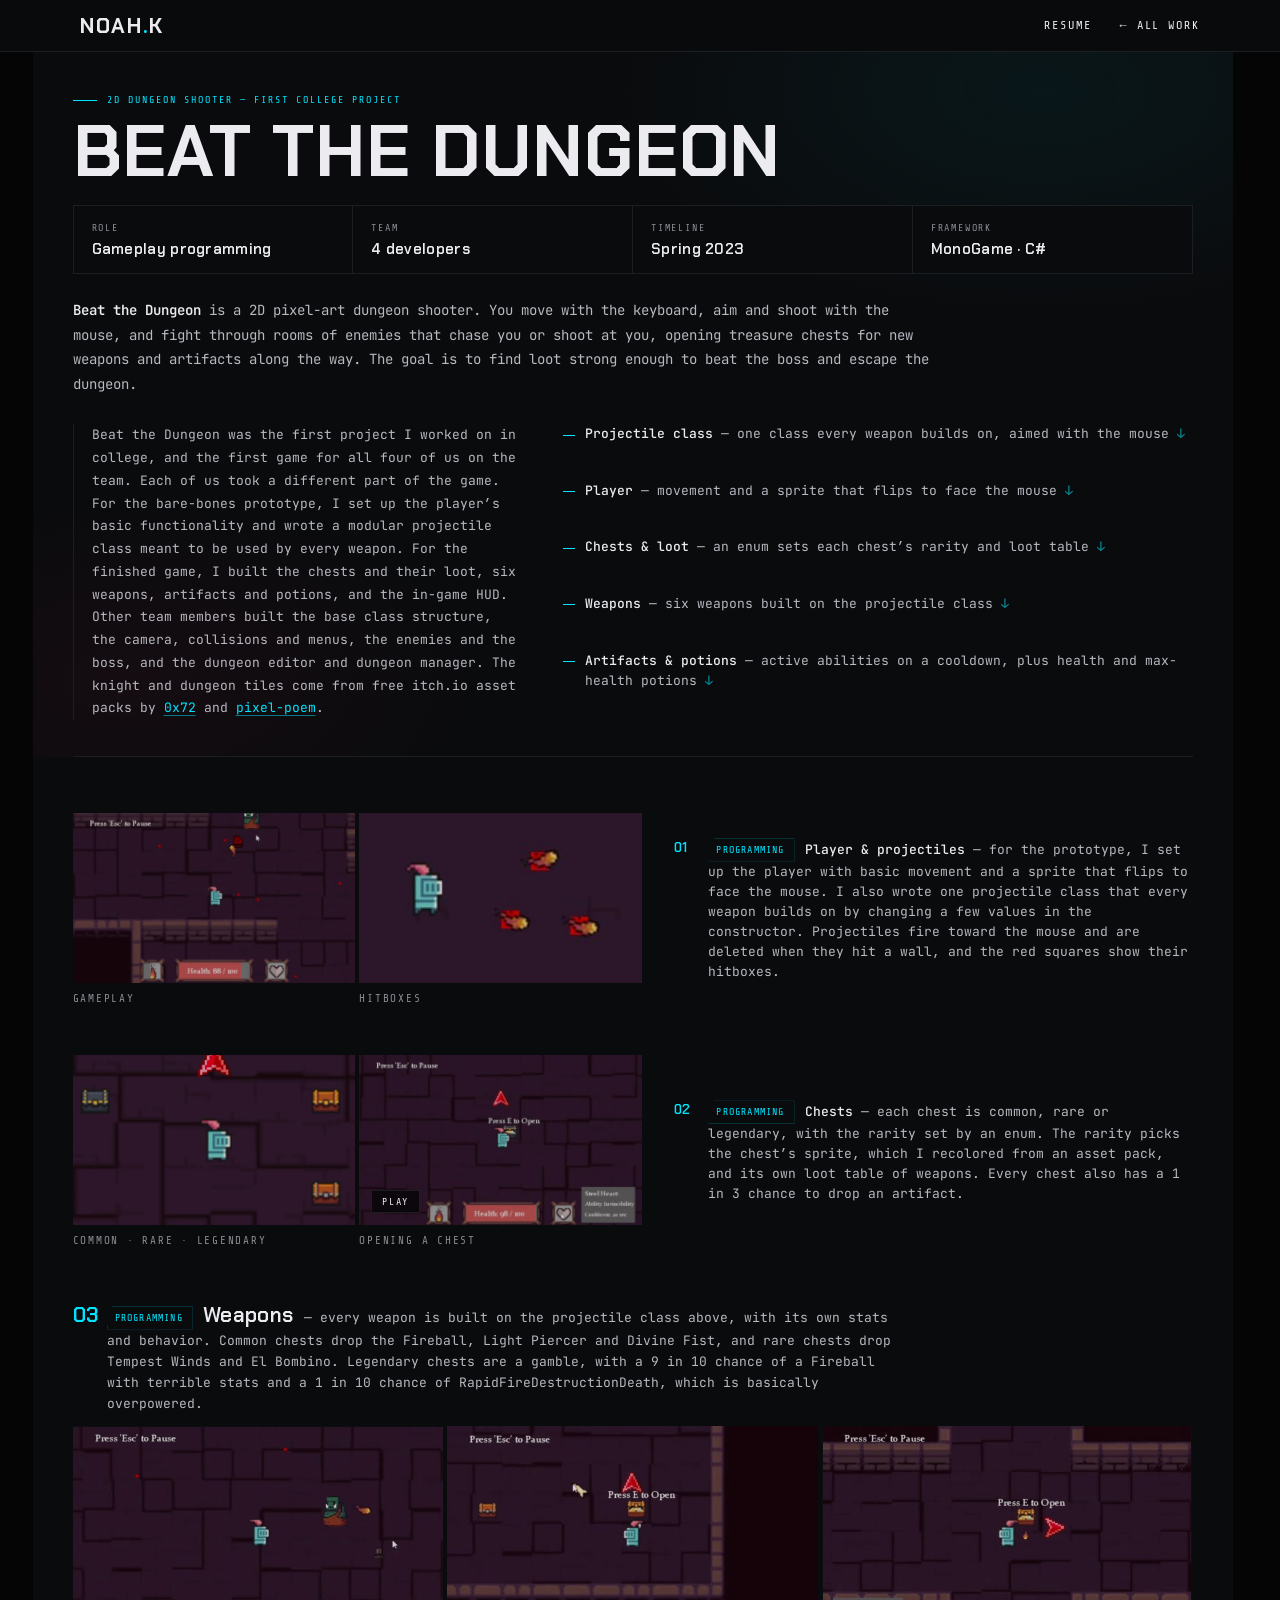
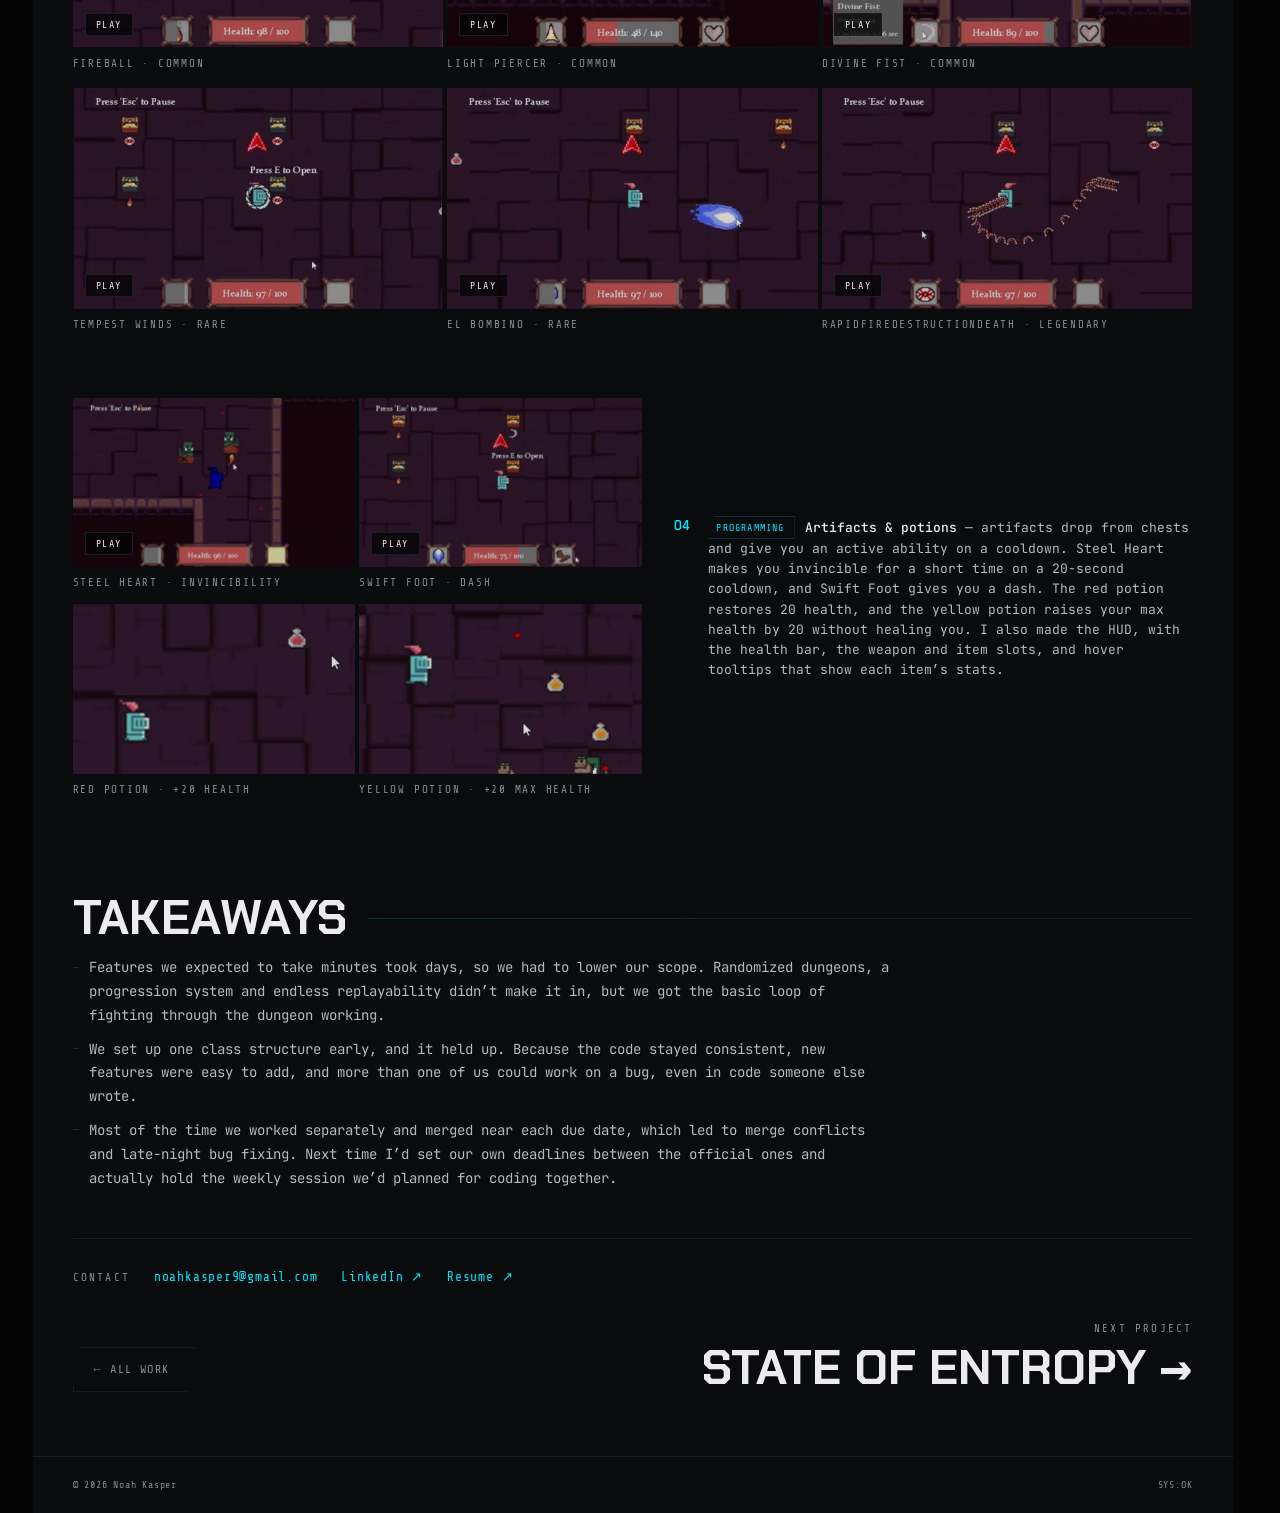
<file: projects/page-beatthedungeon.html>
<!DOCTYPE html>
<html lang="en">
<head>
  <meta charset="UTF-8">
  <meta name="viewport" content="width=device-width, initial-scale=1.0">
  <!-- BEAT THE DUNGEON -->
  <title>Beat the Dungeon — Noah Kasper</title>
  <meta name="description" content="Beat the Dungeon — Noah Kasper. A 2D pixel-art dungeon shooter made in MonoGame by a team of four, with gameplay programming by Noah.">
  <meta property="og:type" content="article">
  <meta property="og:title" content="Beat the Dungeon — Noah Kasper">
  <meta property="og:description" content="Beat the Dungeon — Noah Kasper. A 2D pixel-art dungeon shooter made in MonoGame by a team of four, with gameplay programming by Noah.">
  <meta property="og:image" content="https://noahsark13.github.io/images/og/beatthedungeon.jpg">
  <meta property="og:url" content="https://noahsark13.github.io/projects/page-beatthedungeon.html">
  <meta name="twitter:card" content="summary_large_image">
  <link rel="canonical" href="https://noahsark13.github.io/projects/page-beatthedungeon.html">
  <link rel="icon" href="../favicon-32.png?v=3" type="image/png" sizes="32x32">
  <link rel="icon" href="../favicon.svg?v=3" type="image/svg+xml">
  <link rel="apple-touch-icon" href="../apple-touch-icon.png?v=3">
  <link rel="preconnect" href="https://fonts.googleapis.com">
  <link rel="preconnect" href="https://fonts.gstatic.com" crossorigin>
  <link href="https://fonts.googleapis.com/css2?family=Chakra+Petch:wght@600;700&family=JetBrains+Mono:wght@400;500&family=Share+Tech+Mono&display=swap" rel="stylesheet">
  <link rel="stylesheet" href="../style.css?v=87">
  <script src="../js/reel.js?v=12" defer></script>
</head>
<body>

<nav>
  <a class="logo" href="../index.html">NOAH<span>.</span>K</a>
  <div class="nav-r">
    <a href="../Noah_Kasper_Resume.pdf" target="_blank" rel="noopener">Resume<span class="sr-only"> (opens in a new tab)</span></a>
    <a class="nav-back" href="../index.html#work">All Work</a>
  </div>
</nav>

<main class="reel reel-nostage">

  <header class="reel-head">
    <div class="reel-titlebar">
      <div>
        <div class="hero-eyebrow">2D Dungeon Shooter — First College Project</div>
        <h1 class="reel-title">BEAT THE DUNGEON</h1>
      </div>
    </div>

    <dl class="reel-facts">
      <div class="reel-fact"><dt>Role</dt><dd>Gameplay programming</dd></div>
      <div class="reel-fact"><dt>Team</dt><dd>4 developers</dd></div>
      <div class="reel-fact"><dt>Timeline</dt><dd>Spring 2023</dd></div>
      <div class="reel-fact"><dt>Framework</dt><dd>MonoGame · C#</dd></div>
    </dl>

    <p class="reel-about"><strong>Beat the Dungeon</strong> is a 2D pixel-art dungeon shooter. You move with the keyboard, aim and shoot with the mouse, and fight through rooms of enemies that chase you or shoot at you, opening treasure chests for new weapons and artifacts along the way. The goal is to find loot strong enough to beat the boss and escape the dungeon.</p>

    <div class="reel-brief">
      <p class="reel-pitch">Beat the Dungeon was the first project I worked on in college, and the first game for all four of us on the team. Each of us took a different part of the game. For the bare-bones prototype, I set up the player’s basic functionality and wrote a modular projectile class meant to be used by every weapon. For the finished game, I built the chests and their loot, six weapons, artifacts and potions, and the in-game HUD. Other team members built the base class structure, the camera, collisions and menus, the enemies and the boss, and the dungeon editor and dungeon manager. The knight and dungeon tiles come from free itch.io asset packs by <a href="https://0x72.itch.io/dungeontileset-ii" target="_blank" rel="noopener">0x72<span class="sr-only"> (opens in a new tab)</span></a> and <a href="https://pixel-poem.itch.io/dungeon-assetpuck" target="_blank" rel="noopener">pixel-poem<span class="sr-only"> (opens in a new tab)</span></a>.</p>
      <ul class="reel-points">
        <li><a href="#b-projectile"><b>Projectile class</b> — one class every weapon builds on, aimed with the mouse</a></li>
        <li><a href="#b-projectile"><b>Player</b> — movement and a sprite that flips to face the mouse</a></li>
        <li><a href="#b-chests"><b>Chests &amp; loot</b> — an enum sets each chest’s rarity and loot table</a></li>
        <li><a href="#b-weapons"><b>Weapons</b> — six weapons built on the projectile class</a></li>
        <li><a href="#b-artifacts"><b>Artifacts &amp; potions</b> — active abilities on a cooldown, plus health and max-health potions</a></li>
      </ul>
    </div>
  </header>

  <div class="reel-body">

    <!-- PLAYER & PROJECTILES -->
    <figure class="reel-block side side-wide side-grid" id="b-projectile">
      <div class="reel-pair reel-grid2" style="--ar: 5 / 3">
        <div class="reel-tile">
          <div class="reel-media">
            <video data-loop controls muted loop playsinline preload="none"
                   width="1200" height="720" poster="../images/beatthedungeon/gameplay-poster.jpg"
                   aria-label="The knight moving through dungeon rooms and shooting fireballs at orcs, flipping to face the mouse, with the health bar and item slots along the bottom">
              <source src="../images/beatthedungeon/gameplay.mp4" type="video/mp4">
            </video>
          </div>
          <p class="reel-tile-label">Gameplay</p>
        </div>
        <div class="reel-tile">
          <div class="reel-media"><a href="../images/beatthedungeon/projectile-ranged.webp" data-zoom data-zoom-group="btd" data-caption="Projectile class — the red squares are the hitboxes, here a 20 by 20 hitbox at speed 8"><img src="../images/beatthedungeon/projectile-ranged.webp" width="632" height="422" loading="lazy" decoding="async" alt="Three fireballs flying away from the knight, each with a small red square hitbox"></a></div>
          <p class="reel-tile-label">Hitboxes</p>
        </div>
      </div>
      <figcaption class="reel-cap"><span class="entry-tag">Programming</span> <b>Player &amp; projectiles</b> — for the prototype, I set up the player with basic movement and a sprite that flips to face the mouse. I also wrote one projectile class that every weapon builds on by changing a few values in the constructor. Projectiles fire toward the mouse and are deleted when they hit a wall, and the red squares show their hitboxes.</figcaption>
    </figure>

    <!-- CHESTS -->
    <figure class="reel-block side side-wide side-grid" id="b-chests">
      <div class="reel-pair reel-grid2" style="--ar: 5 / 3">
        <div class="reel-tile">
          <div class="reel-media"><a href="../images/beatthedungeon/chest-rarities.webp" data-zoom data-zoom-group="btd" data-caption="Chests — common, rare and legendary, each a recolored sprite with its own loot table"><img src="../images/beatthedungeon/chest-rarities.webp" style="object-position: 20% 50%" width="1064" height="530" loading="lazy" decoding="async" alt="Three chests around the knight in a dungeon room, a dark legendary chest and two orange chests with different trim"></a></div>
          <p class="reel-tile-label">Common · rare · legendary</p>
        </div>
        <div class="reel-tile">
          <div class="reel-media">
            <video data-loop controls muted loop playsinline preload="none"
                   width="600" height="358" poster="../images/beatthedungeon/chest-open-poster.jpg"
                   aria-label="The knight opens a chest with E and an artifact drops out, then shows up in the item slot with its tooltip">
              <source src="../images/beatthedungeon/chest-open.mp4" type="video/mp4">
            </video>
          </div>
          <p class="reel-tile-label">Opening a chest</p>
        </div>
      </div>
      <figcaption class="reel-cap"><span class="entry-tag">Programming</span> <b>Chests</b> — each chest is common, rare or legendary, with the rarity set by an enum. The rarity picks the chest’s sprite, which I recolored from an asset pack, and its own loot table of weapons. Every chest also has a 1 in 3 chance to drop an artifact.</figcaption>
    </figure>

    <!-- WEAPONS -->
    <figure class="reel-block key" id="b-weapons">
      <figcaption class="reel-cap"><span class="entry-tag">Programming</span> <b>Weapons</b> — every weapon is built on the projectile class above, with its own stats and behavior. Common chests drop the Fireball, Light Piercer and Divine Fist, and rare chests drop Tempest Winds and El Bombino. Legendary chests are a gamble, with a 9 in 10 chance of a Fireball with terrible stats and a 1 in 10 chance of RapidFireDestructionDeath, which is basically overpowered.</figcaption>
      <div class="reel-trio reel-grid" style="--ar: 600 / 358">
        <div class="reel-tile">
          <div class="reel-media">
            <video data-loop controls muted loop playsinline preload="none"
                   width="600" height="356" poster="../images/beatthedungeon/weapon-fireball-poster.jpg"
                   aria-label="Shooting fireballs at an orc enemy">
              <source src="../images/beatthedungeon/weapon-fireball.mp4" type="video/mp4">
            </video>
          </div>
          <p class="reel-tile-label">Fireball · common</p>
        </div>
        <div class="reel-tile">
          <div class="reel-media">
            <video data-loop controls muted loop playsinline preload="none"
                   width="600" height="358" poster="../images/beatthedungeon/weapon-lightpiercer-poster.jpg"
                   aria-label="Firing the Light Piercer, a fast golden shot">
              <source src="../images/beatthedungeon/weapon-lightpiercer.mp4" type="video/mp4">
            </video>
          </div>
          <p class="reel-tile-label">Light Piercer · common</p>
        </div>
        <div class="reel-tile">
          <div class="reel-media">
            <video data-loop controls muted loop playsinline preload="none"
                   width="600" height="360" poster="../images/beatthedungeon/weapon-divinefist-poster.jpg"
                   aria-label="Firing the Divine Fist, with its damage and cooldown tooltip">
              <source src="../images/beatthedungeon/weapon-divinefist.mp4" type="video/mp4">
            </video>
          </div>
          <p class="reel-tile-label">Divine Fist · common</p>
        </div>
        <div class="reel-tile">
          <div class="reel-media">
            <video data-loop controls muted loop playsinline preload="none"
                   width="600" height="360" poster="../images/beatthedungeon/weapon-tempestwinds-poster.jpg"
                   aria-label="Tempest Winds firing a ring of wind blades outward from the knight">
              <source src="../images/beatthedungeon/weapon-tempestwinds.mp4" type="video/mp4">
            </video>
          </div>
          <p class="reel-tile-label">Tempest Winds · rare</p>
        </div>
        <div class="reel-tile">
          <div class="reel-media">
            <video data-loop controls muted loop playsinline preload="none"
                   width="600" height="358" poster="../images/beatthedungeon/weapon-elbombino-poster.jpg"
                   aria-label="El Bombino launching a large blue blast">
              <source src="../images/beatthedungeon/weapon-elbombino.mp4" type="video/mp4">
            </video>
          </div>
          <p class="reel-tile-label">El Bombino · rare</p>
        </div>
        <div class="reel-tile">
          <div class="reel-media">
            <video data-loop controls muted loop playsinline preload="none"
                   width="600" height="358" poster="../images/beatthedungeon/weapon-rapidfire-poster.jpg"
                   aria-label="RapidFireDestructionDeath firing a long, dense stream of projectiles">
              <source src="../images/beatthedungeon/weapon-rapidfire.mp4" type="video/mp4">
            </video>
          </div>
          <p class="reel-tile-label">RapidFire<wbr>Destruction<wbr>Death · legendary</p>
        </div>
      </div>
    </figure>

    <!-- ARTIFACTS & POTIONS -->
    <figure class="reel-block side side-wide side-grid" id="b-artifacts">
      <div class="reel-pair reel-grid2" style="--ar: 5 / 3">
        <div class="reel-tile">
          <div class="reel-media">
            <video data-loop controls muted loop playsinline preload="none"
                   width="600" height="362" poster="../images/beatthedungeon/artifact-steelheart-poster.jpg"
                   aria-label="Using Steel Heart: the knight turns blue and invincible while orcs attack">
              <source src="../images/beatthedungeon/artifact-steelheart.mp4" type="video/mp4">
            </video>
          </div>
          <p class="reel-tile-label">Steel Heart · invincibility</p>
        </div>
        <div class="reel-tile">
          <div class="reel-media">
            <video data-loop controls muted loop playsinline preload="none"
                   width="600" height="358" poster="../images/beatthedungeon/artifact-swiftfoot-poster.jpg"
                   aria-label="Picking up Swift Foot, its tooltip showing Ability Dash and the cooldown">
              <source src="../images/beatthedungeon/artifact-swiftfoot.mp4" type="video/mp4">
            </video>
          </div>
          <p class="reel-tile-label">Swift Foot · dash</p>
        </div>
        <div class="reel-tile">
          <div class="reel-media"><a href="../images/beatthedungeon/potion-red.webp" data-zoom data-zoom-group="btd" data-caption="Red potion — restores 20 health"><img src="../images/beatthedungeon/potion-red.webp" width="489" height="262" loading="lazy" decoding="async" alt="A small red potion on the dungeon floor near the knight"></a></div>
          <p class="reel-tile-label">Red potion · +20 health</p>
        </div>
        <div class="reel-tile">
          <div class="reel-media"><a href="../images/beatthedungeon/potion-yellow.webp" data-zoom data-zoom-group="btd" data-caption="Yellow potion — raises max health by 20 without healing"><img src="../images/beatthedungeon/potion-yellow.webp" width="511" height="281" loading="lazy" decoding="async" alt="Two small yellow potions on the dungeon floor near the knight"></a></div>
          <p class="reel-tile-label">Yellow potion · +20 max health</p>
        </div>
      </div>
      <figcaption class="reel-cap"><span class="entry-tag">Programming</span> <b>Artifacts &amp; potions</b> — artifacts drop from chests and give you an active ability on a cooldown. Steel Heart makes you invincible for a short time on a 20-second cooldown, and Swift Foot gives you a dash. The red potion restores 20 health, and the yellow potion raises your max health by 20 without healing you. I also made the HUD, with the health bar, the weapon and item slots, and hover tooltips that show each item’s stats.</figcaption>
    </figure>

    <h2 class="reel-group" id="takeaways">Takeaways</h2>
    <ul class="reel-pm-list reel-takeaways">
      <li>Features we expected to take minutes took days, so we had to lower our scope. Randomized dungeons, a progression system and endless replayability didn’t make it in, but we got the basic loop of fighting through the dungeon working.</li>
      <li>We set up one class structure early, and it held up. Because the code stayed consistent, new features were easy to add, and more than one of us could work on a bug, even in code someone else wrote.</li>
      <li>Most of the time we worked separately and merged near each due date, which led to merge conflicts and late-night bug fixing. Next time I’d set our own deadlines between the official ones and actually hold the weekly session we’d planned for coding together.</li>
    </ul>

    <div class="reel-end">
      <div class="reel-contact">
        <span class="reel-contact-k">Contact</span>
        <a href="mailto:noahkasper9@gmail.com">noahkasper9@gmail.com</a>
        <a href="https://www.linkedin.com/in/noahkasper/" target="_blank" rel="noopener">LinkedIn <span aria-hidden="true">↗</span><span class="sr-only"> (opens in a new tab)</span></a>
        <a href="../Noah_Kasper_Resume.pdf" target="_blank" rel="noopener">Resume <span aria-hidden="true">↗</span><span class="sr-only"> (opens in a new tab)</span></a>
      </div>
      <a class="dl-btn dl-secondary" href="../index.html#work"><span aria-hidden="true">← </span>All Work</a>
      <a class="reel-next" href="page-entropy.html">
        <span class="reel-next-k">Next project</span>
        <span class="reel-next-v">STATE OF ENTROPY&nbsp;<span aria-hidden="true">→</span></span>
      </a>
    </div>
  </div>
</main>

<footer>
  <span class="foot-l">© 2026 Noah Kasper</span>
  <span class="foot-r" aria-hidden="true">SYS:OK</span>
</footer>
</body>
</html>
</file>
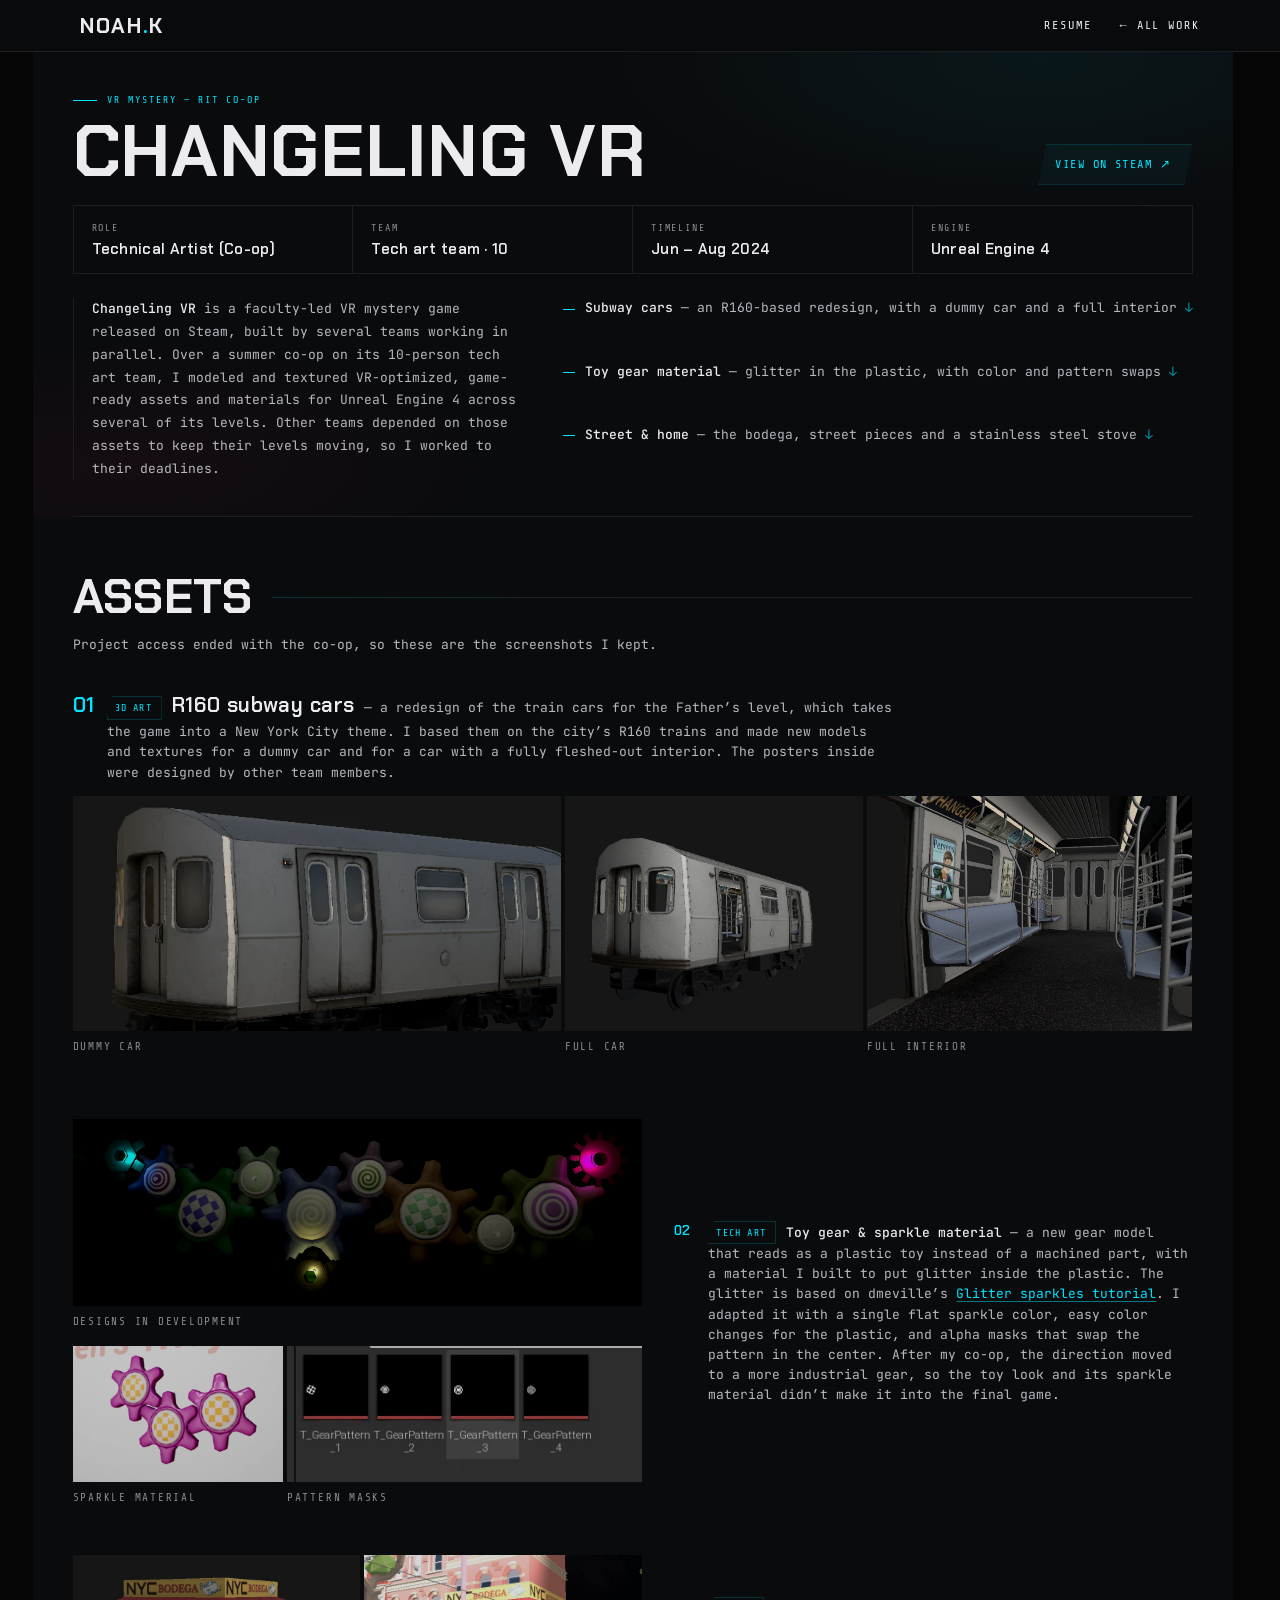
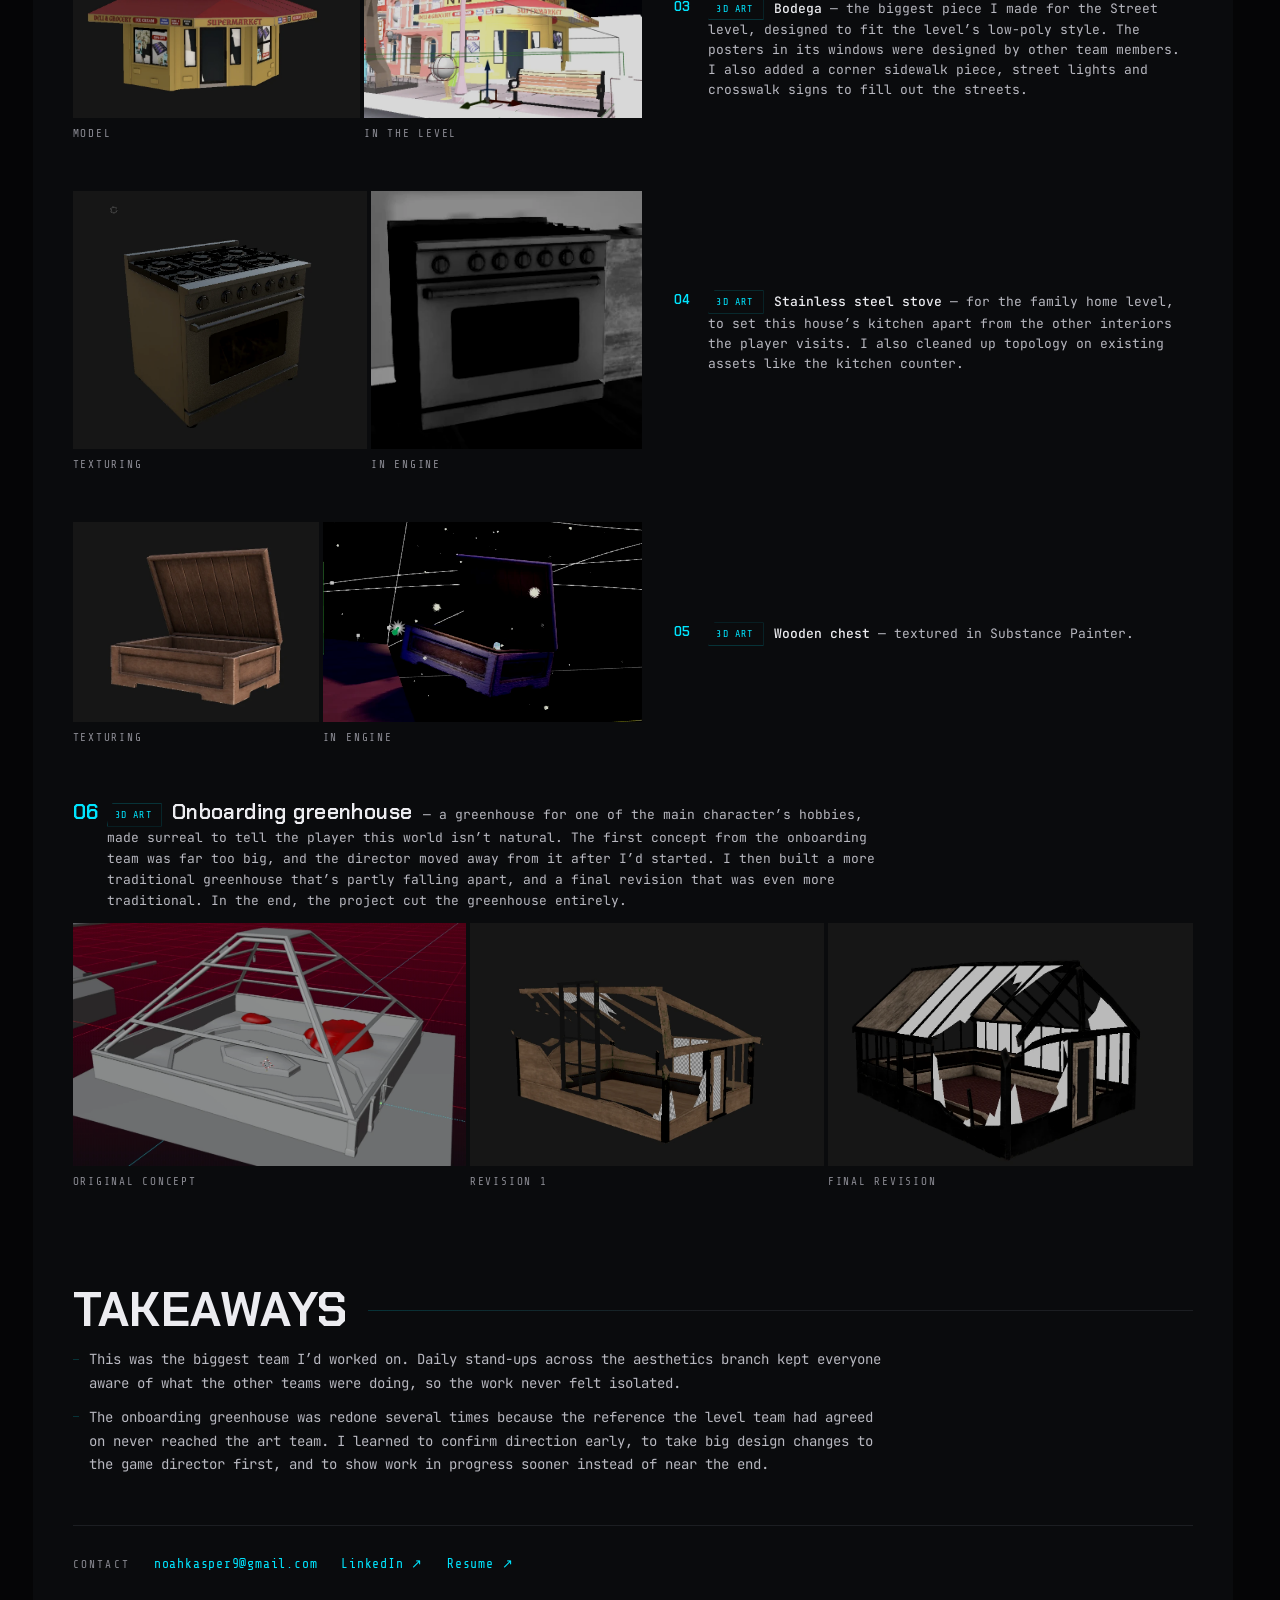
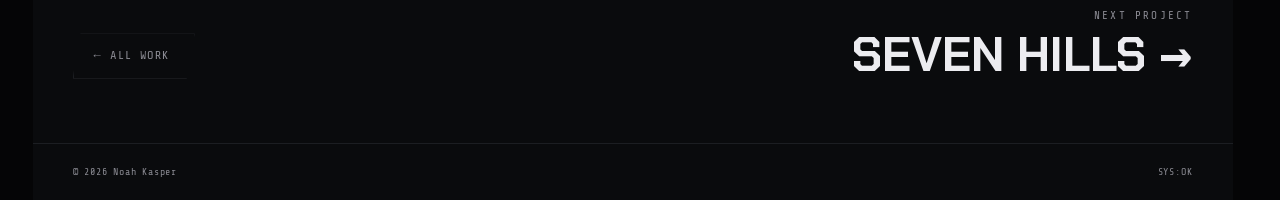
<file: projects/page-changeling.html>
<!DOCTYPE html>
<html lang="en">
<head>
  <meta charset="UTF-8">
  <meta name="viewport" content="width=device-width, initial-scale=1.0">
  <!-- CHANGELING VR -->
  <title>Changeling VR — Noah Kasper</title>
  <meta name="description" content="Changeling VR — Noah Kasper. A technical art co-op on a faculty-led VR mystery game released on Steam.">
  <meta property="og:type" content="article">
  <meta property="og:title" content="Changeling VR — Noah Kasper">
  <meta property="og:description" content="Changeling VR — Noah Kasper. A technical art co-op on a faculty-led VR mystery game released on Steam.">
  <meta property="og:image" content="https://noahsark13.github.io/images/og/changeling.jpg">
  <meta property="og:url" content="https://noahsark13.github.io/projects/page-changeling.html">
  <meta name="twitter:card" content="summary_large_image">
  <link rel="canonical" href="https://noahsark13.github.io/projects/page-changeling.html">
  <link rel="icon" href="../favicon-32.png?v=3" type="image/png" sizes="32x32">
  <link rel="icon" href="../favicon.svg?v=3" type="image/svg+xml">
  <link rel="apple-touch-icon" href="../apple-touch-icon.png?v=3">
  <link rel="preconnect" href="https://fonts.googleapis.com">
  <link rel="preconnect" href="https://fonts.gstatic.com" crossorigin>
  <link href="https://fonts.googleapis.com/css2?family=Chakra+Petch:wght@600;700&family=JetBrains+Mono:wght@400;500&family=Share+Tech+Mono&display=swap" rel="stylesheet">
  <link rel="stylesheet" href="../style.css?v=87">
  <script src="../js/reel.js?v=12" defer></script>
</head>
<body>

<nav>
  <a class="logo" href="../index.html">NOAH<span>.</span>K</a>
  <div class="nav-r">
    <a href="../Noah_Kasper_Resume.pdf" target="_blank" rel="noopener">Resume<span class="sr-only"> (opens in a new tab)</span></a>
    <a class="nav-back" href="../index.html#work">All Work</a>
  </div>
</nav>

<main class="reel reel-nostage">


  <header class="reel-head">
    <div class="reel-titlebar">
      <div>
        <div class="hero-eyebrow">VR Mystery — RIT Co-op</div>
        <h1 class="reel-title">CHANGELING VR</h1>
      </div>
      <div class="reel-links">
        <a class="hero-cta" href="https://store.steampowered.com/app/3182270/Changeling_VR/" target="_blank" rel="noopener">View on Steam <span aria-hidden="true">↗</span><span class="sr-only"> (opens in a new tab)</span></a>
      </div>
    </div>

    <dl class="reel-facts">
      <div class="reel-fact"><dt>Role</dt><dd>Technical Artist (Co-op)</dd></div>
      <div class="reel-fact"><dt>Team</dt><dd>Tech art team · 10</dd></div>
      <div class="reel-fact"><dt>Timeline</dt><dd>Jun – Aug 2024</dd></div>
      <div class="reel-fact"><dt>Engine</dt><dd>Unreal Engine 4</dd></div>
    </dl>

    <div class="reel-brief">
      <p class="reel-pitch"><strong>Changeling VR</strong> is a faculty-led VR mystery game released on Steam, built by several teams working in parallel. Over a summer co-op on its 10-person tech art team, I modeled and textured VR-optimized, game-ready assets and materials for Unreal Engine 4 across several of its levels. Other teams depended on those assets to keep their levels moving, so I worked to their deadlines.</p>
      <ul class="reel-points">
        <li><a href="#b-train"><b>Subway cars</b> — an R160-based redesign, with a dummy car and a full interior</a></li>
        <li><a href="#b-gear"><b>Toy gear material</b> — glitter in the plastic, with color and pattern swaps</a></li>
        <li><a href="#b-bodega"><b>Street &amp; home</b> — the bodega, street pieces and a stainless steel stove</a></li>
      </ul>
    </div>
  </header>

  <div class="reel-body">

    <!-- ASSETS -->
    <h2 class="reel-group">Assets</h2>
    <p class="reel-group-intro">Project access ended with the co-op, so these are the screenshots I kept.</p>

    <figure class="reel-block key" id="b-train">
      <figcaption class="reel-cap"><span class="entry-tag">3D Art</span> <b>R160 subway cars</b> — a redesign of the train cars for the Father’s level, which takes the game into a New York City theme. I based them on the city’s R160 trains and made new models and textures for a dummy car and for a car with a fully fleshed-out interior. The posters inside were designed by other team members.</figcaption>
      <div class="reel-trio reel-grid reel-justify" style="--ar: 3 / 2; --cols: minmax(0, 2.080fr) minmax(0, 1.269fr) minmax(0, 1.387fr)">
        <div class="reel-tile" style="--tar: 678 / 326">
          <div class="reel-media"><a href="../images/changeling/train-dummy.webp" data-zoom data-zoom-group="changeling" data-caption="R160 subway car — the dummy car"><img src="../images/changeling/train-dummy.webp" width="678" height="326" loading="lazy" decoding="async" alt="A silver New York City R160-style subway car with closed doors and frosted windows, the dummy version with no interior"></a></div>
          <p class="reel-tile-label">Dummy car</p>
        </div>
        <div class="reel-tile" style="--tar: 977 / 770">
          <div class="reel-media"><a href="../images/changeling/train-exterior.webp" data-zoom data-zoom-group="changeling" data-caption="R160 subway car — the full car from outside, its open doors showing the interior"><img src="../images/changeling/train-exterior.webp" width="977" height="770" loading="lazy" decoding="async" alt="The full R160-style subway car seen from outside, its open doors showing the interior"></a></div>
          <p class="reel-tile-label">Full car</p>
        </div>
        <div class="reel-tile" style="--tar: 1139 / 821">
          <div class="reel-media"><a href="../images/changeling/train-interior.webp" data-zoom data-zoom-group="changeling" data-caption="R160 subway car — the fully built interior (posters by other team members)"><img src="../images/changeling/train-interior.webp" width="1139" height="821" loading="lazy" decoding="async" alt="Inside the subway car: blue bench seats, steel grab poles and handrails, windows and end doors"></a></div>
          <p class="reel-tile-label">Full interior</p>
        </div>
      </div>
    </figure>

    <figure class="reel-block side side-wide side-grid" id="b-gear">
      <!-- In-development set on its own row; sparkle and masks below -->
      <div class="reel-trio reel-grid reel-justify" style="--ar: 2 / 1; --cols: minmax(0, 1.549fr) minmax(0, 2.616fr)">
        <div class="reel-tile reel-tile--span" style="--tar: 1055 / 345">
          <div class="reel-media"><a href="../images/changeling/gear-designs.webp" data-zoom data-zoom-group="changeling" data-caption="Toy gears in development — different sizes, pattern masks and colors"><img src="../images/changeling/gear-designs.webp" width="1055" height="345" loading="lazy" decoding="async" alt="Toy gears in different sizes and colors, with checkered, spiral, ring and plain centers"></a></div>
          <p class="reel-tile-label">Designs in development</p>
        </div>
        <div class="reel-tile" style="--tar: 570 / 368">
          <div class="reel-media"><a href="../images/changeling/toy-gears.webp" data-zoom data-zoom-group="changeling" data-caption="Toy gears — the plastic material with glitter inside"><img src="../images/changeling/toy-gears.webp" width="570" height="368" loading="lazy" decoding="async" alt="Three pink plastic toy gears with yellow checkered centers"></a></div>
          <p class="reel-tile-label">Sparkle material</p>
        </div>
        <div class="reel-tile" style="--tar: 361 / 138">
          <div class="reel-media"><a href="../images/changeling/gear-patterns.webp" data-zoom data-zoom-group="changeling" data-caption="T_GearPattern 1–4 — the alpha masks that swap the pattern in the gear’s center"><img src="../images/changeling/gear-patterns.webp" width="361" height="138" loading="lazy" decoding="async" alt="Unreal content browser showing four gear pattern mask textures, T_GearPattern_1 to 4"></a></div>
          <p class="reel-tile-label">Pattern masks</p>
        </div>
      </div>
      <figcaption class="reel-cap"><span class="entry-tag">Tech Art</span> <b>Toy gear &amp; sparkle material</b> — a new gear model that reads as a plastic toy instead of a machined part, with a material I built to put glitter inside the plastic. The glitter is based on dmeville’s <a href="https://www.youtube.com/watch?v=kZh7r7BCsYU" target="_blank" rel="noopener">Glitter sparkles tutorial<span class="sr-only"> (opens in a new tab)</span></a>. I adapted it with a single flat sparkle color, easy color changes for the plastic, and alpha masks that swap the pattern in the center. After my co-op, the direction moved to a more industrial gear, so the toy look and its sparkle material didn’t make it into the final game.</figcaption>
    </figure>

    <figure class="reel-block side side-wide side-grid" id="b-bodega">
      <div class="reel-trio reel-grid reel-justify" style="--ar: 7 / 4; --cols: minmax(0, 1.759fr) minmax(0, 1.704fr)">
        <div class="reel-tile" style="--tar: 816 / 464">
          <div class="reel-media"><a href="../images/changeling/bodega.webp" data-zoom data-zoom-group="changeling" data-caption="NYC bodega — the model (window posters by other team members)"><img src="../images/changeling/bodega.webp" width="816" height="464" loading="lazy" decoding="async" alt="A low-poly New York City bodega with a red awning and yellow NYC BODEGA and SUPERMARKET signs"></a></div>
          <p class="reel-tile-label">Model</p>
        </div>
        <div class="reel-tile" style="--tar: 644 / 378">
          <div class="reel-media"><a href="../images/changeling/bodega-level.webp" data-zoom data-zoom-group="changeling" data-caption="NYC bodega — placed in the Street level, in the editor"><img src="../images/changeling/bodega-level.webp" width="644" height="378" loading="lazy" decoding="async" alt="The bodega on a street corner in the Unreal editor, with brick buildings, a street light and a bench"></a></div>
          <p class="reel-tile-label">In the level</p>
        </div>
      </div>
      <figcaption class="reel-cap"><span class="entry-tag">3D Art</span> <b>Bodega</b> — the biggest piece I made for the Street level, designed to fit the level’s low-poly style. The posters in its windows were designed by other team members. I also added a corner sidewalk piece, street lights and crosswalk signs to fill out the streets.</figcaption>
    </figure>

    <figure class="reel-block side side-wide side-grid" id="b-stove">
      <div class="reel-trio reel-grid reel-justify" style="--ar: 1 / 1; --cols: minmax(0, 1.139fr) minmax(0, 1.049fr)">
        <div class="reel-tile" style="--tar: 867 / 761">
          <div class="reel-media"><a href="../images/changeling/stove-texturing.webp" data-zoom data-zoom-group="changeling" data-caption="Stainless steel stove — texturing"><img src="../images/changeling/stove-texturing.webp" width="867" height="761" loading="lazy" decoding="async" alt="A stainless steel stove with six burners and an oven door, textured"></a></div>
          <p class="reel-tile-label">Texturing</p>
        </div>
        <div class="reel-tile" style="--tar: 302 / 288">
          <div class="reel-media"><a href="../images/changeling/stove.webp" data-zoom data-zoom-group="changeling" data-caption="Stainless steel stove — in engine"><img src="../images/changeling/stove.webp" width="302" height="288" loading="lazy" decoding="async" alt="The stove in the family home kitchen, in engine"></a></div>
          <p class="reel-tile-label">In engine</p>
        </div>
      </div>
      <figcaption class="reel-cap"><span class="entry-tag">3D Art</span> <b>Stainless steel stove</b> — for the family home level, to set this house’s kitchen apart from the other interiors the player visits. I also cleaned up topology on existing assets like the kitchen counter.</figcaption>
    </figure>

    <figure class="reel-block side side-wide side-grid" id="b-chest">
      <div class="reel-trio reel-grid reel-justify" style="--ar: 7 / 5; --cols: minmax(0, 1.230fr) minmax(0, 1.597fr)">
        <div class="reel-tile" style="--tar: 616 / 501">
          <div class="reel-media"><a href="../images/changeling/chest-texturing.webp" data-zoom data-zoom-group="changeling" data-caption="Wooden chest — texturing"><img src="../images/changeling/chest-texturing.webp" width="616" height="501" loading="lazy" decoding="async" alt="A wooden chest with its lid open, textured with wood grain and worn edges"></a></div>
          <p class="reel-tile-label">Texturing</p>
        </div>
        <div class="reel-tile" style="--tar: 535 / 335">
          <div class="reel-media"><a href="../images/changeling/chest.webp" data-zoom data-zoom-group="changeling" data-caption="Wooden chest — in engine"><img src="../images/changeling/chest.webp" width="535" height="335" loading="lazy" decoding="async" alt="The chest, lid open, in a dark scene with glowing specks and thin light lines"></a></div>
          <p class="reel-tile-label">In engine</p>
        </div>
      </div>
      <figcaption class="reel-cap"><span class="entry-tag">3D Art</span> <b>Wooden chest</b> — textured in Substance Painter.</figcaption>
    </figure>

    <!-- GREENHOUSE -->
    <figure class="reel-block key" id="b-greenhouse">
      <figcaption class="reel-cap"><span class="entry-tag">3D Art</span> <b>Onboarding greenhouse</b> — a greenhouse for one of the main character’s hobbies, made surreal to tell the player this world isn’t natural. The first concept from the onboarding team was far too big, and the director moved away from it after I’d started. I then built a more traditional greenhouse that’s partly falling apart, and a final revision that was even more traditional. In the end, the project cut the greenhouse entirely.</figcaption>
      <div class="reel-trio reel-grid reel-justify" style="--ar: 3 / 2; --cols: minmax(0, 1.623fr) minmax(0, 1.460fr) minmax(0, 1.504fr)">
        <div class="reel-tile" style="--tar: 982 / 605">
          <div class="reel-media"><a href="../images/changeling/greenhouse-concept.webp" data-zoom data-zoom-group="changeling" data-caption="Onboarding greenhouse — the original concept, blocked out in Blender"><img src="../images/changeling/greenhouse-concept.webp" width="982" height="605" loading="lazy" decoding="async" alt="An untextured blockout of a large pyramid-shaped greenhouse frame over a sunken garden bed, in Blender"></a></div>
          <p class="reel-tile-label">Original concept</p>
        </div>
        <div class="reel-tile" style="--tar: 1025 / 702">
          <div class="reel-media"><a href="../images/changeling/greenhouse-rev1.webp" data-zoom data-zoom-group="changeling" data-caption="Onboarding greenhouse — revision 1, a more traditional greenhouse that’s partly falling apart"><img src="../images/changeling/greenhouse-rev1.webp" width="1025" height="702" loading="lazy" decoding="async" alt="A wooden greenhouse with a slanted roof, broken glass panes and a missing wall section, textured"></a></div>
          <p class="reel-tile-label">Revision 1</p>
        </div>
        <div class="reel-tile" style="--tar: 994 / 661">
          <div class="reel-media"><a href="../images/changeling/greenhouse-rev2.webp" data-zoom data-zoom-group="changeling" data-caption="Onboarding greenhouse — the final revision, an even more traditional greenhouse"><img src="../images/changeling/greenhouse-rev2.webp" width="994" height="661" loading="lazy" decoding="async" alt="A dark-framed traditional greenhouse with a peaked glass roof, shattered panes and a red brick floor, textured"></a></div>
          <p class="reel-tile-label">Final revision</p>
        </div>
      </div>
    </figure>

    <!-- TAKEAWAYS -->
    <h2 class="reel-group" id="takeaways">Takeaways</h2>
    <ul class="reel-pm-list reel-takeaways">
      <li>This was the biggest team I’d worked on. Daily stand-ups across the aesthetics branch kept everyone aware of what the other teams were doing, so the work never felt isolated.</li>
      <li>The onboarding greenhouse was redone several times because the reference the level team had agreed on never reached the art team. I learned to confirm direction early, to take big design changes to the game director first, and to show work in progress sooner instead of near the end.</li>
    </ul>

    <div class="reel-end">
      <div class="reel-contact">
        <span class="reel-contact-k">Contact</span>
        <a href="mailto:noahkasper9@gmail.com">noahkasper9@gmail.com</a>
        <a href="https://www.linkedin.com/in/noahkasper/" target="_blank" rel="noopener">LinkedIn <span aria-hidden="true">↗</span><span class="sr-only"> (opens in a new tab)</span></a>
        <a href="../Noah_Kasper_Resume.pdf" target="_blank" rel="noopener">Resume <span aria-hidden="true">↗</span><span class="sr-only"> (opens in a new tab)</span></a>
      </div>
      <a class="dl-btn dl-secondary" href="../index.html#work"><span aria-hidden="true">← </span>All Work</a>
      <a class="reel-next" href="page-sevenhills.html">
        <span class="reel-next-k">Next project</span>
        <span class="reel-next-v">SEVEN HILLS&nbsp;<span aria-hidden="true">→</span></span>
      </a>
    </div>
  </div>
</main>

<footer>
  <span class="foot-l">© 2026 Noah Kasper</span>
  <span class="foot-r" aria-hidden="true">SYS:OK</span>
</footer>
</body>
</html>
</file>
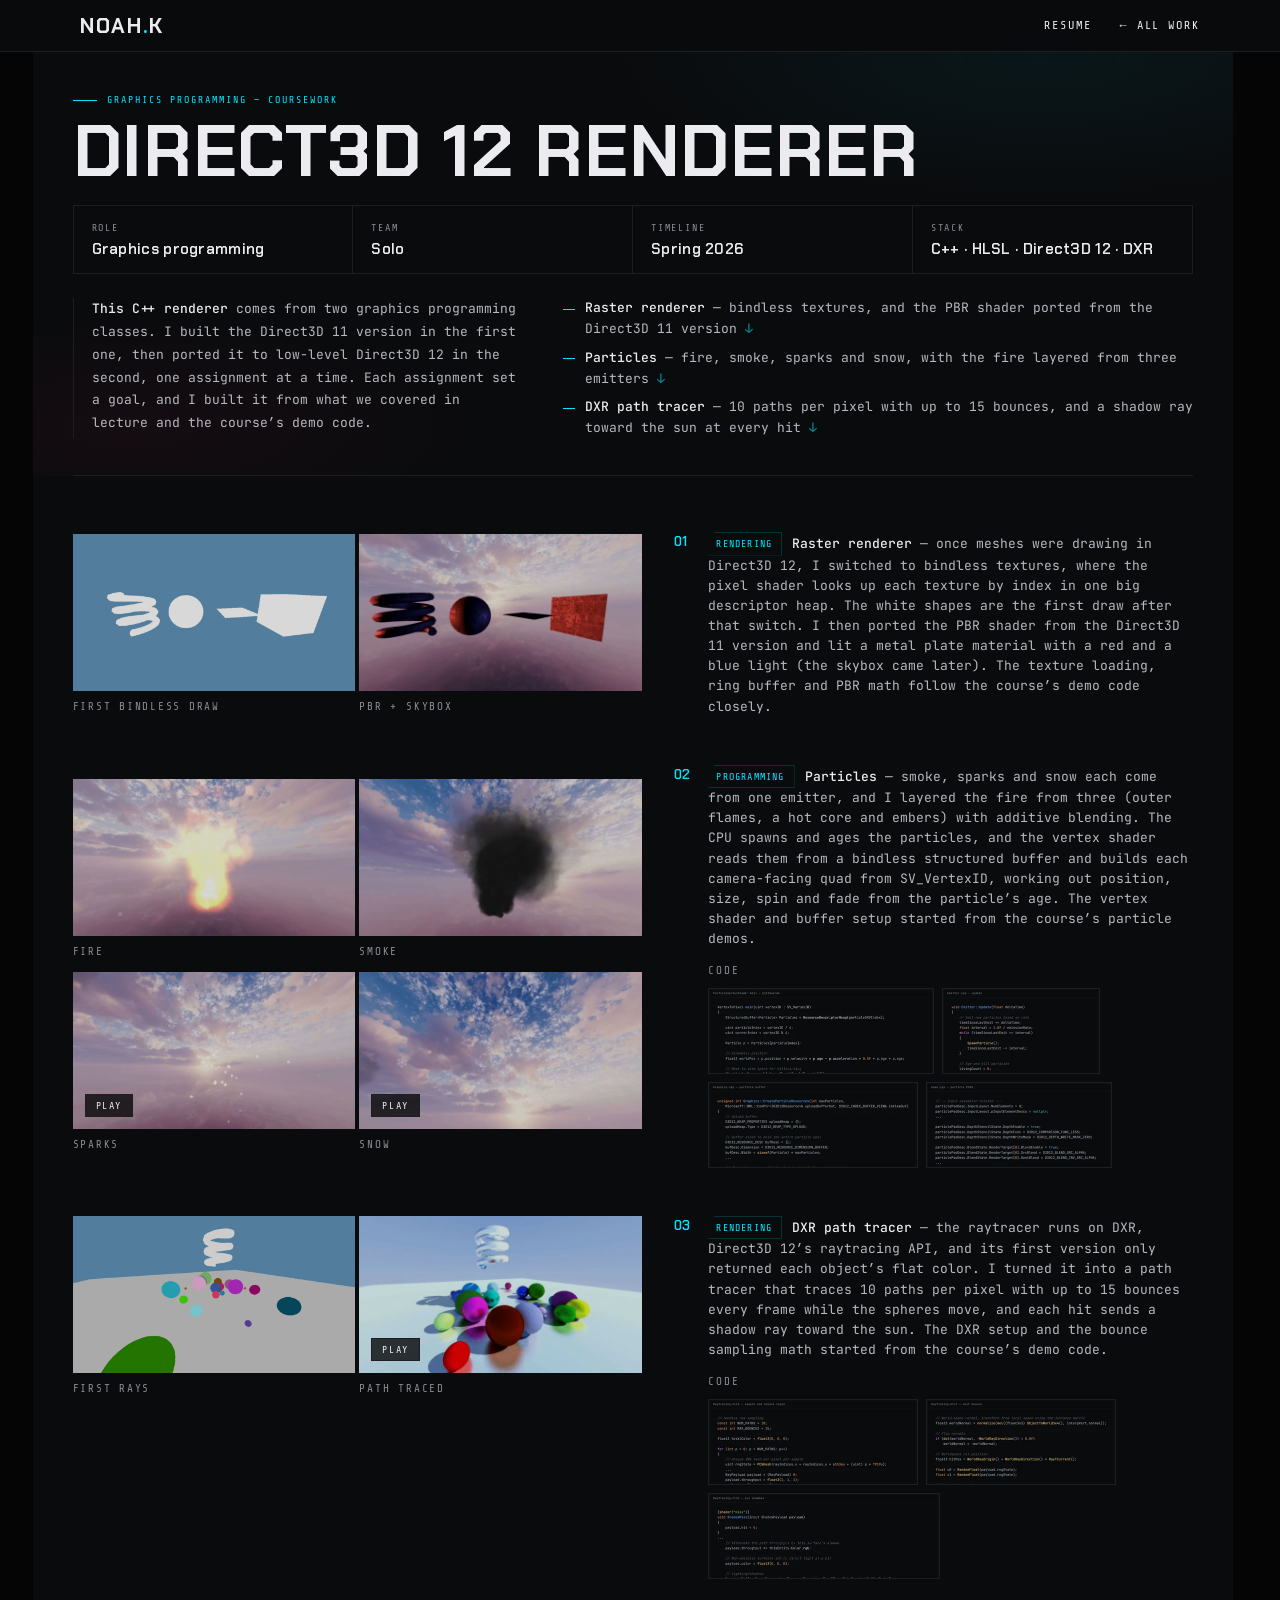
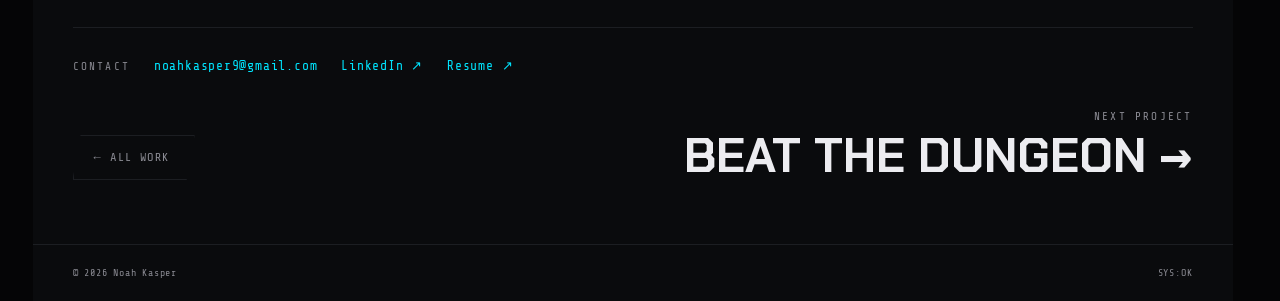
<file: projects/page-d3d12.html>
<!DOCTYPE html>
<html lang="en">
<head>
  <meta charset="UTF-8">
  <meta name="viewport" content="width=device-width, initial-scale=1.0">
  <!-- DIRECT3D 12 RENDERER -->
  <title>Direct3D 12 Renderer — Noah Kasper</title>
  <meta name="description" content="Direct3D 12 Renderer — Noah Kasper. A C++ renderer from two graphics programming classes, ported from Direct3D 11 to Direct3D 12, with PBR, bindless textures, particles and a DXR path tracer.">
  <meta property="og:type" content="article">
  <meta property="og:title" content="Direct3D 12 Renderer — Noah Kasper">
  <meta property="og:description" content="Direct3D 12 Renderer — Noah Kasper. A C++ renderer from two graphics programming classes, ported from Direct3D 11 to Direct3D 12, with PBR, bindless textures, particles and a DXR path tracer.">
  <meta property="og:image" content="https://noahsark13.github.io/images/og/d3d12.jpg">
  <meta property="og:url" content="https://noahsark13.github.io/projects/page-d3d12.html">
  <meta name="twitter:card" content="summary_large_image">
  <link rel="canonical" href="https://noahsark13.github.io/projects/page-d3d12.html">
  <link rel="icon" href="../favicon-32.png?v=3" type="image/png" sizes="32x32">
  <link rel="icon" href="../favicon.svg?v=3" type="image/svg+xml">
  <link rel="apple-touch-icon" href="../apple-touch-icon.png?v=3">
  <link rel="preconnect" href="https://fonts.googleapis.com">
  <link rel="preconnect" href="https://fonts.gstatic.com" crossorigin>
  <link href="https://fonts.googleapis.com/css2?family=Chakra+Petch:wght@600;700&family=JetBrains+Mono:wght@400;500&family=Share+Tech+Mono&display=swap" rel="stylesheet">
  <link rel="stylesheet" href="../style.css?v=87">
  <script src="../js/reel.js?v=12" defer></script>
</head>
<body>

<nav>
  <a class="logo" href="../index.html">NOAH<span>.</span>K</a>
  <div class="nav-r">
    <a href="../Noah_Kasper_Resume.pdf" target="_blank" rel="noopener">Resume<span class="sr-only"> (opens in a new tab)</span></a>
    <a class="nav-back" href="../index.html#work">All Work</a>
  </div>
</nav>

<main class="reel reel-nostage">

  <header class="reel-head">
    <div class="reel-titlebar">
      <div>
        <div class="hero-eyebrow">Graphics Programming — Coursework</div>
        <h1 class="reel-title">DIRECT3D 12 RENDERER</h1>
      </div>
    </div>

    <dl class="reel-facts">
      <div class="reel-fact"><dt>Role</dt><dd>Graphics programming</dd></div>
      <div class="reel-fact"><dt>Team</dt><dd>Solo</dd></div>
      <div class="reel-fact"><dt>Timeline</dt><dd>Spring 2026</dd></div>
      <div class="reel-fact"><dt>Stack</dt><dd>C++ · HLSL · Direct3D 12 · DXR</dd></div>
    </dl>

    <div class="reel-brief">
      <p class="reel-pitch"><strong>This C++ renderer</strong> comes from two graphics programming classes. I built the Direct3D 11 version in the first one, then ported it to low-level Direct3D 12 in the second, one assignment at a time. Each assignment set a goal, and I built it from what we covered in lecture and the course’s demo code.</p>
      <ul class="reel-points">
        <li><a href="#b-raster"><b>Raster renderer</b> — bindless textures, and the PBR shader ported from the Direct3D 11 version</a></li>
        <li><a href="#b-particles"><b>Particles</b> — fire, smoke, sparks and snow, with the fire layered from three emitters</a></li>
        <li><a href="#b-dxr"><b>DXR path tracer</b> — 10 paths per pixel with up to 15 bounces, and a shadow ray toward the sun at every hit</a></li>
      </ul>
    </div>
  </header>

  <div class="reel-body">

    <!-- RASTER RENDERER -->
    <figure class="reel-block side side-wide side-grid" id="b-raster">
      <div class="reel-pair reel-grid2" style="--ar: 9 / 5">
        <div class="reel-tile">
          <div class="reel-media"><a href="../images/d3d12/bindless-meshes.webp" data-zoom data-zoom-group="d3d12" data-caption="First bindless draw — the test meshes drawing as flat white shapes, before any materials"><img src="../images/d3d12/bindless-meshes.webp" width="1900" height="1063" loading="lazy" decoding="async" alt="A helix, sphere, flat quad and cube drawn as flat white shapes on a blue background"></a></div>
          <p class="reel-tile-label">First bindless draw</p>
        </div>
        <div class="reel-tile">
          <div class="reel-media">
            <video data-loop controls muted loop playsinline preload="none"
                   width="600" height="334" poster="../images/d3d12/raster-pbr-poster.jpg"
                   aria-label="The helix, sphere, quad and cube turning slowly with metal plate PBR materials, lit red and blue, in front of a cloudy sky">
              <source src="../images/d3d12/raster-pbr.mp4" type="video/mp4">
            </video>
          </div>
          <p class="reel-tile-label">PBR + skybox</p>
        </div>
      </div>
      <figcaption class="reel-cap"><span class="entry-tag">Rendering</span> <b>Raster renderer</b> — once meshes were drawing in Direct3D 12, I switched to bindless textures, where the pixel shader looks up each texture by index in one big descriptor heap. The white shapes are the first draw after that switch. I then ported the PBR shader from the Direct3D 11 version and lit a metal plate material with a red and a blue light (the skybox came later). The texture loading, ring buffer and PBR math follow the course’s demo code closely.</figcaption>
    </figure>

    <!-- PARTICLES -->
    <figure class="reel-block side side-wide side-grid" id="b-particles">
      <div class="reel-pair reel-grid2" style="--ar: 9 / 5">
        <div class="reel-tile">
          <div class="reel-media">
            <video data-loop controls muted loop playsinline preload="none"
                   width="600" height="334" poster="../images/d3d12/particles-fire-poster.jpg"
                   aria-label="A layered fire, bright yellow at the core with orange flames and embers rising">
              <source src="../images/d3d12/particles-fire.mp4" type="video/mp4">
            </video>
          </div>
          <p class="reel-tile-label">Fire</p>
        </div>
        <div class="reel-tile">
          <div class="reel-media">
            <video data-loop controls muted loop playsinline preload="none"
                   width="600" height="332" poster="../images/d3d12/particles-smoke-poster.jpg"
                   aria-label="Dark smoke puffs growing and drifting sideways as they rise">
              <source src="../images/d3d12/particles-smoke.mp4" type="video/mp4">
            </video>
          </div>
          <p class="reel-tile-label">Smoke</p>
        </div>
        <div class="reel-tile">
          <div class="reel-media">
            <video data-loop controls muted loop playsinline preload="none"
                   width="600" height="336" poster="../images/d3d12/particles-sparks-poster.jpg"
                   aria-label="Small golden sparkles bursting upward and falling back under gravity">
              <source src="../images/d3d12/particles-sparks.mp4" type="video/mp4">
            </video>
          </div>
          <p class="reel-tile-label">Sparks</p>
        </div>
        <div class="reel-tile">
          <div class="reel-media">
            <video data-loop controls muted loop playsinline preload="none"
                   width="600" height="336" poster="../images/d3d12/particles-snow-poster.jpg"
                   aria-label="Snowflakes spinning slowly as they drift down in front of the sky">
              <source src="../images/d3d12/particles-snow.mp4" type="video/mp4">
            </video>
          </div>
          <p class="reel-tile-label">Snow</p>
        </div>
      </div>
      <figcaption class="reel-cap"><span class="entry-tag">Programming</span> <b>Particles</b> — smoke, sparks and snow each come from one emitter, and I layered the fire from three (outer flames, a hot core and embers) with additive blending. The CPU spawns and ages the particles, and the vertex shader reads them from a bindless structured buffer and builds each camera-facing quad from SV_VertexID, working out position, size, spin and fade from the particle’s age. The vertex shader and buffer setup started from the course’s particle demos. <span class="reel-under"><span class="reel-under-k">Code</span><a href="../images/d3d12/d3d12-code-billboard.webp?v=3" data-zoom data-zoom-group="d3d12-code" data-caption="Vertex shader — each particle is read from the structured buffer, moved by its velocity and acceleration, then turned into a rotated quad that faces the camera"><img src="../images/d3d12/d3d12-code-billboard-thumb.webp?v=3" width="224" height="84" loading="lazy" decoding="async" alt="HLSL code: the main function of the particle vertex shader"></a><a href="../images/d3d12/d3d12-code-update.webp?v=3" data-zoom data-zoom-group="d3d12-code" data-caption="Emitter update — spawns at a set rate, ages and kills particles, then copies the whole pool into the upload buffer"><img src="../images/d3d12/d3d12-code-update-thumb.webp?v=3" width="156" height="84" loading="lazy" decoding="async" alt="C++ code: the Emitter::Update function"></a><a href="../images/d3d12/d3d12-code-buffer.webp?v=3" data-zoom data-zoom-group="d3d12-code" data-caption="Particle buffer — the pool gets a structured buffer view in the next bindless slot, plus an index buffer of quads"><img src="../images/d3d12/d3d12-code-buffer-thumb.webp?v=3" width="208" height="84" loading="lazy" decoding="async" alt="C++ code: the Graphics::CreateParticleResources function"></a><a href="../images/d3d12/d3d12-code-blend.webp?v=3" data-zoom data-zoom-group="d3d12-code" data-caption="Particle PSOs — no input layout, depth tested but not written, and an additive copy for the fire and sparks"><img src="../images/d3d12/d3d12-code-blend-thumb.webp?v=3" width="184" height="84" loading="lazy" decoding="async" alt="C++ code: the particle pipeline state settings and the additive copy"></a></span></figcaption>
    </figure>

    <!-- DXR -->
    <figure class="reel-block side side-wide side-grid side-top" id="b-dxr">
      <div class="reel-pair reel-grid2" style="--ar: 9 / 5">
        <div class="reel-tile">
          <div class="reel-media"><a href="../images/d3d12/early-raytracing.webp" data-zoom data-zoom-group="d3d12" data-caption="First rays — each object returns its flat color, before any lighting"><img src="../images/d3d12/early-raytracing.webp" width="1908" height="1072" loading="lazy" decoding="async" alt="Colored spheres and a helix in flat colors on a gray plane under a blue sky, with no shading"></a></div>
          <p class="reel-tile-label">First rays</p>
        </div>
        <div class="reel-tile">
          <div class="reel-media">
            <video data-loop controls muted loop playsinline preload="none"
                   width="600" height="334" poster="../images/d3d12/path-traced-poster.jpg"
                   aria-label="Colored spheres sliding around a white floor under a slowly spinning helix, each casting a sharp sun shadow and bouncing its color onto the floor and the spheres around it">
              <source src="../images/d3d12/path-traced.mp4" type="video/mp4">
            </video>
          </div>
          <p class="reel-tile-label">Path traced</p>
        </div>
      </div>
      <figcaption class="reel-cap"><span class="entry-tag">Rendering</span> <b>DXR path tracer</b> — the raytracer runs on DXR, Direct3D 12’s raytracing API, and its first version only returned each object’s flat color. I turned it into a path tracer that traces 10 paths per pixel with up to 15 bounces every frame while the spheres move, and each hit sends a shadow ray toward the sun. The DXR setup and the bounce sampling math started from the course’s demo code. <span class="reel-under"><span class="reel-under-k">Code</span><a href="../images/d3d12/d3d12-code-paths.webp?v=3" data-zoom data-zoom-group="d3d12-dxr" data-caption="Ray generation shader — each pixel averages 10 paths, and each path follows the next bounce from the hit shader until it reaches the sky, runs out of bounces or its throughput drops to almost nothing"><img src="../images/d3d12/d3d12-code-paths-thumb.webp?v=3" width="208" height="84" loading="lazy" decoding="async" alt="HLSL code: the ray generation shader’s sample and bounce loops"></a><a href="../images/d3d12/d3d12-code-scatter.webp?v=3" data-zoom data-zoom-group="d3d12-dxr" data-caption="Hit shader — turns the normal to face the incoming ray, mixes a mirror bounce and a random diffuse one by roughness, tints the path by the surface color and hands the next ray back"><img src="../images/d3d12/d3d12-code-scatter-thumb.webp?v=3" width="188" height="84" loading="lazy" decoding="async" alt="HLSL code: the closest-hit shader choosing the next bounce"></a><a href="../images/d3d12/d3d12-code-shadow.webp?v=3" data-zoom data-zoom-group="d3d12-dxr" data-caption="Sun shadows — each hit traces a ray toward the sun that stops at the first thing it touches, and sunlight is only added when the shadow miss shader reports a clear path"><img src="../images/d3d12/d3d12-code-shadow-thumb.webp?v=3" width="230" height="84" loading="lazy" decoding="async" alt="HLSL code: the shadow miss shader and the shadow ray toward the sun"></a></span></figcaption>
    </figure>

    <div class="reel-end">
      <div class="reel-contact">
        <span class="reel-contact-k">Contact</span>
        <a href="mailto:noahkasper9@gmail.com">noahkasper9@gmail.com</a>
        <a href="https://www.linkedin.com/in/noahkasper/" target="_blank" rel="noopener">LinkedIn <span aria-hidden="true">↗</span><span class="sr-only"> (opens in a new tab)</span></a>
        <a href="../Noah_Kasper_Resume.pdf" target="_blank" rel="noopener">Resume <span aria-hidden="true">↗</span><span class="sr-only"> (opens in a new tab)</span></a>
      </div>
      <a class="dl-btn dl-secondary" href="../index.html#work"><span aria-hidden="true">← </span>All Work</a>
      <a class="reel-next" href="page-beatthedungeon.html">
        <span class="reel-next-k">Next project</span>
        <span class="reel-next-v">BEAT THE DUNGEON&nbsp;<span aria-hidden="true">→</span></span>
      </a>
    </div>
  </div>
</main>

<footer>
  <span class="foot-l">© 2026 Noah Kasper</span>
  <span class="foot-r" aria-hidden="true">SYS:OK</span>
</footer>
</body>
</html>
</file>
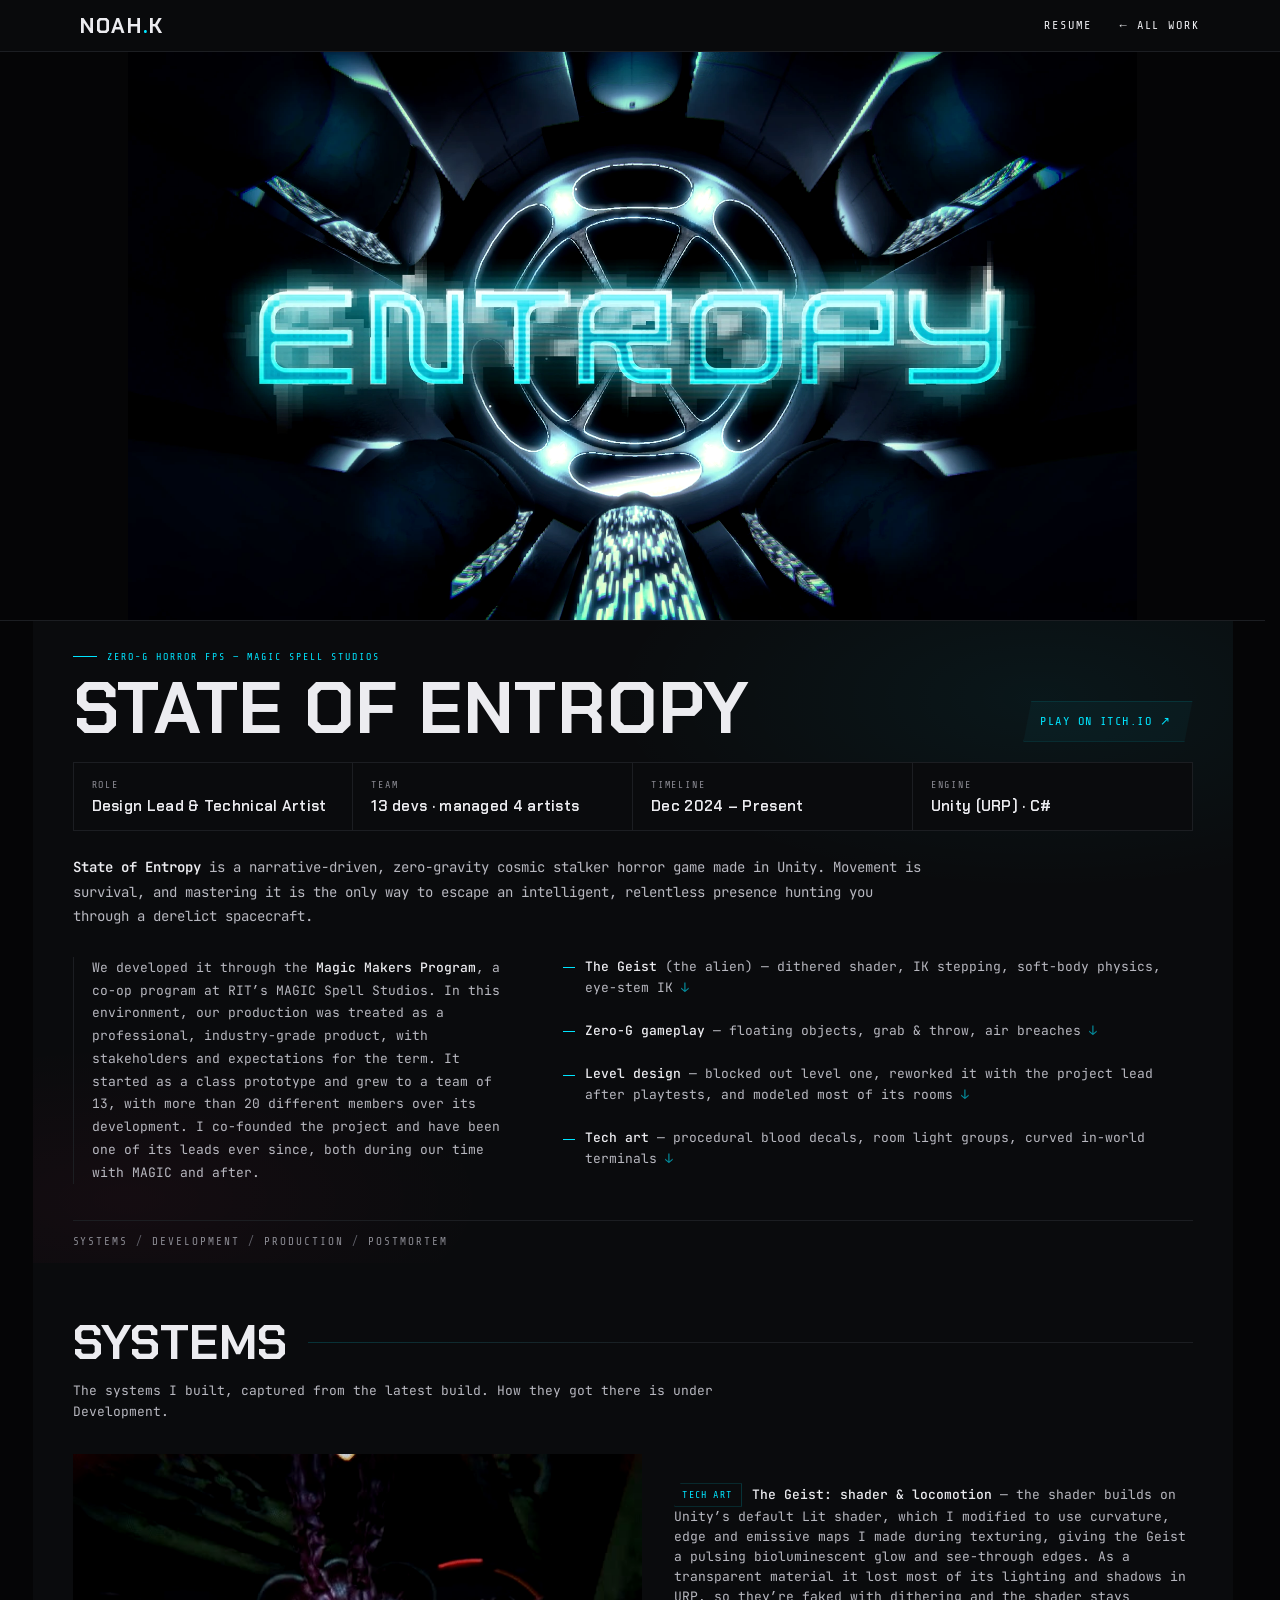
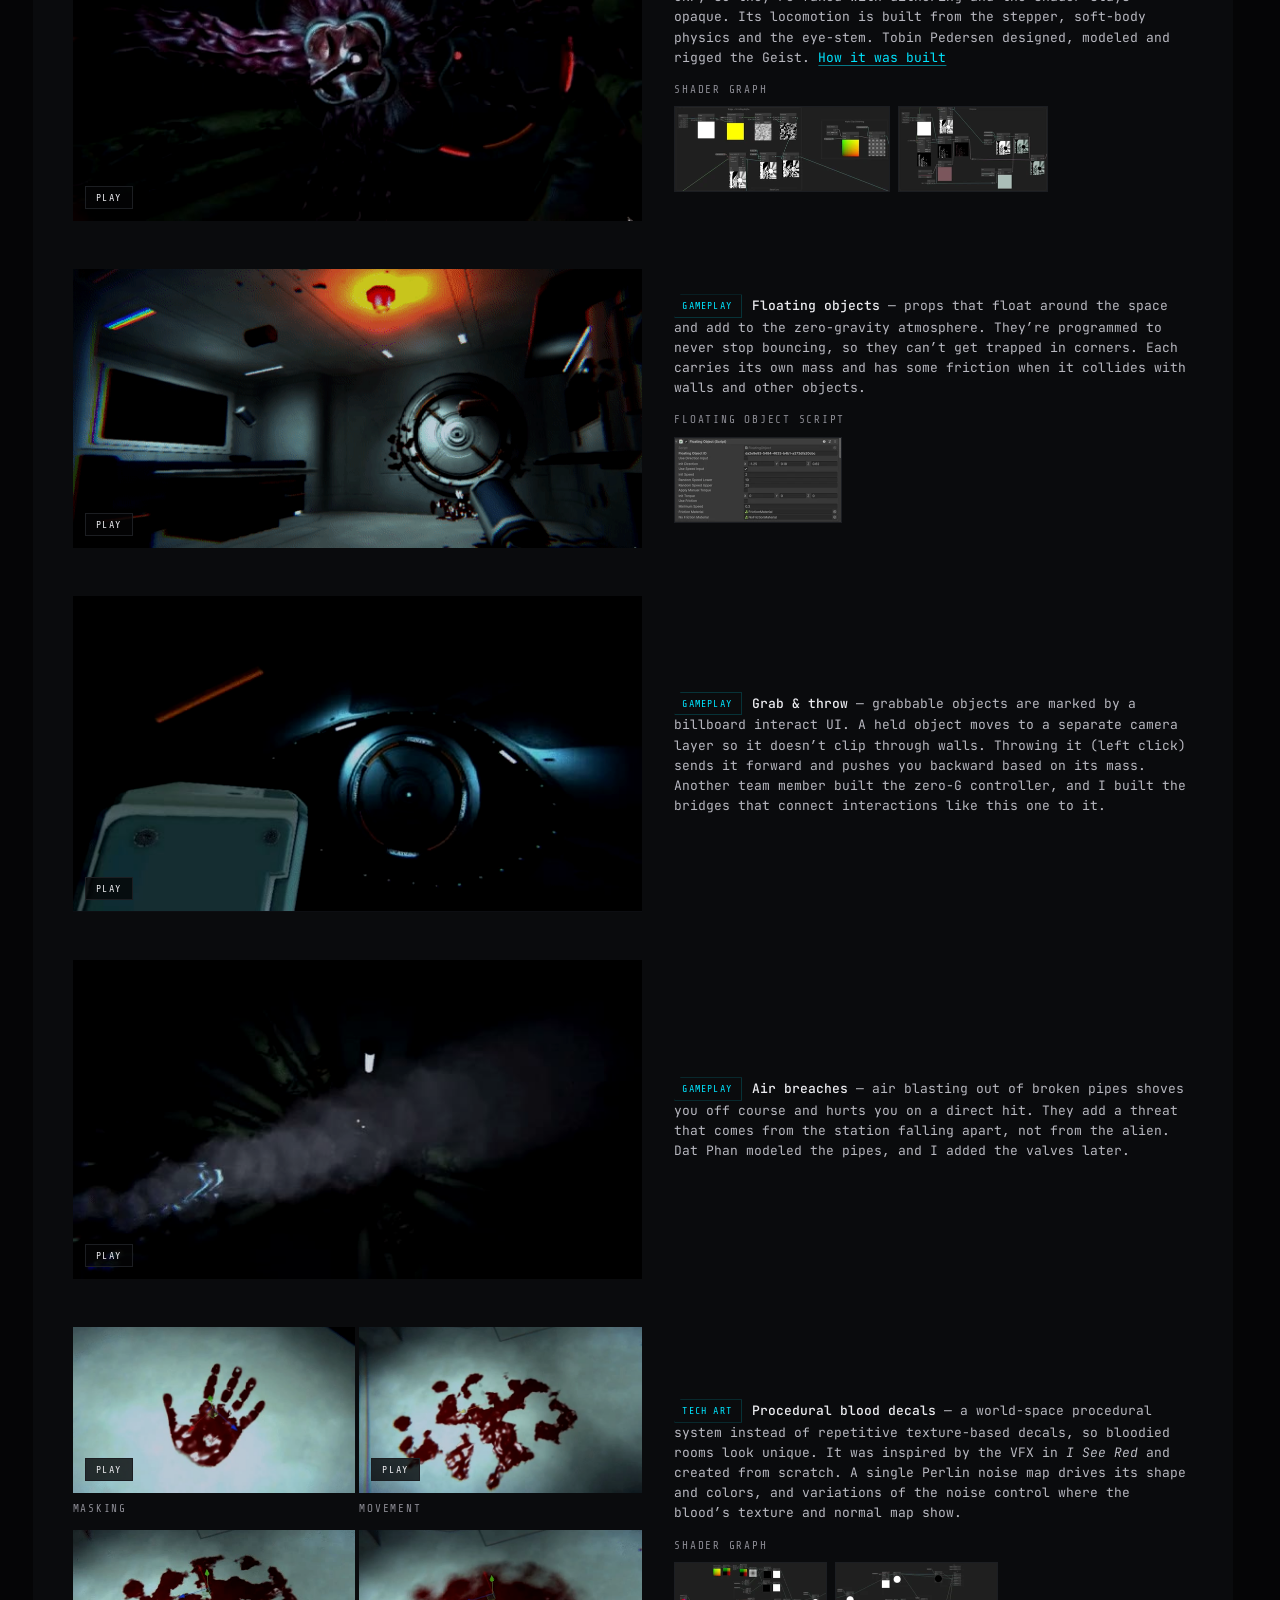
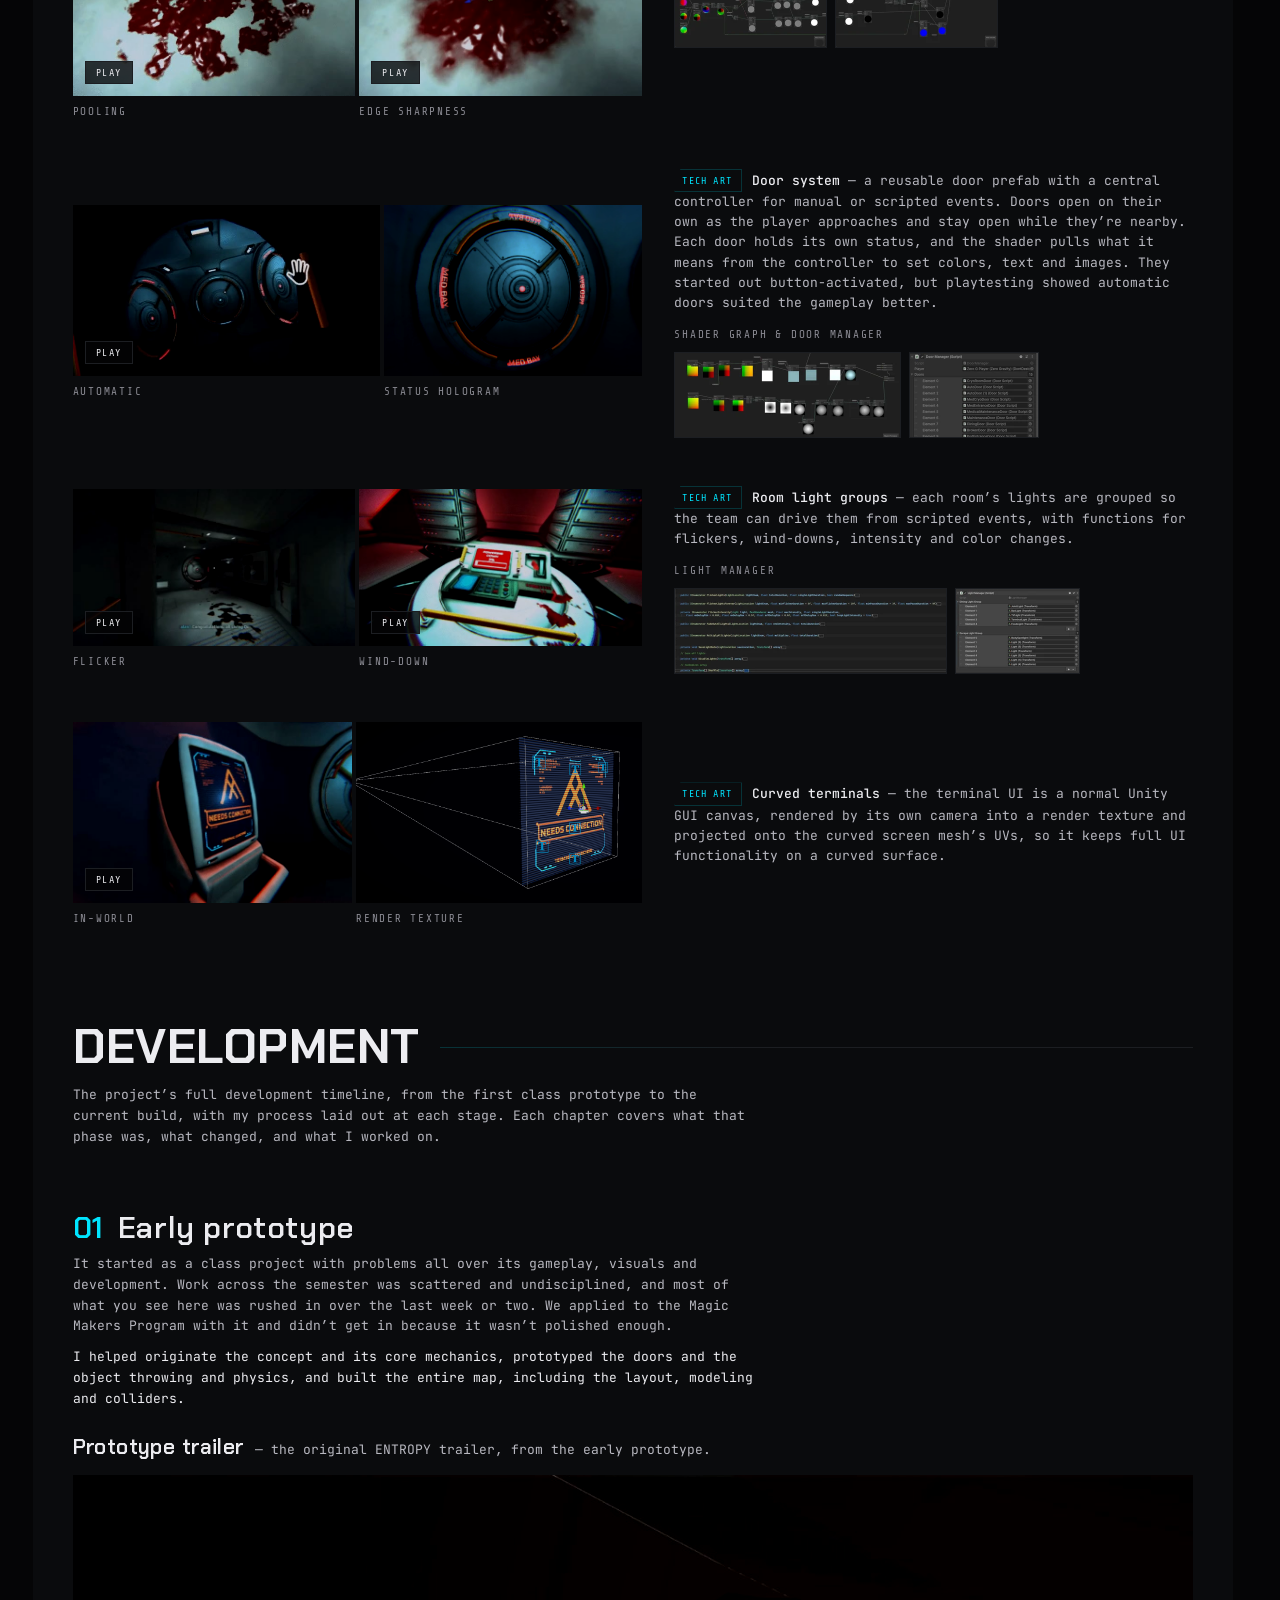
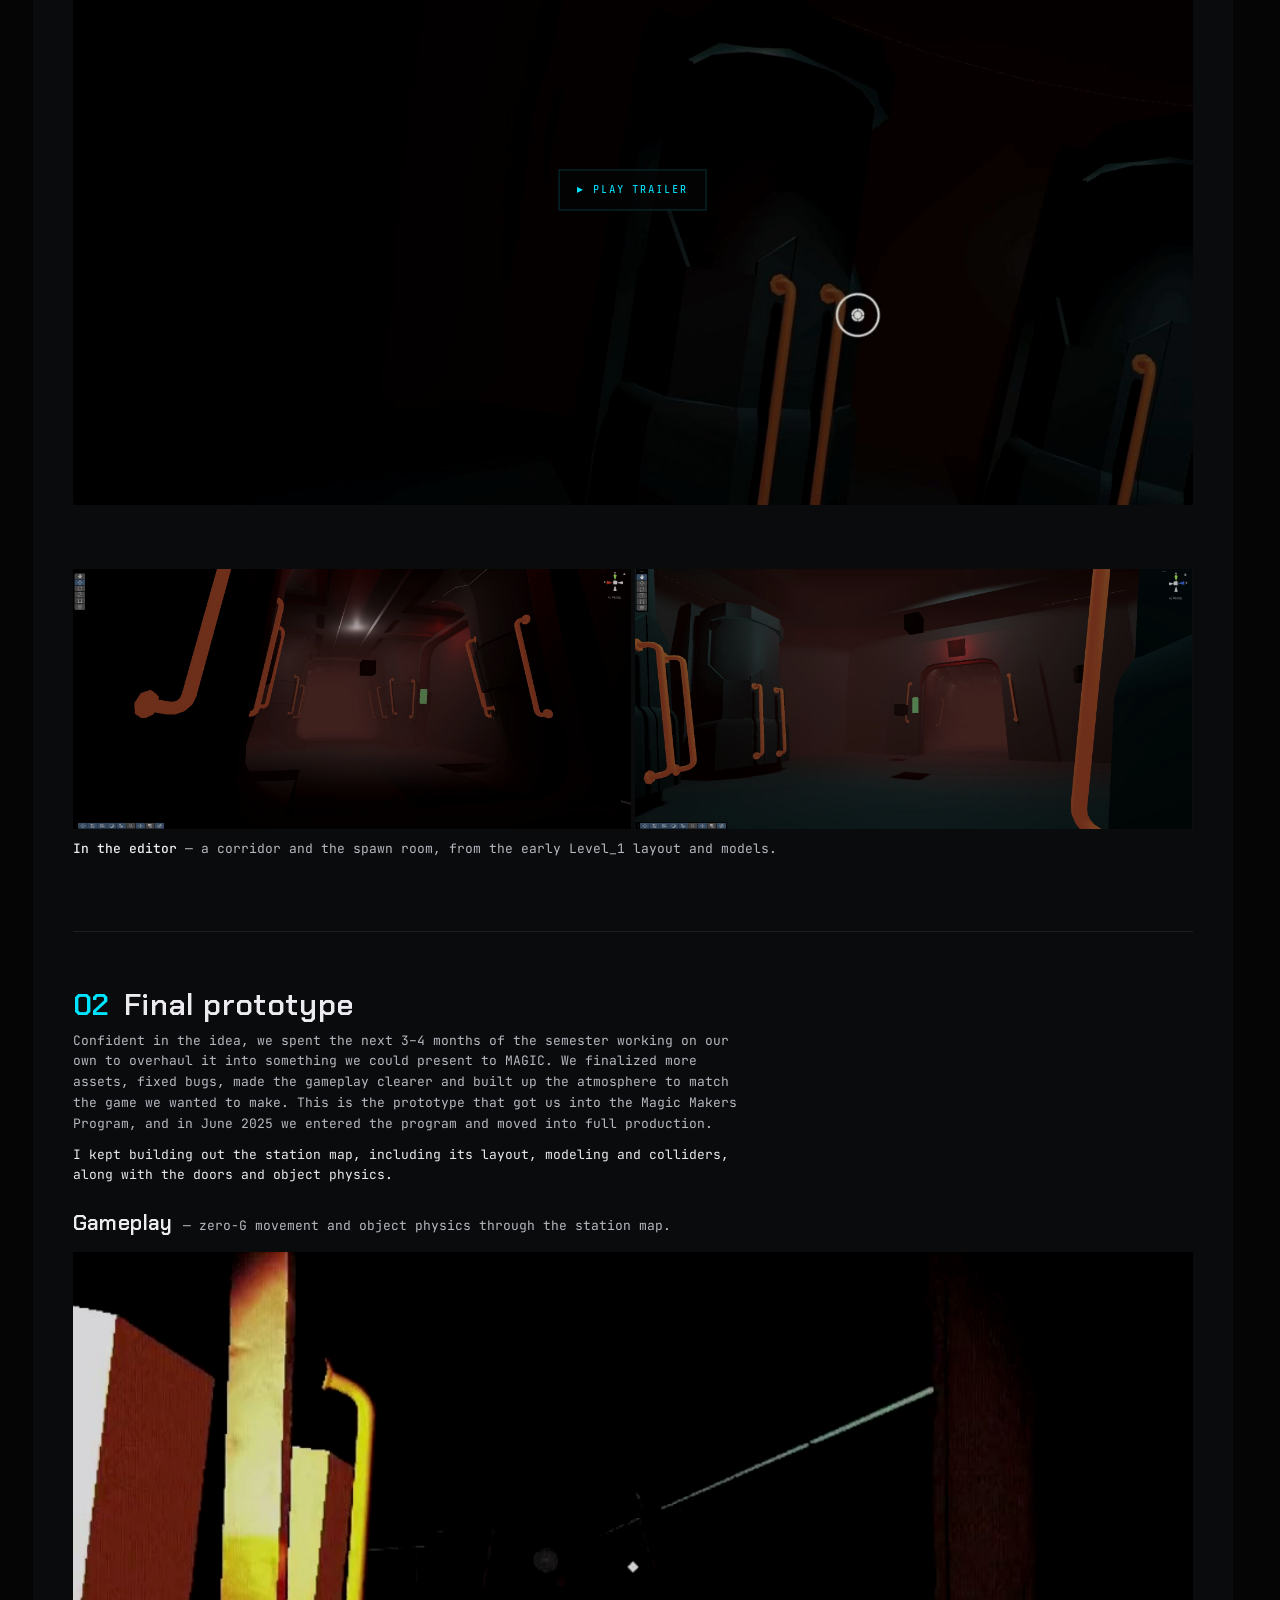
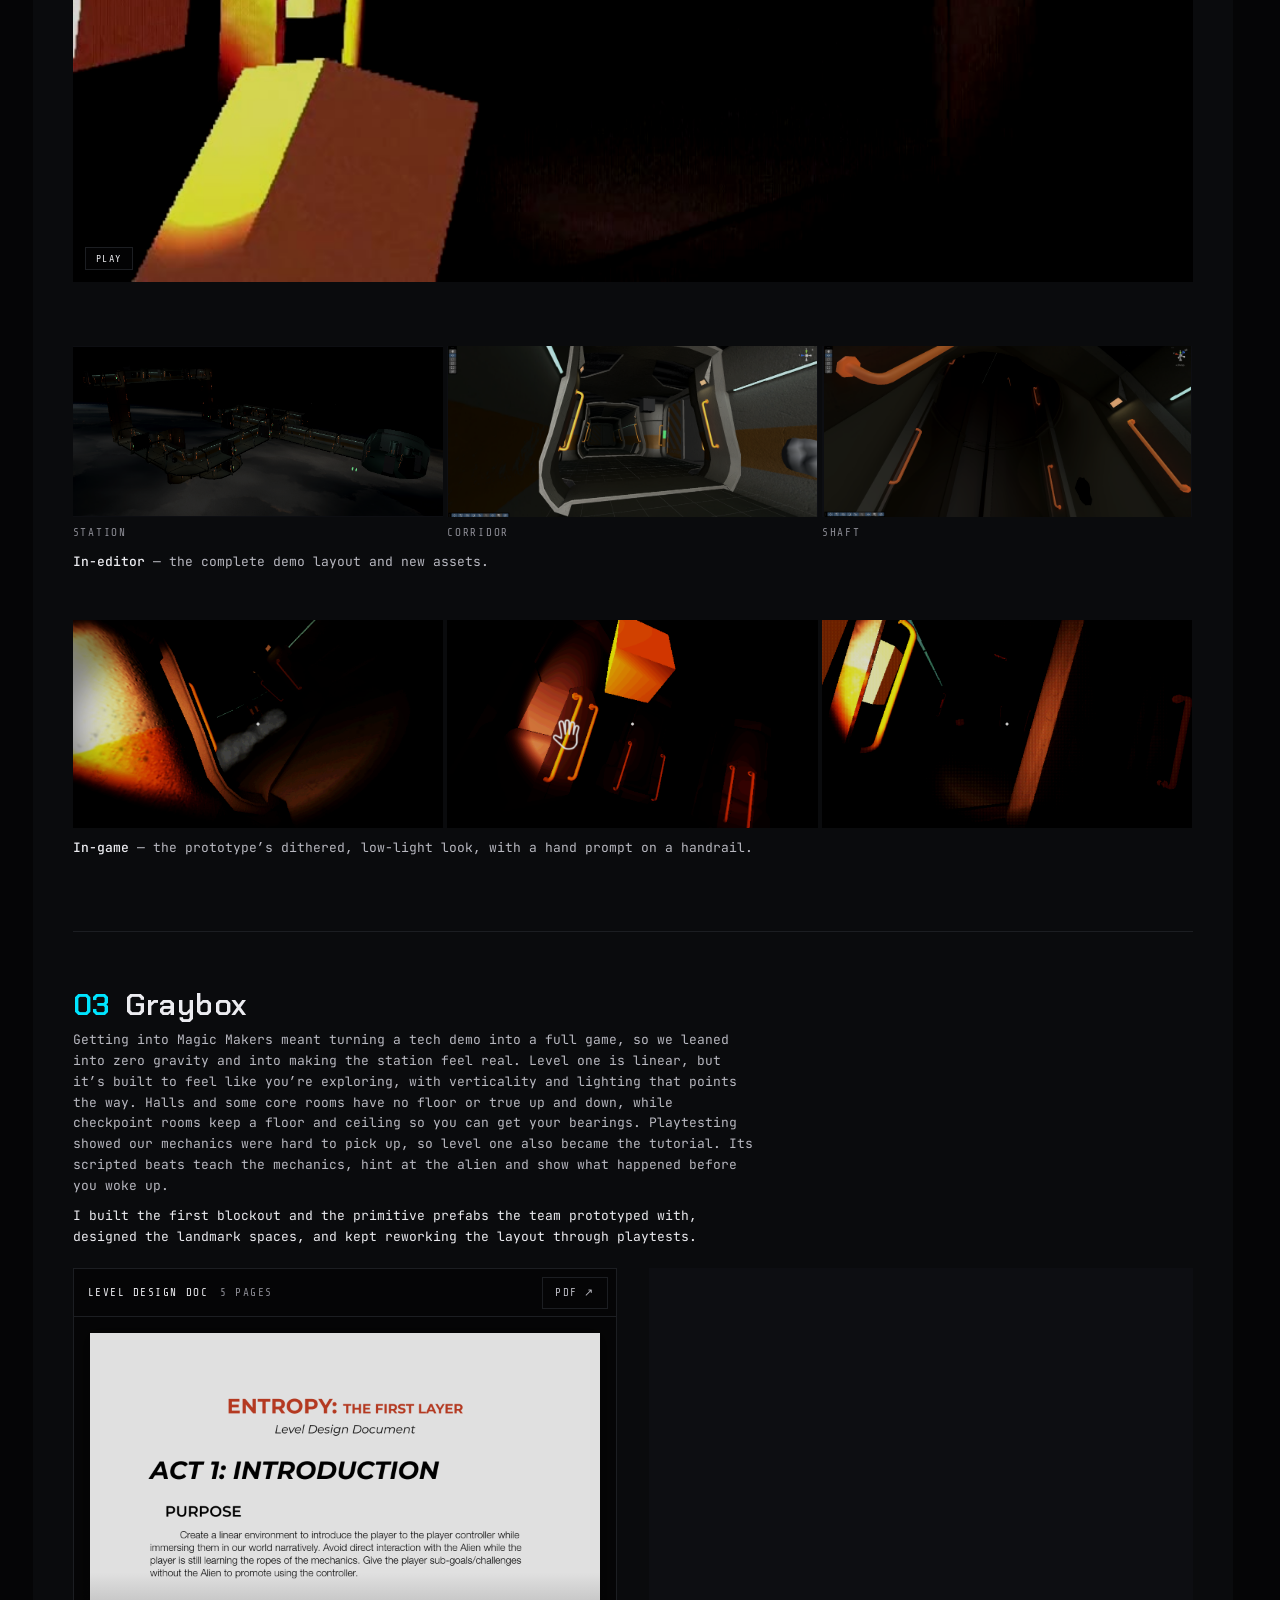
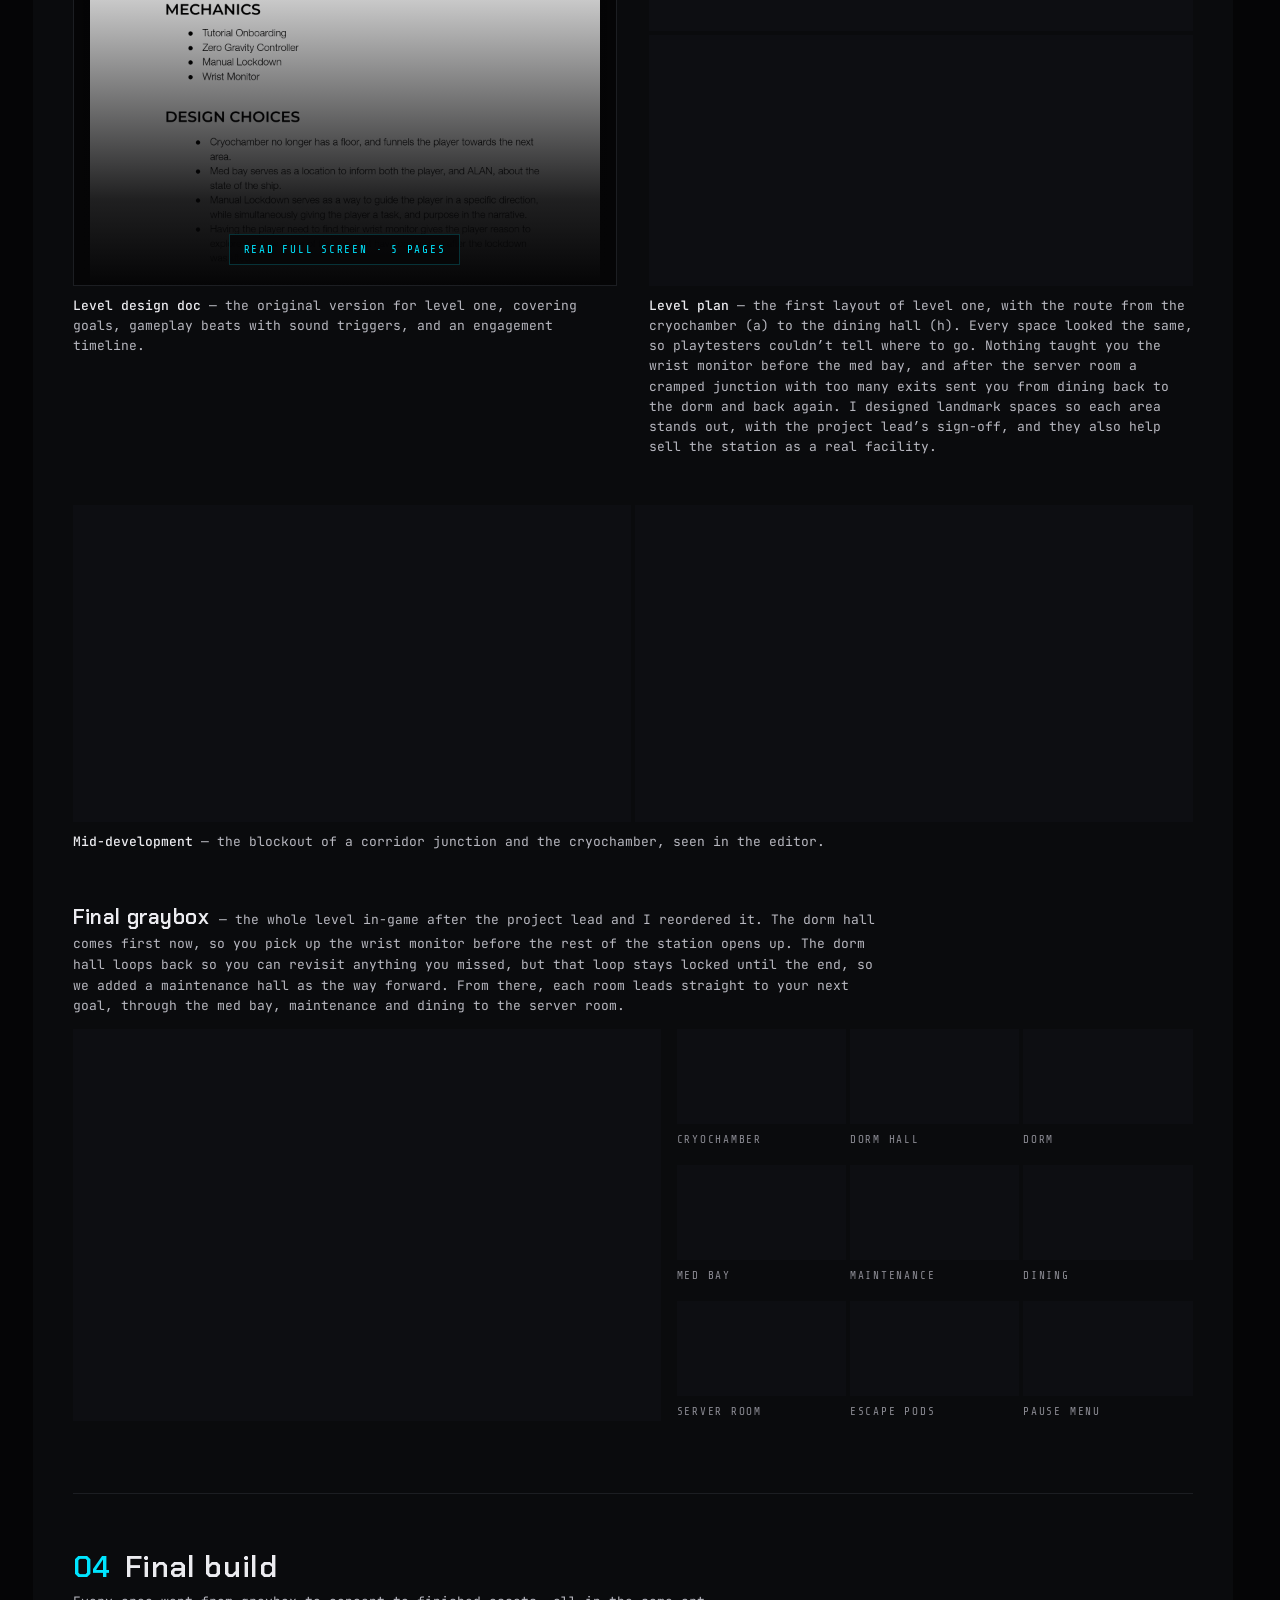
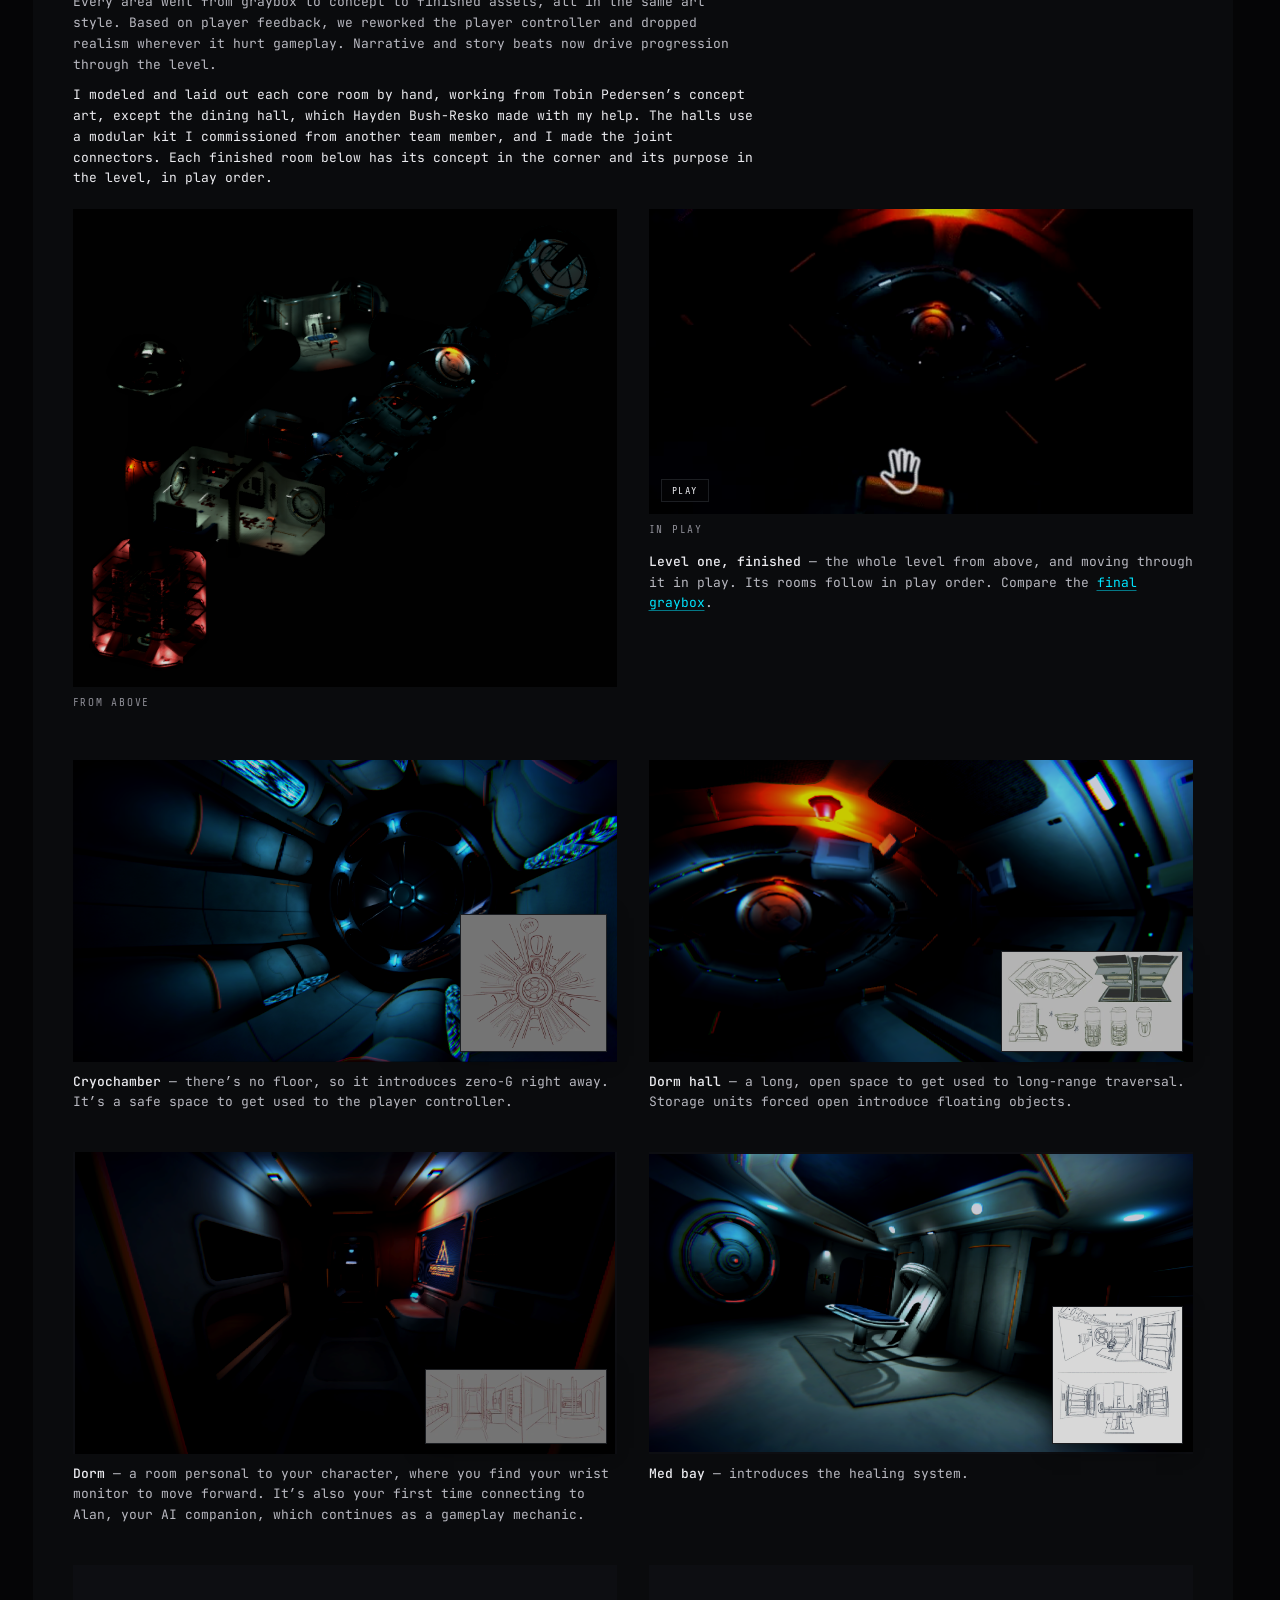
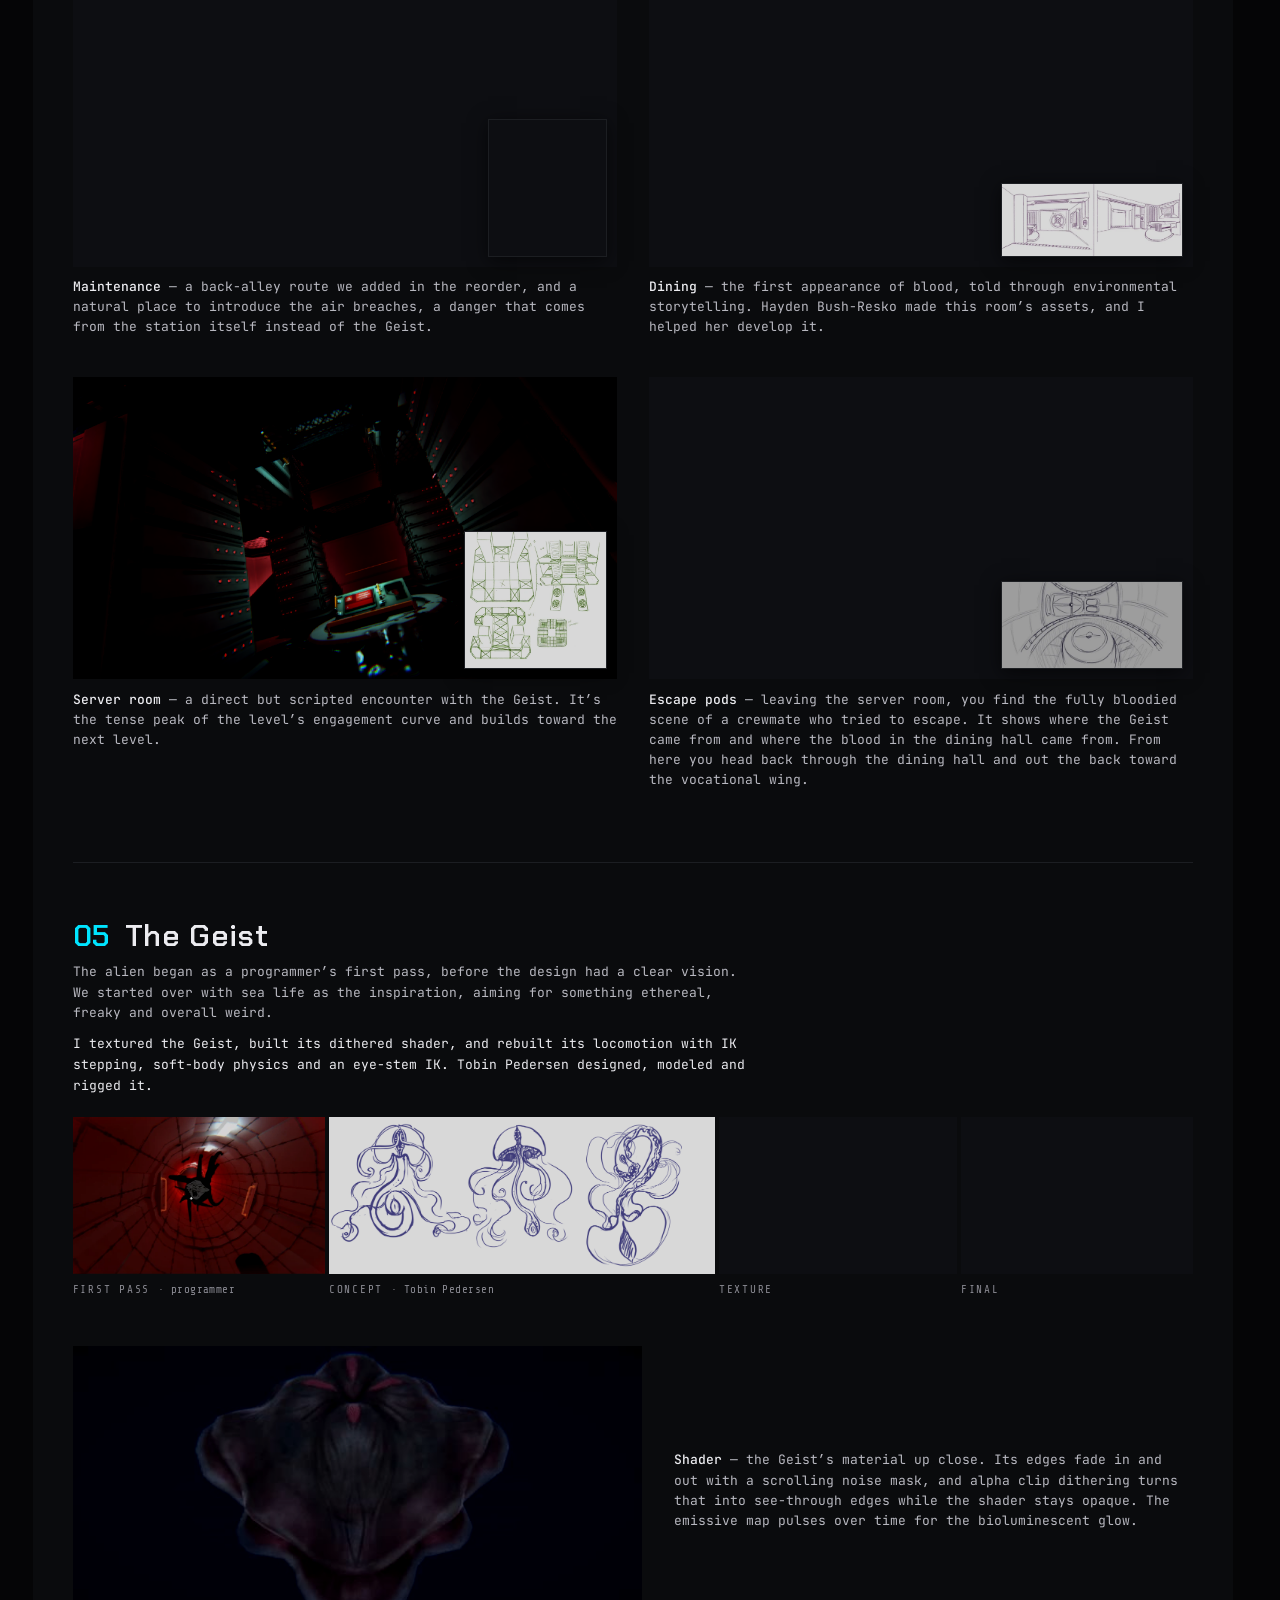
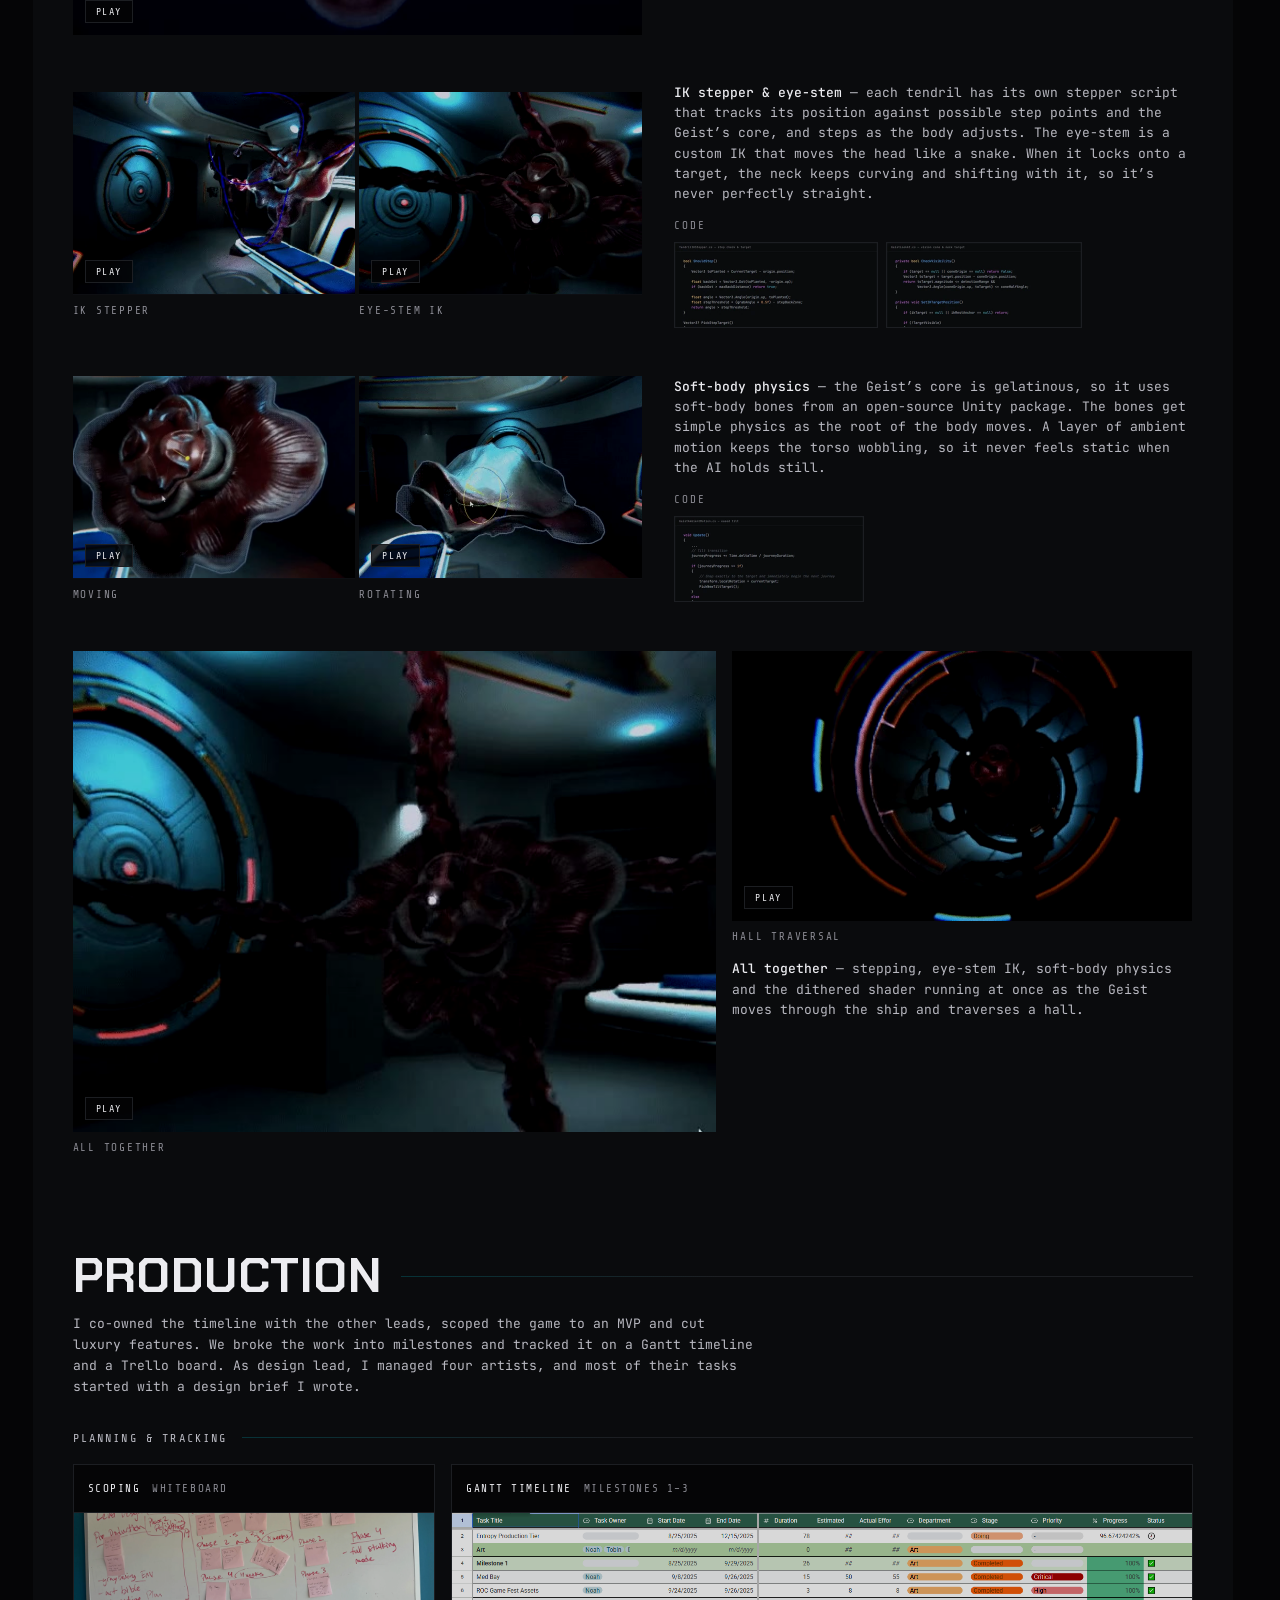
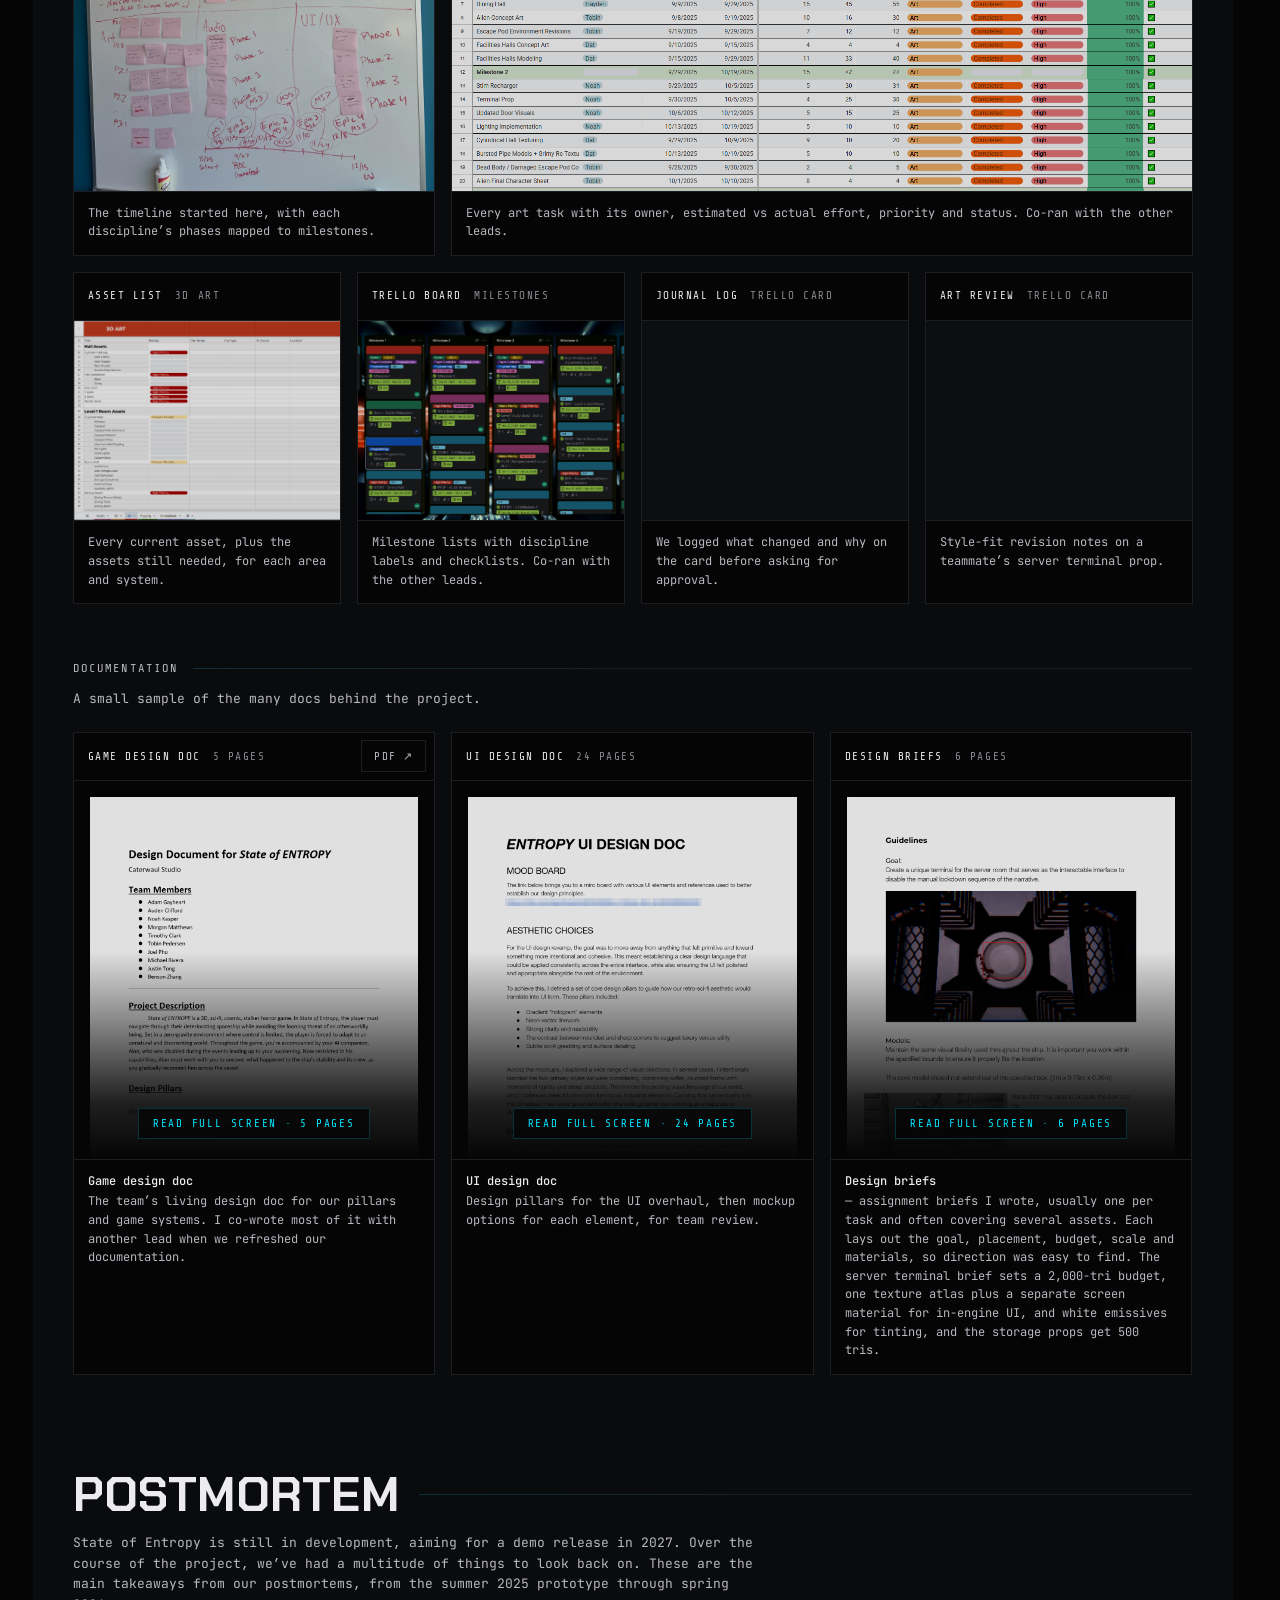
<file: projects/page-entropy.html>
<!DOCTYPE html>
<html lang="en">
<head>
  <meta charset="UTF-8">
  <meta name="viewport" content="width=device-width, initial-scale=1.0">
  <!-- STATE OF ENTROPY -->
  <title>State of Entropy — Noah Kasper</title>
  <meta name="description" content="State of Entropy — Noah Kasper. A zero-gravity horror FPS made through the Magic Makers co-op at MAGIC Spell Studios, with Noah as Design Lead &amp; Technical Artist.">
  <meta property="og:type" content="article">
  <meta property="og:title" content="State of Entropy — Noah Kasper">
  <meta property="og:description" content="State of Entropy — Noah Kasper. A zero-gravity horror FPS made through the Magic Makers co-op at MAGIC Spell Studios, with Noah as Design Lead &amp; Technical Artist.">
  <meta property="og:image" content="https://noahsark13.github.io/images/og-card.jpg">
  <meta property="og:url" content="https://noahsark13.github.io/projects/page-entropy.html">
  <meta name="twitter:card" content="summary_large_image">
  <link rel="canonical" href="https://noahsark13.github.io/projects/page-entropy.html">
  <link rel="icon" href="../favicon-32.png?v=3" type="image/png" sizes="32x32">
  <link rel="icon" href="../favicon.svg?v=3" type="image/svg+xml">
  <link rel="apple-touch-icon" href="../apple-touch-icon.png?v=3">
  <link rel="preconnect" href="https://fonts.googleapis.com">
  <link rel="preconnect" href="https://fonts.gstatic.com" crossorigin>
  <link href="https://fonts.googleapis.com/css2?family=Chakra+Petch:wght@600;700&family=JetBrains+Mono:wght@400;500&family=Share+Tech+Mono&display=swap" rel="stylesheet">
  <link rel="stylesheet" href="../style.css?v=87">
  <script src="../js/reel.js?v=12" defer></script>
</head>
<body>

<nav>
  <a class="logo" href="../index.html">NOAH<span>.</span>K</a>
  <div class="nav-r">
    <a href="../Noah_Kasper_Resume.pdf" target="_blank" rel="noopener">Resume<span class="sr-only"> (opens in a new tab)</span></a>
    <a class="nav-back" href="../index.html#work">All Work</a>
  </div>
</nav>

<main class="reel reel-chaptered">

  <!-- STAGE -->
  <div class="reel-stage" style="--ar: 16 / 9">
    <div class="reel-media">
      <img src="../images/entropy/hero-logo.webp" width="1920" height="1080"
           fetchpriority="high" decoding="async" alt="The ENTROPY logo glowing cyan over a round hatch, with pods ringed around it">
      <p class="reel-stage-cap">Logo <span class="reel-credit">· Noah Kasper</span></p>
    </div>
  </div>

  <header class="reel-head">
    <div class="reel-titlebar">
      <div>
        <div class="hero-eyebrow">Zero-G Horror FPS — MAGIC Spell Studios</div>
        <h1 class="reel-title">STATE OF ENTROPY</h1>
      </div>
      <div class="reel-links">
        <a class="hero-cta" href="https://caterwaul-studio.itch.io/entropy" target="_blank" rel="noopener">Play on itch.io <span aria-hidden="true">↗</span><span class="sr-only"> (opens in a new tab)</span></a>
      </div>
    </div>

    <dl class="reel-facts">
      <div class="reel-fact"><dt>Role</dt><dd>Design Lead &amp; Technical Artist</dd></div>
      <div class="reel-fact"><dt>Team</dt><dd>13 devs · managed 4 artists</dd></div>
      <div class="reel-fact"><dt>Timeline</dt><dd>Dec 2024 – Present</dd></div>
      <div class="reel-fact"><dt>Engine</dt><dd>Unity (URP) · C#</dd></div>
    </dl>

    <p class="reel-about"><strong>State of Entropy</strong> is a narrative-driven, zero-gravity cosmic stalker horror game made in Unity. Movement is survival, and mastering it is the only way to escape an intelligent, relentless presence hunting you through a derelict spacecraft.</p>

    <div class="reel-brief">
      <p class="reel-pitch">We developed it through the <strong>Magic Makers Program</strong>, a co-op program at RIT’s MAGIC Spell Studios. In this environment, our production was treated as a professional, industry-grade product, with stakeholders and expectations for the term. It started as a class prototype and grew to a team of 13, with more than 20 different members over its development. I co-founded the project and have been one of its leads ever since, both during our time with MAGIC and after.</p>
      <ul class="reel-points">
        <li><a href="#b-alien"><b>The Geist</b> (the alien) — dithered shader, IK stepping, soft-body physics, eye-stem IK</a></li>
        <li><a href="#b-zerog"><b>Zero-G gameplay</b> — floating objects, grab &amp; throw, air breaches</a></li>
        <li><a href="#ch-graybox"><b>Level design</b> — blocked out level one, reworked it with the project lead after playtests, and modeled most of its rooms</a></li>
        <li><a href="#b-blood"><b>Tech art</b> — procedural blood decals, room light groups, curved in-world terminals</a></li>
      </ul>
    </div>

    <div class="reel-jump" role="navigation" aria-label="On this page">
      <a href="#systems">Systems</a>
      <a href="#development">Development</a>
      <a href="#production">Production</a>
      <a href="#postmortem">Postmortem</a>
    </div>
  </header>

  <div class="reel-body">

    <!-- SYSTEMS -->

    <h2 class="reel-group" id="systems">Systems</h2>
    <p class="reel-group-intro">The systems I built, captured from the latest build. How they got there is under Development.</p>

    <!-- SYSTEM ROWS -->
    <figure class="reel-block side side-wide" id="b-alien">
      <div class="reel-media">
        <video data-loop controls muted loop playsinline preload="none"
               width="600" height="386" poster="../images/entropy/05-alien/alienfinal/closeup-poster.jpg"
               aria-label="The Geist up close in a dark room beside a red-lit round door, its edges breaking into a see-through dither">
          <source src="../images/entropy/05-alien/alienfinal/closeup.mp4" type="video/mp4">
        </video>
      </div>
      <figcaption class="reel-cap"><span class="entry-tag">Tech Art</span> <b>The Geist: shader &amp; locomotion</b> — the shader builds on Unity’s default Lit shader, which I modified to use curvature, edge and emissive maps I made during texturing, giving the Geist a pulsing bioluminescent glow and see-through edges. As a transparent material it lost most of its lighting and shadows in URP, so they’re faked with dithering and the shader stays opaque. Its locomotion is built from the stepper, soft-body physics and the eye-stem. Tobin Pedersen designed, modeled and rigged the Geist. <a href="#ch-alien">How it was built</a> <span class="reel-under"><span class="reel-under-k">Shader graph</span><a href="../images/entropy/systems/geist-graph-1.webp" data-zoom data-zoom-group="geist-graph" data-caption="GeistLit shader graph (1 of 2) — Unity’s Lit shader graph with two added groups, edge + scrolling alpha and alpha clip dithering"><img src="../images/entropy/systems/geist-graph-1-thumb.webp" width="214" height="84" loading="lazy" decoding="async" alt="Unity Shader Graph for GeistLit: the Edge + Scrolling Alpha and Alpha Clip Dithering groups above the Lit template groups"></a><a href="../images/entropy/systems/geist-graph-2.webp" data-zoom data-zoom-group="geist-graph" data-caption="GeistLit shader graph (2 of 2) — the Emissive group, with the Geist settings on the blackboard for rim alpha, min and max, alpha dithering, dither size and the emissive range"><img src="../images/entropy/systems/geist-graph-2-thumb.webp" width="148" height="84" loading="lazy" decoding="async" alt="Unity Shader Graph for GeistLit: the Emissive group, with the Geist settings listed on the blackboard"></a></span></figcaption>
    </figure>

    <figure class="reel-block side side-wide" id="b-zerog">
      <div class="reel-media">
        <video data-loop controls muted loop playsinline preload="none"
               width="600" height="294" poster="../images/entropy/gameplay/zerog-props-still.webp"
               aria-label="Loose props drifting weightless through a station room under a red alert light">
          <source src="../images/entropy/gameplay/zerog.mp4" type="video/mp4">
        </video>
      </div>
      <figcaption class="reel-cap"><span class="entry-tag">Gameplay</span> <b>Floating objects</b> — props that float around the space and add to the zero-gravity atmosphere. They’re programmed to never stop bouncing, so they can’t get trapped in corners. Each carries its own mass and has some friction when it collides with walls and other objects. <span class="reel-under"><span class="reel-under-k">Floating object script</span><a href="../images/entropy/systems/floating-object.webp" data-zoom data-caption="Floating Object inspector — each prop’s starting direction, a set or random speed, torque, a minimum speed that keeps it moving, and friction or no-friction materials"><img src="../images/entropy/systems/floating-object-thumb.webp" width="166" height="84" loading="lazy" decoding="async" alt="Unity inspector for the Floating Object script: initial direction, speed and random speed range, torque, friction toggle, minimum speed, and friction materials"></a></span></figcaption>
    </figure>

    <figure class="reel-block side side-wide" id="b-grab">
      <div class="reel-media">
        <video data-loop controls muted loop playsinline preload="none"
               width="600" height="332" poster="../images/entropy/systems/grab-throw.jpg"
               aria-label="Grab and throw: carrying a crate in zero-G and throwing it at a round hatch">
          <source src="../images/entropy/systems/grab-throw.mp4" type="video/mp4">
        </video>
      </div>
      <figcaption class="reel-cap"><span class="entry-tag">Gameplay</span> <b>Grab &amp; throw</b> — grabbable objects are marked by a billboard interact UI. A held object moves to a separate camera layer so it doesn’t clip through walls. Throwing it (left click) sends it forward and pushes you backward based on its mass. Another team member built the zero-G controller, and I built the bridges that connect interactions like this one to it.</figcaption>
    </figure>

    <figure class="reel-block side side-wide" id="b-pipes">
      <div class="reel-media">
        <video data-loop controls muted loop playsinline preload="none"
               width="600" height="336" poster="../images/entropy/systems/pipe-burst.jpg?v=3"
               aria-label="Floating down a dark maintenance tunnel when an air breach blasts out of a pipe and knocks the player off course">
          <source src="../images/entropy/systems/pipe-burst.mp4?v=2" type="video/mp4">
        </video>
      </div>
      <figcaption class="reel-cap"><span class="entry-tag">Gameplay</span> <b>Air breaches</b> — air blasting out of broken pipes shoves you off course and hurts you on a direct hit. They add a threat that comes from the station falling apart, not from the alien. Dat Phan modeled the pipes, and I added the valves later.</figcaption>
    </figure>

    <!-- BLOOD DECAL SHADER -->
    <figure class="reel-block side side-wide side-grid" id="b-blood">
      <div class="reel-pair reel-grid2" style="--ar: 17 / 10">
        <div class="reel-tile">
          <div class="reel-media">
            <video data-loop controls muted loop playsinline preload="none"
                   width="600" height="382" poster="../images/entropy/systems/blood-masking.jpg"
                   aria-label="Procedural blood decals, masking: A bloody handprint decal on a floor, masked in and out">
              <source src="../images/entropy/systems/blood-masking.mp4" type="video/mp4">
            </video>
          </div>
          <p class="reel-tile-label">Masking</p>
        </div>
        <div class="reel-tile">
          <div class="reel-media">
            <video data-loop controls muted loop playsinline preload="none"
                   width="600" height="372" poster="../images/entropy/systems/blood-movement.jpg"
                   aria-label="Procedural blood decals, movement: Blood splatter decal on a floor, its pattern shifting as it is moved">
              <source src="../images/entropy/systems/blood-movement.mp4" type="video/mp4">
            </video>
          </div>
          <p class="reel-tile-label">Movement</p>
        </div>
        <div class="reel-tile">
          <div class="reel-media">
            <video data-loop controls muted loop playsinline preload="none"
                   width="600" height="330" poster="../images/entropy/systems/blood-pooling.jpg"
                   aria-label="Procedural blood decals, pooling: Blood splatter decal spreading into a full pool and drawing back">
              <source src="../images/entropy/systems/blood-pooling.mp4" type="video/mp4">
            </video>
          </div>
          <p class="reel-tile-label">Pooling</p>
        </div>
        <div class="reel-tile">
          <div class="reel-media">
            <video data-loop controls muted loop playsinline preload="none"
                   width="600" height="360" poster="../images/entropy/systems/blood-sharpness.jpg"
                   aria-label="Procedural blood decals, edge sharpness: Blood decal edges going from soft and blurred to crisp">
              <source src="../images/entropy/systems/blood-sharpness.mp4" type="video/mp4">
            </video>
          </div>
          <p class="reel-tile-label">Edge sharpness</p>
        </div>
      </div>
      <figcaption class="reel-cap"><span class="entry-tag">Tech Art</span> <b>Procedural blood decals</b> — a world-space procedural system instead of repetitive texture-based decals, so bloodied rooms look unique. It was inspired by the VFX in <i>I See Red</i> and created from scratch. A single Perlin noise map drives its shape and colors, and variations of the noise control where the blood’s texture and normal map show. <span class="reel-under"><span class="reel-under-k">Shader graph</span><a href="../images/entropy/systems/blood-graph-1.webp" data-zoom data-zoom-group="blood-graph" data-caption="Blood decal shader graph (1 of 2) — a URP decal material driven by world-space noise, with separate dark and light masks"><img src="../images/entropy/systems/blood-graph-1-thumb.webp" width="151" height="84" loading="lazy" decoding="async" alt="Unity Shader Graph for BloodShader: world-space position and noise nodes building the dark and light masks"></a><a href="../images/entropy/systems/blood-graph-2.webp" data-zoom data-zoom-group="blood-graph" data-caption="Blood decal shader graph (2 of 2) — step ranges, colors, albedo, normal and roughness feeding the decal outputs"><img src="../images/entropy/systems/blood-graph-2-thumb.webp" width="161" height="84" loading="lazy" decoding="async" alt="Unity Shader Graph for BloodShader: the mask steps, colors and normal map feeding the decal outputs"></a></span></figcaption>
    </figure>

    <!-- DOOR SYSTEM -->
    <figure class="reel-block side side-wide side-grid" id="b-doors">
      <div class="reel-trio reel-grid reel-justify" style="--ar: 5 / 3; --cols: minmax(0, 1.796fr) minmax(0, 1.509fr)">
        <div class="reel-tile" style="--tar: 600 / 334">
          <div class="reel-media">
            <video data-loop controls muted loop playsinline preload="none"
                   width="600" height="334" poster="../images/entropy/systems/doors.jpg"
                   aria-label="Floating down a dark corridor as the round doors ahead open automatically">
              <source src="../images/entropy/systems/doors.mp4" type="video/mp4">
            </video>
          </div>
          <p class="reel-tile-label">Automatic</p>
        </div>
        <div class="reel-tile" style="--tar: 1346 / 892">
          <div class="reel-media"><a href="../images/entropy/systems/door-hologram.webp" data-zoom data-caption="Door status hologram — the Med Bay door, its name shown around the rim"><img src="../images/entropy/systems/door-hologram.webp" width="1346" height="892" loading="lazy" decoding="async" alt="A round door with red holographic MED BAY labels around its rim and a red light at its center"></a></div>
          <p class="reel-tile-label">Status hologram</p>
        </div>
      </div>
      <figcaption class="reel-cap"><span class="entry-tag">Tech Art</span> <b>Door system</b> — a reusable door prefab with a central controller for manual or scripted events. Doors open on their own as the player approaches and stay open while they’re nearby. Each door holds its own status, and the shader pulls what it means from the controller to set colors, text and images. They started out button-activated, but playtesting showed automatic doors suited the gameplay better. <span class="reel-under"><span class="reel-under-k">Shader graph &amp; door manager</span><a href="../images/entropy/systems/door-graph.webp" data-zoom data-zoom-group="door-hood" data-caption="DoorFalloff shader graph — the status hologram, built from the label texture, its size and position, the background and text colors, emission and a radial fade"><img src="../images/entropy/systems/door-graph-thumb.webp" width="225" height="84" loading="lazy" decoding="async" alt="Unity Shader Graph for DoorFalloff: the label texture, colors and a radial falloff feeding the hologram output"></a><a href="../images/entropy/systems/door-manager.webp" data-zoom data-zoom-group="door-hood" data-caption="Door Manager in Play mode — all 15 doors, the 3 in range of the player, and the materials, icons and hologram colors for locked, unlocked and warning doors"><img src="../images/entropy/systems/door-manager-thumb.webp" width="128" height="84" loading="lazy" decoding="async" alt="Unity inspector for the Door Manager script in Play mode: a list of 15 doors, 3 doors in range, and the materials, icons and hologram colors for each door state"></a></span></figcaption>
    </figure>

    <!-- ROOM LIGHT GROUPS -->
    <figure class="reel-block side side-wide side-grid" id="b-lights">
      <div class="reel-pair reel-grid2" style="--ar: 9 / 5">
        <div class="reel-tile">
          <div class="reel-media">
            <video data-loop controls muted loop playsinline preload="none"
                   width="600" height="334" poster="../images/entropy/systems/lights-flicker.jpg"
                   aria-label="Room light groups, flicker: a terminal finishes uploading and the room’s lights flicker back on">
              <source src="../images/entropy/systems/lights-flicker.mp4" type="video/mp4">
            </video>
          </div>
          <p class="reel-tile-label">Flicker</p>
        </div>
        <div class="reel-tile">
          <div class="reel-media">
            <video data-loop controls muted loop playsinline preload="none"
                   width="600" height="334" poster="../images/entropy/systems/lights-winddown.jpg"
                   aria-label="Room light groups, wind-down: the server room lockdown lever is pulled and the lights power down">
              <source src="../images/entropy/systems/lights-winddown.mp4" type="video/mp4">
            </video>
          </div>
          <p class="reel-tile-label">Wind-down</p>
        </div>
      </div>
      <figcaption class="reel-cap"><span class="entry-tag">Tech Art</span> <b>Room light groups</b> — each room’s lights are grouped so the team can drive them from scripted events, with functions for flickers, wind-downs, intensity and color changes. <span class="reel-under"><span class="reel-under-k">Light manager</span><a href="../images/entropy/systems/light-code.webp" data-zoom data-zoom-group="lights-hood" data-caption="LightManager functions — flicker a room’s lights once (in order or shuffled) or on a loop, fade them all out, or multiply their intensity, each over a set duration"><img src="../images/entropy/systems/light-code-thumb.webp" width="271" height="84" loading="lazy" decoding="async" alt="LightManager script in the code editor: FlickerLights, FlickerLightsForever, FlickerIntensity, FadeOutAllLights and MultiplyAllLights, plus helpers to save, disable and shuffle lights"></a><a href="../images/entropy/systems/light-manager.webp" data-zoom data-zoom-group="lights-hood" data-caption="Light Manager inspector — each room’s lights grouped into a list, like the dining and escape pod groups"><img src="../images/entropy/systems/light-manager-thumb.webp" width="123" height="84" loading="lazy" decoding="async" alt="Unity inspector for the Light Manager script: a Dining Light Group of five lights and an Escape Light Group of seven"></a></span></figcaption>
    </figure>

    <!-- CURVED TERMINALS -->
    <figure class="reel-block side side-wide side-grid" id="b-terminals">
      <div class="reel-trio reel-grid reel-justify" style="--ar: 3 / 2; --cols: minmax(0, 1.546fr) minmax(0, 1.584fr)">
        <div class="reel-tile" style="--tar: 600 / 388">
          <div class="reel-media">
            <video data-loop controls muted loop playsinline preload="none"
                   width="600" height="388" poster="../images/entropy/systems/terminal.jpg"
                   aria-label="An in-world terminal with a curved screen showing NEEDS CONNECTION, its UI blinking">
              <source src="../images/entropy/systems/terminal.mp4" type="video/mp4">
            </video>
          </div>
          <p class="reel-tile-label">In-world</p>
        </div>
        <div class="reel-tile" style="--tar: 960 / 606">
          <div class="reel-media"><a href="../images/entropy/systems/terminal-rendertexture.webp" data-zoom data-caption="Render texture setup — the terminal’s Unity UI canvas, framed by its own camera"><img src="../images/entropy/systems/terminal-rendertexture.webp" width="960" height="606" loading="lazy" decoding="async" alt="Unity editor: the terminal's UI canvas with its text elements, framed by the wireframe view of the camera that renders it to a texture"></a></div>
          <p class="reel-tile-label">Render texture</p>
        </div>
      </div>
      <figcaption class="reel-cap"><span class="entry-tag">Tech Art</span> <b>Curved terminals</b> — the terminal UI is a normal Unity GUI canvas, rendered by its own camera into a render texture and projected onto the curved screen mesh’s UVs, so it keeps full UI functionality on a curved surface.</figcaption>
    </figure>

    <!-- DEVELOPMENT -->

    <h2 class="reel-group" id="development">Development</h2>
    <p class="reel-group-intro">The project’s full development timeline, from the first class prototype to the current build, with my process laid out at each stage. Each chapter covers what that phase was, what changed, and what I worked on.</p>

    <!-- CHAPTER: Early prototype -->
    <section class="reel-chapter" id="ch-prototype" aria-labelledby="ch-prototype-t">
      <div class="reel-chapter-head">
        <h3 class="reel-chapter-title" id="ch-prototype-t">Early prototype</h3>
        <p class="reel-chapter-intro">It started as a class project with problems all over its gameplay, visuals and development. Work across the semester was scattered and undisciplined, and most of what you see here was rushed in over the last week or two. We applied to the Magic Makers Program with it and didn’t get in because it wasn’t polished enough.</p>
        <p class="reel-chapter-intro reel-chapter-role">I helped originate the concept and its core mechanics, prototyped the doors and the object throwing and physics, and built the entire map, including the layout, modeling and colliders.</p>
      </div>

      <figure class="reel-block key" id="b-trailer">
        <figcaption class="reel-cap"><b>Prototype trailer</b> — the original ENTROPY trailer, from the early prototype.</figcaption>
        <div class="reel-media reel-embed" style="--ar: 16 / 9">
          <a class="reel-yt" href="https://www.youtube.com/watch?v=MR2-tiW9oK0" data-yt="MR2-tiW9oK0" aria-label="Play trailer: ENTROPY, early prototype">
            <img src="../images/entropy/01-early-prototype/trailer-poster.jpg" width="1280" height="720" alt="" loading="lazy" decoding="async">
            <span class="reel-chip"><span aria-hidden="true">&#9656; </span>Play trailer</span>
          </a>
        </div>
      </figure>

      <figure class="reel-block" id="b-early-editor">
        <div class="reel-pair" style="--ar: 1920 / 894">
          <div class="reel-media"><a href="../images/entropy/01-early-prototype/editor-hall.jpg" data-zoom data-zoom-group="early"><img src="../images/entropy/01-early-prototype/editor-hall.jpg" width="1920" height="892" loading="lazy" decoding="async" alt="Unity editor: an early Level_1 corridor with orange handrails under red light"></a></div>
          <div class="reel-media"><a href="../images/entropy/01-early-prototype/editor-spawn.jpg" data-zoom data-zoom-group="early"><img src="../images/entropy/01-early-prototype/editor-spawn.jpg" width="1920" height="895" loading="lazy" decoding="async" alt="Unity editor: the early spawn room, cryo pods beside a red-lit doorway"></a></div>
        </div>
        <figcaption class="reel-cap"><b>In the editor</b> — a corridor and the spawn room, from the early Level_1 layout and models.</figcaption>
      </figure>
    </section>

    <!-- CHAPTER: Final prototype -->
    <section class="reel-chapter" id="ch-pitch" aria-labelledby="ch-pitch-t">
      <div class="reel-chapter-head">
        <h3 class="reel-chapter-title" id="ch-pitch-t">Final prototype</h3>
        <p class="reel-chapter-intro">Confident in the idea, we spent the next 3–4 months of the semester working on our own to overhaul it into something we could present to MAGIC. We finalized more assets, fixed bugs, made the gameplay clearer and built up the atmosphere to match the game we wanted to make. This is the prototype that got us into the Magic Makers Program, and in June 2025 we entered the program and moved into full production.</p>
        <p class="reel-chapter-intro reel-chapter-role">I kept building out the station map, including its layout, modeling and colliders, along with the doors and object physics.</p>
      </div>

      <figure class="reel-block key" id="b-final-gameplay">
        <figcaption class="reel-cap"><b>Gameplay</b> — zero-G movement and object physics through the station map.</figcaption>
        <div class="reel-media">
          <video data-loop controls muted loop playsinline preload="none" style="width:100%"
                 width="960" height="540" poster="../images/entropy/02-final-prototype/gameplay-poster.jpg?v=2"
                 aria-label="Final prototype gameplay: floating down dark corridors past handrails, drifting crates and an air breach">
            <source src="../images/entropy/02-final-prototype/gameplay.mp4?v=2" type="video/mp4">
          </video>
        </div>
      </figure>

      <!-- Station map: all three are ~2.2:1, so they share --ar -->
      <figure class="reel-block" id="b-station">
        <div class="reel-trio" style="--ar: 216 / 100">
          <div class="reel-tile">
            <div class="reel-media"><a href="../images/entropy/02-final-prototype/station-map.webp" data-zoom data-zoom-group="final-proto"><img src="../images/entropy/02-final-prototype/station-map.webp" width="1189" height="541" loading="lazy" decoding="async" alt="Outside view of the whole prototype station: looping corridor sections and a round end room, above a planet"></a></div>
            <p class="reel-tile-label">Station</p>
          </div>
          <div class="reel-tile">
            <div class="reel-media"><a href="../images/entropy/02-final-prototype/editor-1.webp" data-zoom data-zoom-group="final-proto"><img src="../images/entropy/02-final-prototype/editor-1.webp" width="1920" height="893" loading="lazy" decoding="async" alt="Unity editor: a textured corridor section with handrails and hazard stripes"></a></div>
            <p class="reel-tile-label">Corridor</p>
          </div>
          <div class="reel-tile">
            <div class="reel-media"><a href="../images/entropy/02-final-prototype/editor-2.webp" data-zoom data-zoom-group="final-proto"><img src="../images/entropy/02-final-prototype/editor-2.webp" width="1920" height="898" loading="lazy" decoding="async" alt="Unity editor: looking up a vertical shaft lined with handrails"></a></div>
            <p class="reel-tile-label">Shaft</p>
          </div>
        </div>
        <figcaption class="reel-cap"><b>In-editor</b> — the complete demo layout and new assets.</figcaption>
      </figure>

      <figure class="reel-block" id="b-final-ingame">
        <div class="reel-trio" style="--ar: 16 / 9">
          <div class="reel-tile">
            <div class="reel-media"><a href="../images/entropy/02-final-prototype/ingame-1.webp" data-zoom data-zoom-group="final-proto"><img src="../images/entropy/02-final-prototype/ingame-1.webp" width="1920" height="1080" loading="lazy" decoding="async" alt="In-game: a tilted corridor edge under hot orange light, dithered shading"></a></div>
          </div>
          <div class="reel-tile">
            <div class="reel-media"><a href="../images/entropy/02-final-prototype/ingame-2.webp" data-zoom data-zoom-group="final-proto"><img src="../images/entropy/02-final-prototype/ingame-2.webp" width="1920" height="1080" loading="lazy" decoding="async" alt="In-game: a hand prompt over a glowing handrail beside the cryo pods"></a></div>
          </div>
          <div class="reel-tile">
            <div class="reel-media"><a href="../images/entropy/02-final-prototype/ingame-3.webp" data-zoom data-zoom-group="final-proto"><img src="../images/entropy/02-final-prototype/ingame-3.webp" width="2048" height="1152" loading="lazy" decoding="async" alt="In-game: a dark corridor beside a lit orange panel and handrail"></a></div>
          </div>
        </div>
        <figcaption class="reel-cap"><b>In-game</b> — the prototype’s dithered, low-light look, with a hand prompt on a handrail.</figcaption>
      </figure>
    </section>

    <!-- CHAPTER: Graybox -->
    <section class="reel-chapter" id="ch-graybox" aria-labelledby="ch-graybox-t">
      <div class="reel-chapter-head">
        <h3 class="reel-chapter-title" id="ch-graybox-t">Graybox</h3>
        <p class="reel-chapter-intro">Getting into Magic Makers meant turning a tech demo into a full game, so we leaned into zero gravity and into making the station feel real. Level one is linear, but it’s built to feel like you’re exploring, with verticality and lighting that points the way. Halls and some core rooms have no floor or true up and down, while checkpoint rooms keep a floor and ceiling so you can get your bearings. Playtesting showed our mechanics were hard to pick up, so level one also became the tutorial. Its scripted beats teach the mechanics, hint at the alien and show what happened before you woke up.</p>
        <p class="reel-chapter-intro reel-chapter-role">I built the first blockout and the primitive prefabs the team prototyped with, designed the landmark spaces, and kept reworking the layout through playtests.</p>
      </div>

      <!-- Level design doc beside the level plan -->
      <div class="reel-split">
        <!-- DOCUMENT READER -->
        <figure class="reel-block" id="b-graybox-doc">
          <div class="reel-reader">
            <div class="reel-reader-bar">
              <span class="reel-reader-title">Level design doc</span>
              <span class="reel-reader-count">5 pages</span>
              <a class="reel-reader-btn" href="../images/entropy/03-greybox/level-one-design-doc.pdf" target="_blank" rel="noopener">PDF <span aria-hidden="true">↗</span><span class="sr-only"> (opens in a new tab)</span></a>
            </div>
            <div class="reel-reader-view">
              <div class="reel-reader-pages" tabindex="0" role="region" aria-label="Level design doc, 5 pages">
                <img src="../images/entropy/03-greybox/ldd-1.webp" width="1530" height="1980" loading="lazy" decoding="async" alt="Level design doc, page 1: Act 1 purpose, mechanics and design choices">
                <img src="../images/entropy/03-greybox/ldd-2.webp" width="1530" height="1980" loading="lazy" decoding="async" alt="Level design doc, page 2: gameplay beats B to H, most with a sound trigger">
                <img src="../images/entropy/03-greybox/ldd-3.webp" width="1530" height="1980" loading="lazy" decoding="async" alt="Level design doc, page 3: the last gameplay beats and the engagement timeline">
                <img src="../images/entropy/03-greybox/ldd-4.webp" width="1530" height="1980" loading="lazy" decoding="async" alt="Level design doc, page 4: the end of the engagement timeline, then the layout plan with the player's route">
                <img src="../images/entropy/03-greybox/ldd-5.webp" width="1530" height="1980" loading="lazy" decoding="async" alt="Level design doc, page 5: the layout from above and a marked-up editor capture of a junction">
              </div>
            </div>
          </div>
          <figcaption class="reel-cap"><b>Level design doc</b> — the original version for level one, covering goals, gameplay beats with sound triggers, and an engagement timeline.</figcaption>
        </figure>

        <figure class="reel-block" id="b-graybox-plan">
          <div class="reel-pair" style="--ar: 1837 / 1224">
            <div class="reel-media"><a href="../images/entropy/03-greybox/plan-route.webp" data-zoom data-zoom-group="graybox"><img src="../images/entropy/03-greybox/plan-route.webp" width="1837" height="1224" loading="lazy" decoding="async" alt="Early level-one plan: gray primitive rooms labeled Cryochamber, Med Bay, Showers, Server Room, Escape Pod, Dorms and Dining Hall, with the player's route marked a to h"></a></div>
            <div class="reel-media"><a href="../images/entropy/03-greybox/plan-top.webp" data-zoom data-zoom-group="graybox"><img src="../images/entropy/03-greybox/plan-top.webp" width="809" height="374" loading="lazy" decoding="async" alt="The same primitive layout seen from directly above"></a></div>
          </div>
          <figcaption class="reel-cap"><b>Level plan</b> — the first layout of level one, with the route from the cryochamber (a) to the dining hall (h). Every space looked the same, so playtesters couldn’t tell where to go. Nothing taught you the wrist monitor before the med bay, and after the server room a cramped junction with too many exits sent you from dining back to the dorm and back again. I designed landmark spaces so each area stands out, with the project lead’s sign-off, and they also help sell the station as a real facility.</figcaption>
        </figure>
      </div>

      <figure class="reel-block" id="b-graybox-mid">
        <div class="reel-pair" style="--ar: 1920 / 1091">
          <div class="reel-media"><a href="../images/entropy/03-greybox/mid-junction.webp" data-zoom data-zoom-group="graybox"><img src="../images/entropy/03-greybox/mid-junction.webp" width="1920" height="1080" loading="lazy" decoding="async" alt="Early graybox: a dark corridor junction with a blue padlock hologram and a glowing cyan screen"></a></div>
          <div class="reel-media"><a href="../images/entropy/03-greybox/mid-cryo.webp" data-zoom data-zoom-group="graybox"><img src="../images/entropy/03-greybox/mid-cryo.webp" width="2044" height="1173" loading="lazy" decoding="async" alt="Unity editor: the early cryochamber, pods ringed around a central hatch"></a></div>
        </div>
        <figcaption class="reel-cap"><b>Mid-development</b> — the blockout of a corridor junction and the cryochamber, seen in the editor.</figcaption>
      </figure>

      <!-- FINAL GRAYBOX: level map beside the rooms in play order -->
      <figure class="reel-block key reel-lead" id="b-graybox">
        <figcaption class="reel-cap"><b>Final graybox</b> — the whole level in-game after the project lead and I reordered it. The dorm hall comes first now, so you pick up the wrist monitor before the rest of the station opens up. The dorm hall loops back so you can revisit anything you missed, but that loop stays locked until the end, so we added a maintenance hall as the way forward. From there, each room leads straight to your next goal, through the med bay, maintenance and dining to the server room.</figcaption>
        <div class="reel-media">
          <a href="../images/entropy/03-greybox/graybox-map-final.webp" data-zoom data-zoom-group="graybox">
            <img src="../images/entropy/03-greybox/graybox-map-final.webp" width="975" height="649" loading="lazy" decoding="async"
                 alt="Final graybox of the whole level, seen from above at an angle: gray rooms and corridors joined by round doors, including Dining and Facilities">
          </a>
        </div>
        <div class="reel-trio reel-grid" style="--ar: 16 / 9">
          <div class="reel-tile">
            <div class="reel-media"><a href="../images/entropy/03-greybox/cryo.webp" data-zoom data-zoom-group="graybox"><img src="../images/entropy/03-greybox/cryo.webp" width="1920" height="1080" loading="lazy" decoding="async" alt="Cryochamber graybox: pods ringed around a central hatch under cyan lights, red handrails on the walls"></a></div>
            <p class="reel-tile-label">Cryochamber</p>
          </div>
          <div class="reel-tile">
            <div class="reel-media"><a href="../images/entropy/03-greybox/dorm-hall.webp" data-zoom data-zoom-group="graybox"><img src="../images/entropy/03-greybox/dorm-hall.webp" width="1920" height="1080" loading="lazy" decoding="async" alt="Crew Quarters graybox: the dorm hall, lit blue, a hand prompt on a handrail"></a></div>
            <p class="reel-tile-label">Dorm hall</p>
          </div>
          <div class="reel-tile">
            <div class="reel-media"><a href="../images/entropy/03-greybox/dorm.webp" data-zoom data-zoom-group="graybox"><img src="../images/entropy/03-greybox/dorm.webp" width="1920" height="1080" loading="lazy" decoding="async" alt="Crew Quarters graybox: a dorm bunk with a blue cube prop, a hand prompt on a red handrail"></a></div>
            <p class="reel-tile-label">Dorm</p>
          </div>
          <div class="reel-tile">
            <div class="reel-media"><a href="../images/entropy/03-greybox/med-bay.webp" data-zoom data-zoom-group="graybox"><img src="../images/entropy/03-greybox/med-bay.webp" width="1920" height="1080" loading="lazy" decoding="async" alt="Med bay graybox: a dark room with a round hatch, a cyan screen and handrails"></a></div>
            <p class="reel-tile-label">Med bay</p>
          </div>
          <div class="reel-tile">
            <div class="reel-media"><a href="../images/entropy/03-greybox/maintenance.webp" data-zoom data-zoom-group="graybox"><img src="../images/entropy/03-greybox/maintenance.webp" width="1920" height="1080" loading="lazy" decoding="async" alt="Maintenance graybox: looking down a round tunnel toward a light, a red handrail in front"></a></div>
            <p class="reel-tile-label">Maintenance</p>
          </div>
          <div class="reel-tile">
            <div class="reel-media"><a href="../images/entropy/03-greybox/dining.webp" data-zoom data-zoom-group="graybox"><img src="../images/entropy/03-greybox/dining.webp" width="1920" height="1080" loading="lazy" decoding="async" alt="Crew Quarters graybox: gray dining tables with red handrails under a cold light"></a></div>
            <p class="reel-tile-label">Dining</p>
          </div>
          <div class="reel-tile">
            <div class="reel-media"><a href="../images/entropy/03-greybox/server.webp" data-zoom data-zoom-group="graybox"><img src="../images/entropy/03-greybox/server.webp" width="1920" height="1080" loading="lazy" decoding="async" alt="Final graybox: looking down the red-lit server room toward a round hatch glowing cyan at the far end"></a></div>
            <p class="reel-tile-label">Server room</p>
          </div>
          <div class="reel-tile">
            <div class="reel-media"><a href="../images/entropy/03-greybox/escape-pods.webp" data-zoom data-zoom-group="graybox"><img src="../images/entropy/03-greybox/escape-pods-card.webp" width="1161" height="653" loading="lazy" decoding="async" alt="Escape pod bay under red emergency light: pods on either side, a floor hatch with a warning-triangle hologram reading ESCAPE PODS"></a></div>
            <p class="reel-tile-label">Escape pods</p>
          </div>
          <div class="reel-tile">
            <div class="reel-media"><a href="../images/entropy/03-greybox/pause-menu.webp" data-zoom data-zoom-group="graybox"><img src="../images/entropy/03-greybox/pause-menu.webp" width="898" height="498" loading="lazy" decoding="async" alt="Pause menu titled SUSPENDED_ with Resume, Last Checkpoint, Options, Main Menu and Desktop, over a body floating in zero-G; labeled Test Build v8.5.2025"></a></div>
            <p class="reel-tile-label">Pause menu</p>
          </div>
        </div>
      </figure>

    </section>

    <!-- CHAPTER: Final build -->
    <section class="reel-chapter" id="ch-environments" aria-labelledby="ch-environments-t">
      <div class="reel-chapter-head">
        <h3 class="reel-chapter-title" id="ch-environments-t">Final build</h3>
        <p class="reel-chapter-intro">Every area went from graybox to concept to finished assets, all in the same art style. Based on player feedback, we reworked the player controller and dropped realism wherever it hurt gameplay. Narrative and story beats now drive progression through the level.</p>
        <p class="reel-chapter-intro reel-chapter-role">I modeled and laid out each core room by hand, working from Tobin Pedersen’s concept art, except the dining hall, which Hayden Bush-Resko made with my help. The halls use a modular kit I commissioned from another team member, and I made the joint connectors. Each finished room below has its concept in the corner and its purpose in the level, in play order.</p>
      </div>

      <!-- FINAL LEVEL -->
      <figure class="reel-block reel-feature reel-feature--even" id="b-env-map">
        <div class="reel-tile reel-feature-main" style="--ar: 1266 / 1112">
          <div class="reel-media">
            <a href="../images/entropy/04-environments/final-map.webp" data-zoom data-zoom-group="env" data-caption="Level one, finished — the whole level from above">
              <img src="../images/entropy/04-environments/final-map.webp" width="1266" height="1112" loading="lazy" decoding="async"
                   alt="The finished level one seen from above: textured rooms joined by corridors, from the blue-lit cryochamber to the red-lit server room">
            </a>
          </div>
          <p class="reel-tile-label">From above</p>
        </div>
        <div class="reel-tile reel-feature-side" style="--ar: 600 / 336">
          <div class="reel-media">
            <video data-loop controls muted loop playsinline preload="none"
                   width="600" height="336" poster="../images/entropy/04-environments/gameplay-poster.jpg"
                   aria-label="Floating down the dorm hall past drifting props toward a red alert light">
              <source src="../images/entropy/04-environments/gameplay.mp4" type="video/mp4">
            </video>
          </div>
          <p class="reel-tile-label">In play</p>
        </div>
        <figcaption class="reel-cap"><b>Level one, finished</b> — the whole level from above, and moving through it in play. Its rooms follow in play order. Compare the <a href="#b-graybox">final graybox</a>.</figcaption>
      </figure>

      <!-- ROOM CARDS -->
      <div class="reel-rooms">
        <figure class="reel-block reel-room" id="b-env-cryo">
          <div class="reel-room-view">
            <div class="reel-media reel-room-concept" style="--cw: 2073; --ch: 1943"><a href="../images/entropy/04-environments/01-cryo-bay/concept.webp" data-zoom data-zoom-group="env" data-caption="Cryochamber — concept art by Tobin Pedersen"><img src="../images/entropy/04-environments/01-cryo-bay/concept-thumb.webp" width="480" height="450" loading="lazy" decoding="async" alt="Cryochamber concept: a top-down sketch of pods radiating from a central hatch"></a></div>
            <div class="reel-media reel-room-final" style="--ar: 9 / 5"><a href="../images/entropy/04-environments/01-cryo-bay/final.webp" data-zoom data-zoom-group="env" data-caption="Cryochamber — final, in-engine"><img src="../images/entropy/04-environments/01-cryo-bay/final.webp" width="1657" height="920" loading="lazy" decoding="async" alt="Cryochamber, in-engine: looking up at the round central hatch, cryo pods with glowing lids ringed around it"></a></div>
          </div>
          <figcaption class="reel-cap"><b>Cryochamber</b> — there’s no floor, so it introduces zero-G right away. It’s a safe space to get used to the player controller.</figcaption>
        </figure>

        <figure class="reel-block reel-room" id="b-env-dorm-hall">
          <div class="reel-room-view">
            <div class="reel-media reel-room-concept" style="--cw: 1816; --ch: 1004"><a href="../images/entropy/04-environments/02-dorm-hall/concept.webp" data-zoom data-zoom-group="env" data-caption="Dorm hall — concept art by Tobin Pedersen"><img src="../images/entropy/04-environments/02-dorm-hall/concept-thumb.webp" width="480" height="265" loading="lazy" decoding="async" alt="Dorm hall concepts: a view down the octagonal hallway, the bunk pods, and wall props (a notice board and lamps)"></a></div>
            <div class="reel-media reel-room-final" style="--ar: 9 / 5"><a href="../images/entropy/04-environments/02-dorm-hall/final.webp" data-zoom data-zoom-group="env" data-caption="Dorm hall — final, in-engine"><img src="../images/entropy/04-environments/02-dorm-hall/final-card.webp" width="1091" height="606" loading="lazy" decoding="async" alt="Dorm hall, in-engine: a curved blue-lit corridor under a red alert light, loose props floating"></a></div>
          </div>
          <figcaption class="reel-cap"><b>Dorm hall</b> — a long, open space to get used to long-range traversal. Storage units forced open introduce floating objects.</figcaption>
        </figure>

        <figure class="reel-block reel-room" id="b-env-dorm">
          <div class="reel-room-view">
            <div class="reel-media reel-room-concept" style="--cw: 2048; --ch: 834"><a href="../images/entropy/04-environments/03-dorm/concept.jpg" data-zoom data-zoom-group="env" data-caption="Dorm — concept art by Tobin Pedersen"><img src="../images/entropy/04-environments/03-dorm/concept-thumb.webp" width="480" height="195" loading="lazy" decoding="async" alt="Dorm room concept: two perspective sketches of a bunk room"></a></div>
            <div class="reel-media reel-room-final" style="--ar: 9 / 5"><a href="../images/entropy/04-environments/03-dorm/final.webp" data-zoom data-zoom-group="env" data-caption="Dorm — final, in-engine"><img src="../images/entropy/04-environments/03-dorm/final.webp" width="1656" height="927" loading="lazy" decoding="async" alt="Dorm room, in-engine: a narrow bunk room, bunk alcoves on both walls, lit by an orange wall screen"></a></div>
          </div>
          <figcaption class="reel-cap"><b>Dorm</b> — a room personal to your character, where you find your wrist monitor to move forward. It’s also your first time connecting to Alan, your AI companion, which continues as a gameplay mechanic.</figcaption>
        </figure>

        <figure class="reel-block reel-room" id="b-env-med-bay">
          <div class="reel-room-view">
            <div class="reel-media reel-room-concept" style="--cw: 956; --ch: 1004"><a href="../images/entropy/04-environments/04-med-bay/concept.webp" data-zoom data-zoom-group="env" data-caption="Med bay — concept art by Tobin Pedersen"><img src="../images/entropy/04-environments/04-med-bay/concept-thumb.webp" width="480" height="504" loading="lazy" decoding="async" alt="Med bay concept: the medical chair and wall cabinets in two sketches"></a></div>
            <div class="reel-media reel-room-final" style="--ar: 9 / 5"><a href="../images/entropy/04-environments/04-med-bay/final.webp" data-zoom data-zoom-group="env" data-caption="Med bay — final, in-engine"><img src="../images/entropy/04-environments/04-med-bay/final.webp" width="1661" height="911" loading="lazy" decoding="async" alt="Med bay, in-engine: a medical chair on a raised platform beside a round hatch, under cold white light"></a></div>
          </div>
          <figcaption class="reel-cap"><b>Med bay</b> — introduces the healing system.</figcaption>
        </figure>

        <figure class="reel-block reel-room" id="b-env-maintenance">
          <div class="reel-room-view">
            <div class="reel-media reel-room-concept" style="--cw: 1311; --ch: 1522"><a href="../images/entropy/04-environments/05-maintenance/concept.webp" data-zoom data-zoom-group="env" data-caption="Maintenance — concept art by Tobin Pedersen"><img src="../images/entropy/04-environments/05-maintenance/concept-thumb.webp" width="480" height="557" loading="lazy" decoding="async" alt="Maintenance tunnel concept: looking down a round tunnel lined with pipes and valve wheels"></a></div>
            <div class="reel-media reel-room-final" style="--ar: 9 / 5"><a href="../images/entropy/04-environments/05-maintenance/final.webp" data-zoom data-zoom-group="env" data-caption="Maintenance — final, in-engine"><img src="../images/entropy/04-environments/05-maintenance/final.webp" width="1659" height="908" loading="lazy" decoding="async" alt="Maintenance tunnel, in-engine: a dark pipe-lined tunnel with valve wheels, leading to a round hatch"></a></div>
          </div>
          <figcaption class="reel-cap"><b>Maintenance</b> — a back-alley route we added in the reorder, and a natural place to introduce the air breaches, a danger that comes from the station itself instead of the Geist.</figcaption>
        </figure>

        <figure class="reel-block reel-room" id="b-env-dining">
          <div class="reel-room-view">
            <div class="reel-media reel-room-concept" style="--cw: 1875; --ch: 754"><a href="../images/entropy/04-environments/06-dining/concept.webp" data-zoom data-zoom-group="env" data-caption="Dining — concept art by Tobin Pedersen"><img src="../images/entropy/04-environments/06-dining/concept-thumb.webp" width="480" height="193" loading="lazy" decoding="async" alt="Dining hall concept: two perspective sketches of the dining room"></a></div>
            <div class="reel-media reel-room-final" style="--ar: 9 / 5"><a href="../images/entropy/04-environments/06-dining/final.webp" data-zoom data-zoom-group="env" data-caption="Dining — final, in-engine, with assets by Hayden Bush-Resko"><img src="../images/entropy/04-environments/06-dining/final.webp" width="1656" height="906" loading="lazy" decoding="async" alt="Dining hall, in-engine: a pale room under a red alert light, a blood pool on the floor and objects floating"></a></div>
          </div>
          <figcaption class="reel-cap"><b>Dining</b> — the first appearance of blood, told through environmental storytelling. Hayden Bush-Resko made this room’s assets, and I helped her develop it.</figcaption>
        </figure>

        <figure class="reel-block reel-room" id="b-env-server">
          <div class="reel-room-view">
            <div class="reel-media reel-room-concept" style="--cw: 1735; --ch: 1668"><a href="../images/entropy/04-environments/07-server-room/concept.webp" data-zoom data-zoom-group="env" data-caption="Server room — concept art by Tobin Pedersen"><img src="../images/entropy/04-environments/07-server-room/concept-thumb.webp" width="480" height="461" loading="lazy" decoding="async" alt="Server room concept (work in progress): server rack towers sketched from above and the front"></a></div>
            <div class="reel-media reel-room-final" style="--ar: 9 / 5"><a href="../images/entropy/04-environments/07-server-room/final.webp" data-zoom data-zoom-group="env" data-caption="Server room — final, in-engine"><img src="../images/entropy/04-environments/07-server-room/final.webp" width="1661" height="920" loading="lazy" decoding="async" alt="Server room, in-engine: server racks with red status lights on both sides of a lit console"></a></div>
          </div>
          <figcaption class="reel-cap"><b>Server room</b> — a direct but scripted encounter with the Geist. It’s the tense peak of the level’s engagement curve and builds toward the next level.</figcaption>
        </figure>

        <figure class="reel-block reel-room" id="b-env-escape-pods">
          <div class="reel-room-view">
            <div class="reel-media reel-room-concept" style="--cw: 1875; --ch: 899"><a href="../images/entropy/04-environments/08-escape-pods/concept.jpg" data-zoom data-zoom-group="env" data-caption="Escape pods — concept art by Tobin Pedersen"><img src="../images/entropy/04-environments/08-escape-pods/concept-thumb.webp" width="480" height="230" loading="lazy" decoding="async" alt="Escape pods concept: a sketch looking up at the pod hatch"></a></div>
            <div class="reel-media reel-room-final" style="--ar: 9 / 5"><a href="../images/entropy/04-environments/08-escape-pods/escape.webp" data-zoom data-zoom-group="env" data-caption="Escape pods — final, in-engine"><img src="../images/entropy/04-environments/08-escape-pods/final-card.webp" width="1595" height="886" loading="lazy" decoding="async" alt="Escape pod room, in-engine: a crew member's body floating among blood spatter beside the pod hatch"></a></div>
          </div>
          <figcaption class="reel-cap"><b>Escape pods</b> — leaving the server room, you find the fully bloodied scene of a crewmate who tried to escape. It shows where the Geist came from and where the blood in the dining hall came from. From here you head back through the dining hall and out the back toward the vocational wing.</figcaption>
        </figure>
      </div>
    </section>

    <!-- CHAPTER: The Geist -->
    <section class="reel-chapter" id="ch-alien" aria-labelledby="ch-alien-t">
      <div class="reel-chapter-head">
        <h3 class="reel-chapter-title" id="ch-alien-t">The Geist</h3>
        <p class="reel-chapter-intro">The alien began as a programmer’s first pass, before the design had a clear vision. We started over with sea life as the inspiration, aiming for something ethereal, freaky and overall weird.</p>
        <p class="reel-chapter-intro reel-chapter-role">I textured the Geist, built its dithered shader, and rebuilt its locomotion with IK stepping, soft-body physics and an eye-stem IK. Tobin Pedersen designed, modeled and rigged it.</p>
      </div>

      <!-- Process strip -->
      <figure class="reel-block" id="b-geist-art">
        <div class="reel-trio reel-grid reel-justify" style="--ar: 3 / 2; --cols: minmax(0, 1.605fr) minmax(0, 2.456fr) minmax(0, 1.514fr) minmax(0, 1.473fr)">
          <div class="reel-tile" style="--tar: 2779 / 1731">
            <div class="reel-media"><a href="../images/entropy/05-alien/old-alien/first-pass-ingame.webp" data-zoom data-zoom-group="geist" data-caption="The Geist — the original programmer’s first pass, before we overhauled it"><img src="../images/entropy/05-alien/old-alien/first-pass-thumb.webp" width="640" height="399" loading="lazy" decoding="async" alt="The early alien in-game, the programmer’s first pass: a black, spindly silhouette with a gray face, in a red-lit corridor"></a></div>
            <p class="reel-tile-label">First pass <span class="reel-credit">· programmer</span></p>
          </div>
          <div class="reel-tile" style="--tar: 2048 / 834">
            <div class="reel-media"><a href="../images/entropy/05-alien/alienconcept/concept.webp" data-zoom data-zoom-group="geist" data-caption="The Geist — concept art by Tobin Pedersen"><img src="../images/entropy/05-alien/alienconcept/concept.webp" width="2048" height="834" loading="lazy" decoding="async" alt="Geist concept: three jellyfish-like sketches with trailing tentacles"></a></div>
            <p class="reel-tile-label">Concept <span class="reel-credit">· Tobin Pedersen</span></p>
          </div>
          <div class="reel-tile" style="--tar: 848 / 560">
            <div class="reel-media"><a href="../images/entropy/05-alien/alienprogress/texture.webp" data-zoom data-zoom-group="geist" data-caption="The Geist — the texture, laid flat"><img src="../images/entropy/05-alien/alienprogress/texture.webp" width="848" height="560" loading="lazy" decoding="async" alt="The Geist’s texture laid flat: dark, grungy skin shifting into maroon-magenta, on the body and one tentacle"></a></div>
            <p class="reel-tile-label">Texture</p>
          </div>
          <div class="reel-tile" style="--tar: 1259 / 855">
            <div class="reel-media"><a href="../images/entropy/05-alien/alienfinal/still.webp" data-zoom data-zoom-group="geist" data-caption="The Geist — final. The glitchy, see-through edges are the dithered shader"><img src="../images/entropy/05-alien/alienfinal/still.webp" width="1259" height="855" loading="lazy" decoding="async" alt="The finished Geist from above: a fleshy body with eight long tentacle legs, its edges dithered and see-through"></a></div>
            <p class="reel-tile-label">Final</p>
          </div>
        </div>
      </figure>

      <!-- SHADER -->
      <figure class="reel-block side side-wide" id="b-geist-shader">
        <div class="reel-media">
          <video data-loop controls muted loop playsinline preload="none"
                 width="600" height="304" poster="../images/entropy/05-alien/alienfinal/shader-poster.jpg"
                 aria-label="The Geist's body up close on a dark background, its edges fading in and out as red emissive slits pulse">
            <source src="../images/entropy/05-alien/alienfinal/shader.mp4" type="video/mp4">
          </video>
        </div>
        <figcaption class="reel-cap"><b>Shader</b> — the Geist’s material up close. Its edges fade in and out with a scrolling noise mask, and alpha clip dithering turns that into see-through edges while the shader stays opaque. The emissive map pulses over time for the bioluminescent glow.</figcaption>
      </figure>

      <!-- BUILDING IT -->
      <figure class="reel-block side side-wide side-grid" id="b-geist-stepper">
        <div class="reel-pair reel-grid2" style="--ar: 7 / 5">
          <div class="reel-tile">
            <div class="reel-media">
              <video data-loop controls muted loop playsinline preload="none"
                     width="600" height="382" poster="../images/entropy/05-alien/alienfinal/locomotion-arms-poster.jpg"
                     aria-label="The Geist moving through the med bay, its legs reaching out and planting on the walls and floor">
                <source src="../images/entropy/05-alien/alienfinal/locomotion-arms.mp4" type="video/mp4">
              </video>
            </div>
            <p class="reel-tile-label">IK stepper</p>
          </div>
          <div class="reel-tile">
            <div class="reel-media">
              <video data-loop controls muted loop playsinline preload="none"
                     width="600" height="348" poster="../images/entropy/05-alien/alienfinal/headlook-poster.jpg"
                     aria-label="The Geist’s eye-stem curving like a snake as the head stays locked on its target, its eye glowing">
                <source src="../images/entropy/05-alien/alienfinal/headlook.mp4" type="video/mp4">
              </video>
            </div>
            <p class="reel-tile-label">Eye-stem IK</p>
          </div>
        </div>
        <figcaption class="reel-cap"><b>IK stepper &amp; eye-stem</b> — each tendril has its own stepper script that tracks its position against possible step points and the Geist’s core, and steps as the body adjusts. The eye-stem is a custom IK that moves the head like a snake. When it locks onto a target, the neck keeps curving and shifting with it, so it’s never perfectly straight. <span class="reel-under"><span class="reel-under-k">Code</span><a href="../images/entropy/systems/geist-code-step.webp" data-zoom data-zoom-group="geist-code" data-caption="Tendril stepper — a tendril steps once its planted point falls too far behind or nears the edge of its reach cone, then picks a new spot inside the cone, nudged toward the way the body is moving, and raycasts onto the nearest surface"><img src="../images/entropy/systems/geist-code-step-thumb.webp" width="202" height="84" loading="lazy" decoding="async" alt="C# code: the ShouldStep and PickStepTarget functions from TendrilIKStepper"></a><a href="../images/entropy/systems/geist-code-look.webp" data-zoom data-zoom-group="geist-code" data-caption="Eye-stem target — the target counts as seen inside a vision cone and range, and the neck’s IK target bends sideways toward it, with a small deadzone so the bend doesn’t flip when the target is straight ahead"><img src="../images/entropy/systems/geist-code-look-thumb.webp" width="194" height="84" loading="lazy" decoding="async" alt="C# code: the CheckVisibility and SetIKTargetPosition functions from GeistLookAt"></a></span></figcaption>
      </figure>

      <figure class="reel-block side side-wide side-grid" id="b-geist-softbody">
        <div class="reel-pair reel-grid2" style="--ar: 7 / 5">
          <div class="reel-tile">
            <div class="reel-media">
              <video data-loop controls muted loop playsinline preload="none"
                     width="600" height="490" poster="../images/entropy/05-alien/alienfinal/jiggle-1-poster.jpg"
                     aria-label="The Geist’s body seen from above, wobbling and settling as it is moved around">
                <source src="../images/entropy/05-alien/alienfinal/jiggle-1.mp4" type="video/mp4">
              </video>
            </div>
            <p class="reel-tile-label">Moving</p>
          </div>
          <div class="reel-tile">
            <div class="reel-media">
              <video data-loop controls muted loop playsinline preload="none"
                     width="600" height="386" poster="../images/entropy/05-alien/alienfinal/jiggle-2-poster.jpg"
                     aria-label="The Geist’s body wobbling as it is rotated from its side to face-on">
                <source src="../images/entropy/05-alien/alienfinal/jiggle-2.mp4" type="video/mp4">
              </video>
            </div>
            <p class="reel-tile-label">Rotating</p>
          </div>
        </div>
        <figcaption class="reel-cap"><b>Soft-body physics</b> — the Geist’s core is gelatinous, so it uses soft-body bones from an open-source Unity package. The bones get simple physics as the root of the body moves. A layer of ambient motion keeps the torso wobbling, so it never feels static when the AI holds still. <span class="reel-under"><span class="reel-under-k">Code</span><a href="../images/entropy/systems/geist-code-ambient.webp" data-zoom data-zoom-group="geist-code" data-caption="Ambient motion — the torso eases toward random tilts inside a small cone while the cone’s direction slowly drifts, so the body keeps shifting even when the AI holds still"><img src="../images/entropy/systems/geist-code-ambient-thumb.webp" width="188" height="84" loading="lazy" decoding="async" alt="C# code: the eased tilt transition and PickNewTiltTarget function from GeistAmbientMotion"></a></span></figcaption>
      </figure>

      <!-- ALL TOGETHER -->
      <figure class="reel-block reel-feature" id="b-geist-all">
        <div class="reel-tile reel-feature-main" style="--ar: 600 / 448">
          <div class="reel-media">
            <video data-loop controls muted loop playsinline preload="none"
                   width="600" height="448" poster="../images/entropy/05-alien/alienfinal/locomotion-poster.jpg"
                   aria-label="The Geist moving through the med bay, its tentacle legs reaching out to the walls">
              <source src="../images/entropy/05-alien/alienfinal/locomotion.mp4" type="video/mp4">
            </video>
          </div>
          <p class="reel-tile-label">All together</p>
        </div>
        <div class="reel-tile reel-feature-side" style="--ar: 600 / 352">
          <div class="reel-media">
            <video data-loop controls muted loop playsinline preload="none"
                   width="600" height="352" poster="../images/entropy/05-alien/alienfinal/stepper-poster.jpg"
                   aria-label="The Geist traversing a round hall, its legs stepping from wall to wall">
              <source src="../images/entropy/05-alien/alienfinal/stepper.mp4" type="video/mp4">
            </video>
          </div>
          <p class="reel-tile-label">Hall traversal</p>
        </div>
        <figcaption class="reel-cap"><b>All together</b> — stepping, eye-stem IK, soft-body physics and the dithered shader running at once as the Geist moves through the ship and traverses a hall.</figcaption>
      </figure>
    </section>

    <h2 class="reel-group" id="production">Production</h2>
    <p class="reel-group-intro">I co-owned the timeline with the other leads, scoped the game to an MVP and cut luxury features. We broke the work into milestones and tracked it on a Gantt timeline and a Trello board. As design lead, I managed four artists, and most of their tasks started with a design brief I wrote.</p>

    <h3 class="reel-subgroup" id="production-tracking">Planning &amp; tracking</h3>

    <!-- PRODUCTION CARDS -->
    <figure class="reel-block" id="b-tracking">
      <div class="reel-docs reel-docs--cards reel-docs--mix">
        <a class="reel-doc reel-doc--third reel-doc--lead" href="../images/entropy/production/timeline-whiteboard.webp" data-zoom data-zoom-group="production" data-caption="Scoping the timeline — each discipline's phases on sticky notes, mapped to eight milestones from Aug 25 to Dec 15">
          <span class="reel-doc-media"><img style="object-position: center 75%" src="../images/entropy/production/timeline-whiteboard.webp" width="2000" height="2029" loading="lazy" decoding="async" alt="Whiteboard from a scoping session: sticky notes in columns for level design, player controller, the alien, art, audio and UI/UX, over a timeline from Aug 25 to Dec 15 with eight milestones"></span>
          <span class="reel-doc-label">Scoping <span class="reel-doc-meta">Whiteboard</span></span>
          <span class="reel-doc-note">The timeline started here, with each discipline’s phases mapped to milestones.</span>
        </a>
        <a class="reel-doc reel-doc--wide" href="../images/entropy/production/gantt.webp" data-zoom data-zoom-group="production" data-caption="Milestone Gantt — owners, dates, estimated vs actual effort, priority and status">
          <span class="reel-doc-media"><img src="../images/entropy/production/gantt.webp" width="1468" height="784" loading="lazy" decoding="async" alt="The art team’s milestone Gantt: tasks with owners, dates, estimated and actual effort, and status"></span>
          <span class="reel-doc-label">Gantt timeline <span class="reel-doc-meta">Milestones 1–3</span></span>
          <span class="reel-doc-note">Every art task with its owner, estimated vs actual effort, priority and status. Co-ran with the other leads.</span>
        </a>
        <a class="reel-doc" href="../images/entropy/production/asset-list.webp" data-zoom data-zoom-group="production" data-caption="Asset list — every current asset, plus the assets still needed, for each area and system">
          <span class="reel-doc-media"><img style="object-position: left top" src="../images/entropy/production/asset-list.webp" width="1520" height="857" loading="lazy" decoding="async" alt="The 3D art asset list: current and still-needed assets for each area and system, such as the modular hall kit and level one rooms, with who is assigned"></span>
          <span class="reel-doc-label">Asset list <span class="reel-doc-meta">3D art</span></span>
          <span class="reel-doc-note">Every current asset, plus the assets still needed, for each area and system.</span>
        </a>
        <a class="reel-doc" href="../images/entropy/production/trello.webp" data-zoom data-zoom-group="production" data-caption="Team Trello board — milestone lists with labels, dates and checklists">
          <span class="reel-doc-media"><img src="../images/entropy/production/trello.webp" width="1697" height="887" loading="lazy" decoding="async" alt="The team Trello board: milestone lists of cards with discipline labels, dates and checklists"></span>
          <span class="reel-doc-label">Trello board <span class="reel-doc-meta">Milestones</span></span>
          <span class="reel-doc-note">Milestone lists with discipline labels and checklists. Co-ran with the other leads.</span>
        </a>
        <a class="reel-doc" href="../images/entropy/production/journal-log.webp" data-zoom data-zoom-group="production" data-caption="Journal log — what changed and why, logged on the Trello card before moving it to approval">
          <span class="reel-doc-media"><img src="../images/entropy/production/journal-log.webp" width="1076" height="765" loading="lazy" decoding="async" alt="A Trello card for the level 1 lighting overhaul: a comment logging the server room lighting and terminal changes, the card moved to Needs Approval, then approved"></span>
          <span class="reel-doc-label">Journal log <span class="reel-doc-meta">Trello card</span></span>
          <span class="reel-doc-note">We logged what changed and why on the card before asking for approval.</span>
        </a>
        <a class="reel-doc" href="../images/entropy/production/art-review.webp" data-zoom data-zoom-group="production" data-caption="Art review — style-fit revision notes on a teammate’s server terminal prop">
          <span class="reel-doc-media"><img src="../images/entropy/production/art-review.webp" width="1080" height="760" loading="lazy" decoding="async" alt="A Trello card for the server terminal prop with revision notes on color, silhouette and design language"></span>
          <span class="reel-doc-label">Art review <span class="reel-doc-meta">Trello card</span></span>
          <span class="reel-doc-note">Style-fit revision notes on a teammate’s server terminal prop.</span>
        </a>
      </div>
    </figure>

    <h3 class="reel-subgroup" id="docs">Documentation</h3>
    <p class="reel-group-intro">A small sample of the many docs behind the project.</p>

    <!-- DOCUMENTATION -->
    <div class="reel-split reel-split--readers" style="--split: repeat(3, minmax(0, 1fr))">
      <figure class="reel-block" id="b-gdd">
        <div class="reel-reader">
          <div class="reel-reader-bar">
            <span class="reel-reader-title">Game design doc</span>
            <span class="reel-reader-count">5 pages</span>
            <a class="reel-reader-btn" href="../images/entropy/production/game-design-doc.pdf" target="_blank" rel="noopener">PDF <span aria-hidden="true">↗</span><span class="sr-only"> (opens in a new tab)</span></a>
          </div>
          <div class="reel-reader-view">
            <div class="reel-reader-pages" tabindex="0" role="region" aria-label="Game design doc, 5 pages">
              <img src="../images/entropy/production/gdd-1.webp" width="1102" height="1426" loading="lazy" decoding="async" alt="Game design doc, page 1: title, team, project description and the three pillars">
              <img src="../images/entropy/production/gdd-2.webp" width="1102" height="1426" loading="lazy" decoding="async" alt="Game design doc, page 2: the three pillars in detail and the core gameplay loop">
              <img src="../images/entropy/production/gdd-3.webp" width="1102" height="1426" loading="lazy" decoding="async" alt="Game design doc, page 3: the rest of the loop, the feature list and the zero-G controller">
              <img src="../images/entropy/production/gdd-4.webp" width="1102" height="1426" loading="lazy" decoding="async" alt="Game design doc, page 4: the Geist, Alan the AI, the wrist monitor and environment dangers">
              <img src="../images/entropy/production/gdd-5.webp" width="1102" height="1426" loading="lazy" decoding="async" alt="Game design doc, page 5: malfunctioning doors, the technology needs and the time needed">
            </div>
          </div>
        </div>
        <figcaption class="reel-cap"><b>Game design doc</b> The team’s living design doc for our pillars and game systems. I co-wrote most of it with another lead when we refreshed our documentation.</figcaption>
      </figure>

      <figure class="reel-block" id="b-ui-doc">
        <div class="reel-reader">
          <div class="reel-reader-bar">
            <span class="reel-reader-title">UI design doc</span>
            <span class="reel-reader-count">24 pages</span>
          </div>
          <div class="reel-reader-view">
            <div class="reel-reader-pages" tabindex="0" role="region" aria-label="UI design doc, 24 pages">
              <img src="../images/entropy/production/ui-doc-02.webp" width="1102" height="1426" loading="lazy" decoding="async" alt="UI design doc, page 1: the goal, five design pillars and the mood board">
              <img src="../images/entropy/production/ui-doc-03.webp" width="1102" height="1426" loading="lazy" decoding="async" alt="UI design doc, page 2: fonts and the color palette">
              <img src="../images/entropy/production/ui-doc-05.webp" width="1102" height="1426" loading="lazy" decoding="async" alt="UI design doc, page 3: dialogue mockups">
              <img src="../images/entropy/production/ui-doc-06.webp" width="1102" height="1426" loading="lazy" decoding="async" alt="UI design doc, page 4: dialogue mockups">
              <img src="../images/entropy/production/ui-doc-07.webp" width="1102" height="1426" loading="lazy" decoding="async" alt="UI design doc, page 5: dialogue mockups">
              <img src="../images/entropy/production/ui-doc-09.webp" width="1102" height="1426" loading="lazy" decoding="async" alt="UI design doc, page 6: tutorial prompt mockups">
              <img src="../images/entropy/production/ui-doc-10.webp" width="1102" height="1426" loading="lazy" decoding="async" alt="UI design doc, page 7: tutorial prompt mockups">
              <img src="../images/entropy/production/ui-doc-12.webp" width="1102" height="1426" loading="lazy" decoding="async" alt="UI design doc, page 8: notification mockups">
              <img src="../images/entropy/production/ui-doc-13.webp" width="1102" height="1426" loading="lazy" decoding="async" alt="UI design doc, page 9: notification mockups">
              <img src="../images/entropy/production/ui-doc-14.webp" width="1102" height="1426" loading="lazy" decoding="async" alt="UI design doc, page 10: notification mockups">
              <img src="../images/entropy/production/ui-doc-16.webp" width="1102" height="1426" loading="lazy" decoding="async" alt="UI design doc, page 11: pause menu mockups">
              <img src="../images/entropy/production/ui-doc-17.webp" width="1102" height="1426" loading="lazy" decoding="async" alt="UI design doc, page 12: pause menu mockups">
              <img src="../images/entropy/production/ui-doc-18.webp" width="1102" height="1426" loading="lazy" decoding="async" alt="UI design doc, page 13: pause menu mockups">
              <img src="../images/entropy/production/ui-doc-19.webp" width="1102" height="1426" loading="lazy" decoding="async" alt="UI design doc, page 14: pause menu mockups">
              <img src="../images/entropy/production/ui-doc-20.webp" width="1102" height="1426" loading="lazy" decoding="async" alt="UI design doc, page 15: pause menu mockups">
              <img src="../images/entropy/production/ui-doc-22.webp" width="1102" height="1426" loading="lazy" decoding="async" alt="UI design doc, page 16: world-space interaction prompt mockups">
              <img src="../images/entropy/production/ui-doc-23.webp" width="1102" height="1426" loading="lazy" decoding="async" alt="UI design doc, page 17: world-space interaction prompt mockups">
              <img src="../images/entropy/production/ui-doc-24.webp" width="1102" height="1426" loading="lazy" decoding="async" alt="UI design doc, page 18: world-space interaction prompt mockups">
              <img src="../images/entropy/production/ui-doc-25.webp" width="1102" height="1426" loading="lazy" decoding="async" alt="UI design doc, page 19: world-space interaction prompt mockups">
              <img src="../images/entropy/production/ui-doc-27.webp" width="1102" height="1426" loading="lazy" decoding="async" alt="UI design doc, page 20: kick prompt mockups">
              <img src="../images/entropy/production/ui-doc-28.webp" width="1102" height="1426" loading="lazy" decoding="async" alt="UI design doc, page 21: kick prompt mockups">
              <img src="../images/entropy/production/ui-doc-30.webp" width="1102" height="1426" loading="lazy" decoding="async" alt="UI design doc, page 22: terminal screen mockups">
              <img src="../images/entropy/production/ui-doc-31.webp" width="1102" height="1426" loading="lazy" decoding="async" alt="UI design doc, page 23: terminal screen mockups">
              <img src="../images/entropy/production/ui-doc-32.webp" width="1102" height="1426" loading="lazy" decoding="async" alt="UI design doc, page 24: terminal screen mockups">
            </div>
          </div>
        </div>
        <figcaption class="reel-cap"><b>UI design doc</b> Design pillars for the UI overhaul, then mockup options for each element, for team review.</figcaption>
      </figure>

      <figure class="reel-block" id="b-briefs">
        <div class="reel-reader">
          <div class="reel-reader-bar">
            <span class="reel-reader-title">Design briefs</span>
            <span class="reel-reader-count">6 pages</span>
          </div>
          <div class="reel-reader-view">
            <div class="reel-reader-pages" tabindex="0" role="region" aria-label="Design briefs, 6 pages">
              <img src="../images/entropy/production/brief-terminal-2.webp" width="1102" height="1426" loading="lazy" decoding="async" alt="Server terminal brief: the goal, a top-down shot of where it goes, and its bounding box against a player-scale figure">
              <img src="../images/entropy/production/brief-terminal-3.webp" width="1102" height="1426" loading="lazy" decoding="async" alt="Server terminal brief: one texture atlas plus a separate screen material for in-engine UI, the palette, white emissives for tinting">
              <img src="../images/entropy/production/brief-terminal-6.webp" width="1102" height="1426" loading="lazy" decoding="async" alt="Server terminal brief: the 2000-tri budget, size limits, key elements and the design language to follow">
              <img src="../images/entropy/production/brief-storage-2.webp" width="1102" height="1426" loading="lazy" decoding="async" alt="Storage props brief: replacing the yellow placeholder cubes in the dorms, with a scale check and a 500-tri budget">
              <img src="../images/entropy/production/brief-storage-3.webp" width="1102" height="1426" loading="lazy" decoding="async" alt="Storage props brief: shared material rules">
              <img src="../images/entropy/production/brief-storage-5.webp" width="1102" height="1426" loading="lazy" decoding="async" alt="Storage props brief: the aluminum crate spec, its size, references and design language">
            </div>
          </div>
        </div>
        <figcaption class="reel-cap"><b>Design briefs</b> — assignment briefs I wrote, usually one per task and often covering several assets. Each lays out the goal, placement, budget, scale and materials, so direction was easy to find. The server terminal brief sets a 2,000-tri budget, one texture atlas plus a separate screen material for in-engine UI, and white emissives for tinting, and the storage props get 500 tris.</figcaption>
      </figure>
    </div>

    <!-- POSTMORTEM -->
    <h2 class="reel-group" id="postmortem">Postmortem</h2>
    <p class="reel-group-intro">State of Entropy is still in development, aiming for a demo release in 2027. Over the course of the project, we’ve had a multitude of things to look back on. These are the main takeaways from our postmortems, from the summer 2025 prototype through spring 2026.</p>

    <div class="reel-pm">
      <article class="reel-pm-card">
        <header class="reel-pm-head">
          <h3 class="reel-pm-phase">What worked</h3>
        </header>
        <ul class="reel-pm-list">
          <li>We went from a chaotic workflow to milestones, sprints, clear roles and productive meetings.</li>
          <li>We committed to a full zero-gravity experience to set us apart from traditional horror thrillers.</li>
          <li>As design lead, I kept tasks realistic, checked in weekly and gave quick feedback. That got the art pipeline running smoothly, with aesthetic updates every week.</li>
          <li>Regular playtesting helped us adapt the design to how players actually played, from the controls to how the level guides you.</li>
          <li>We hit our core goals of a fleshed-out level one built entirely from scratch and a working in-game Geist.</li>
        </ul>
      </article>

      <article class="reel-pm-card">
        <header class="reel-pm-head">
          <h3 class="reel-pm-phase">What didn’t</h3>
        </header>
        <ul class="reel-pm-list">
          <li>Scope creep was a consistent issue, especially as the team grew. The game we first pitched ran 30–45 minutes, so we cut it to a 5–10 minute target, and a “simple” tutorial level still took four milestones instead of one.</li>
          <li>Early on, roles weren’t defined. It was a wild west of whoever wanted to work on whatever, so important items ended up falling by the wayside.</li>
          <li>We sometimes gave direction before we knew what we actually wanted, which led to generic results we had to redo.</li>
          <li>Some cross-team decisions dragged on, so our pivots came later than they should have.</li>
        </ul>
      </article>

      <article class="reel-pm-card reel-pm-card--next">
        <header class="reel-pm-head">
          <h3 class="reel-pm-phase">What I’d do differently</h3>
        </header>
        <ul class="reel-pm-list">
          <li>Do proper preproduction at the start of a project, covering a style guide, a merge process, communication and task assignment.</li>
          <li>Cut scope early, on both the big picture and individual tasks.</li>
          <li>Don’t put the cart before the horse. Know what something needs to be in your game before giving direction on it.</li>
          <li>Treat leadership as dynamic when you’re balancing multiple roles. Some weeks it’s 20% of the job and some weeks it needs 80%, so you can’t lock it at one amount.</li>
          <li>Clarify decisions in detail, and ask questions early instead of late.</li>
        </ul>
      </article>
    </div>

    <div class="reel-end">
      <div class="reel-contact">
        <span class="reel-contact-k">Contact</span>
        <a href="mailto:noahkasper9@gmail.com">noahkasper9@gmail.com</a>
        <a href="https://www.linkedin.com/in/noahkasper/" target="_blank" rel="noopener">LinkedIn <span aria-hidden="true">↗</span><span class="sr-only"> (opens in a new tab)</span></a>
        <a href="../Noah_Kasper_Resume.pdf" target="_blank" rel="noopener">Resume <span aria-hidden="true">↗</span><span class="sr-only"> (opens in a new tab)</span></a>
      </div>
      <a class="dl-btn dl-secondary" href="../index.html#work"><span aria-hidden="true">← </span>All Work</a>
      <a class="reel-next" href="page-changeling.html">
        <span class="reel-next-k">Next project</span>
        <span class="reel-next-v">CHANGELING VR&nbsp;<span aria-hidden="true">→</span></span>
      </a>
    </div>
  </div>
</main>

<footer>
  <span class="foot-l">© 2026 Noah Kasper</span>
  <span class="foot-r" aria-hidden="true">SYS:OK</span>
</footer>
</body>
</html>
</file>
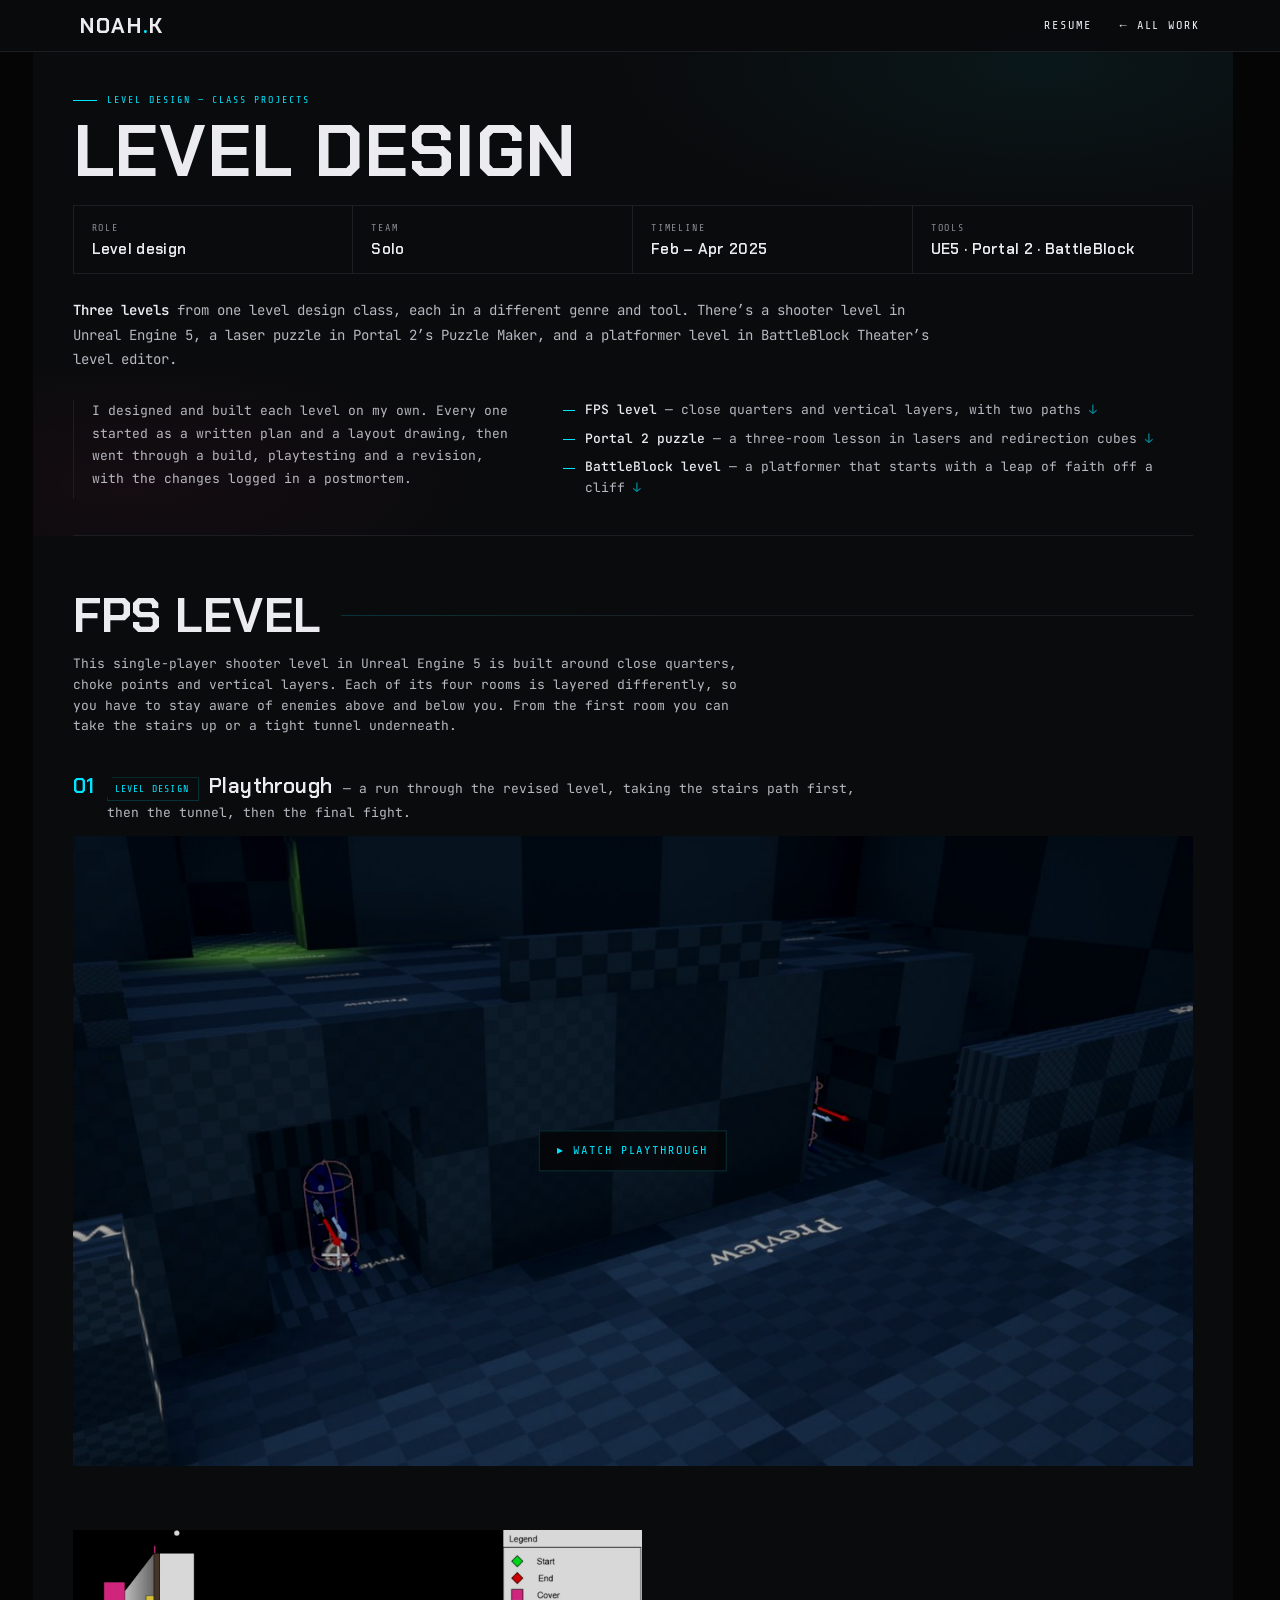
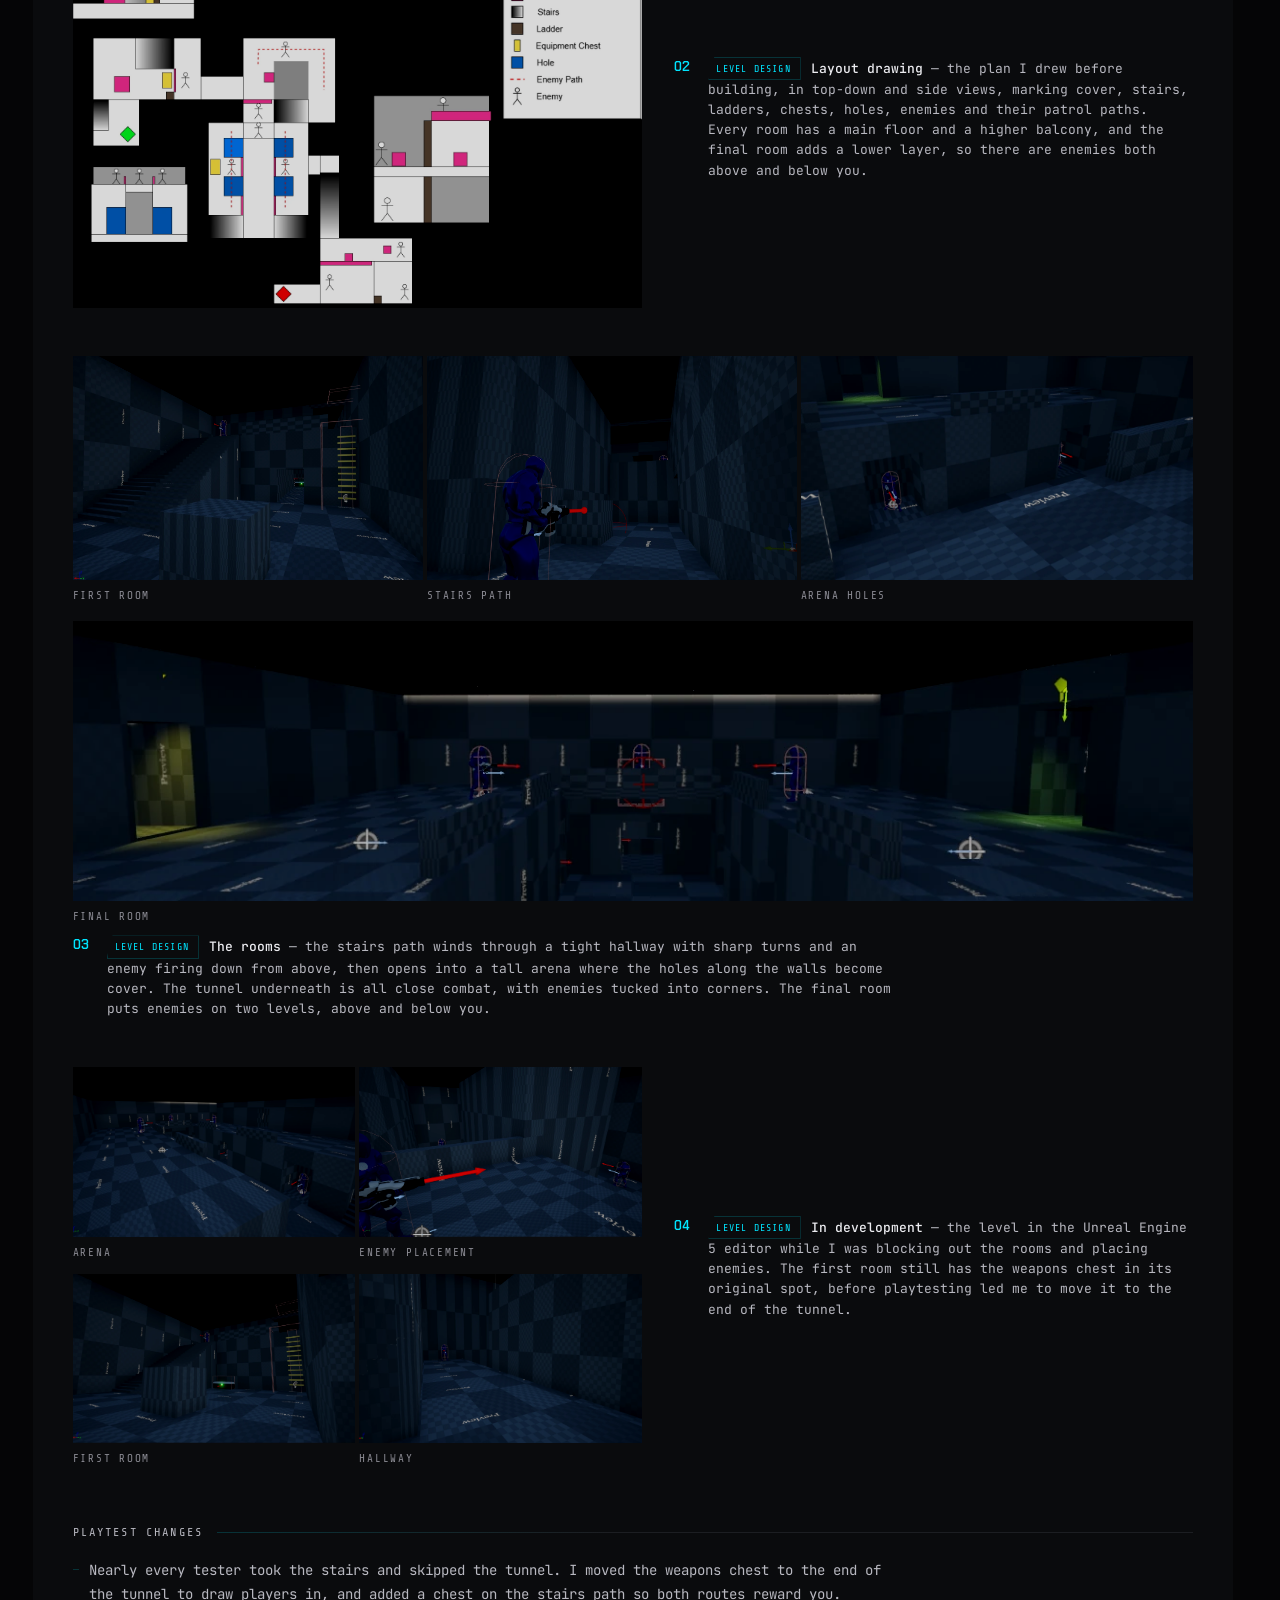
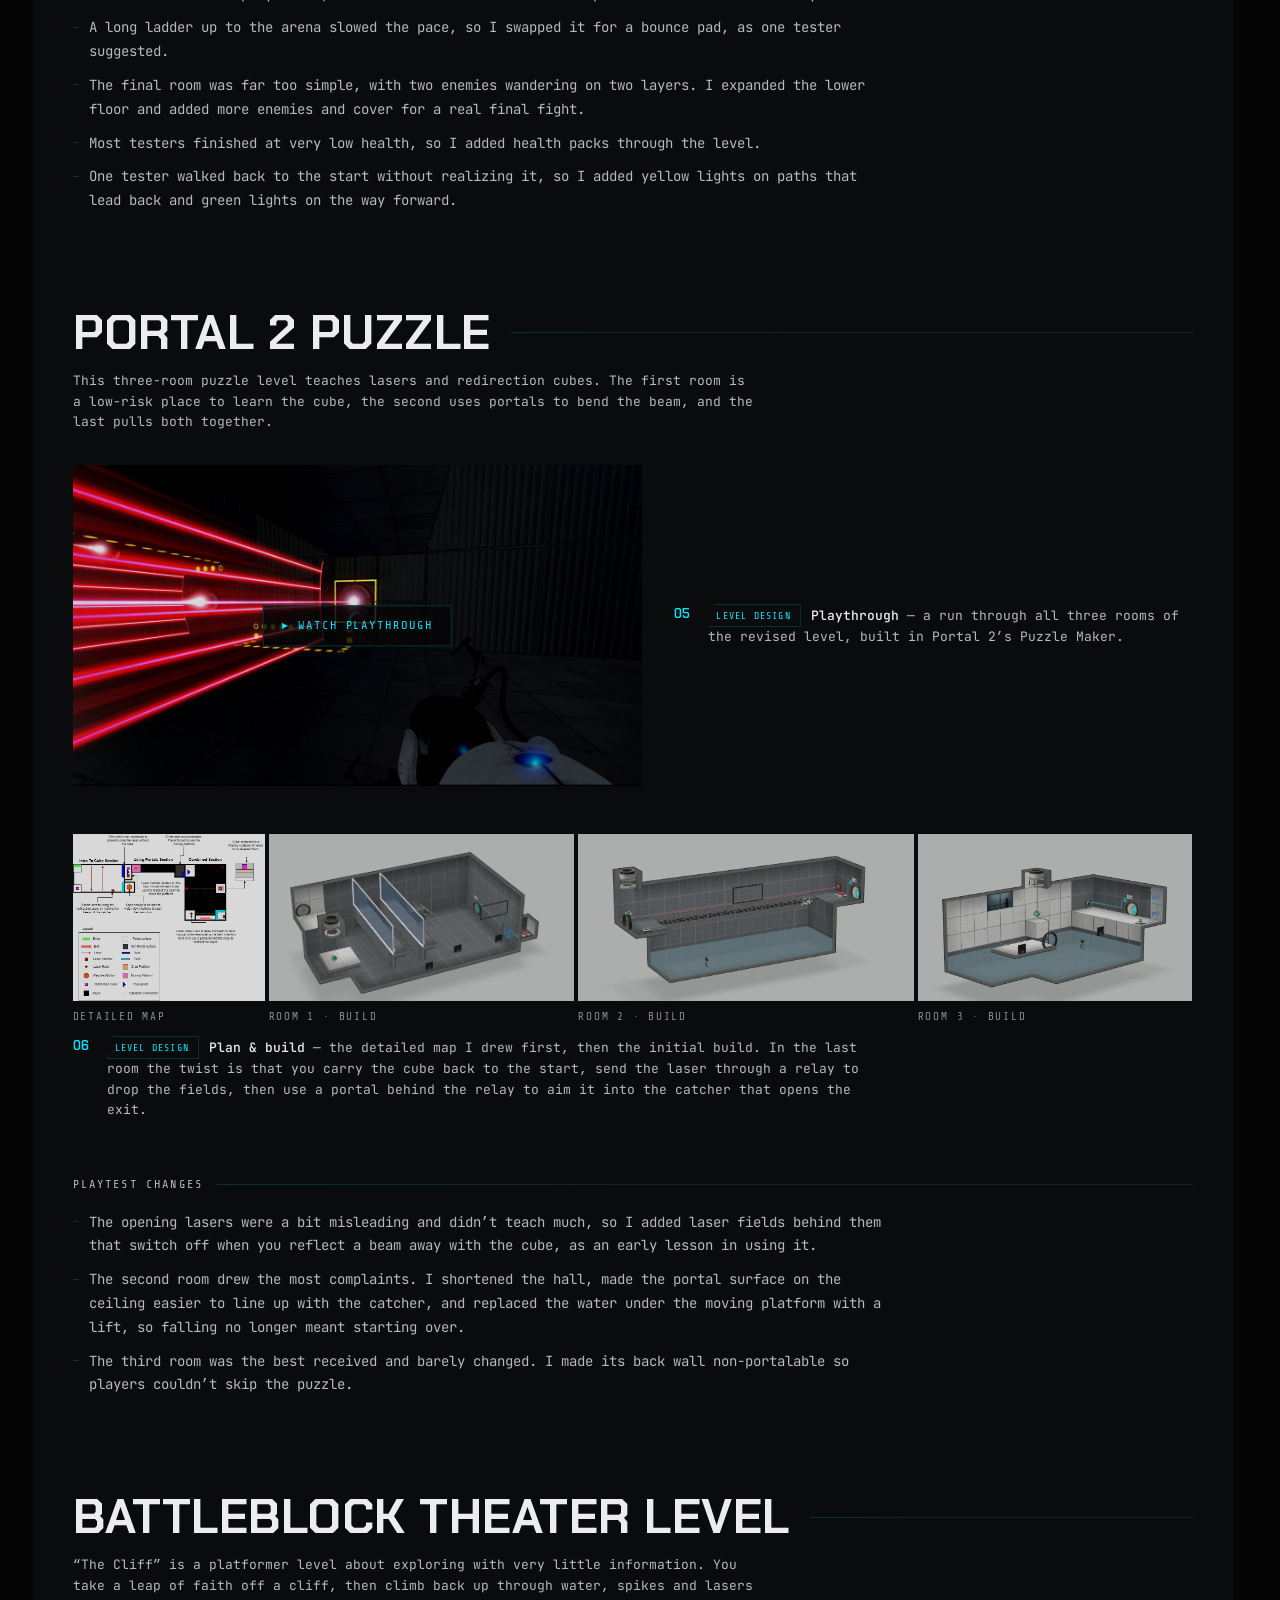
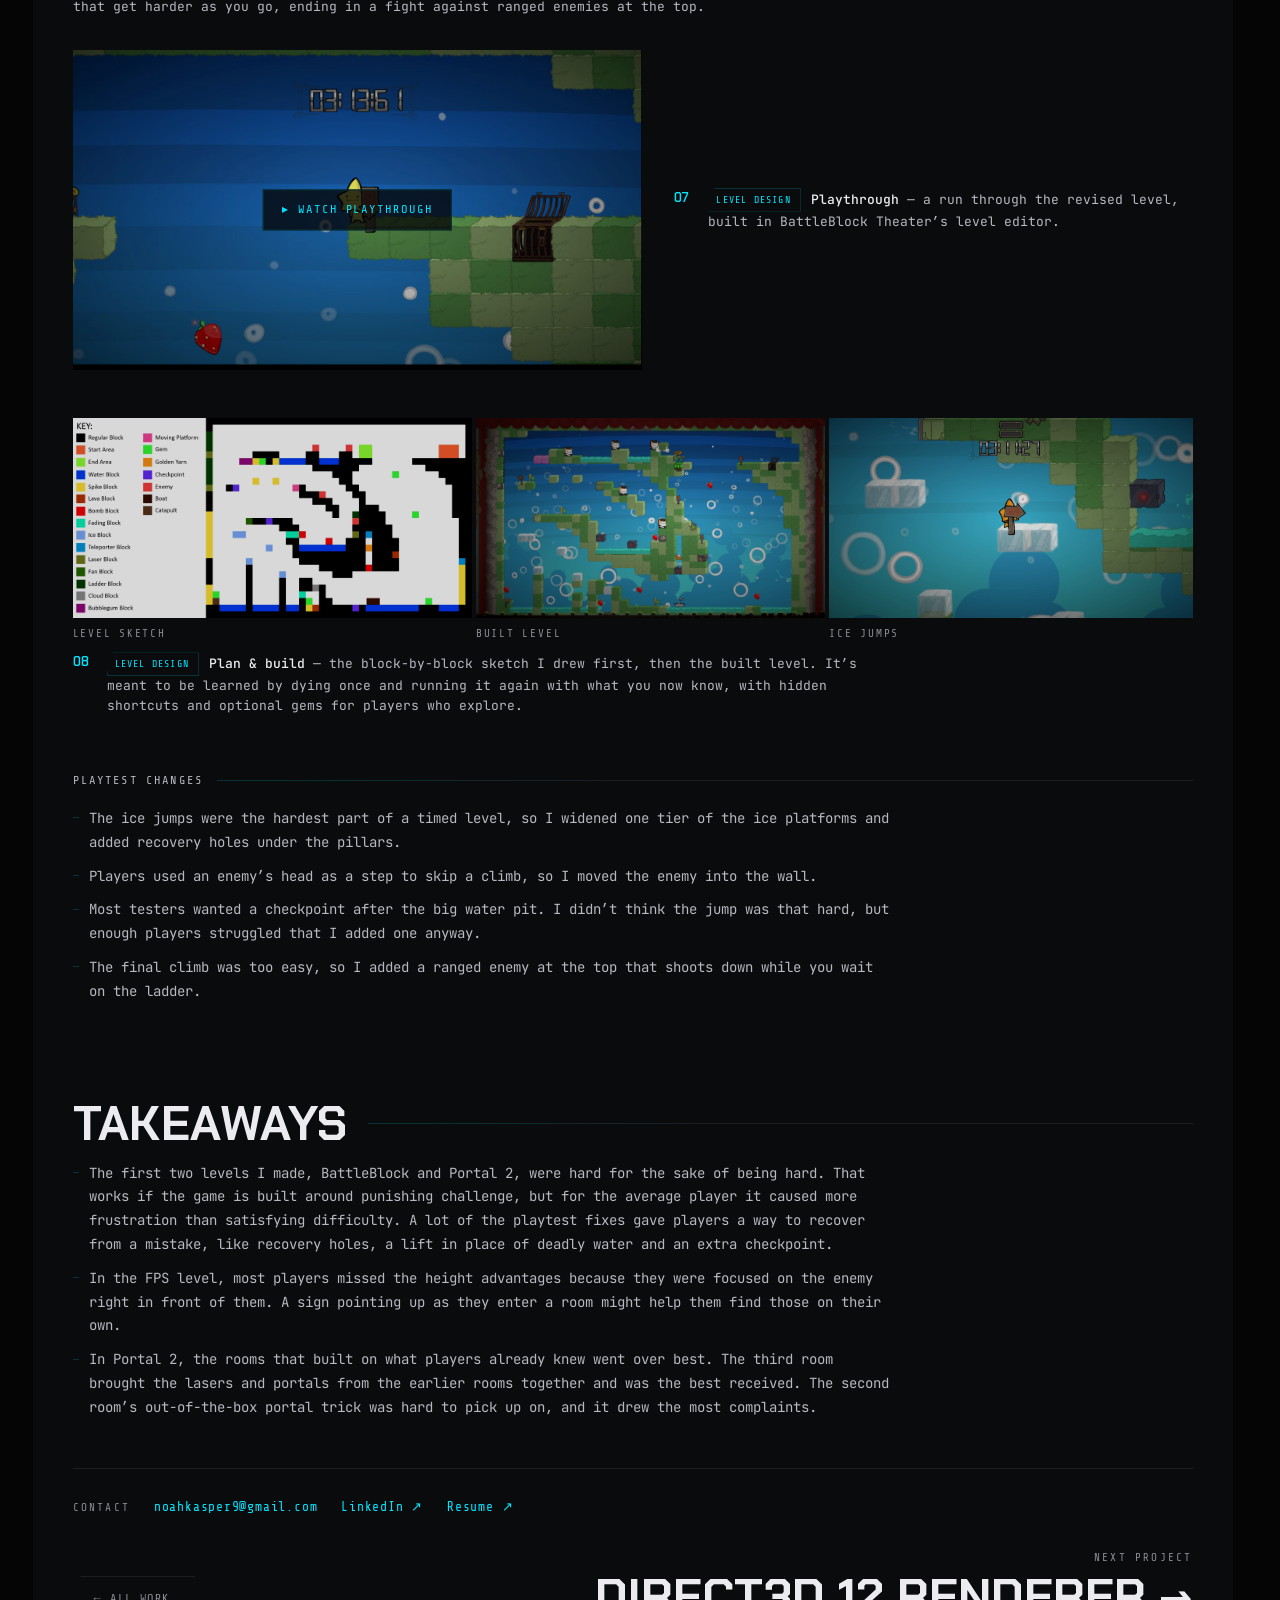
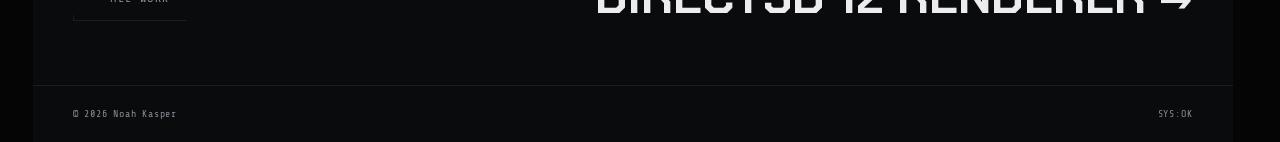
<file: projects/page-leveldesign.html>
<!DOCTYPE html>
<html lang="en">
<head>
  <meta charset="UTF-8">
  <meta name="viewport" content="width=device-width, initial-scale=1.0">
  <!-- LEVEL DESIGN -->
  <title>Level Design — Noah Kasper</title>
  <meta name="description" content="Level Design — Noah Kasper. Three solo levels from a level design class, a shooter level in Unreal Engine 5, a Portal 2 puzzle and a BattleBlock Theater platformer, each revised through playtesting.">
  <meta property="og:type" content="article">
  <meta property="og:title" content="Level Design — Noah Kasper">
  <meta property="og:description" content="Level Design — Noah Kasper. Three solo levels from a level design class, a shooter level in Unreal Engine 5, a Portal 2 puzzle and a BattleBlock Theater platformer, each revised through playtesting.">
  <meta property="og:image" content="https://noahsark13.github.io/images/og/leveldesign.jpg">
  <meta property="og:url" content="https://noahsark13.github.io/projects/page-leveldesign.html">
  <meta name="twitter:card" content="summary_large_image">
  <link rel="canonical" href="https://noahsark13.github.io/projects/page-leveldesign.html">
  <link rel="icon" href="../favicon-32.png?v=3" type="image/png" sizes="32x32">
  <link rel="icon" href="../favicon.svg?v=3" type="image/svg+xml">
  <link rel="apple-touch-icon" href="../apple-touch-icon.png?v=3">
  <link rel="preconnect" href="https://fonts.googleapis.com">
  <link rel="preconnect" href="https://fonts.gstatic.com" crossorigin>
  <link href="https://fonts.googleapis.com/css2?family=Chakra+Petch:wght@600;700&family=JetBrains+Mono:wght@400;500&family=Share+Tech+Mono&display=swap" rel="stylesheet">
  <link rel="stylesheet" href="../style.css?v=87">
  <script src="../js/reel.js?v=12" defer></script>
</head>
<body>

<nav>
  <a class="logo" href="../index.html">NOAH<span>.</span>K</a>
  <div class="nav-r">
    <a href="../Noah_Kasper_Resume.pdf" target="_blank" rel="noopener">Resume<span class="sr-only"> (opens in a new tab)</span></a>
    <a class="nav-back" href="../index.html#work">All Work</a>
  </div>
</nav>

<main class="reel reel-nostage">

  <header class="reel-head">
    <div class="reel-titlebar">
      <div>
        <div class="hero-eyebrow">Level Design — Class Projects</div>
        <h1 class="reel-title">LEVEL DESIGN</h1>
      </div>
    </div>

    <dl class="reel-facts">
      <div class="reel-fact"><dt>Role</dt><dd>Level design</dd></div>
      <div class="reel-fact"><dt>Team</dt><dd>Solo</dd></div>
      <div class="reel-fact"><dt>Timeline</dt><dd>Feb – Apr 2025</dd></div>
      <div class="reel-fact"><dt>Tools</dt><dd>UE5 · Portal 2 · BattleBlock</dd></div>
    </dl>

    <p class="reel-about"><strong>Three levels</strong> from one level design class, each in a different genre and tool. There’s a shooter level in Unreal Engine 5, a laser puzzle in Portal 2’s Puzzle Maker, and a platformer level in BattleBlock Theater’s level editor.</p>

    <div class="reel-brief">
      <p class="reel-pitch">I designed and built each level on my own. Every one started as a written plan and a layout drawing, then went through a build, playtesting and a revision, with the changes logged in a postmortem.</p>
      <ul class="reel-points">
        <li><a href="#fps"><b>FPS level</b> — close quarters and vertical layers, with two paths</a></li>
        <li><a href="#portal"><b>Portal 2 puzzle</b> — a three-room lesson in lasers and redirection cubes</a></li>
        <li><a href="#battleblock"><b>BattleBlock level</b> — a platformer that starts with a leap of faith off a cliff</a></li>
      </ul>
    </div>
  </header>

  <div class="reel-body">

    <h2 class="reel-group" id="fps">FPS Level</h2>
    <p class="reel-group-intro">This single-player shooter level in Unreal Engine 5 is built around close quarters, choke points and vertical layers. Each of its four rooms is layered differently, so you have to stay aware of enemies above and below you. From the first room you can take the stairs up or a tight tunnel underneath.</p>

    <figure class="reel-block key" id="b-playthrough">
      <figcaption class="reel-cap"><span class="entry-tag">Level Design</span> <b>Playthrough</b> — a run through the revised level, taking the stairs path first, then the tunnel, then the final fight.</figcaption>
      <div class="reel-media reel-embed" style="--ar: 16 / 9">
        <a class="reel-yt" href="https://www.youtube.com/watch?v=cwtmpnMjCTY" data-yt="cwtmpnMjCTY" aria-label="Play video: FPS Level playthrough">
          <img src="../images/fpslevel/video-poster.jpg" width="1280" height="720" alt="" loading="lazy" decoding="async">
          <span class="reel-chip"><span aria-hidden="true">&#9656; </span>Watch playthrough</span>
        </a>
      </div>
    </figure>

    <figure class="reel-block side side-wide" id="b-layout">
      <div class="reel-media"><a href="../images/fpslevel/layout.webp" data-zoom data-zoom-group="fps" data-caption="Layout drawing — the plan in top-down and side views, with its legend"><img src="../images/fpslevel/layout.webp" width="1480" height="982" loading="lazy" decoding="async" alt="A top-down layout drawing of four rooms with stairs, ladders, holes, cover, equipment chests, enemies and their patrol paths, beside a legend"></a></div>
      <figcaption class="reel-cap"><span class="entry-tag">Level Design</span> <b>Layout drawing</b> — the plan I drew before building, in top-down and side views, marking cover, stairs, ladders, chests, holes, enemies and their patrol paths. Every room has a main floor and a higher balcony, and the final room adds a lower layer, so there are enemies both above and below you.</figcaption>
    </figure>

    <figure class="reel-block" id="b-rooms">
      <div class="reel-trio reel-grid reel-justify" style="--ar: 16 / 10; --cols: minmax(0, 1.560fr) minmax(0, 1.644fr) minmax(0, 1.743fr)">
        <div class="reel-tile" style="--tar: 1379 / 884">
          <div class="reel-media"><a href="../images/fpslevel/room-start.webp" data-zoom data-zoom-group="fps" data-caption="First room — stairs up to the enemy, or the tunnel and ladder underneath"><img src="../images/fpslevel/room-start.webp" width="1379" height="884" loading="lazy" decoding="async" alt="The first room: a tall staircase up to an enemy on a ledge, a ladder on the right and a dark tunnel ahead"></a></div>
          <p class="reel-tile-label">First room</p>
        </div>
        <div class="reel-tile" style="--tar: 1340 / 815">
          <div class="reel-media"><a href="../images/fpslevel/room-tunnel.webp" data-zoom data-zoom-group="fps" data-caption="Stairs path — an enemy around a corner, and another up on a ledge ahead that you can spot early by looking up"><img src="../images/fpslevel/room-tunnel.webp" width="1340" height="815" loading="lazy" decoding="async" alt="An enemy aiming a rifle from around a corner in a narrow hallway, with another enemy’s head just visible on a ledge at the far end"></a></div>
          <p class="reel-tile-label">Stairs path</p>
        </div>
        <div class="reel-tile" style="--tar: 1032 / 592">
          <div class="reel-media"><a href="../images/fpslevel/room-arena.webp" data-zoom data-zoom-group="fps" data-caption="Arena — enemies above and holes along the walls to take cover in"><img src="../images/fpslevel/room-arena.webp" width="1032" height="592" loading="lazy" decoding="async" alt="A tall arena with an enemy tucked into a hole in the wall and another on the ledge above"></a></div>
          <p class="reel-tile-label">Arena holes</p>
        </div>
        <div class="reel-tile reel-tile--span" style="--tar: 1172 / 293">
          <div class="reel-media"><a href="../images/fpslevel/room-final.webp" data-zoom data-zoom-group="fps" data-caption="Final room — expanded after playtesting, with enemies above and below behind more cover"><img src="../images/fpslevel/room-final.webp" width="1172" height="293" loading="lazy" decoding="async" alt="A wide final room with enemies behind blocks of cover on two levels, lit yellow on one side and green on the other"></a></div>
          <p class="reel-tile-label">Final room</p>
        </div>
      </div>
      <figcaption class="reel-cap"><span class="entry-tag">Level Design</span> <b>The rooms</b> — the stairs path winds through a tight hallway with sharp turns and an enemy firing down from above, then opens into a tall arena where the holes along the walls become cover. The tunnel underneath is all close combat, with enemies tucked into corners. The final room puts enemies on two levels, above and below you.</figcaption>
    </figure>

    <figure class="reel-block side side-wide side-grid" id="b-fps-dev">
      <div class="reel-pair reel-grid2" style="--ar: 5 / 3">
        <div class="reel-tile">
          <div class="reel-media"><a href="../images/leveldesign/fps-early-1.webp" data-zoom data-zoom-group="fps-dev" data-caption="In development — the arena, with enemies placed in the holes along the walls and up on the ledges"><img src="../images/leveldesign/fps-early-1.webp" width="1508" height="868" loading="lazy" decoding="async" alt="The arena in the editor, with enemies placed in holes along the lower walls and on the ledges above"></a></div>
          <p class="reel-tile-label">Arena</p>
        </div>
        <div class="reel-tile">
          <div class="reel-media"><a href="../images/leveldesign/fps-early-2.webp" data-zoom data-zoom-group="fps-dev" data-caption="In development — placing an enemy and its aim"><img src="../images/leveldesign/fps-early-2.webp" width="1520" height="910" loading="lazy" decoding="async" alt="An enemy mannequin in the editor, its red arrow showing where it aims, with two more enemies placed further back in the room"></a></div>
          <p class="reel-tile-label">Enemy placement</p>
        </div>
        <div class="reel-tile">
          <div class="reel-media"><a href="../images/leveldesign/fps-early-3.webp" data-zoom data-zoom-group="fps-dev" data-caption="In development — the first room, with the stairs and the ladder"><img src="../images/leveldesign/fps-early-3.webp" width="1520" height="910" loading="lazy" decoding="async" alt="The first room in the editor, with the staircase on the left and a ladder on the right"></a></div>
          <p class="reel-tile-label">First room</p>
        </div>
        <div class="reel-tile">
          <div class="reel-media"><a href="../images/leveldesign/fps-early-4.webp" data-zoom data-zoom-group="fps-dev" data-caption="In development — a long hallway with an enemy placed at the far end"><img src="../images/leveldesign/fps-early-4.webp" width="1517" height="915" loading="lazy" decoding="async" alt="A long hallway with checkered prototype walls and an enemy standing at the far end"></a></div>
          <p class="reel-tile-label">Hallway</p>
        </div>
      </div>
      <figcaption class="reel-cap"><span class="entry-tag">Level Design</span> <b>In development</b> — the level in the Unreal Engine 5 editor while I was blocking out the rooms and placing enemies. The first room still has the weapons chest in its original spot, before playtesting led me to move it to the end of the tunnel.</figcaption>
    </figure>

    <h3 class="reel-subgroup" id="playtesting">Playtest changes</h3>
    <ul class="reel-pm-list reel-takeaways">
      <li>Nearly every tester took the stairs and skipped the tunnel. I moved the weapons chest to the end of the tunnel to draw players in, and added a chest on the stairs path so both routes reward you.</li>
      <li>A long ladder up to the arena slowed the pace, so I swapped it for a bounce pad, as one tester suggested.</li>
      <li>The final room was far too simple, with two enemies wandering on two layers. I expanded the lower floor and added more enemies and cover for a real final fight.</li>
      <li>Most testers finished at very low health, so I added health packs through the level.</li>
      <li>One tester walked back to the start without realizing it, so I added yellow lights on paths that lead back and green lights on the way forward.</li>
    </ul>

    <h2 class="reel-group" id="portal">Portal 2 Puzzle</h2>
    <p class="reel-group-intro">This three-room puzzle level teaches lasers and redirection cubes. The first room is a low-risk place to learn the cube, the second uses portals to bend the beam, and the last pulls both together.</p>

    <figure class="reel-block side side-wide" id="b-portal-video">
      <div class="reel-media reel-embed" style="--ar: 16 / 9">
        <a class="reel-yt" href="https://www.youtube.com/watch?v=U9gbmzlfkJ4" data-yt="U9gbmzlfkJ4" aria-label="Play video: Portal 2 puzzle playthrough">
          <img src="../images/leveldesign/portal-poster.jpg" width="1280" height="720" alt="" loading="lazy" decoding="async">
          <span class="reel-chip"><span aria-hidden="true">&#9656; </span>Watch playthrough</span>
        </a>
      </div>
      <figcaption class="reel-cap"><span class="entry-tag">Level Design</span> <b>Playthrough</b> — a run through all three rooms of the revised level, built in Portal 2’s Puzzle Maker.</figcaption>
    </figure>

    <figure class="reel-block" id="b-portal-plan">
      <div class="reel-trio reel-grid reel-justify" style="--ar: 3 / 2; --cols: minmax(0, 1.147fr) minmax(0, 1.824fr) minmax(0, 2.002fr) minmax(0, 1.640fr)">
        <div class="reel-tile" style="--tar: 758 / 661">
          <div class="reel-media"><a href="../images/leveldesign/portal-map.webp" data-zoom data-zoom-group="portal" data-caption="Detailed map — the three sections, with the lasers, catchers, relay and which walls take portals"><img src="../images/leveldesign/portal-map.webp" width="758" height="661" loading="lazy" decoding="async" alt="A diagram of the three rooms marking lasers, laser catchers, the relay, portal and non-portal surfaces, and the moving platform"></a></div>
          <p class="reel-tile-label">Detailed map</p>
        </div>
        <div class="reel-tile" style="--tar: 1346 / 738">
          <div class="reel-media"><a href="../images/leveldesign/portal-room1.webp" data-zoom data-zoom-group="portal" data-caption="Room 1 — the intro to the cube, with the lasers, the catcher and the weighted button behind a field"><img src="../images/leveldesign/portal-room1.webp" width="1346" height="738" loading="lazy" decoding="async" alt="Cutaway view of the first room, with glass panels, laser emitters, the redirection cube and a weighted button room"></a></div>
          <p class="reel-tile-label">Room 1 · build</p>
        </div>
        <div class="reel-tile" style="--tar: 979 / 489">
          <div class="reel-media"><a href="../images/leveldesign/portal-hall.webp" data-zoom data-zoom-group="portal" data-caption="Room 2 — a long hall over water, where a portal on the ceiling bends the laser down to start the moving platform"><img src="../images/leveldesign/portal-hall.webp" width="979" height="489" loading="lazy" decoding="async" alt="Cutaway view of a long hall over water with a moving platform and a laser running its length"></a></div>
          <p class="reel-tile-label">Room 2 · build</p>
        </div>
        <div class="reel-tile" style="--tar: 925 / 564">
          <div class="reel-media"><a href="../images/leveldesign/portal-room3.webp" data-zoom data-zoom-group="portal" data-caption="Room 3 — the cube on its own platform, the relay and the exit catcher behind fields"><img src="../images/leveldesign/portal-room3.webp" width="925" height="564" loading="lazy" decoding="async" alt="Cutaway view of the final room with a raised platform, a laser relay and the exit door"></a></div>
          <p class="reel-tile-label">Room 3 · build</p>
        </div>
      </div>
      <figcaption class="reel-cap"><span class="entry-tag">Level Design</span> <b>Plan &amp; build</b> — the detailed map I drew first, then the initial build. In the last room the twist is that you carry the cube back to the start, send the laser through a relay to drop the fields, then use a portal behind the relay to aim it into the catcher that opens the exit.</figcaption>
    </figure>

    <h3 class="reel-subgroup">Playtest changes</h3>
    <ul class="reel-pm-list reel-takeaways">
      <li>The opening lasers were a bit misleading and didn’t teach much, so I added laser fields behind them that switch off when you reflect a beam away with the cube, as an early lesson in using it.</li>
      <li>The second room drew the most complaints. I shortened the hall, made the portal surface on the ceiling easier to line up with the catcher, and replaced the water under the moving platform with a lift, so falling no longer meant starting over.</li>
      <li>The third room was the best received and barely changed. I made its back wall non-portalable so players couldn’t skip the puzzle.</li>
    </ul>

    <h2 class="reel-group" id="battleblock">BattleBlock Theater Level</h2>
    <p class="reel-group-intro">“The Cliff” is a platformer level about exploring with very little information. You take a leap of faith off a cliff, then climb back up through water, spikes and lasers that get harder as you go, ending in a fight against ranged enemies at the top.</p>

    <figure class="reel-block side side-wide" id="b-bb-video">
      <div class="reel-media reel-embed" style="--ar: 16 / 9">
        <a class="reel-yt" href="https://www.youtube.com/watch?v=syRvxYvM29g" data-yt="syRvxYvM29g" aria-label="Play video: BattleBlock Theater level playthrough, The Cliff">
          <img src="../images/leveldesign/bb-poster.jpg" width="1280" height="720" alt="" loading="lazy" decoding="async">
          <span class="reel-chip"><span aria-hidden="true">&#9656; </span>Watch playthrough</span>
        </a>
      </div>
      <figcaption class="reel-cap"><span class="entry-tag">Level Design</span> <b>Playthrough</b> — a run through the revised level, built in BattleBlock Theater’s level editor.</figcaption>
    </figure>

    <figure class="reel-block" id="b-bb-plan">
      <div class="reel-trio reel-grid reel-justify" style="--ar: 2 / 1; --cols: minmax(0, 2.000fr) minmax(0, 1.749fr) minmax(0, 1.819fr)">
        <div class="reel-tile" style="--tar: 2048 / 1024">
          <div class="reel-media"><a href="../images/leveldesign/bb-sketch.webp" data-zoom data-zoom-group="bb" data-caption="Level sketch — the block-by-block plan, with a key for hazards, gems, checkpoints and enemies"><img src="../images/leveldesign/bb-sketch.webp" width="2048" height="1024" loading="lazy" decoding="async" alt="A block grid sketch of the level beside a color key for blocks, hazards, gems, checkpoints and enemies"></a></div>
          <p class="reel-tile-label">Level sketch</p>
        </div>
        <div class="reel-tile" style="--tar: 1595 / 912">
          <div class="reel-media"><a href="../images/leveldesign/bb-overview.webp" data-zoom data-zoom-group="bb" data-caption="Built level — the whole level in the editor, from the cliff at the top to the water below"><img src="../images/leveldesign/bb-overview.webp" width="1595" height="912" loading="lazy" decoding="async" alt="The whole level in the BattleBlock Theater editor, green blocks and water under a red theater curtain"></a></div>
          <p class="reel-tile-label">Built level</p>
        </div>
        <div class="reel-tile" style="--tar: 1814 / 997">
          <div class="reel-media"><a href="../images/leveldesign/bb-ice.webp" data-zoom data-zoom-group="bb" data-caption="Ice jumps — widened after playtesting, with recovery holes under the pillars"><img src="../images/leveldesign/bb-ice.webp" width="1814" height="997" loading="lazy" decoding="async" alt="A player jumping between ice blocks over water"></a></div>
          <p class="reel-tile-label">Ice jumps</p>
        </div>
      </div>
      <figcaption class="reel-cap"><span class="entry-tag">Level Design</span> <b>Plan &amp; build</b> — the block-by-block sketch I drew first, then the built level. It’s meant to be learned by dying once and running it again with what you now know, with hidden shortcuts and optional gems for players who explore.</figcaption>
    </figure>

    <h3 class="reel-subgroup">Playtest changes</h3>
    <ul class="reel-pm-list reel-takeaways">
      <li>The ice jumps were the hardest part of a timed level, so I widened one tier of the ice platforms and added recovery holes under the pillars.</li>
      <li>Players used an enemy’s head as a step to skip a climb, so I moved the enemy into the wall.</li>
      <li>Most testers wanted a checkpoint after the big water pit. I didn’t think the jump was that hard, but enough players struggled that I added one anyway.</li>
      <li>The final climb was too easy, so I added a ranged enemy at the top that shoots down while you wait on the ladder.</li>
    </ul>

    <h2 class="reel-group" id="takeaways">Takeaways</h2>
    <ul class="reel-pm-list reel-takeaways">
      <li>The first two levels I made, BattleBlock and Portal 2, were hard for the sake of being hard. That works if the game is built around punishing challenge, but for the average player it caused more frustration than satisfying difficulty. A lot of the playtest fixes gave players a way to recover from a mistake, like recovery holes, a lift in place of deadly water and an extra checkpoint.</li>
      <li>In the FPS level, most players missed the height advantages because they were focused on the enemy right in front of them. A sign pointing up as they enter a room might help them find those on their own.</li>
      <li>In Portal 2, the rooms that built on what players already knew went over best. The third room brought the lasers and portals from the earlier rooms together and was the best received. The second room’s out-of-the-box portal trick was hard to pick up on, and it drew the most complaints.</li>
    </ul>

    <div class="reel-end">
      <div class="reel-contact">
        <span class="reel-contact-k">Contact</span>
        <a href="mailto:noahkasper9@gmail.com">noahkasper9@gmail.com</a>
        <a href="https://www.linkedin.com/in/noahkasper/" target="_blank" rel="noopener">LinkedIn <span aria-hidden="true">↗</span><span class="sr-only"> (opens in a new tab)</span></a>
        <a href="../Noah_Kasper_Resume.pdf" target="_blank" rel="noopener">Resume <span aria-hidden="true">↗</span><span class="sr-only"> (opens in a new tab)</span></a>
      </div>
      <a class="dl-btn dl-secondary" href="../index.html#work"><span aria-hidden="true">← </span>All Work</a>
      <a class="reel-next" href="page-d3d12.html">
        <span class="reel-next-k">Next project</span>
        <span class="reel-next-v">DIRECT3D 12 RENDERER&nbsp;<span aria-hidden="true">→</span></span>
      </a>
    </div>
  </div>
</main>

<footer>
  <span class="foot-l">© 2026 Noah Kasper</span>
  <span class="foot-r" aria-hidden="true">SYS:OK</span>
</footer>
</body>
</html>
</file>
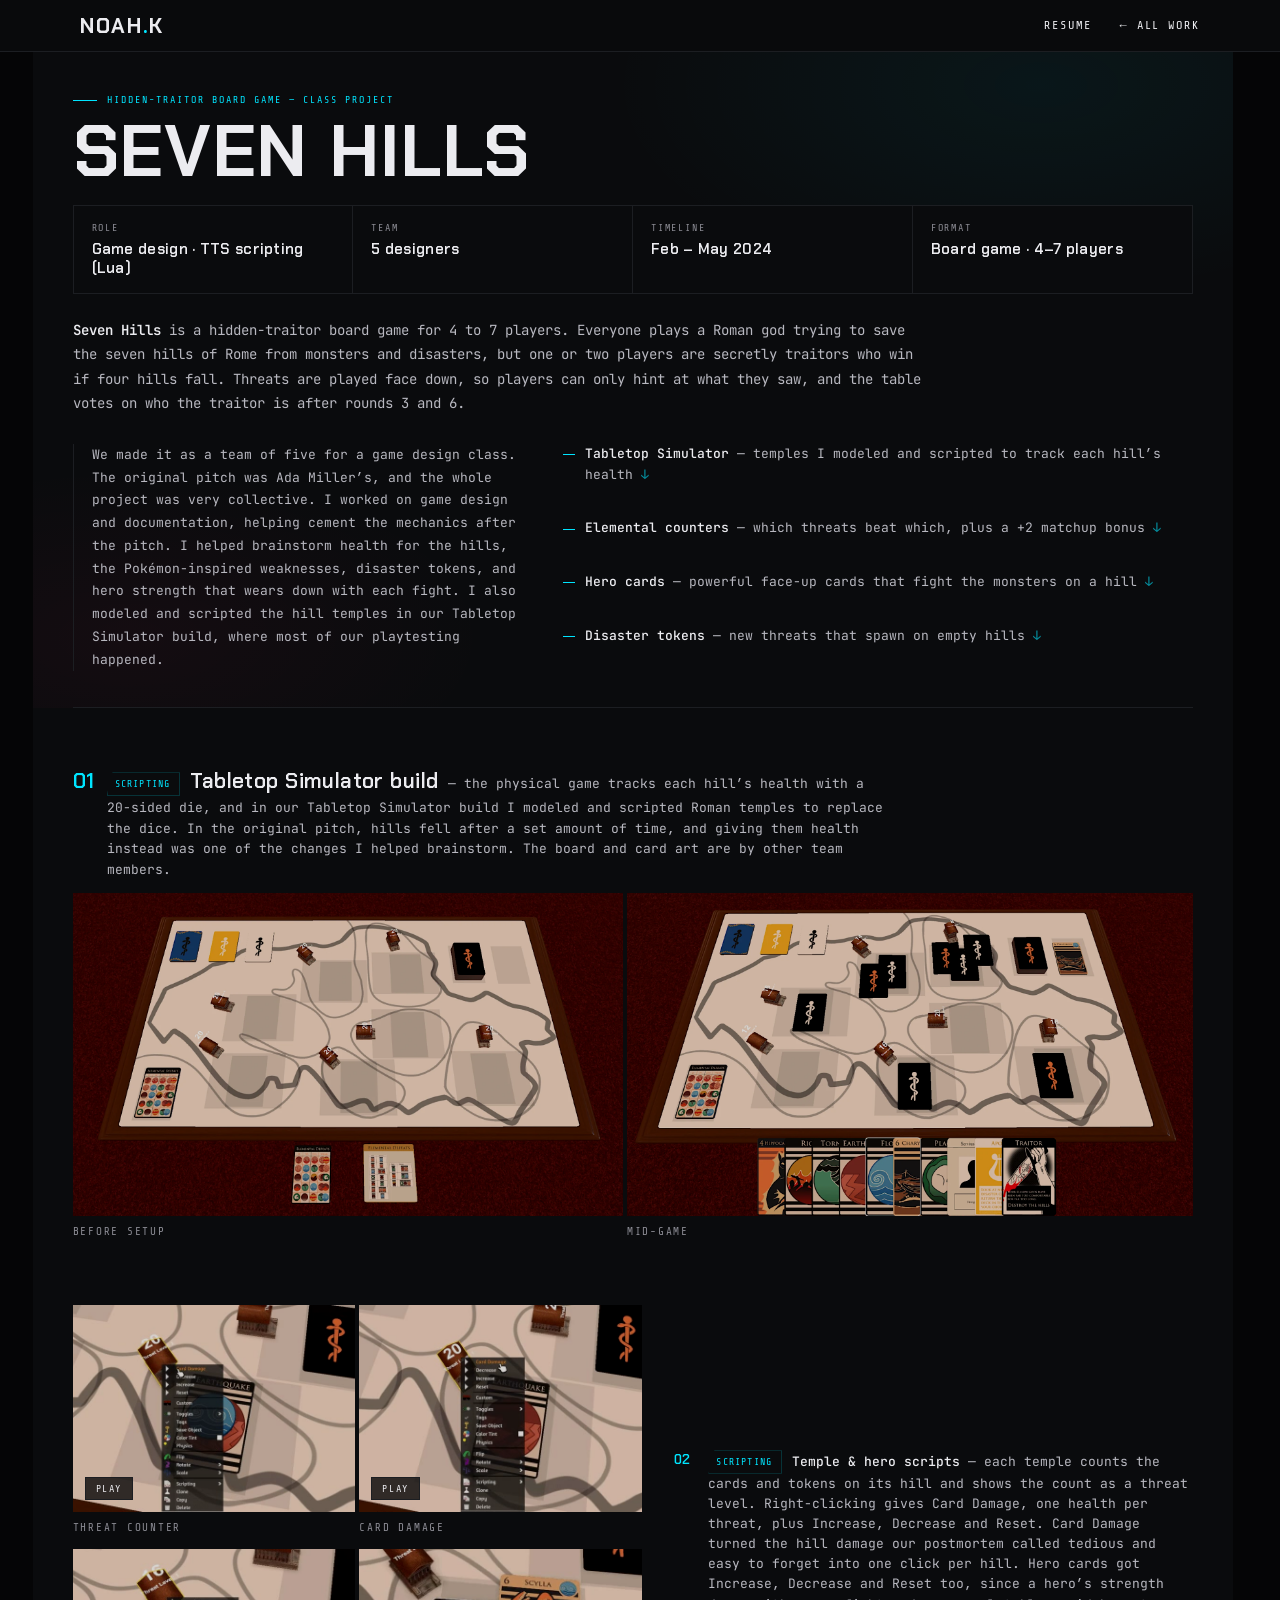
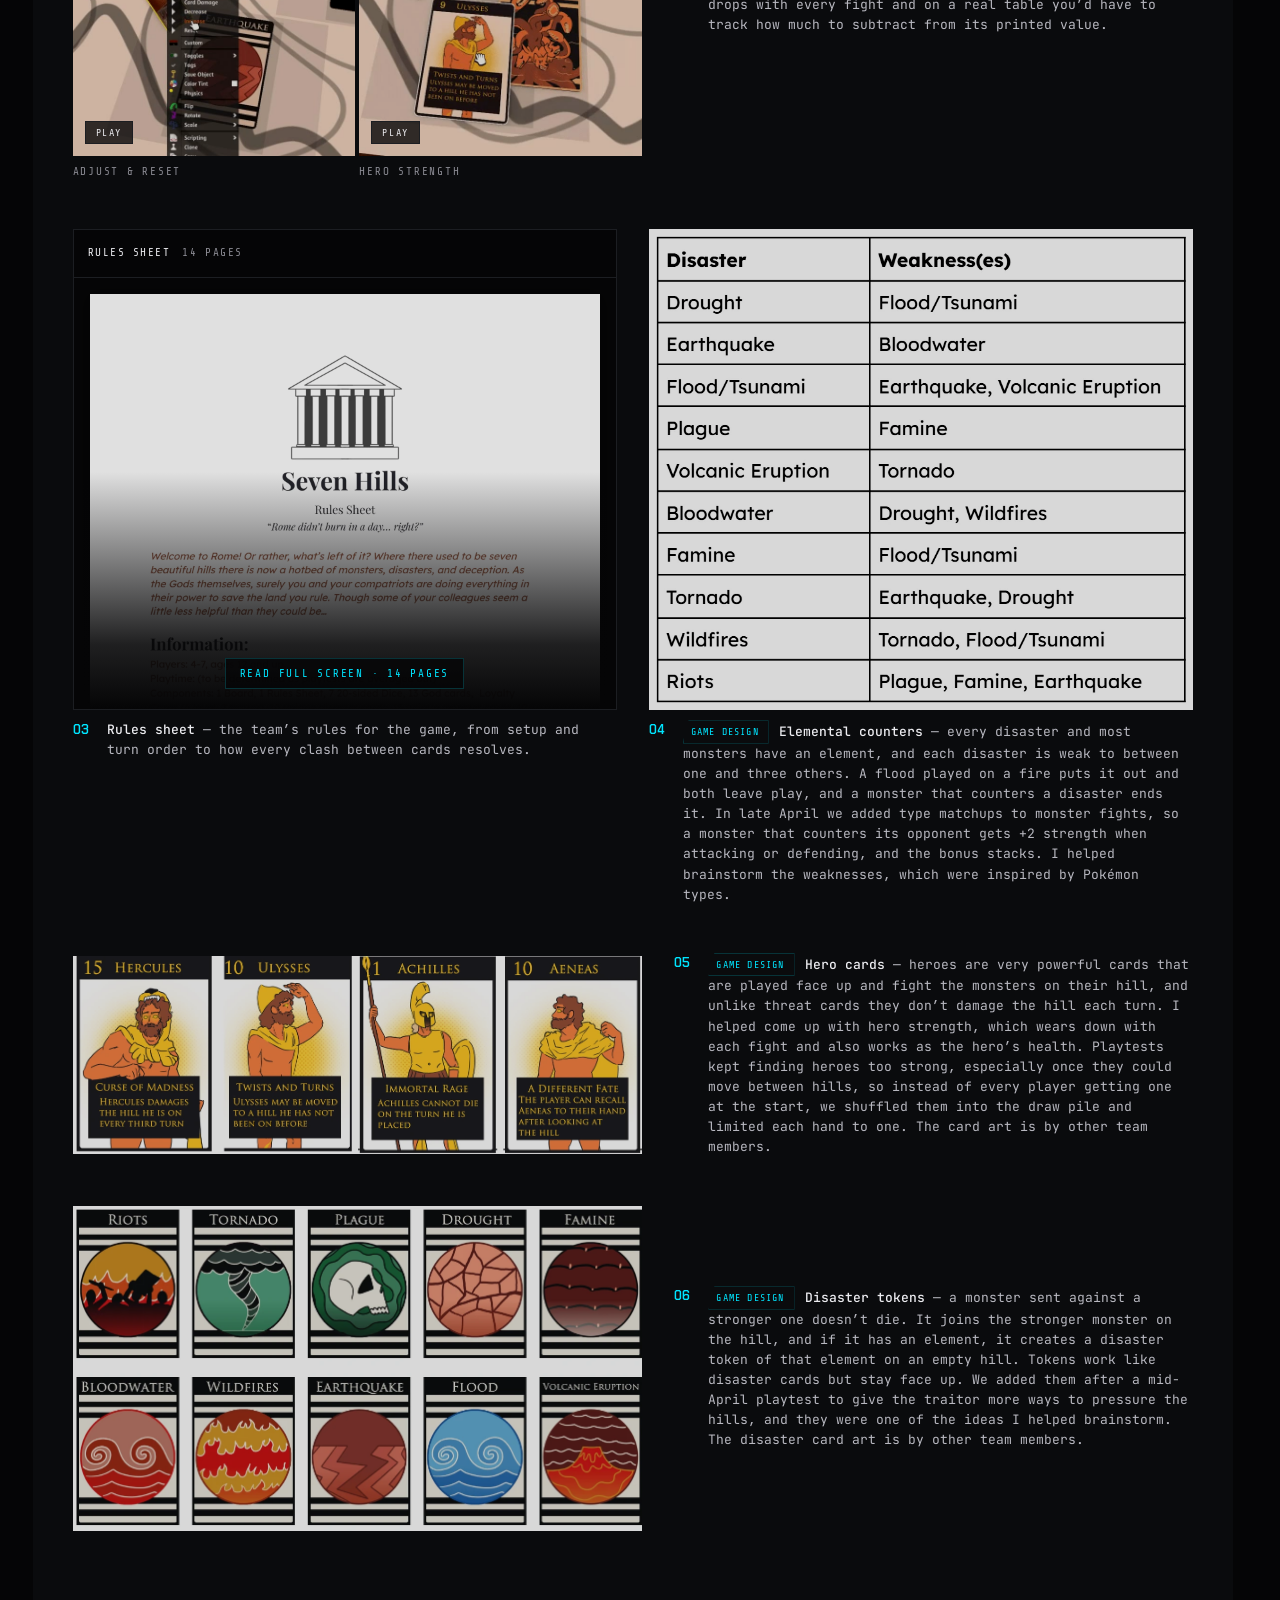
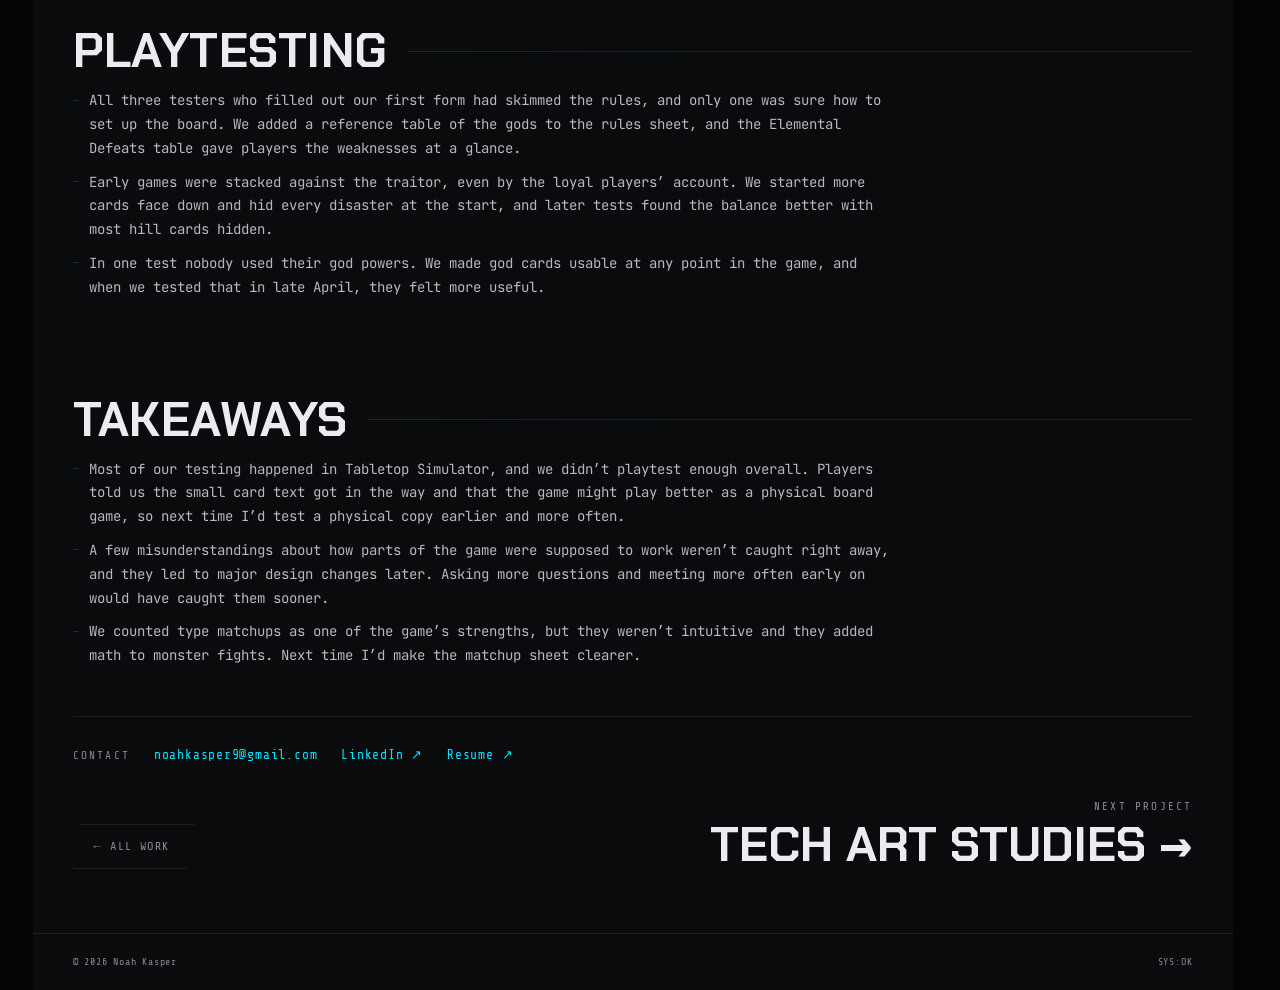
<file: projects/page-sevenhills.html>
<!DOCTYPE html>
<html lang="en">
<head>
  <meta charset="UTF-8">
  <meta name="viewport" content="width=device-width, initial-scale=1.0">
  <!-- SEVEN HILLS -->
  <title>Seven Hills — Noah Kasper</title>
  <meta name="description" content="Seven Hills — Noah Kasper. A hidden-traitor board game about Roman gods defending Rome, made by a team of five, with game design and Tabletop Simulator scripting.">
  <meta property="og:type" content="article">
  <meta property="og:title" content="Seven Hills — Noah Kasper">
  <meta property="og:description" content="Seven Hills — Noah Kasper. A hidden-traitor board game about Roman gods defending Rome, made by a team of five, with game design and Tabletop Simulator scripting.">
  <meta property="og:image" content="https://noahsark13.github.io/images/og/sevenhills.jpg">
  <meta property="og:url" content="https://noahsark13.github.io/projects/page-sevenhills.html">
  <meta name="twitter:card" content="summary_large_image">
  <link rel="canonical" href="https://noahsark13.github.io/projects/page-sevenhills.html">
  <link rel="icon" href="../favicon-32.png?v=3" type="image/png" sizes="32x32">
  <link rel="icon" href="../favicon.svg?v=3" type="image/svg+xml">
  <link rel="apple-touch-icon" href="../apple-touch-icon.png?v=3">
  <link rel="preconnect" href="https://fonts.googleapis.com">
  <link rel="preconnect" href="https://fonts.gstatic.com" crossorigin>
  <link href="https://fonts.googleapis.com/css2?family=Chakra+Petch:wght@600;700&family=JetBrains+Mono:wght@400;500&family=Share+Tech+Mono&display=swap" rel="stylesheet">
  <link rel="stylesheet" href="../style.css?v=87">
  <script src="../js/reel.js?v=12" defer></script>
</head>
<body>

<nav>
  <a class="logo" href="../index.html">NOAH<span>.</span>K</a>
  <div class="nav-r">
    <a href="../Noah_Kasper_Resume.pdf" target="_blank" rel="noopener">Resume<span class="sr-only"> (opens in a new tab)</span></a>
    <a class="nav-back" href="../index.html#work">All Work</a>
  </div>
</nav>

<main class="reel reel-nostage">

  <header class="reel-head">
    <div class="reel-titlebar">
      <div>
        <div class="hero-eyebrow">Hidden-Traitor Board Game — Class Project</div>
        <h1 class="reel-title">SEVEN HILLS</h1>
      </div>
    </div>

    <dl class="reel-facts">
      <div class="reel-fact"><dt>Role</dt><dd>Game design · TTS scripting (Lua)</dd></div>
      <div class="reel-fact"><dt>Team</dt><dd>5 designers</dd></div>
      <div class="reel-fact"><dt>Timeline</dt><dd>Feb – May 2024</dd></div>
      <div class="reel-fact"><dt>Format</dt><dd>Board game · 4–7 players</dd></div>
    </dl>

    <!-- The game in brief, from the Rules sheet -->
    <p class="reel-about"><strong>Seven Hills</strong> is a hidden-traitor board game for 4 to 7 players. Everyone plays a Roman god trying to save the seven hills of Rome from monsters and disasters, but one or two players are secretly traitors who win if four hills fall. Threats are played face down, so players can only hint at what they saw, and the table votes on who the traitor is after rounds 3 and 6.</p>

    <div class="reel-brief">
      <p class="reel-pitch">We made it as a team of five for a game design class. The original pitch was Ada Miller’s, and the whole project was very collective. I worked on game design and documentation, helping cement the mechanics after the pitch. I helped brainstorm health for the hills, the Pokémon-inspired weaknesses, disaster tokens, and hero strength that wears down with each fight. I also modeled and scripted the hill temples in our Tabletop Simulator build, where most of our playtesting happened.</p>
      <ul class="reel-points">
        <li><a href="#b-tts"><b>Tabletop Simulator</b> — temples I modeled and scripted to track each hill’s health</a></li>
        <li><a href="#b-elements"><b>Elemental counters</b> — which threats beat which, plus a +2 matchup bonus</a></li>
        <li><a href="#b-heroes"><b>Hero cards</b> — powerful face-up cards that fight the monsters on a hill</a></li>
        <li><a href="#b-tokens"><b>Disaster tokens</b> — new threats that spawn on empty hills</a></li>
      </ul>
    </div>
  </header>

  <div class="reel-body">

    <figure class="reel-block key" id="b-tts">
      <figcaption class="reel-cap"><span class="entry-tag">Scripting</span> <b>Tabletop Simulator build</b> — the physical game tracks each hill’s health with a 20-sided die, and in our Tabletop Simulator build I modeled and scripted Roman temples to replace the dice. In the original pitch, hills fell after a set amount of time, and giving them health instead was one of the changes I helped brainstorm. The board and card art are by other team members.</figcaption>
      <div class="reel-trio reel-grid reel-justify" style="--ar: 7 / 4; --cols: minmax(0, 1.704fr) minmax(0, 1.751fr)">
        <div class="reel-tile" style="--tar: 1600 / 939">
          <div class="reel-media"><a href="../images/sevenhills/tts-board.webp" data-zoom data-zoom-group="tts" data-caption="Tabletop Simulator — the board before setup, every temple at 20 health"><img src="../images/sevenhills/tts-board.webp" width="1600" height="939" loading="lazy" decoding="async" alt="The Seven Hills board in Tabletop Simulator: a map of Rome with a Roman temple on each of the seven hills, each showing 20"></a></div>
          <p class="reel-tile-label">Before setup</p>
        </div>
        <div class="reel-tile" style="--tar: 1732 / 989">
          <div class="reel-media"><a href="../images/sevenhills/tts-midgame.webp" data-zoom data-zoom-group="tts" data-caption="Tabletop Simulator — mid-game, with threats face down on the hills and a hand along the bottom"><img src="../images/sevenhills/tts-midgame.webp" width="1732" height="989" loading="lazy" decoding="async" alt="The board mid-game: face-down threat cards on several hills, temples showing lower health, and a hand of cards along the bottom"></a></div>
          <p class="reel-tile-label">Mid-game</p>
        </div>
      </div>
    </figure>

    <!-- TEMPLE & HERO SCRIPTS -->
    <figure class="reel-block side side-wide side-grid" id="b-tts-script">
      <div class="reel-pair reel-grid2" style="--ar: 600 / 440">
        <div class="reel-tile">
          <div class="reel-media">
            <video data-loop controls muted loop playsinline preload="none"
                   width="600" height="440" poster="../images/sevenhills/threat-counter-poster.jpg"
                   aria-label="A flood token laid on an earthquake card at a hill, the temple’s threat level updating, then Card Damage lowering its health">
              <source src="../images/sevenhills/threat-counter.mp4" type="video/mp4">
            </video>
          </div>
          <p class="reel-tile-label">Threat counter</p>
        </div>
        <div class="reel-tile">
          <div class="reel-media">
            <video data-loop controls muted loop playsinline preload="none"
                   width="600" height="434" poster="../images/sevenhills/card-damage-poster.jpg"
                   aria-label="Right-clicking a temple and choosing Card Damage twice, its health dropping from 20 to 19 to 18 with one threat on the hill">
              <source src="../images/sevenhills/card-damage.mp4" type="video/mp4">
            </video>
          </div>
          <p class="reel-tile-label">Card damage</p>
        </div>
        <div class="reel-tile">
          <div class="reel-media">
            <video data-loop controls muted loop playsinline preload="none"
                   width="600" height="442" poster="../images/sevenhills/adjust-reset-poster.jpg"
                   aria-label="Using the temple menu to lower and raise its health, then Reset to put it back to 20">
              <source src="../images/sevenhills/adjust-reset.mp4" type="video/mp4">
            </video>
          </div>
          <p class="reel-tile-label">Adjust &amp; reset</p>
        </div>
        <div class="reel-tile">
          <div class="reel-media">
            <video data-loop controls muted loop playsinline preload="none"
                   width="600" height="434" poster="../images/sevenhills/hero-strength-poster.jpg"
                   aria-label="Using the hero card menu to lower and raise Ulysses’ strength">
              <source src="../images/sevenhills/hero-strength.mp4" type="video/mp4">
            </video>
          </div>
          <p class="reel-tile-label">Hero strength</p>
        </div>
      </div>
      <figcaption class="reel-cap"><span class="entry-tag">Scripting</span> <b>Temple &amp; hero scripts</b> — each temple counts the cards and tokens on its hill and shows the count as a threat level. Right-clicking gives Card Damage, one health per threat, plus Increase, Decrease and Reset. Card Damage turned the hill damage our postmortem called tedious and easy to forget into one click per hill. Hero cards got Increase, Decrease and Reset too, since a hero’s strength drops with every fight and on a real table you’d have to track how much to subtract from its printed value.</figcaption>
    </figure>

    <!-- The Rules sheet beside the Elemental Defeats table taken from it -->
    <div class="reel-split">
      <figure class="reel-block" id="b-rules">
        <div class="reel-reader">
          <div class="reel-reader-bar">
            <span class="reel-reader-title">Rules sheet</span>
            <span class="reel-reader-count">14 pages</span>
          </div>
          <div class="reel-reader-view">
            <div class="reel-reader-pages" tabindex="0" role="region" aria-label="Rules sheet, 14 pages">
                <img src="../images/sevenhills/rules-1.webp" width="1530" height="1980" loading="lazy" decoding="async" alt="Rules sheet, page 1: title page, information and objective">
                <img src="../images/sevenhills/rules-2.webp" width="1530" height="1980" loading="lazy" decoding="async" alt="Rules sheet, page 2: winning, and setting up the board">
                <img src="../images/sevenhills/rules-3.webp" width="1530" height="1980" loading="lazy" decoding="async" alt="Rules sheet, page 3: the card types and the hill dice, which are temples in Tabletop Simulator">
                <img src="../images/sevenhills/rules-4.webp" width="1530" height="1980" loading="lazy" decoding="async" alt="Rules sheet, page 4: god and loyalty cards, and beginning play">
                <img src="../images/sevenhills/rules-5.webp" width="1530" height="1980" loading="lazy" decoding="async" alt="Rules sheet, page 5: the anatomy of a turn">
                <img src="../images/sevenhills/rules-6.webp" width="1530" height="1980" loading="lazy" decoding="async" alt="Rules sheet, page 6: resolving cards, monsters against monsters">
                <img src="../images/sevenhills/rules-7.webp" width="1530" height="1980" loading="lazy" decoding="async" alt="Rules sheet, page 7: monsters and disasters, and heroes">
                <img src="../images/sevenhills/rules-8.webp" width="1530" height="1980" loading="lazy" decoding="async" alt="Rules sheet, page 8: heroes, and damaging hills">
                <img src="../images/sevenhills/rules-9.webp" width="1530" height="1980" loading="lazy" decoding="async" alt="Rules sheet, page 9: the Elemental Defeats table, and voting out the traitor">
                <img src="../images/sevenhills/rules-10.webp" width="1530" height="1980" loading="lazy" decoding="async" alt="Rules sheet, page 10: victory, and the god reference">
                <img src="../images/sevenhills/rules-11.webp" width="1530" height="1980" loading="lazy" decoding="async" alt="Rules sheet, page 11: the god reference, continued">
                <img src="../images/sevenhills/rules-12.webp" width="1530" height="1980" loading="lazy" decoding="async" alt="Rules sheet, page 12: the god reference, then hero abilities">
                <img src="../images/sevenhills/rules-13.webp" width="1530" height="1980" loading="lazy" decoding="async" alt="Rules sheet, page 13: hero abilities, then the monster cards">
                <img src="../images/sevenhills/rules-14.webp" width="1530" height="1980" loading="lazy" decoding="async" alt="Rules sheet, page 14: the monster and disaster cards">
            </div>
          </div>
        </div>
        <figcaption class="reel-cap"><b>Rules sheet</b> — the team’s rules for the game, from setup and turn order to how every clash between cards resolves.</figcaption>
      </figure>

      <figure class="reel-block" id="b-elements">
      <div class="reel-media"><a href="../images/sevenhills/elemental-defeats.webp?v=2" data-zoom data-zoom-group="mechanics" data-caption="Elemental Defeats — each disaster and the elements it’s weak to"><img src="../images/sevenhills/elemental-defeats.webp?v=2" width="846" height="749" loading="lazy" decoding="async" alt="A table of the ten disasters and their weaknesses, such as Drought weak to Flood/Tsunami and Riots weak to Plague, Famine and Earthquake"></a></div>
        <figcaption class="reel-cap"><span class="entry-tag">Game Design</span> <b>Elemental counters</b> — every disaster and most monsters have an element, and each disaster is weak to between one and three others. A flood played on a fire puts it out and both leave play, and a monster that counters a disaster ends it. In late April we added type matchups to monster fights, so a monster that counters its opponent gets +2 strength when attacking or defending, and the bonus stacks. I helped brainstorm the weaknesses, which were inspired by Pokémon types.</figcaption>
      </figure>
    </div>

    <figure class="reel-block side side-wide" id="b-heroes">
      <div class="reel-media"><a href="../images/sevenhills/hero-cards.webp" data-zoom data-zoom-group="mechanics" data-caption="Hero cards — Hercules, Ulysses, Achilles and Aeneas, each with its own ability"><img src="../images/sevenhills/hero-cards.webp" width="1269" height="440" loading="lazy" decoding="async" alt="Four hero cards, Hercules, Ulysses, Achilles and Aeneas, each with a strength number and an ability"></a></div>
      <figcaption class="reel-cap"><span class="entry-tag">Game Design</span> <b>Hero cards</b> — heroes are very powerful cards that are played face up and fight the monsters on their hill, and unlike threat cards they don’t damage the hill each turn. I helped come up with hero strength, which wears down with each fight and also works as the hero’s health. Playtests kept finding heroes too strong, especially once they could move between hills, so instead of every player getting one at the start, we shuffled them into the draw pile and limited each hand to one. The card art is by other team members.</figcaption>
    </figure>

    <figure class="reel-block side side-wide" id="b-tokens">
      <div class="reel-media"><a href="../images/sevenhills/disaster-cards.webp" data-zoom data-zoom-group="mechanics" data-caption="Disaster cards — the ten disasters; tokens use the same elements and stay face up"><img src="../images/sevenhills/disaster-cards.webp" width="1143" height="653" loading="lazy" decoding="async" alt="Ten disaster cards: Riots, Tornado, Plague, Drought, Famine, Bloodwater, Wildfires, Earthquake, Flood and Volcanic Eruption"></a></div>
      <figcaption class="reel-cap"><span class="entry-tag">Game Design</span> <b>Disaster tokens</b> — a monster sent against a stronger one doesn’t die. It joins the stronger monster on the hill, and if it has an element, it creates a disaster token of that element on an empty hill. Tokens work like disaster cards but stay face up. We added them after a mid-April playtest to give the traitor more ways to pressure the hills, and they were one of the ideas I helped brainstorm. The disaster card art is by other team members.</figcaption>
    </figure>

    <h2 class="reel-group" id="playtesting">Playtesting</h2>
    <ul class="reel-pm-list reel-takeaways">
      <li>All three testers who filled out our first form had skimmed the rules, and only one was sure how to set up the board. We added a reference table of the gods to the rules sheet, and the Elemental Defeats table gave players the weaknesses at a glance.</li>
      <li>Early games were stacked against the traitor, even by the loyal players’ account. We started more cards face down and hid every disaster at the start, and later tests found the balance better with most hill cards hidden.</li>
      <li>In one test nobody used their god powers. We made god cards usable at any point in the game, and when we tested that in late April, they felt more useful.</li>
    </ul>

    <h2 class="reel-group" id="takeaways">Takeaways</h2>
    <ul class="reel-pm-list reel-takeaways">
      <li>Most of our testing happened in Tabletop Simulator, and we didn’t playtest enough overall. Players told us the small card text got in the way and that the game might play better as a physical board game, so next time I’d test a physical copy earlier and more often.</li>
      <li>A few misunderstandings about how parts of the game were supposed to work weren’t caught right away, and they led to major design changes later. Asking more questions and meeting more often early on would have caught them sooner.</li>
      <li>We counted type matchups as one of the game’s strengths, but they weren’t intuitive and they added math to monster fights. Next time I’d make the matchup sheet clearer.</li>
    </ul>

    <div class="reel-end">
      <div class="reel-contact">
        <span class="reel-contact-k">Contact</span>
        <a href="mailto:noahkasper9@gmail.com">noahkasper9@gmail.com</a>
        <a href="https://www.linkedin.com/in/noahkasper/" target="_blank" rel="noopener">LinkedIn <span aria-hidden="true">↗</span><span class="sr-only"> (opens in a new tab)</span></a>
        <a href="../Noah_Kasper_Resume.pdf" target="_blank" rel="noopener">Resume <span aria-hidden="true">↗</span><span class="sr-only"> (opens in a new tab)</span></a>
      </div>
      <a class="dl-btn dl-secondary" href="../index.html#work"><span aria-hidden="true">← </span>All Work</a>
      <a class="reel-next" href="page-studies.html">
        <span class="reel-next-k">Next project</span>
        <span class="reel-next-v">TECH ART STUDIES&nbsp;<span aria-hidden="true">→</span></span>
      </a>
    </div>
  </div>
</main>

<footer>
  <span class="foot-l">© 2026 Noah Kasper</span>
  <span class="foot-r" aria-hidden="true">SYS:OK</span>
</footer>
</body>
</html>
</file>
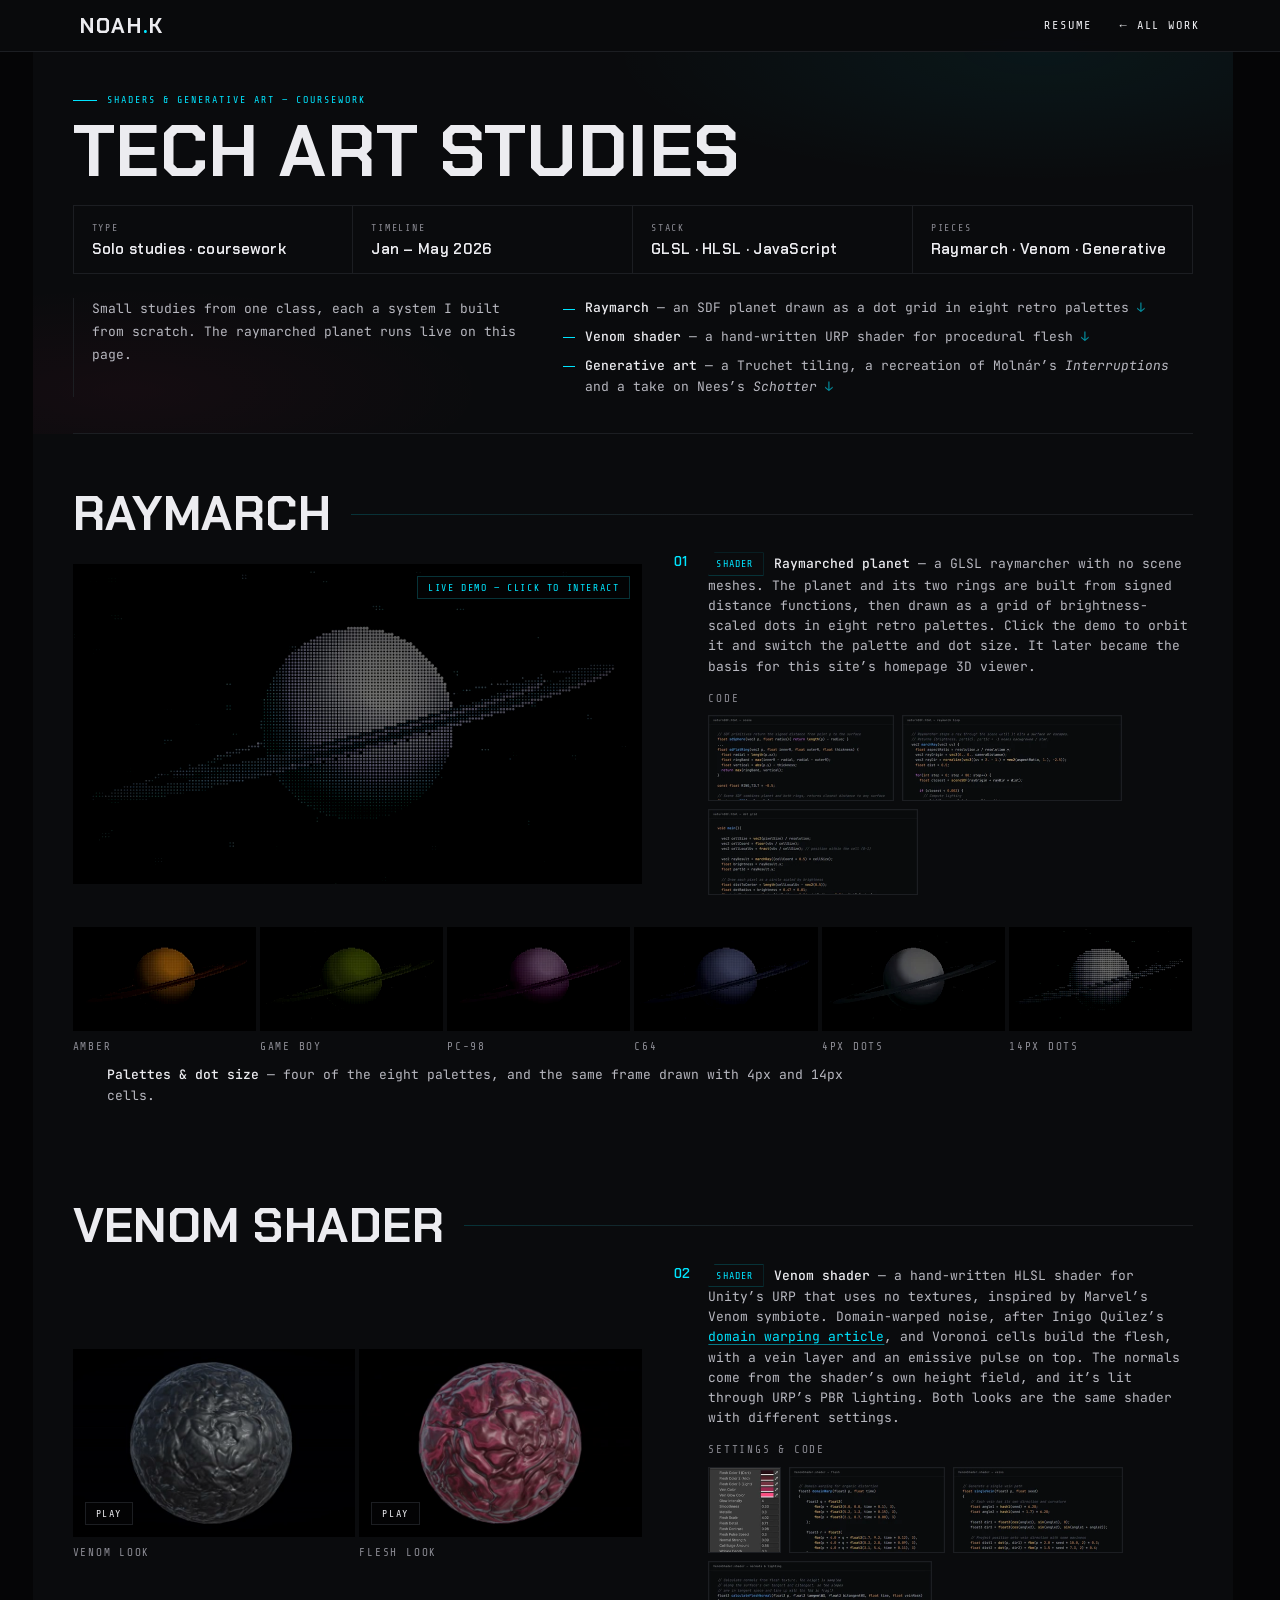
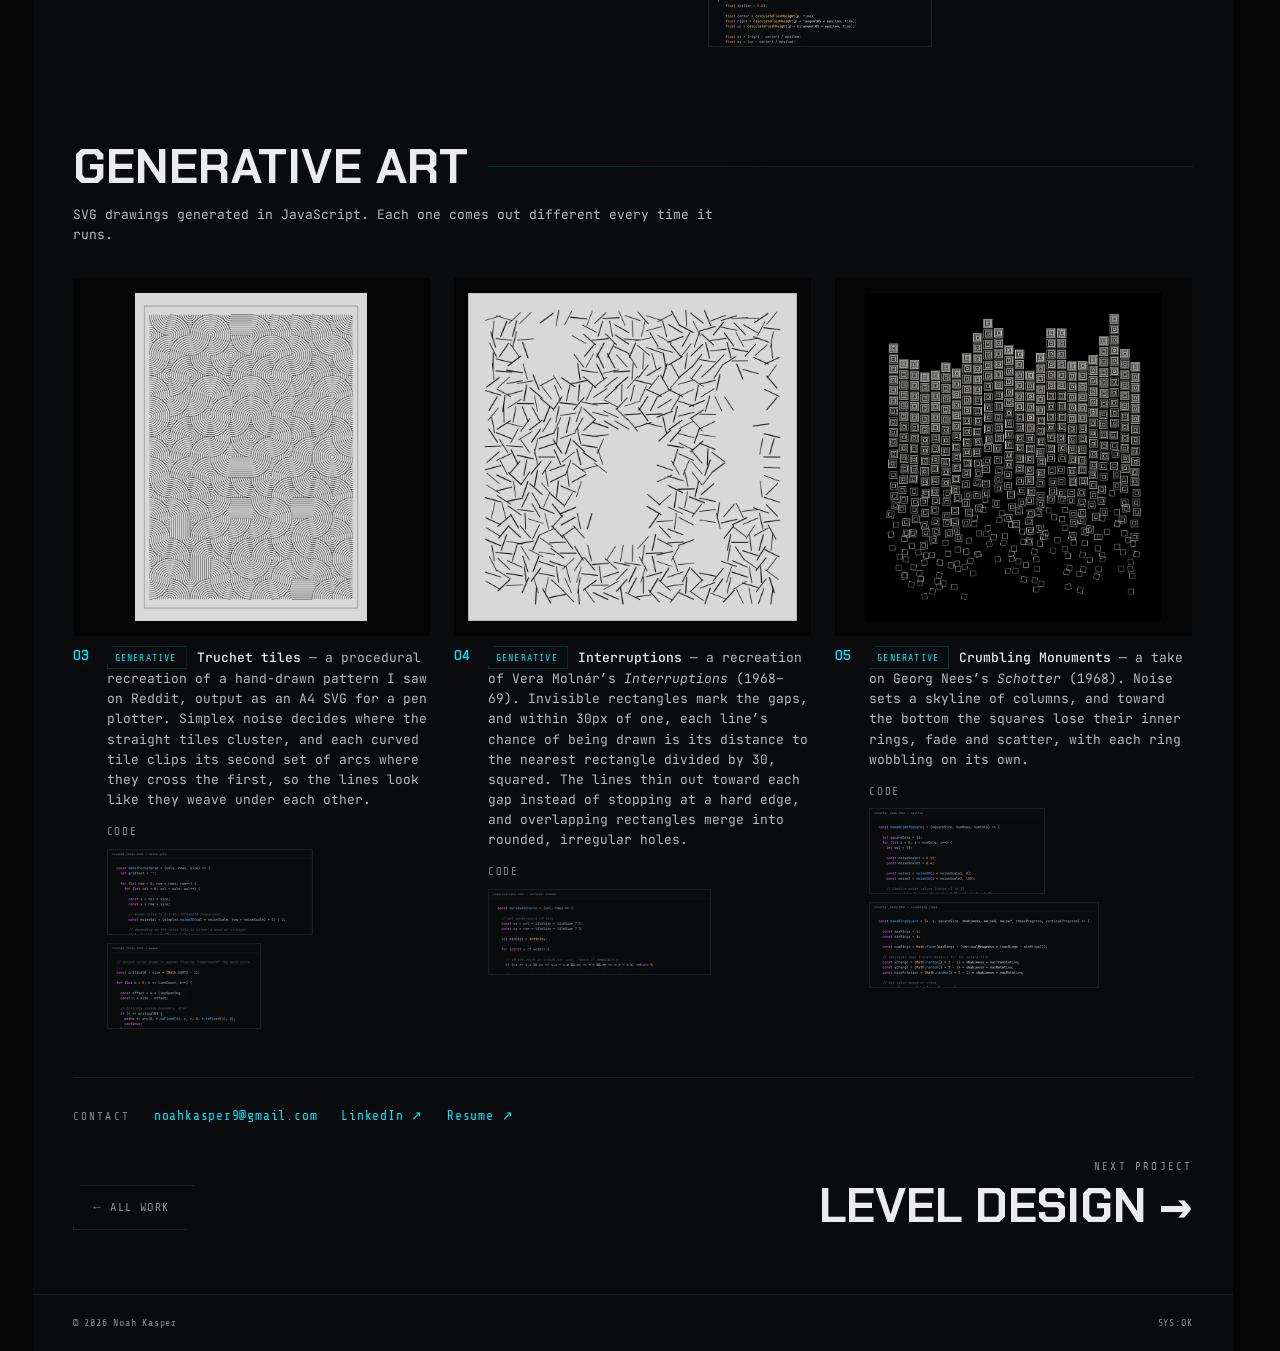
<file: projects/page-studies.html>
<!DOCTYPE html>
<html lang="en">
<head>
  <meta charset="UTF-8">
  <meta name="viewport" content="width=device-width, initial-scale=1.0">
  <!-- TECH ART STUDIES -->
  <title>Tech Art Studies — Noah Kasper</title>
  <meta name="description" content="Tech Art Studies — Noah Kasper. A live GLSL raymarcher, a hand-written URP flesh shader and generative SVG art, built from scratch for a 2026 class.">
  <meta property="og:type" content="article">
  <meta property="og:title" content="Tech Art Studies — Noah Kasper">
  <meta property="og:description" content="Tech Art Studies — Noah Kasper. A live GLSL raymarcher, a hand-written URP flesh shader and generative SVG art, built from scratch for a 2026 class.">
  <meta property="og:image" content="https://noahsark13.github.io/images/og/studies.jpg">
  <meta property="og:url" content="https://noahsark13.github.io/projects/page-studies.html">
  <meta name="twitter:card" content="summary_large_image">
  <link rel="canonical" href="https://noahsark13.github.io/projects/page-studies.html">
  <link rel="icon" href="../favicon-32.png?v=3" type="image/png" sizes="32x32">
  <link rel="icon" href="../favicon.svg?v=3" type="image/svg+xml">
  <link rel="apple-touch-icon" href="../apple-touch-icon.png?v=3">
  <link rel="preconnect" href="https://fonts.googleapis.com">
  <link rel="preconnect" href="https://fonts.gstatic.com" crossorigin>
  <link href="https://fonts.googleapis.com/css2?family=Chakra+Petch:wght@600;700&family=JetBrains+Mono:wght@400;500&family=Share+Tech+Mono&display=swap" rel="stylesheet">
  <link rel="stylesheet" href="../style.css?v=87">
  <script src="../js/reel.js?v=12" defer></script>
</head>
<body>

<nav>
  <a class="logo" href="../index.html">NOAH<span>.</span>K</a>
  <div class="nav-r">
    <a href="../Noah_Kasper_Resume.pdf" target="_blank" rel="noopener">Resume<span class="sr-only"> (opens in a new tab)</span></a>
    <a class="nav-back" href="../index.html#work">All Work</a>
  </div>
</nav>

<main class="reel reel-nostage">

  <header class="reel-head">
    <div class="reel-titlebar">
      <div>
        <div class="hero-eyebrow">Shaders &amp; Generative Art — Coursework</div>
        <h1 class="reel-title">TECH ART STUDIES</h1>
      </div>
    </div>

    <dl class="reel-facts">
      <div class="reel-fact"><dt>Type</dt><dd>Solo studies · coursework</dd></div>
      <div class="reel-fact"><dt>Timeline</dt><dd>Jan – May 2026</dd></div>
      <div class="reel-fact"><dt>Stack</dt><dd>GLSL · HLSL · JavaScript</dd></div>
      <div class="reel-fact"><dt>Pieces</dt><dd>Raymarch · Venom · Generative</dd></div>
    </dl>

    <div class="reel-brief">
      <p class="reel-pitch">Small studies from one class, each a system I built from scratch. The raymarched planet runs live on this page.</p>
      <ul class="reel-points">
        <li><a href="#raymarch"><b>Raymarch</b> — an SDF planet drawn as a dot grid in eight retro palettes</a></li>
        <li><a href="#venom"><b>Venom shader</b> — a hand-written URP shader for procedural flesh</a></li>
        <li><a href="#generative"><b>Generative art</b> — a Truchet tiling, a recreation of Molnár’s <i>Interruptions</i> and a take on Nees’s <i>Schotter</i></a></li>
      </ul>
    </div>
  </header>

  <div class="reel-body">

    <h2 class="reel-group" id="raymarch">Raymarch</h2>

    <!-- RAYMARCH: click-to-load live embed -->
    <figure class="reel-block side side-wide" id="b-raymarch">
      <div class="reel-media reel-embed reel-live" style="--ar: 16 / 9">
        <img src="../images/raymarch/poster.jpg" width="1280" height="724" alt="" decoding="async" loading="lazy">
        <button class="reel-live-gate" type="button"><span class="reel-chip">Live demo — click to interact</span></button>
        <iframe data-src="embeds/raymarch-sdf.html?v=4" title="Live raymarched SDF planet — drag or arrow keys to orbit, Ctrl+scroll to zoom"
                onload="if (this.getAttribute('src')) this.classList.add('is-loaded')"></iframe>
      </div>
      <figcaption class="reel-cap"><span class="entry-tag">Shader</span> <b>Raymarched planet</b> — a GLSL raymarcher with no scene meshes. The planet and its two rings are built from signed distance functions, then drawn as a grid of brightness-scaled dots in eight retro palettes. Click the demo to orbit it and switch the palette and dot size. It later became the basis for this site’s homepage 3D viewer. <span class="reel-under"><span class="reel-under-k">Code</span><a href="../images/raymarch/raymarch-code-scene.webp" data-zoom data-zoom-group="raymarch-code" data-caption="Scene — the planet is a sphere and each ring is a flat band, both written as distance functions, then tilted and combined with min()"><img src="../images/raymarch/raymarch-code-scene-thumb.webp" width="184" height="84" loading="lazy" decoding="async" alt="GLSL code: the flat ring distance function and the scene that combines the planet and both rings"></a><a href="../images/raymarch/raymarch-code-march.webp" data-zoom data-zoom-group="raymarch-code" data-caption="Raymarcher — each ray steps forward by the distance to the nearest surface, a hit is lit with a key, fill and rim light, and a miss falls through to a sparse star field"><img src="../images/raymarch/raymarch-code-march-thumb.webp" width="218" height="84" loading="lazy" decoding="async" alt="GLSL code: the marchRay function, with its stepping loop, lighting and star field"></a><a href="../images/raymarch/raymarch-code-dots.webp" data-zoom data-zoom-group="raymarch-code" data-caption="Dot grid — the screen is split into cells with one ray each, and every dot’s radius follows the brightness its ray found"><img src="../images/raymarch/raymarch-code-dots-thumb.webp" width="208" height="84" loading="lazy" decoding="async" alt="GLSL code: the main function that turns each cell into a dot sized by brightness"></a></span></figcaption>
    </figure>

    <!-- RAYMARCH FEATURES -->
    <figure class="reel-block reel-block--cont" id="b-raymarch-features">
      <div class="reel-trio reel-trio--6 reel-grid" style="--ar: 1280 / 724">
        <div class="reel-tile">
          <div class="reel-media"><a href="../images/raymarch/palette-amber.jpg" data-zoom data-zoom-group="raymarch" data-caption="Amber palette"><img src="../images/raymarch/palette-amber-thumb.webp" width="297" height="168" loading="lazy" decoding="async" alt="Ringed planet in dot-matrix, Amber palette"></a></div>
          <p class="reel-tile-label">Amber</p>
        </div>
        <div class="reel-tile">
          <div class="reel-media"><a href="../images/raymarch/palette-gameboy.jpg" data-zoom data-zoom-group="raymarch" data-caption="Game Boy palette"><img src="../images/raymarch/palette-gameboy-thumb.webp" width="297" height="168" loading="lazy" decoding="async" alt="The same frame in the Game Boy palette"></a></div>
          <p class="reel-tile-label">Game Boy</p>
        </div>
        <div class="reel-tile">
          <div class="reel-media"><a href="../images/raymarch/palette-pc98.jpg" data-zoom data-zoom-group="raymarch" data-caption="PC-98 palette"><img src="../images/raymarch/palette-pc98-thumb.webp" width="297" height="168" loading="lazy" decoding="async" alt="The same frame in the PC-98 palette"></a></div>
          <p class="reel-tile-label">PC-98</p>
        </div>
        <div class="reel-tile">
          <div class="reel-media"><a href="../images/raymarch/palette-c64.jpg" data-zoom data-zoom-group="raymarch" data-caption="C64 palette"><img src="../images/raymarch/palette-c64-thumb.webp" width="297" height="168" loading="lazy" decoding="async" alt="The same frame in the C64 palette"></a></div>
          <p class="reel-tile-label">C64</p>
        </div>
        <div class="reel-tile">
          <div class="reel-media"><a href="../images/raymarch/pixel-4.jpg" data-zoom data-zoom-group="raymarch" data-caption="Dot size — 4px cells"><img src="../images/raymarch/pixel-4-thumb.webp" width="297" height="168" loading="lazy" decoding="async" alt="The planet drawn with 4px dot cells"></a></div>
          <p class="reel-tile-label">4px dots</p>
        </div>
        <div class="reel-tile">
          <div class="reel-media"><a href="../images/raymarch/pixel-14.jpg" data-zoom data-zoom-group="raymarch" data-caption="Dot size — 14px cells"><img src="../images/raymarch/pixel-14-thumb.webp" width="297" height="168" loading="lazy" decoding="async" alt="The same frame drawn with 14px dot cells"></a></div>
          <p class="reel-tile-label">14px dots</p>
        </div>
      </div>
      <figcaption class="reel-cap"><b>Palettes &amp; dot size</b> — four of the eight palettes, and the same frame drawn with 4px and 14px cells.</figcaption>
    </figure>


    <h2 class="reel-group" id="venom">Venom Shader</h2>

    <!-- VENOM SHADER -->
    <figure class="reel-block side side-wide side-grid" id="b-venom">
      <div class="reel-pair reel-grid2" style="--ar: 3 / 2">
        <div class="reel-tile">
          <div class="reel-media">
            <video data-loop controls muted loop playsinline preload="none"
                   width="600" height="400" poster="../images/studies/venom-dark-poster.jpg?v=2"
                   aria-label="A glossy black, wrinkled organic surface on a slowly turning sphere">
              <source src="../images/studies/venom-dark.mp4?v=2" type="video/mp4">
            </video>
          </div>
          <p class="reel-tile-label">Venom look</p>
        </div>
        <div class="reel-tile">
          <div class="reel-media">
            <video data-loop controls muted loop playsinline preload="none"
                   width="600" height="400" poster="../images/studies/venom-flesh-poster.jpg?v=2"
                   aria-label="The same shader with red flesh settings, dark creases running between the folds as the sphere turns">
              <source src="../images/studies/venom-flesh.mp4?v=2" type="video/mp4">
            </video>
          </div>
          <p class="reel-tile-label">Flesh look</p>
        </div>
      </div>
      <figcaption class="reel-cap"><span class="entry-tag">Shader</span> <b>Venom shader</b> — a hand-written HLSL shader for Unity’s URP that uses no textures, inspired by Marvel’s Venom symbiote. Domain-warped noise, after Inigo Quilez’s <a href="https://iquilezles.org/articles/warp/" target="_blank" rel="noopener">domain warping article<span class="sr-only"> (opens in a new tab)</span></a>, and Voronoi cells build the flesh, with a vein layer and an emissive pulse on top. The normals come from the shader’s own height field, and it’s lit through URP’s PBR lighting. Both looks are the same shader with different settings. <span class="reel-under"><span class="reel-under-k">Settings &amp; code</span><a href="../images/studies/venom-settings.webp" data-zoom data-zoom-group="venom-hood" data-caption="Material settings — the flesh colors and scale, veins, pulse, breathing, wetness and distortion are all set here"><img src="../images/studies/venom-settings-thumb.webp" width="71" height="84" loading="lazy" decoding="async" alt="Unity material inspector listing the shader settings: flesh colors, vein color, glow, flesh scale and detail, vein controls, pulse, breath, wetness and distortion"></a><a href="../images/studies/venom-code-flesh.webp" data-zoom data-zoom-group="venom-hood" data-caption="Flesh — domain warping (after Inigo Quilez), then Voronoi cells, fBm noise and wrinkles combined"><img src="../images/studies/venom-code-flesh-thumb.webp" width="154" height="84" loading="lazy" decoding="async" alt="HLSL code: the domainWarp and generateFleshComponents functions"></a><a href="../images/studies/venom-code-veins.webp?v=2" data-zoom data-zoom-group="venom-hood" data-caption="Veins — each vein is a wavy projection along its own direction, and the network follows the flesh warp"><img src="../images/studies/venom-code-veins-thumb.webp?v=2" width="168" height="84" loading="lazy" decoding="async" alt="HLSL code: the singleVein function and the start of generateVeinNetwork"></a><a href="../images/studies/venom-code-normals.webp?v=2" data-zoom data-zoom-group="venom-hood" data-caption="Normals &amp; lighting — normals from finite differences of the flesh height, then URP’s PBR lighting"><img src="../images/studies/venom-code-normals-thumb.webp?v=2" width="222" height="84" loading="lazy" decoding="async" alt="HLSL code: calculateFleshNormal and the end of the fragment shader calling UniversalFragmentPBR"></a></span></figcaption>
    </figure>

    <h2 class="reel-group" id="generative">Generative Art</h2>
    <p class="reel-group-intro">SVG drawings generated in JavaScript. Each one comes out different every time it runs.</p>

    <!-- GENERATIVE -->
    <div class="reel-cards">
      <figure class="reel-block" id="truchet" style="--a: 1">
        <div class="reel-media reel-sheet"><a href="../images/studies/truchet.webp?v=2" data-zoom data-zoom-group="generative" data-caption="Truchet tiles — one generated A4 sheet"><img src="../images/studies/truchet-card.webp" width="700" height="990" loading="lazy" decoding="async" alt="An A4 sheet of concentric black arcs and straight bands that wind into each other, so the lines look woven"></a></div>
        <figcaption class="reel-cap"><span class="entry-tag">Generative</span> <b>Truchet tiles</b> — a procedural recreation of a hand-drawn pattern I saw on Reddit, output as an A4 SVG for a pen plotter. Simplex noise decides where the straight tiles cluster, and each curved tile clips its second set of arcs where they cross the first, so the lines look like they weave under each other. <span class="reel-under"><span class="reel-under-k">Code</span><a href="../images/studies/truchet-code-grid.webp" data-zoom data-zoom-group="generative-code" data-caption="Noise grid — simplex noise picks a curved or straight tile for each cell, then each tile gets a random rotation"><img src="../images/studies/truchet-code-grid-thumb.webp" width="204" height="84" loading="lazy" decoding="async" alt="JavaScript code: makeTruchetGrid choosing curved or straight tiles from simplex noise"></a><a href="../images/studies/truchet-code-weave.webp" data-zoom data-zoom-group="generative-code" data-caption="Weave — the second set of arcs is drawn only between the angles where it crosses the first, so it looks like it passes underneath"><img src="../images/studies/truchet-code-weave-thumb.webp" width="152" height="84" loading="lazy" decoding="async" alt="JavaScript code: the second arc loop that clips each arc between its two crossing angles"></a></span></figcaption>
      </figure>

      <figure class="reel-block" id="interruptions" style="--a: 1">
        <div class="reel-media reel-sheet"><a href="../images/studies/interruptions.webp" data-zoom data-zoom-group="generative" data-caption="Interruptions — after Vera Molnár’s Interruptions (1968–69)"><img src="../images/studies/interruptions.webp" width="900" height="900" loading="lazy" decoding="async" alt="A white square filled with short black lines at random angles, with several rounded gaps where the lines thin out and stop"></a></div>
        <figcaption class="reel-cap"><span class="entry-tag">Generative</span> <b>Interruptions</b> — a recreation of Vera Molnár’s <i>Interruptions</i> (1968–69). Invisible rectangles mark the gaps, and within 30px of one, each line’s chance of being drawn is its distance to the nearest rectangle divided by 30, squared. The lines thin out toward each gap instead of stopping at a hard edge, and overlapping rectangles merge into rounded, irregular holes. <span class="reel-under"><span class="reel-under-k">Code</span><a href="../images/studies/interruptions-code.webp" data-zoom data-zoom-group="generative-code" data-caption="Survival chance — inside a gap a line is removed, beyond 30px it is always drawn, and in between its chance is the distance divided by 30, squared"><img src="../images/studies/interruptions-code-thumb.webp" width="222" height="84" loading="lazy" decoding="async" alt="JavaScript code: survivalChance, the distance-to-gap probability for each line"></a></span></figcaption>
      </figure>

      <figure class="reel-block" id="monuments" style="--a: 1">
        <div class="reel-media reel-sheet"><a href="../images/studies/monuments.webp" data-zoom data-zoom-group="generative" data-caption="Crumbling Monuments — after Georg Nees’s Schotter (1968)"><img src="../images/studies/monuments.webp" width="847" height="938" loading="lazy" decoding="async" alt="Columns of nested squares forming an uneven skyline that loosens, fades and scatters into single tilted squares toward the bottom"></a></div>
        <figcaption class="reel-cap"><span class="entry-tag">Generative</span> <b>Crumbling Monuments</b> — a take on Georg Nees’s <i>Schotter</i> (1968). Noise sets a skyline of columns, and toward the bottom the squares lose their inner rings, fade and scatter, with each ring wobbling on its own. <span class="reel-under"><span class="reel-under-k">Code</span><a href="../images/studies/monuments-code-skyline.webp" data-zoom data-zoom-group="generative-code" data-caption="Skyline — two layers of noise offset each column, and shakiness grows with the cube of the row"><img src="../images/studies/monuments-code-skyline-thumb.webp" width="174" height="84" loading="lazy" decoding="async" alt="JavaScript code: makeGridOfSquares building noise-offset columns of squares"></a><a href="../images/studies/monuments-code-rings.webp" data-zoom data-zoom-group="generative-code" data-caption="Crumbling rings — lower squares keep fewer rings, fade toward gray and shift, with each ring rotated by its own noise"><img src="../images/studies/monuments-code-rings-thumb.webp" width="228" height="84" loading="lazy" decoding="async" alt="JavaScript code: makeRingSquare drawing the nested, shaking rings of one square"></a></span></figcaption>
      </figure>
    </div>

    <div class="reel-end">
      <div class="reel-contact">
        <span class="reel-contact-k">Contact</span>
        <a href="mailto:noahkasper9@gmail.com">noahkasper9@gmail.com</a>
        <a href="https://www.linkedin.com/in/noahkasper/" target="_blank" rel="noopener">LinkedIn <span aria-hidden="true">↗</span><span class="sr-only"> (opens in a new tab)</span></a>
        <a href="../Noah_Kasper_Resume.pdf" target="_blank" rel="noopener">Resume <span aria-hidden="true">↗</span><span class="sr-only"> (opens in a new tab)</span></a>
      </div>
      <a class="dl-btn dl-secondary" href="../index.html#work"><span aria-hidden="true">← </span>All Work</a>
      <a class="reel-next" href="page-leveldesign.html">
        <span class="reel-next-k">Next project</span>
        <span class="reel-next-v">LEVEL DESIGN&nbsp;<span aria-hidden="true">→</span></span>
      </a>
    </div>
  </div>
</main>

<footer>
  <span class="foot-l">© 2026 Noah Kasper</span>
  <span class="foot-r" aria-hidden="true">SYS:OK</span>
</footer>
</body>
</html>
</file>
<file: style.css>
/* Portfolio stylesheet. Three neons on black: cyan for structure and
   active state, magenta for accents, red for alerts. */

:root {
  /* neon system */
  --cyan:      #00E5FF;
  --cyan-dim:  #073338;
  --magenta:   #FF2A6D;
  --red:       #FF3355;
  --red-dim:   #3a0f16;

  /* base */
  --void:      #0A0B0D;
  --void-deep: #050506;
  --void-2:    #0d0e12;
  --ink:       #ECECF0;
  --ink-dim:   #8a8a92;   /* labels, secondary text (5.75:1) */
  --ink-2:     #b8b8c0;   /* reading text (10:1 on --void) */
  --ink-faint: #62626b;   /* decorative only, never information */
  --steel:     #1C1E22;
  --steel-2:   #131318;

  /* type */
  --f-display: 'Chakra Petch', sans-serif;
  --f-body:    'JetBrains Mono', monospace;
  --f-ui:      'Share Tech Mono', monospace;
}


/* ---- Reset & base ---- */

*,
*::before,
*::after {
  box-sizing: border-box;
  margin: 0;
  padding: 0;
}

@media (prefers-reduced-motion: no-preference) {
  html {
    scroll-behavior: smooth;
  }
}

body {
  background: var(--void-deep);
  color: var(--ink-2);
  font-family: var(--f-body);
  font-size: 13px;
  line-height: 1.6;
  min-height: 100vh;
}

/* Headings are styled by their component class, not the tag */
h1,
h2,
h3 {
  font: inherit;
  letter-spacing: inherit;
  color: inherit;
}

strong {
  color: var(--ink);
  font-weight: 500;
}

::selection {
  background: var(--cyan-dim);
  color: var(--ink);
}


/* ---- Shared utilities ---- */

/* Visually hidden, still read by screen readers */
.sr-only {
  position: absolute;
  width: 1px;
  height: 1px;
  margin: -1px;
  padding: 0;
  overflow: hidden;
  clip: rect(0, 0, 0, 0);
  clip-path: inset(50%);
  white-space: nowrap;
  border: 0;
}

/* Lock page scroll while a dialog is open; stable gutter avoids a shift */
html {
  scrollbar-gutter: stable;
}

html:has(dialog[open]) {
  overflow: hidden;
}

/* Keyboard focus ring */
a:focus-visible,
button:focus-visible,
summary:focus-visible {
  outline: 2px solid var(--cyan);
  outline-offset: 2px;
}

/* clip-path clips outlines, so draw focus inside the shape */
.hero-cta:focus-visible,
.dl-btn:focus-visible {
  outline: none;
  box-shadow: inset 0 0 0 2px var(--cyan);
  background: rgba(0, 229, 255, 0.16);
}

/* Thin glow divider for major section breaks */
.rule-glow {
  height: 1px;
  max-width: 1200px;
  margin: 0 auto;
  background: linear-gradient(90deg, transparent, var(--cyan-dim) 12%, var(--cyan-dim) 88%, transparent);
  box-shadow: 0 0 6px 0 rgba(0, 229, 255, 0.15);
}

/* Image frame: media dims at rest, lights on hover, always lit on touch */
.hud-frame {
  position: relative;
}

.hud-frame :is(img, video) {
  filter: brightness(0.82) saturate(0.95) contrast(1.08);
  transition: filter 0.25s ease;
}

.hud-frame:is(:hover, :focus-within) :is(img, video),
:is(.project-hero, .project-small):is(:hover, :focus-visible, :focus-within) .hud-frame :is(img, video) {
  filter: brightness(1) saturate(0.95) contrast(1.08);
}

@media (hover: none) {
  .hud-frame :is(img, video) {
    filter: brightness(1) saturate(0.95) contrast(1.08);
  }
}


/* ---- Navigation ---- */

nav {
  position: fixed;
  top: 0;
  left: 0;
  right: 0;
  z-index: 200;
  display: flex;
  align-items: center;
  justify-content: space-between;
  /* Home: aligned with the hero text, not the 1200px column */
  padding: 0 40px;
  height: 52px;
  border-bottom: 1px solid var(--steel);
  background: rgba(10, 11, 13, 0.96);
  backdrop-filter: blur(8px);
}

/* Anchor targets land clear of the fixed nav */
.work,
.about {
  scroll-margin-top: 60px;
}

.project-hero,
.project-small {
  scroll-margin-top: 104px;
}

.logo {
  font-family: var(--f-display);
  font-weight: 700;
  font-size: 21px;
  letter-spacing: 0.08em;
  color: var(--ink);
  text-decoration: none;
}

.logo span {
  color: var(--cyan);
}

.nav-r {
  display: flex;
  align-items: center;
  gap: 28px;
}

.nav-r a,
.nav-back {
  font-family: var(--f-ui);
  font-size: 12px;
  letter-spacing: 0.16em;
  text-transform: uppercase;
  color: var(--ink);
  text-decoration: none;
  transition: color 0.2s;
  display: flex;
  align-items: center;
  gap: 8px;
}

.nav-r a:hover,
.nav-back:hover {
  color: var(--cyan);
}

.nav-back::before {
  content: '←';
  content: '←' / '';   /* decorative, not read aloud */
}

/* a.nav-avail outranks .nav-r a to keep the badge style */
a.nav-avail {
  font-family: var(--f-ui);
  font-size: 10px;
  letter-spacing: 0.18em;
  text-transform: none;
  color: var(--cyan);
  text-decoration: none;
  border: 1px solid var(--cyan-dim);
  padding: 4px 12px;
  transition: background 0.2s;
}

a.nav-avail:hover {
  background: rgba(0, 229, 255, 0.06);
}


/* ---- Sticky filter bar ---- */

.filter-bar {
  position: fixed;
  top: 52px;
  left: 50%;
  width: 100%;
  max-width: 1200px;
  z-index: 190;
  display: flex;
  align-items: center;
  gap: 8px;
  padding: 0 40px;
  height: 44px;
  background: rgba(10, 11, 13, 0.97);
  border-bottom: 1px solid var(--steel);
  backdrop-filter: blur(8px);
  transform: translateX(-50%) translateY(-100%);
  transition: transform 0.3s cubic-bezier(0.4, 0, 0.2, 1);
}

/* Also shown on keyboard focus. :focus-visible, not :focus-within,
   since Windows browsers focus buttons on mouse click. */
.filter-bar.visible {
  transform: translateX(-50%) translateY(0);
}

/* Separate rule so a browser without :has() drops only this one */
.filter-bar:has(:focus-visible) {
  transform: translateX(-50%) translateY(0);
}

@media (prefers-reduced-motion: reduce) {
  .filter-bar {
    transition: none;
  }
}

.flt {
  font-family: var(--f-ui);
  font-size: 11px;
  letter-spacing: 0.14em;
  text-transform: uppercase;
  padding: 5px 14px;
  color: var(--ink-dim);
  background: transparent;
  border: 1px solid transparent;
  cursor: pointer;
  white-space: nowrap;
  transition: all 0.15s;
}

.flt:hover {
  color: var(--ink);
  border-color: var(--steel);
}

.flt.active {
  color: var(--cyan);
  border-color: var(--cyan-dim);
  background: rgba(0, 229, 255, 0.06);
}

.flt.all-btn {
  flex-shrink: 0;
}

/* Keep [hidden] working against the panel's display: flex */
.flt[hidden] {
  display: none !important;
}

/* Skills/Tools dropdowns */
.filter-dropdown {
  position: relative;
  flex-shrink: 0;
}

.filter-dropdown-trigger {
  font-family: var(--f-ui);
  font-size: 11px;
  letter-spacing: 0.14em;
  text-transform: uppercase;
  padding: 5px 12px;
  color: var(--ink-dim);
  background: transparent;
  border: 1px solid transparent;
  cursor: pointer;
  white-space: nowrap;
  display: flex;
  align-items: center;
  gap: 6px;
  transition: all 0.15s;
}

.filter-dropdown-trigger:hover {
  color: var(--ink);
  border-color: var(--steel);
}

.dd-caret {
  font-size: 8px;
  transition: transform 0.2s ease;
}

.filter-dropdown.open .filter-dropdown-trigger {
  color: var(--ink);
  border-color: var(--steel);
}

.filter-dropdown.open .dd-caret {
  transform: rotate(180deg);
}

/* Lit while one of the group's tags is active */
.filter-dropdown.has-active .filter-dropdown-trigger {
  color: var(--cyan);
  border-color: var(--cyan-dim);
  background: rgba(0, 229, 255, 0.06);
}

.filter-dropdown-panel {
  display: none;
  position: absolute;
  top: calc(100% + 8px);
  left: 0;
  flex-direction: column;
  min-width: 210px;
  max-height: 360px;
  overflow-y: auto;
  padding: 6px;
  background: var(--void);
  border: 1px solid var(--steel);
  box-shadow: 0 12px 24px rgba(0, 0, 0, 0.4);
  z-index: 300;
}

.filter-dropdown.open .filter-dropdown-panel {
  display: flex;
}

.filter-dropdown-panel .flt {
  text-align: left;
  justify-content: space-between;
  display: flex;
  align-items: center;
  padding: 8px 10px;
}

/* Active-tag chips */
.filter-chips {
  display: flex;
  align-items: center;
  gap: 6px;
  overflow-x: auto;
  flex: 1 1 auto;
  min-width: 0;
}

.filter-chips::-webkit-scrollbar {
  display: none;
}

.filter-chip {
  display: flex;
  align-items: center;
  gap: 4px;
  font-family: var(--f-ui);
  font-size: 10px;
  letter-spacing: 0.14em;
  text-transform: uppercase;
  color: var(--cyan);
  border: 1px solid var(--cyan-dim);
  background: rgba(0, 229, 255, 0.06);
  padding: 0 2px 0 10px;
  white-space: nowrap;
  flex-shrink: 0;
}

/* 24px: minimum target size */
.filter-chip button {
  display: inline-flex;
  align-items: center;
  justify-content: center;
  min-width: 24px;
  min-height: 24px;
  font-family: var(--f-ui);
  font-size: 12px;
  line-height: 1;
  color: var(--cyan);
  background: transparent;
  border: none;
  cursor: pointer;
}

.filter-chip button:hover {
  color: var(--ink);
}

/* the strip clips overflow, so draw the ring inward */
.filter-chip button:focus-visible {
  outline-offset: -2px;
}

.flt-count {
  margin-left: 5px;
  font-size: 10px;
  color: var(--ink-dim);
  transition: color 0.15s;
}

.flt.active .flt-count {
  color: var(--cyan);
  opacity: 0.7;
}


/* ---- Intro ---- */

.intro {
  min-height: 100vh;
  display: flex;
  flex-direction: row;
  align-items: flex-end;
  justify-content: space-between;
  gap: 40px;
  padding: calc(52px + 24px) 40px 56px;   /* nav + breathing room */
  position: relative;
  border-bottom: 1px solid var(--steel);
}

.intro-3d {
  flex: 1 1 auto;
  min-width: 0;
  align-self: stretch;
  /* bleed into the intro padding so the canvas spans nav to bottom rule */
  margin: -24px 0 -56px;
  display: flex;
  align-items: center;
  justify-content: center;
  position: relative;
  z-index: 1;
}

/* Soft ambient glow behind the mesh */
.intro-3d::before {
  content: '';
  position: absolute;
  inset: -4%;
  z-index: 0;
  pointer-events: none;
  background:
    radial-gradient(circle, rgba(255, 51, 85, 0.09) 0%, rgba(255, 51, 85, 0.03) 30%, transparent 55%);
}

.intro-3d canvas {
  display: block;
  position: relative;
  z-index: 1;
  /* height fits the viewport below the 52px nav; width up to 1.4x height */
  --hero-h: min(clamp(640px, 64vw, 1080px), calc(100vh - 52px));
  height: var(--hero-h);
  width: calc(var(--hero-h) * 1.4);
  max-width: 100%;
}

/* min-content, not 0: the 3D column gives way before the name overlaps it */
.intro-content {
  position: relative;
  z-index: 1;
  flex: 0 1 auto;
  min-width: min-content;
}

.intro-tag {
  display: flex;
  text-wrap: balance;
  align-items: center;
  gap: 12px;
  margin-bottom: 20px;
  font-family: var(--f-ui);
  font-size: 10px;
  letter-spacing: 0.24em;
  text-transform: uppercase;
  color: var(--cyan);
}

.intro-tag::before {
  content: '';
  display: block;
  width: 40px;
  height: 1px;
  background: var(--cyan);
}

.intro-name {
  font-family: var(--f-display);
  font-weight: 700;
  font-size: clamp(72px, 14vw, 160px);
  line-height: 0.88;
  letter-spacing: 0.01em;
  color: var(--ink);
  margin-bottom: 28px;
}

/* Beside the 3D canvas: scale slower to leave the model room */
@media (min-width: 901px) {
  .intro-name {
    font-size: clamp(72px, 11vw, 160px);
  }
}

/* Second line: outlined display type */
.intro-name span {
  display: block;
  color: transparent;
  -webkit-text-stroke: 1px var(--ink-faint);
}

.intro-name span.lit {
  -webkit-text-stroke: 1px var(--cyan);
}

.intro-desc {
  font-size: 12px;
  color: var(--ink-dim);
  max-width: 520px;
  line-height: 1.8;
  border-left: 1px solid var(--steel);
  padding-left: 20px;
}

.scroll-hint {
  position: absolute;
  bottom: 32px;
  right: 40px;
  font-family: var(--f-ui);
  font-size: 10px;
  letter-spacing: 0.14em;
  text-transform: uppercase;
  color: var(--ink-dim);
  writing-mode: vertical-rl;
}


/* ---- Work section header ---- */

.work {
  padding: 0 40px;
  max-width: 1200px;
  margin: 0 auto;
}

.work-header {
  display: flex;
  align-items: center;
  justify-content: space-between;
  padding: 32px 0 28px;
}

.work-title {
  font-family: var(--f-display);
  font-weight: 600;
  font-size: 13px;
  letter-spacing: 0.24em;
  text-transform: uppercase;
  color: var(--ink);
}

.work-count {
  font-family: var(--f-ui);
  font-size: 11px;
  letter-spacing: 0.14em;
  color: var(--ink-dim);
}


/* ---- Featured project ---- */

.project-hero {
  display: block;
  position: relative;
  z-index: 0;
  text-decoration: none;
  color: inherit;
  padding: 40px 0;
  border-bottom: 1px solid var(--steel);
  cursor: pointer;
}

/* Halftone dot wash on hover, behind the card content */
.project-hero::after,
.project-small::after {
  content: '';
  position: absolute;
  inset: 0;
  z-index: -1;
  pointer-events: none;
  background-image: radial-gradient(rgba(236, 236, 240, 0.4) 1px, transparent 1.4px);
  background-size: 16px 16px;
  mask-image: radial-gradient(circle at 30% 25%, black 0%, black 25%, transparent 75%);
  -webkit-mask-image: radial-gradient(circle at 30% 25%, black 0%, black 25%, transparent 75%);
  opacity: 0;
  transition: opacity 0.3s ease;
}

.project-hero:is(:hover, :focus-visible)::after,
.project-small:is(:hover, :focus-visible)::after {
  opacity: 0.14;
}

/* Lift a focused card so its neighbor doesn't cover the ring */
.project-hero:focus-visible,
.project-small:focus-visible {
  z-index: 1;
}

/* Hidden by the tag filter */
.project-hero.hidden,
.project-small.hidden {
  display: none;
}

.project-hero:is(:hover, :focus-visible) .proj-num {
  color: var(--cyan);
}

.project-hero:is(:hover, :focus-visible) .proj-arrow {
  color: var(--cyan);
  transform: translateX(6px);
}

.project-hero:is(:hover, :focus-visible) .proj-name {
  color: var(--ink);
}

/* Slideshow */
.slideshow {
  width: 100%;
  aspect-ratio: 21 / 9;
  position: relative;
  overflow: hidden;
  background: var(--void-2);
}

.slide {
  position: absolute;
  inset: 0;
  display: flex;
  align-items: center;
  justify-content: center;
  opacity: 0;
  transition: opacity 1.2s ease;
}

.slide.active {
  opacity: 1;
}

/* dimming comes from .hud-frame */
.slide img {
  position: absolute;
  inset: 0;
  width: 100%;
  height: 100%;
  object-fit: cover;
}

.slide-dots {
  position: absolute;
  bottom: 14px;
  right: 16px;
  z-index: 10;
  display: flex;
  gap: 6px;
}

.dot {
  width: 5px;
  height: 5px;
  border-radius: 50%;
  background: var(--ink-faint);
  transition: background 0.3s;
}

.dot.active {
  background: var(--cyan);
}

.slide-counter {
  position: absolute;
  bottom: 14px;
  left: 16px;
  z-index: 10;
  font-family: var(--f-ui);
  font-size: 10px;
  letter-spacing: 0.14em;
  color: var(--ink-dim);
  text-shadow: 0 0 4px var(--void-deep);   /* legible over bright frames */
}

.feat-badge {
  position: absolute;
  top: 16px;
  left: 16px;
  z-index: 6;
  font-family: var(--f-ui);
  font-size: 10px;
  letter-spacing: 0.14em;
  text-transform: uppercase;
  color: var(--void);
  background: var(--red);
  padding: 5px 12px 5px 10px;
  clip-path: polygon(8px 0, 100% 0, calc(100% - 8px) 100%, 0 100%);
}

.proj-meta-hero {
  display: grid;
  grid-template-columns: 48px 1fr auto;
  align-items: baseline;
  gap: 0;
  margin-top: 20px;
}

.proj-num {
  font-family: var(--f-display);
  font-weight: 600;
  font-size: 13px;
  letter-spacing: 0.1em;
  color: var(--ink-faint);
  transition: color 0.2s;
}

.proj-cat {
  font-family: var(--f-ui);
  font-size: 10px;
  letter-spacing: 0.14em;
  text-transform: uppercase;
  color: var(--ink-dim);
  margin-bottom: 5px;
}

.proj-name {
  font-family: var(--f-display);
  font-weight: 700;
  font-size: clamp(28px, 4vw, 52px);
  letter-spacing: 0.02em;
  color: var(--ink-2);
  line-height: 1;
  margin-bottom: 10px;
  transition: color 0.2s;
}

.proj-desc {
  font-size: 13px;
  color: var(--ink-2);
  max-width: 560px;
  line-height: 1.7;
  margin-bottom: 10px;
}

.proj-tag-row {
  display: flex;
  gap: 6px;
  flex-wrap: wrap;
}

.proj-tag {
  font-family: var(--f-ui);
  font-size: 10px;
  letter-spacing: 0.12em;
  text-transform: uppercase;
  color: var(--ink-dim);
  border: 1px solid var(--steel);
  padding: 3px 9px 3px 7px;
  clip-path: polygon(6px 0, 100% 0, 100% 100%, 0 100%);
}

.proj-right {
  display: flex;
  flex-direction: column;
  align-items: flex-end;
  gap: 8px;
}

.proj-year {
  font-family: var(--f-ui);
  font-size: 10px;
  letter-spacing: 0.1em;
  color: var(--ink-dim);
}

.proj-arrow {
  font-family: var(--f-display);
  font-weight: 600;
  font-size: 28px;
  color: var(--ink-faint);
  transition: color 0.2s, transform 0.2s;
}


/* ---- Archive grid ---- */

.archive-grid {
  display: grid;
  grid-template-columns: 1fr 1fr;
  gap: 1px;
  background: var(--steel);
  border-top: 1px solid var(--steel);
  border-bottom: 1px solid var(--steel);
}

/* the featured card's border already draws this line */
.project-hero + .archive-grid {
  border-top: 0;
}

.project-small {
  display: block;
  position: relative;
  z-index: 0;
  text-decoration: none;
  color: inherit;
  padding: 28px;
  background: var(--void);
  cursor: pointer;
  transition: background 0.18s, opacity 0.25s, transform 0.25s;
}

.project-small:is(:hover, :focus-visible) {
  background: var(--void-2);
}

.project-small:is(:hover, :focus-visible) .sm-name {
  color: var(--ink);
}

.project-small:is(:hover, :focus-visible) .sm-num {
  color: var(--cyan);
}

.project-small:is(:hover, :focus-visible) .sm-arrow {
  color: var(--cyan);
  transform: translateX(4px);
}

.thumb-small {
  position: relative;
  width: 100%;
  aspect-ratio: 16 / 9;
  overflow: hidden;
  margin-bottom: 18px;
  background: var(--void-2);
  display: flex;
  align-items: center;
  justify-content: center;
}

.thumb-small img {
  position: absolute;
  inset: 0;
  width: 100%;
  height: 100%;
  object-fit: cover;
}

/* Typographic title plate for a project with no captures yet */
.thumb-spec {
  container-type: inline-size;
}

.thumb-spec-text {
  position: relative;
  z-index: 1;
  font-family: var(--f-display);
  font-weight: 700;
  font-size: clamp(40px, 6vw, 72px);
  font-size: clamp(40px, 14cqi, 72px);
  line-height: 0.9;
  letter-spacing: 0.02em;
  text-align: center;
  color: transparent;
  -webkit-text-stroke: 1px #3a3a42;
  transition: -webkit-text-stroke-color 0.2s;
}

:is(.project-hero, .project-small):is(:hover, :focus-visible) .thumb-spec-text {
  -webkit-text-stroke-color: var(--cyan);
}

/* touch: no hover, so show it lit */
@media (hover: none) {
  .thumb-spec-text {
    -webkit-text-stroke-color: var(--cyan);
  }
}

/* Thumbnail tints */
.pt-character {
  background: radial-gradient(ellipse at 40% 60%, rgba(255, 42, 109, 0.05) 0%, transparent 60%), #0c0a0c;
}

.pt-pipeline {
  background: radial-gradient(ellipse at 50% 50%, rgba(0, 229, 255, 0.05) 0%, transparent 60%), #0a0c0d;
}

.pt-shader {
  background: radial-gradient(ellipse at 50% 45%, rgba(0, 229, 255, 0.07) 0%, transparent 60%), #08090c;
}

.sm-meta {
  display: grid;
  grid-template-columns: 36px 1fr auto;
  align-items: start;
  gap: 0;
}

.sm-num {
  font-family: var(--f-display);
  font-weight: 600;
  font-size: 11px;
  letter-spacing: 0.1em;
  color: var(--ink-faint);
  padding-top: 2px;
  transition: color 0.2s;
}

.sm-cat {
  font-family: var(--f-ui);
  font-size: 10px;
  letter-spacing: 0.14em;
  text-transform: uppercase;
  color: var(--ink-dim);
  margin-bottom: 4px;
}

.sm-name {
  font-family: var(--f-display);
  font-weight: 700;
  font-size: clamp(18px, 2.5vw, 28px);
  letter-spacing: 0.02em;
  color: var(--ink-2);
  line-height: 1;
  margin-bottom: 10px;
  transition: color 0.2s;
}

.sm-desc {
  font-size: 12px;
  color: var(--ink-2);
  line-height: 1.65;
  margin-bottom: 10px;
}

.sm-tags {
  display: flex;
  gap: 5px;
  flex-wrap: wrap;
}

.sm-tag {
  font-family: var(--f-ui);
  font-size: 10px;
  letter-spacing: 0.1em;
  text-transform: uppercase;
  color: var(--ink-dim);
  border: 1px solid var(--steel);
  padding: 2px 8px 2px 6px;
  clip-path: polygon(5px 0, 100% 0, 100% 100%, 0 100%);
}

.sm-right {
  display: flex;
  flex-direction: column;
  align-items: flex-end;
  gap: 6px;
  padding-top: 2px;
}

.sm-year {
  font-family: var(--f-ui);
  font-size: 10px;
  letter-spacing: 0.1em;
  color: var(--ink-dim);
}

/* empty year: keep the line so the arrow stays level */
.sm-year:empty::before {
  content: '\00a0';
}

.sm-arrow {
  font-family: var(--f-display);
  font-weight: 600;
  font-size: 20px;
  color: var(--ink-faint);
  transition: color 0.2s, transform 0.2s;
}

/* Odd card count: the last card spans both columns (set by the page script) */
@media (min-width: 601px) {
  .project-small.is-wide {
    grid-column: 1 / -1;
    display: grid;
    grid-template-columns: minmax(0, 1fr) minmax(0, 1fr);
    gap: 0 28px;
    align-items: center;
  }

  .project-small.is-wide .thumb-small {
    margin-bottom: 0;
  }
}

.no-results {
  display: none;
  grid-column: 1 / -1;
  padding: 48px 28px;
  font-family: var(--f-ui);
  font-size: 10px;
  letter-spacing: 0.18em;
  text-transform: uppercase;
  color: var(--ink-dim);
}

.no-results-reset {
  margin-left: 16px;
  padding: 4px 10px;
  font: inherit;
  letter-spacing: inherit;
  text-transform: inherit;
  color: var(--cyan);
  background: transparent;
  border: 1px solid var(--cyan-dim);
  cursor: pointer;
}

.no-results-reset:is(:hover, :focus-visible) {
  background: rgba(0, 229, 255, 0.08);
}

@media (max-width: 600px) {
  .no-results-reset {
    display: block;
    margin: 14px 0 0;
  }
}


/* ---- About ---- */

@media (min-width: 601px) {
  #b-final-gameplay > .reel-media {
    width: 100%;
  }
}

/* contact list floats right; the text runs beside it, then under it */
.about {
  padding: 64px 40px;
  max-width: 1200px;
  margin: 0 auto;
}

.about-head {
  float: left;
  width: calc(50% - 40px);
  font-family: var(--f-display);
  font-weight: 700;
  font-size: clamp(36px, 6vw, 72px);
  letter-spacing: 0.01em;
  line-height: 0.9;
  color: var(--ink);
  margin-bottom: 24px;
}

.about-head span {
  color: var(--cyan);
}

.about-body {
  clear: left;
  font-size: 12px;
  color: var(--ink-2);
  line-height: 1.9;
}

.about-body + .about-body {
  margin-top: 14px;
}

.contact-list {
  float: right;
  width: calc(50% - 40px);
  margin: 0 0 24px 80px;
  display: flex;
  flex-direction: column;
}

.c-row {
  display: flex;
  align-items: baseline;
  justify-content: space-between;
  gap: 16px;
  padding: 20px 0;
  border-bottom: 1px solid var(--steel);
  text-decoration: none;
  color: inherit;
  transition: color 0.18s;
}

.c-row:first-child {
  border-top: 1px solid var(--steel);
}

.c-label {
  font-family: var(--f-display);
  font-weight: 600;
  font-size: 22px;
  letter-spacing: 0.02em;
  color: var(--ink);
  transition: color 0.18s;
}

/* long values (email, URLs) wrap */
.c-val {
  min-width: 0;
  overflow-wrap: anywhere;
  text-align: right;
  font-size: 12px;
  color: var(--ink-dim);
  transition: color 0.18s;
}

.c-row:is(:hover, :focus-visible) .c-label {
  color: var(--cyan);
}

.c-row:is(:hover, :focus-visible) .c-val {
  color: var(--ink);
}


/* ---- Footer ---- */

footer {
  display: flex;
  align-items: center;
  justify-content: space-between;
  padding: 20px 40px;
  max-width: 1200px;
  margin: 0 auto;
  border-top: 1px solid var(--steel);
}

.foot-l,
.foot-r {
  font-family: var(--f-ui);
  font-size: 10px;
  letter-spacing: 0.08em;
  color: var(--ink-dim);
}


/* ---- Responsive: home ---- */

@media (max-width: 900px) {
  .intro {
    flex-direction: column;
    align-items: stretch;
    justify-content: flex-end;
  }

  .intro-3d {
    flex: 0 0 auto;
    width: 100%;
    margin: 24px 0 0;
  }

  .intro-3d canvas {
    width: min(560px, 100%, 55vh);
    width: min(560px, 100%, 55svh);
    height: auto;
    aspect-ratio: 1 / 1;
  }

  /* stacked: the hint would cover the model */
  .scroll-hint {
    display: none;
  }

  /* one column: heading, text, then the contact list */
  .about {
    display: flex;
    flex-direction: column;
  }

  .about-head,
  .contact-list {
    width: auto;
  }

  .contact-list {
    order: 1;
    margin: 40px 0 0;
  }
}

@media (max-width: 600px) {
  nav,
  .work,
  .about,
  footer {
    padding-left: 20px;
    padding-right: 20px;
  }

  /* featured card: year + arrow drop under the text */
  .proj-meta-hero {
    grid-template-columns: 36px 1fr;
  }

  .proj-right {
    grid-column: 2;
    flex-direction: row;
    justify-content: space-between;
    align-items: center;
    margin-top: 8px;
  }

  .project-small {
    padding: 24px 0;
  }

  .intro {
    padding-left: 20px;
    padding-right: 20px;
  }

  .nav-r {
    gap: 16px;
  }

  a.nav-avail {
    white-space: nowrap;
    padding: 3px 8px;
  }

  .filter-bar {
    padding: 0 20px;
  }

  .filter-dropdown-panel {
    min-width: 180px;
    max-width: calc(100vw - 40px);
  }

  /* open leftward so it stays on screen */
  .filter-dropdown[data-group="tools"] .filter-dropdown-panel {
    left: auto;
    right: 0;
  }

  .archive-grid {
    grid-template-columns: 1fr;
  }
}

/* narrow phones: the logo and links need the whole bar */
@media (max-width: 440px) {
  a.nav-avail {
    display: none;
  }
}


/* ---- Atmospheric texture: soft corner glows ---- */

.intro,
.about,
.reel-head {
  position: relative;
  overflow: hidden;
  background-color: var(--void);
  background-image:
    radial-gradient(ellipse 60% 50% at 84% 12%, rgba(0, 229, 255, 0.055) 0%, transparent 60%),
    radial-gradient(ellipse 50% 40% at 8% 90%, rgba(255, 42, 109, 0.045) 0%, transparent 60%);
}


/* ---- Content column: darker body so the column stands out ---- */

.work,
.reel-body,
footer {
  background: var(--void);
}


/* ---- Project reel (projects/*.html; behavior in js/reel.js) ---- */

.reel {
  counter-reset: reel reel-chapter;
}

/* Project pages: nav aligns with the 1200px column */
body:has(.reel) nav {
  padding-inline: max(40px, calc((100% - 1200px) / 2 + 40px));
}

/* No stage: the column runs to the footer */
.reel-nostage {
  display: flex;
  flex-direction: column;
  min-height: calc(100vh - 57px);
}

/* width: 100%, or auto margins shrink the flex item to its content */
.reel-nostage > .reel-head,
.reel-nostage > .reel-body {
  width: 100%;
}

.reel-nostage .reel-body {
  flex: 1;
}

/* STAGE: full-bleed; height capped so the title and facts stay above the fold */
.reel-stage {
  padding-top: 52px;
  background: var(--void-deep);
  border-bottom: 1px solid var(--steel);
}

.reel-stage > .reel-media {
  width: min(100%, max(480px, calc((100vh - 332px) * var(--ar, 16 / 9))));
  width: min(100%, max(480px, calc((100svh - 332px) * var(--ar, 16 / 9))));
  margin: 0 auto;
}

/* Optional credit tag on the stage image; hover-only with a mouse */
.reel-stage-cap {
  position: absolute;
  right: 0;
  bottom: 0;
  margin: 0;
  padding: 6px 12px;
  font-family: var(--f-ui);
  font-size: 11px;
  line-height: 1.5;
  letter-spacing: 0.16em;
  text-transform: uppercase;
  color: var(--ink-dim);
  background: rgba(5, 6, 8, 0.55);
  pointer-events: none;
}

@media (hover: hover) {
  .reel-stage-cap {
    opacity: 0;
    transition: opacity 0.25s ease;
  }

  .reel-stage:is(:hover, :focus-within) .reel-stage-cap {
    opacity: 1;
  }
}

@media (max-width: 600px) {
  .reel-stage-cap {
    padding: 4px 8px;
    font-size: 10px;
  }
}

/* MEDIA SLOT: any media type, native aspect, never cropped */
.reel-media {
  position: relative;
  overflow: hidden;
  background: var(--void-2);
}

.reel-media > img,
.reel-media > video,
.reel-media > picture,
.reel-media > picture > img,
.reel-media > a[data-zoom],
.reel-media > a[data-zoom] > img {
  display: block;
  max-width: 100%;
  height: auto;
}

/* Stack media get no CSS width so their width attribute applies:
   native size, capped by max-width, never upscaled. */
.reel-media > picture,
.reel-media > a[data-zoom],
.reel-stage .reel-media :is(img, video) {
  width: 100%;
}

.reel-block > .reel-media:not(.reel-embed) {
  width: fit-content;
  max-width: 100%;
}

.reel-media > img,
.reel-media > video,
.reel-media > picture > img,
.reel-media > a[data-zoom] > img {
  max-height: 82vh;
  max-height: 82svh;
  object-fit: contain;
}

.reel-media > a[data-zoom] {
  cursor: zoom-in;
}

/* overflow: hidden clips the ring, so draw it inward */
.reel-media a:focus-visible,
.reel-live-gate:focus-visible {
  outline-offset: -2px;
}

/* An inward ring on a dimmed image paints under it, so draw it on a
   pseudo-element above. outline survives forced-colors mode. */
.reel-media > a[data-zoom],
.reel-doc-media,
.reel-archive-grid > a {
  position: relative;
}

.reel-media > a[data-zoom]:focus-visible,
.reel-yt:focus-visible,
.reel-doc:focus-visible,
.reel-archive-grid > a:focus-visible {
  outline: none;
}

.reel-media > a[data-zoom]:focus-visible::after,
.reel-yt:focus-visible::after,
.reel-doc:focus-visible .reel-doc-media::after,
.reel-archive-grid > a:focus-visible::after {
  content: '';
  position: absolute;
  inset: 0;
  z-index: 1;
  outline: 2px solid var(--cyan);
  outline-offset: -2px;
  pointer-events: none;
}

/* Fixed-ratio slot for iframes */
.reel-embed {
  aspect-ratio: var(--ar, 16 / 9);
}

.reel-embed > img,
.reel-embed > iframe,
.reel-embed > .reel-yt {
  position: absolute;
  inset: 0;
  width: 100%;
  height: 100%;
  border: 0;
}

.reel-yt > img {
  position: absolute;
  inset: 0;
  width: 100%;
  height: 100%;
}

.reel-embed > img,
.reel-yt > img {
  object-fit: cover;
}

/* Dim at rest, lit on hover; the whole block lights together */
.reel-media :is(img, video),
.reel-doc-media > img,
.reel-archive-grid img {
  filter: brightness(0.82) saturate(0.95) contrast(1.08);
  transition: filter 0.25s ease;
}

.reel-block:is(:hover, :focus-within) .reel-media :is(img, video),
.reel-doc:is(:hover, :focus-visible) .reel-doc-media > img,
.reel-archive-grid a:is(:hover, :focus-visible) img {
  filter: brightness(1) saturate(0.95) contrast(1.08);
}

/* The stage image is never dimmed */
.reel-stage .reel-media :is(img, video) {
  filter: brightness(1) saturate(0.95) contrast(1.08);
}

/* Touch: the block in mid-screen (.is-live, from reel.js) lights instead */
@media (hover: none) {
  .reel-block.is-live .reel-media :is(img, video),
  .reel-doc-media > img,
  .reel-archive-grid img {
    filter: brightness(1) saturate(0.95) contrast(1.08);
  }
}

/* HEAD */
.reel-head {
  max-width: 1200px;
  margin: 0 auto;
  padding: 28px 40px 0;
}

/* No stage media: the header clears the fixed nav itself */
.reel-nostage .reel-head {
  padding-top: calc(52px + 40px);
}

.reel-titlebar {
  display: flex;
  align-items: flex-end;
  justify-content: space-between;
  flex-wrap: wrap;
  gap: 16px 24px;
  margin-bottom: 20px;
}

.hero-eyebrow {
  font-family: var(--f-ui);
  font-size: 10px;
  letter-spacing: 0.2em;
  text-transform: uppercase;
  color: var(--cyan);
  margin-bottom: 12px;
  display: flex;
  align-items: center;
  gap: 10px;
}

.hero-eyebrow::before {
  content: '';
  display: block;
  width: 24px;
  height: 1px;
  background: var(--cyan);
}

.reel-title {
  font-family: var(--f-display);
  font-weight: 700;
  font-size: clamp(34px, 6vw, 72px);
  line-height: 0.9;
  letter-spacing: 0.01em;
  color: var(--ink);
}

.reel-links {
  display: flex;
  flex-wrap: wrap;
  gap: 10px;
}

/* Outbound CTA (Steam, itch, repo) */
.hero-cta {
  display: inline-flex;
  align-items: center;
  gap: 8px;
  font-family: var(--f-ui);
  font-size: 12px;
  letter-spacing: 0.12em;
  text-transform: uppercase;
  color: var(--cyan);
  border: 1px solid var(--cyan-dim);
  padding: 10px 20px 10px 16px;
  text-decoration: none;
  background: rgba(0, 229, 255, 0.04);
  transition: background 0.2s;
  margin-top: 8px;
  clip-path: polygon(8px 0, 100% 0, calc(100% - 8px) 100%, 0 100%);
}

.hero-cta:hover {
  background: rgba(0, 229, 255, 0.1);
}

.reel-links .hero-cta {
  margin-top: 0;
}

.reel-facts {
  display: grid;
  grid-template-columns: repeat(4, minmax(0, 1fr));
  gap: 1px;
  background: var(--steel);
  border: 1px solid var(--steel);
  margin-bottom: 24px;
}

.reel-fact {
  background: var(--void);
  padding: 14px 18px;
  min-width: 0;
}

.reel-fact dt {
  font-family: var(--f-ui);
  font-size: 10px;
  letter-spacing: 0.18em;
  text-transform: uppercase;
  color: var(--ink-dim);
  margin-bottom: 4px;
}

.reel-fact dd {
  font-family: var(--f-display);
  font-weight: 600;
  font-size: 15px;
  line-height: 1.3;
  letter-spacing: 0.02em;
  color: var(--ink);
}

.reel-brief {
  display: grid;
  grid-template-columns: minmax(0, 5fr) minmax(0, 7fr);
  gap: 40px;
  padding-bottom: 36px;
  border-bottom: 1px solid var(--steel);
}

/* the game's own description, above the brief */
.reel-about {
  max-width: 860px;
  margin: 0 0 28px;
  font-size: 14px;
  line-height: 1.75;
  color: var(--ink-2);
}

.reel-about strong {
  color: var(--ink);
  font-weight: 600;
}

.reel-pitch {
  font-size: 13px;
  line-height: 1.75;
  color: var(--ink-2);
  border-left: 1px solid var(--steel);
  padding-left: 18px;
}

.reel-points {
  list-style: none;
  display: grid;
  gap: 8px;
}

/* a point with no linked block: plain text, no arrow */
.reel-points li {
  position: relative;
  padding-left: 22px;
  font-size: 13px;
  line-height: 1.6;
  color: var(--ink-2);
}

.reel-points li::before {
  content: '';
  position: absolute;
  left: 0;
  top: 0.8em;
  width: 12px;
  height: 1px;
  background: var(--cyan);
}

/* each point links to the block that proves it */
.reel-points a {
  color: inherit;
  text-decoration: none;
  transition: color 0.15s;
}

.reel-points a::after {
  content: '\00a0\2193';
  content: '\00a0\2193' / '';   /* decorative, not read aloud */
  color: var(--cyan);
  opacity: 0.6;
  transition: opacity 0.15s;
}

/* external links get an outward arrow */
.reel-points a:not([href^="#"])::after {
  content: '\00a0\2197';
  content: '\00a0\2197' / '';
}

.reel-points a:is(:hover, :focus-visible) {
  color: var(--ink);
}

.reel-points a:is(:hover, :focus-visible)::after {
  opacity: 1;
}

.reel-points b,
.reel-cap b {
  color: var(--ink);
  font-weight: 500;
}

/* SECTION JUMP ROW: a <div>, since every <nav> is styled as the top bar */
.reel-jump {
  display: flex;
  flex-wrap: wrap;
  gap: 0 24px;
  padding: 6px 0;
  font-family: var(--f-ui);
  font-size: 11px;
  letter-spacing: 0.18em;
  text-transform: uppercase;
}

.reel-jump a {
  position: relative;
  padding: 6px 0;
  color: var(--ink-dim);
  text-decoration: none;
  transition: color 0.15s;
}

.reel-jump a:is(:hover, :focus-visible) {
  color: var(--cyan);
}

/* trailing slash separators, so a wrapped row never starts with one */
.reel-jump a:not(:last-child)::after {
  content: '/';
  content: '/' / '';   /* decorative, not read aloud */
  position: absolute;
  right: -14px;   /* optically centered: the link text ends in tracking */
  letter-spacing: 0;
  color: var(--ink-faint);
  pointer-events: none;
}

/* STACK */
.reel-body {
  max-width: 1200px;
  margin: 0 auto;
  padding: 56px 40px 64px;
}

/* SECTION HEADER: h2.reel-group, a size above the chapter titles */
.reel-group {
  display: flex;
  align-items: center;
  gap: 20px;
  font-family: var(--f-display);
  font-weight: 700;
  font-size: clamp(30px, 4vw, 48px);
  line-height: 1;
  letter-spacing: 0.01em;
  text-transform: uppercase;
  color: var(--ink);
  margin: 96px 0 14px;
  scroll-margin-top: 76px;
}

.reel-group:first-child {
  margin-top: 0;
}

.reel-group::after {
  content: '';
  flex: 1;
  height: 1px;
  background: linear-gradient(90deg, var(--cyan-dim), var(--steel) 40%);
}

/* CHAPTER: numbered title + intro line, then .reel-block figures */
.reel-chapter {
  counter-increment: reel-chapter;
  margin-top: 64px;
  scroll-margin-top: 76px;   /* nav 52 + 24 */
}

.reel-group + .reel-chapter {
  margin-top: 24px;
}

.reel-chapter + .reel-chapter {
  margin-top: 72px;
  padding-top: 56px;
  border-top: 1px solid var(--steel);
}

.reel-chapter-head {
  margin-bottom: 20px;
}

/* flex keeps a wrapped title clear of its number */
.reel-chapter-title {
  display: flex;
  align-items: baseline;
  gap: 14px;
  font-family: var(--f-display);
  font-weight: 600;
  font-size: clamp(22px, 2.6vw, 30px);
  line-height: 1.15;
  letter-spacing: 0.02em;
  color: var(--ink);
}

.reel-chapter-title::before {
  content: counter(reel-chapter, decimal-leading-zero);
  color: var(--cyan);
}

.reel-chapter-intro {
  margin-top: 8px;
  max-width: 680px;
  font-size: 13px;
  line-height: 1.6;
  color: var(--ink-2);
}

.reel-chapter-intro + .reel-chapter-intro {
  margin-top: 10px;
}

.reel-chapter-intro.reel-chapter-role {
  color: var(--ink);
}

.reel-group-intro {
  margin: 0 0 32px;
  max-width: 680px;
  font-size: 13px;
  line-height: 1.6;
  color: var(--ink-2);
}

.reel-block {
  counter-increment: reel;
  margin-bottom: 48px;
  scroll-margin-top: 76px;   /* nav 52 + 24 */
}

/* PAIR / TRIO: equal columns sharing one --ar; tile labels go underneath */
.reel-pair,
.reel-trio {
  display: grid;
  gap: 4px;
}

.reel-pair {
  grid-template-columns: minmax(0, 1fr) minmax(0, 1fr);
}

/* row gap only shows once the row wraps */
.reel-trio {
  grid-template-columns: repeat(3, minmax(0, 1fr));
  row-gap: 16px;
}

.reel-trio--4 {
  grid-template-columns: repeat(4, minmax(0, 1fr));
}

/* .reel-trio--6: six small labeled stills in one row */
.reel-trio--6 {
  grid-template-columns: repeat(6, minmax(0, 1fr));
}

.reel-tile {
  min-width: 0;
}

.reel-pair > .reel-media,
.reel-tile > .reel-media {
  aspect-ratio: var(--ar, 16 / 9);
}

.reel-pair > .reel-media > :is(picture, a),
.reel-tile > .reel-media > :is(picture, a) {
  height: 100%;
}

/* listed separately: the zoom-link rule above outranks the first selector */
:is(.reel-pair, .reel-tile) > .reel-media :is(img, video),
:is(.reel-pair, .reel-tile) > .reel-media > a[data-zoom] > img {
  width: 100%;
  height: 100%;
  max-height: none;
  object-fit: contain;
}

.reel-tile-label {
  margin-top: 8px;
  font-family: var(--f-ui);
  font-size: 11px;
  line-height: 1.5;
  letter-spacing: 0.16em;
  text-transform: uppercase;
  color: var(--ink-dim);
}

/* who made it: quieter, but no dimmer than --ink-dim */
.reel-credit {
  text-transform: none;
  letter-spacing: 0.04em;
}

.reel-cap {
  position: relative;
  padding-left: 34px;
  margin-top: 10px;
  max-width: 820px;
  font-size: 13px;
  line-height: 1.55;
  color: var(--ink-2);
}

.reel-cap::before {
  content: counter(reel, decimal-leading-zero);
  position: absolute;
  left: 0;
  top: 0;
  font-family: var(--f-display);
  font-weight: 600;
  color: var(--cyan);
}

/* .reel-block--cont: continues the block above, unnumbered */
.reel-block.reel-block--cont {
  counter-increment: none;
  margin-top: -16px;
}

.reel-block--cont > .reel-cap::before {
  content: none;
}

/* Chaptered pages: chapters carry the numbers, captions don't */
.reel-chaptered .reel-cap {
  padding-left: 0;
}

.reel-chaptered .reel-cap::before {
  content: none;
}

.reel-cap a {
  color: var(--cyan);
  text-decoration: underline;
  text-decoration-color: rgba(0, 229, 255, 0.5);   /* underlined at rest so links aren't marked by color alone */
  text-underline-offset: 3px;
  transition: text-decoration-color 0.15s;
}

.reel-cap a:is(:hover, :focus-visible) {
  text-decoration-color: currentColor;
}

/* Optional skill chip, at most one per caption */
.entry-tag {
  font-family: var(--f-ui);
  font-size: 10px;
  letter-spacing: 0.12em;
  text-transform: uppercase;
  color: var(--cyan);
  border: 1px solid var(--cyan-dim);
  padding: 3px 9px 3px 7px;
  clip-path: polygon(6px 0, 100% 0, 100% 100%, 0 100%);
}

.reel-cap .entry-tag {
  display: inline-block;
  margin-right: 2px;   /* plus the space after it in the HTML */
  vertical-align: 1px;
}

/* .key: bold lead as a display title, above its media (chaptered pages) */
.reel-block.key .reel-cap {
  line-height: 1.6;
}

.reel-block.key > .reel-cap:first-child {
  margin: 0 0 12px;
}

/* a single image above a pair/trio in one block */
.reel-block > .reel-media + :is(.reel-pair, .reel-trio) {
  margin-top: 4px;
}

/* that image spans the full column to line up with the grid */
.reel-block > .reel-media:has(+ :is(.reel-pair, .reel-trio)) {
  width: 100%;
}

.reel-block > .reel-media:has(+ :is(.reel-pair, .reel-trio)) > a[data-zoom] > img {
  width: 100%;
}

/* CLIP CARDS: justified rows; each card sets --a to its clip's aspect */
.reel-cards {
  display: flex;
  flex-wrap: wrap;
  align-items: flex-start;
  gap: 32px 24px;
  margin-bottom: 48px;
}

.reel-cards > .reel-block {
  flex: var(--a, 1.778) 1 calc(var(--a, 1.778) * 260px);
  max-width: calc(var(--a, 1.778) * 420px);
  min-width: 0;
  margin-bottom: 0;
}

.reel-cards > .reel-block > .reel-media {
  width: 100%;
  aspect-ratio: var(--a, 1.778);
}

.reel-cards > .reel-block > .reel-media > :is(video, img),
.reel-cards > .reel-block > .reel-media > picture > img,
.reel-cards > .reel-block > .reel-media > a[data-zoom] > img {
  width: 100%;
  height: 100%;
  max-height: none;
  object-fit: cover;   /* the frame matches the clip, so nothing is cut */
}

/* .reel-justify: tiles of different shapes at one height (--cols, --tar) */
/* phones without .reel-grid: each tile keeps its own shape */
.reel-trio.reel-justify:not(.reel-grid) > .reel-tile > .reel-media {
  aspect-ratio: var(--tar, var(--ar));
}

@media (min-width: 601px) {
  .reel-trio.reel-justify {
    grid-template-columns: var(--cols);
  }

  .reel-trio.reel-justify > .reel-tile > .reel-media {
    aspect-ratio: var(--tar, var(--ar));
  }
}

/* ROOM CARDS: in-engine shot with the concept art inset in a corner */
.reel-rooms {
  display: grid;
  grid-template-columns: minmax(0, 1fr);
  gap: 40px 32px;
  margin-bottom: 48px;
}

@media (min-width: 901px) {
  .reel-rooms {
    grid-template-columns: repeat(2, minmax(0, 1fr));
  }
}

.reel-rooms > .reel-block {
  margin-bottom: 0;
}

.reel-room-view {
  position: relative;
  container-type: inline-size;
}

.reel-room-view > .reel-room-final {
  aspect-ratio: var(--ar, 9 / 5);
}

.reel-room-view > .reel-room-final > a[data-zoom] {
  height: 100%;
}

.reel-room-view > .reel-room-final > a[data-zoom] > img {
  width: 100%;
  height: 100%;
  max-height: none;
  object-fit: contain;
}

/* inset: --cw / --ch reserve its shape before the image loads */
.reel-room-view > .reel-room-concept {
  position: absolute;
  right: 10px;
  bottom: 10px;
  z-index: 1;
  border: 1px solid var(--steel);
  box-shadow: 0 4px 18px rgba(0, 0, 0, 0.6);
}

.reel-room--inset-left .reel-room-view > .reel-room-concept {
  right: auto;
  left: 10px;
}

.reel-room-view > .reel-room-concept > a[data-zoom] {
  width: auto;
}

.reel-room-view > .reel-room-concept > a[data-zoom] > img {
  width: 150px;        /* fallback without container units */
  width: min(33cqw, 25cqw * var(--cw, 4) / var(--ch, 3));
  height: auto;
  max-width: none;
  max-height: none;
}

/* .reel-lead: a lead image beside its grid; stacks below 901px */
@media (min-width: 901px) {
  .reel-block.reel-lead {
    display: grid;
    grid-template-columns: minmax(0, 1.14fr) minmax(0, 1fr);
    column-gap: 16px;
    align-items: start;
  }

  .reel-block.reel-lead > .reel-cap {
    grid-column: 1 / -1;
  }

  .reel-block.reel-lead > .reel-media {
    grid-column: 1;
  }

  .reel-block.reel-lead > :is(.reel-pair, .reel-trio) {
    grid-column: 2;
    margin-top: 0;
  }
}

/* extra room after a titled block (padding, since a margin would collapse) */
.reel-block.key:not(.side) + .reel-block:not(.key) {
  padding-top: 16px;
}

.reel-block.key .reel-cap b {
  font-family: var(--f-display);
  font-weight: 600;
  font-size: clamp(17px, 1.8vw, 21px);
  letter-spacing: 0.02em;
  margin-right: 2px;
}

.reel-block.key .reel-cap::before {
  font-size: clamp(17px, 1.8vw, 21px);
  line-height: 1.6;   /* matches the caption so "01" and the title share a baseline */
}

/* .side: caption beside small media; stacks on narrow screens */
@media (min-width: 901px) {
  .reel-block.side {
    display: grid;
    grid-template-columns: minmax(0, auto) minmax(240px, 1fr);
    align-items: end;
    gap: 0 32px;
  }

  /* explicit placement so a caption can come first in the HTML */
  .reel-block.side > .reel-cap:is(:first-child, :last-child) {
    grid-column: 2;
    grid-row: 1;
    margin: 0;
  }

  .reel-block.side > :not(.reel-cap) {
    grid-column: 1;
    grid-row: 1;
  }

  /* a reader preview has no natural width, so cap the column */
  .reel-block.side:has(> .reel-reader) {
    grid-template-columns: fit-content(560px) minmax(240px, 1fr);
  }

  .reel-block.side:has(> .reel-reader--small) {
    grid-template-columns: fit-content(400px) minmax(240px, 1fr);
  }
}

/* .side-half: a large image at half the column, caption beside it */
@media (min-width: 901px) {
  .reel-block.side.side-half {
    grid-template-columns: minmax(0, 1fr) minmax(0, 1fr);
  }

  .reel-block.side.side-half > .reel-media {
    width: 100%;
  }

  .reel-block.side.side-half > .reel-media > a[data-zoom] > img {
    width: 100%;
  }
}

/* SUBGROUP LABEL */
.reel-subgroup {
  display: flex;
  align-items: center;
  gap: 14px;
  margin: 56px 0 18px;
  font-family: var(--f-ui);
  font-size: 12px;
  line-height: 1.4;
  letter-spacing: 0.18em;
  text-transform: uppercase;
  color: var(--ink-2);
  scroll-margin-top: 76px;
}

.reel-subgroup::after {
  content: '';
  flex: 1;
  height: 1px;
  background: linear-gradient(90deg, var(--cyan-dim), var(--steel) 40%);
}

.reel-subgroup + .reel-group-intro {
  margin: -6px 0 22px;
}

/* no second big gap under the group intro */
.reel-group-intro + .reel-subgroup {
  margin-top: 0;
}

/* .side-grid: a grid of loops beside the caption; .reel-grid2 crops to equal cells */
/* .side-wide: a fixed media column so the Systems rows line up */
@media (min-width: 901px) {
  .reel-block.side:is(.side-grid, .side-wide) {
    grid-template-columns: minmax(0, 1.1fr) minmax(240px, 1fr);
    align-items: center;
  }

  /* .side-top: tall caption, media pinned to the top */
  .reel-block.side.side-top {
    align-items: start;
  }

  .reel-block.side.side-wide > .reel-media {
    width: 100%;
  }

  .reel-block.side.side-wide > .reel-media > :is(video, img),
  .reel-block.side.side-wide > .reel-media > picture > img {
    width: 100%;
  }
}

/* .reel-feature: a main clip, with a second clip and the caption beside it */
@media (min-width: 901px) {
  .reel-block.reel-feature {
    display: grid;
    grid-template-columns: minmax(0, 1.4fr) minmax(0, 1fr);
    grid-template-rows: auto 1fr;
    column-gap: 16px;
    align-items: start;
  }

  .reel-block.reel-feature.reel-feature--even {
    grid-template-columns: minmax(0, 1fr) minmax(0, 1fr);
    column-gap: 32px;
  }

  .reel-block.reel-feature > .reel-feature-main {
    grid-column: 1;
    grid-row: 1 / span 2;
  }

  .reel-block.reel-feature > .reel-feature-side {
    grid-column: 2;
    grid-row: 1;
  }

  .reel-block.reel-feature > .reel-cap {
    grid-column: 2;
    grid-row: 2;
    margin-top: 14px;
  }
}

@media (max-width: 900px) {
  .reel-block.reel-feature > .reel-feature-side {
    margin-top: 12px;
  }
}

@media (max-width: 600px) {
  .reel-block.reel-feature > .reel-tile > .reel-media {
    margin-left: -20px;
    margin-right: -20px;
  }
}

.reel-pair.reel-grid2 {
  row-gap: 12px;
}

.reel-pair.reel-grid2 > .reel-tile > .reel-media :is(img, video) {
  object-fit: cover;
}

@media (max-width: 600px) {
  .reel-pair.reel-grid2 {
    grid-template-columns: repeat(2, minmax(0, 1fr));
  }

  .reel-pair.reel-grid2 > .reel-tile + .reel-tile {
    margin-top: 0;
  }
}

/* POSTMORTEM cards */
.reel-pm {
  display: grid;
  grid-template-columns: minmax(0, 1fr);
  gap: 16px;
  margin-bottom: 48px;
}

@media (min-width: 901px) {
  .reel-pm {
    grid-template-columns: repeat(3, minmax(0, 1fr));
  }
}

.reel-pm-card {
  display: flex;
  flex-direction: column;
  border: 1px solid var(--steel);
  border-top-color: var(--cyan-dim);
  background: var(--void-deep);
}

.reel-pm-head {
  display: flex;
  align-items: baseline;
  flex-wrap: wrap;
  gap: 4px 12px;
  padding: 14px 16px 12px;
  border-bottom: 1px solid var(--steel);
}

.reel-pm-phase {
  margin: 0;
  font-family: var(--f-display);
  font-weight: 600;
  font-size: 19px;
  line-height: 1.2;
  letter-spacing: 0.02em;
  color: var(--ink);
}

.reel-pm-date {
  font-family: var(--f-ui);
  font-size: 11px;
  letter-spacing: 0.14em;
  text-transform: uppercase;
  color: var(--ink-dim);
}

.reel-pm-body {
  display: grid;
  gap: 14px;
  margin: 0;
  padding: 14px 16px 18px;
}

.reel-pm-body dt {
  margin-bottom: 4px;
  font-family: var(--f-ui);
  font-size: 10px;
  letter-spacing: 0.16em;
  text-transform: uppercase;
  color: var(--ink-dim);
}

.reel-pm-body div:last-child dt {
  color: var(--cyan);
}

.reel-pm-list {
  display: grid;
  gap: 10px;
  margin: 0;
  padding: 16px 16px 20px;
  list-style: none;
}

.reel-pm-list li {
  position: relative;
  padding-left: 16px;
  font-size: 13px;
  line-height: 1.6;
  color: var(--ink-2);
}

.reel-pm-list li::before {
  content: '';
  position: absolute;
  left: 0;
  top: 0.75em;
  width: 6px;
  height: 1px;
  background: var(--cyan-dim);
}

.reel-pm-card--next .reel-pm-phase {
  color: var(--cyan);
}

.reel-pm-body dd {
  margin: 0;
  font-size: 13px;
  line-height: 1.6;
  color: var(--ink-2);
}

/* NUMBERS: stat row */
.stat-row {
  display: flex;
  gap: 0;
  border: 1px solid var(--steel);
  border-top-color: var(--cyan-dim);
  background: var(--void-deep);
  margin-bottom: 32px;
}

.reel-block > .stat-row {
  margin-bottom: 0;
}

.stat-cell {
  flex: 1;
  padding: 20px 24px 18px;
  border-right: 1px solid var(--steel);
}

.stat-cell:last-child {
  border-right: none;
}

.stat-n {
  font-family: var(--f-display);
  font-weight: 700;
  font-size: clamp(30px, 3.2vw, 42px);
  letter-spacing: 0.02em;
  color: var(--ink);
  line-height: 1;
}

.stat-l {
  font-family: var(--f-ui);
  font-size: 10px;
  letter-spacing: 0.14em;
  text-transform: uppercase;
  color: var(--ink-dim);
  margin-top: 8px;
}

/* DOCUMENT WALL: click-to-enlarge doc tiles; fixed columns so --wide can span 2 */
.reel-docs {
  display: grid;
  grid-template-columns: repeat(3, minmax(0, 1fr));
  gap: 12px 4px;   /* taller rows: a label belongs to the thumb above it */
}

.reel-doc {
  display: block;
  min-width: 0;
  text-decoration: none;
  cursor: zoom-in;
}

.reel-doc--wide {
  grid-column: span 2;
}

@media (min-width: 901px) {
  .reel-docs--4 {
    grid-template-columns: repeat(4, minmax(0, 1fr));
  }
}

/* extra pages: no tile, but still in the zoom group */
a[data-zoom][hidden] {
  display: none;
}

/* thumbs show the top of the page */
.reel-doc-media {
  display: block;
  aspect-ratio: 4 / 3;
  overflow: hidden;
  background: var(--void-2);
}

.reel-doc--wide .reel-doc-media {
  aspect-ratio: 8 / 3;
}

.reel-doc-media > img {
  display: block;
  width: 100%;
  height: 100%;
  object-fit: cover;
  object-position: top;
}

.reel-doc-label {
  display: block;
  padding: 8px 0 4px;
  font-family: var(--f-ui);
  font-size: 11px;
  line-height: 1.5;
  letter-spacing: 0.16em;
  text-transform: uppercase;
  color: var(--ink-dim);
  transition: color 0.15s;
}

.reel-doc:is(:hover, :focus-visible) .reel-doc-label {
  color: var(--ink);
}

/* DOCUMENT READER: compact preview; its cover opens the full-screen reader */
.reel-reader {
  border: 1px solid var(--steel);
  background: var(--void-deep);
}

@media (min-width: 601px) {
  .reel-reader {
    width: min(100%, 560px);
  }
}

.reel-reader-bar {
  display: flex;
  align-items: center;
  gap: 12px;
  min-height: 48px;
  padding: 7px 8px 7px 14px;
  border-bottom: 1px solid var(--steel);
  font-family: var(--f-ui);
  font-size: 11px;
  line-height: 1.4;
  letter-spacing: 0.14em;
  text-transform: uppercase;
  color: var(--ink-2);
}

.reel-reader-title {
  min-width: 0;
  overflow: hidden;
  text-overflow: ellipsis;
  white-space: nowrap;
  color: var(--ink);
}

.reel-reader-count {
  margin-right: auto;
  color: var(--ink-dim);
  white-space: nowrap;
}

/* 32px targets */
.reel-reader-btn {
  display: inline-flex;
  align-items: center;
  justify-content: center;
  gap: 6px;
  flex: none;
  height: 32px;
  padding: 0 12px;
  font: inherit;
  letter-spacing: inherit;
  text-transform: inherit;
  color: var(--ink-2);
  background: transparent;
  border: 1px solid var(--steel);
  text-decoration: none;
  cursor: pointer;
  transition: color 0.15s, border-color 0.15s;
}

.reel-reader-btn:hover {
  color: var(--cyan);
  border-color: var(--cyan-dim);
}

.reel-reader-close {
  width: 32px;
  padding: 0;
  font-size: 22px;   /* the UI font's × is small */
  letter-spacing: 0;
}

.reel-reader-view {
  position: relative;   /* anchors the preview's cover */
}

/* relative so each page's offsetTop is measured from the frame */
.reel-reader-pages {
  position: relative;
  display: flex;
  flex-direction: column;
  align-items: center;
  gap: 16px;
  height: clamp(300px, 45vh, 440px);   /* no-JS fallback: the frame scrolls */
  overflow-y: auto;
  padding: 16px;
  color-scheme: dark;
  scrollbar-color: var(--ink-faint) var(--void-deep);
}

.reel-reader-pages:focus-visible {
  outline: 2px solid var(--cyan);
  outline-offset: -2px;
}

/* white pages dim a little less (0.82 grays the paper) */
.reel-reader-pages > img {
  display: block;
  flex: none;
  width: min(100%, 820px);
  height: auto;
  box-shadow: 0 2px 16px rgba(0, 0, 0, 0.5);
  filter: brightness(0.88);
  transition: filter 0.25s ease;
}

.reel-block:is(:hover, :focus-within) .reel-reader-pages > img,
.reel-reader-dialog .reel-reader-pages > img {
  filter: none;
}

@media (hover: none) {
  .reel-reader-pages > img {
    filter: none;
  }
}

/* preview: top of the current page under a cover */
.reel-reader.is-enhanced .reel-reader-pages {
  height: clamp(260px, 40vh, 380px);
  overflow: hidden;
}

/* DOC CARDS: tiles framed like a reader, label bar on top */
.reel-docs--cards {
  gap: 16px;
}

/* .reel-docs--mix: 12-column rows on desktop */
@media (min-width: 901px) {
  .reel-docs--mix {
    grid-template-columns: repeat(12, minmax(0, 1fr));
  }

  .reel-docs--mix > .reel-doc {
    grid-column: span 3;
  }

  .reel-docs--mix > .reel-doc--wide {
    grid-column: span 8;
  }

  .reel-docs--mix > .reel-doc--third {
    grid-column: span 4;
  }

  /* thumb shape that matches the 8-column card's height */
  .reel-docs--mix > .reel-doc--third .reel-doc-media {
    aspect-ratio: 13 / 10;
  }
}

@media (min-width: 601px) and (max-width: 900px) {
  .reel-docs--mix > .reel-doc--lead {
    grid-column: span 2;
  }

  .reel-docs--mix > .reel-doc--lead .reel-doc-media {
    aspect-ratio: 8 / 3;
  }

  .reel-docs--mix > .reel-doc--lead .reel-doc-media > img {
    object-position: center 86% !important;   /* the milestone timeline */
  }
}

.reel-docs--cards .reel-doc {
  display: flex;
  flex-direction: column;
  border: 1px solid var(--steel);
  background: var(--void-deep);
  transition: border-color 0.2s;
}

.reel-docs--cards .reel-doc:is(:hover, :focus-visible) {
  border-color: var(--cyan-dim);
}

.reel-docs--cards .reel-doc-label {
  order: -1;
  display: flex;
  align-items: center;
  gap: 12px;
  min-height: 48px;
  padding: 7px 14px;
  border-bottom: 1px solid var(--steel);
  color: var(--ink);
  letter-spacing: 0.14em;
}

.reel-doc-meta {
  color: var(--ink-dim);
}

.reel-doc-note {
  display: block;
  padding: 12px 14px 14px;
  border-top: 1px solid var(--steel);
  font-size: 12px;
  line-height: 1.55;
  color: var(--ink-2);
}

/* readers in a row: the caption becomes the frame's footer */
.reel-split--readers .reel-cap {
  margin: 0;
  padding: 12px 14px 14px;
  max-width: none;
  border: 1px solid var(--steel);
  border-top: 0;
  background: var(--void-deep);
  font-size: 12px;
}

.reel-split--readers .reel-cap b {
  display: block;
  margin-bottom: 2px;
}

@media (max-width: 900px) {
  .reel-split--readers > .reel-block {
    max-width: 560px;   /* matches the reader's width */
  }

  .reel-split--readers > .reel-block + .reel-block {
    margin-top: 32px;
  }
}

@media (max-width: 600px) {
  .reel-split--readers > .reel-block {
    max-width: none;
  }

  .reel-split--readers .reel-cap {
    margin: 0 -20px;
    padding-left: 20px;
    padding-right: 20px;
    border-left: 0;
    border-right: 0;
  }
}

/* .reel-reader--small: a narrower, shorter preview */
@media (min-width: 601px) {
  .reel-reader--small {
    width: min(100%, 400px);
  }

  .reel-reader--small.is-enhanced .reel-reader-pages {
    height: clamp(220px, 30vh, 290px);
  }
}

.reel-reader-tap {
  display: none;
}

.reel-reader.is-enhanced .reel-reader-tap {
  display: flex;
  position: absolute;
  inset: 0;
  align-items: flex-end;
  justify-content: center;
  padding: 0 0 20px;
  border: 0;
  background: linear-gradient(to bottom, transparent 45%, rgba(5, 5, 6, 0.88) 85%, var(--void-deep));
  cursor: pointer;
}

.reel-reader-tap .reel-chip {
  font-size: 11px;
  padding: 8px 14px;
  white-space: nowrap;
  transition: background 0.2s;
}

.reel-reader-tap:is(:hover, :focus-visible) .reel-chip {
  background: rgba(0, 229, 255, 0.12);
}

/* ring inside: on phones the cover is full width */
.reel-reader.is-enhanced .reel-reader-tap:focus-visible {
  outline-offset: -2px;
}

.reel-reader.is-enhanced .reel-reader-tap:focus-visible .reel-chip {
  border-color: var(--cyan);
}

/* contain stops scroll chaining into the page */
.reel-reader-dialog {
  width: 100%;   /* not 100vw, which includes the scrollbar */
  height: 100vh;
  height: 100dvh;
  max-width: none;
  max-height: none;
  margin: 0;
  padding: 0;
  border: 0;
  background: var(--void-deep);
  color: var(--ink-2);
  overflow: hidden;
}

.reel-reader-dialog[open] {
  display: flex;
  flex-direction: column;
}

.reel-reader-dialog::backdrop {
  background: var(--void-deep);
}

.reel-reader-dialog .reel-reader-pages {
  flex: 1 1 auto;
  height: auto;
  min-height: 0;
  padding: 16px;
  gap: 12px;
  overscroll-behavior: contain;
}

.reel-reader-dialog .reel-reader-pages > img {
  width: min(100%, 1000px);
}

/* SPLIT ROW: two blocks in halves; subgrid lines up media and captions */
@media (min-width: 901px) {
  /* --split sets the column widths */
  .reel-split {
    display: grid;
    grid-template-columns: var(--split, repeat(2, minmax(0, 1fr)));
    grid-template-rows: auto auto;
    gap: 0 32px;
    margin-bottom: 48px;
  }

  .reel-split > .reel-block {
    display: grid;
    grid-row: span 2;
    grid-template-rows: subgrid;
    margin-bottom: 0;
  }

  .reel-split .reel-reader {
    display: flex;
    flex-direction: column;
    width: auto;
  }

  .reel-split .reel-reader-view {
    display: flex;
    flex-direction: column;
    flex: 1 1 auto;
  }

  /* basis 0: the pages never size the row */
  .reel-split .reel-reader-pages,
  .reel-split .reel-reader.is-enhanced .reel-reader-pages {
    flex: 1 1 0;
    height: auto;
    min-height: 300px;
  }

  .reel-split--readers {
    column-gap: 16px;
  }

  /* two readers: give both a taller preview */
  .reel-split--readers .reel-reader-pages,
  .reel-split--readers .reel-reader.is-enhanced .reel-reader-pages {
    min-height: clamp(300px, 42vh, 420px);
  }

}

/* a pair in a split row stacks, each image at its own shape */
.reel-split .reel-pair {
  grid-template-columns: minmax(0, 1fr);
}

.reel-split .reel-pair > .reel-media {
  aspect-ratio: auto;
}

.reel-split .reel-pair > .reel-media > a,
.reel-split .reel-pair > .reel-media > a[data-zoom] > img {
  height: auto;
}

/* OVERLAY CHIPS: play/pause, live gate, video facade */
.reel-chip,
.reel-toggle {
  font-family: var(--f-ui);
  font-size: 10px;
  letter-spacing: 0.16em;
  text-transform: uppercase;
  background: rgba(5, 5, 6, 0.78);
  padding: 5px 10px;
}

.reel-chip {
  color: var(--cyan);
  border: 1px solid var(--cyan-dim);
}

.reel-toggle {
  position: absolute;
  left: 12px;
  bottom: 12px;
  z-index: 2;
  color: var(--ink);
  border: 1px solid var(--steel);
  cursor: pointer;
  opacity: 0;
  transition: opacity 0.2s, color 0.15s, border-color 0.15s;
}

.reel-toggle:hover {
  color: var(--cyan);
  border-color: var(--cyan-dim);
}

.reel-media:hover .reel-toggle,
.reel-toggle:focus-visible,
.reel-media.is-held .reel-toggle {
  opacity: 1;
}

@media (hover: none) {
  .reel-toggle { opacity: 1; }
}

/* YouTube / Vimeo facade: nothing third-party loads until click */
.reel-yt {
  display: block;
  cursor: pointer;
}

.reel-yt .reel-chip {
  position: absolute;
  left: 50%;
  top: 50%;
  transform: translate(-50%, -50%);
  font-size: 12px;
  padding: 10px 18px;
  white-space: nowrap;
  transition: background 0.2s;
}

.reel-yt:is(:hover, :focus-visible) .reel-chip {
  background: rgba(0, 229, 255, 0.12);
}

/* LIVE EMBED: ignores wheel/drag until the gate is clicked */
.reel-live > iframe {
  z-index: 1;
  opacity: 0;
  pointer-events: none;
  transition: opacity 0.4s ease;
}

.reel-live > iframe.is-loaded {
  opacity: 1;
}

.reel-live.is-active > iframe {
  pointer-events: auto;
}

.reel-live.is-active {
  outline: 1px solid var(--cyan-dim);
}

.reel-live-gate {
  position: absolute;
  inset: 0;
  z-index: 2;
  display: flex;
  align-items: flex-start;
  justify-content: flex-end;   /* top-right, clear of the embed's own controls */
  padding: 12px;
  background: transparent;
  border: 0;
  cursor: pointer;
}

.reel-live.is-active .reel-live-gate {
  display: none;
}

/* ZOOM VIEWER: <dialog> built by reel.js; margin: auto undoes the reset */
.reel-zoom {
  --zoom-bar: 48px;
  margin: auto;
  padding: 0;
  border: 1px solid var(--steel);
  background: var(--void-deep);
  color: var(--ink-2);
  min-width: min(96vw, 360px);
  max-width: 96vw;
  max-height: 94vh;
  max-height: 94svh;
  overflow: hidden;
  color-scheme: dark;   /* dark scrollbars on the actual-size stage */
  scrollbar-color: var(--steel) var(--void-deep);
}

.reel-zoom[open] {
  display: flex;
  flex-direction: column;
}

.reel-zoom::backdrop {
  background: rgba(5, 5, 6, 0.92);
}

/* auto margins center the image but drop to 0 on overflow, so it stays
   scrollable (justify-content would strand the top-left) */
.reel-zoom-stage {
  display: flex;
  flex: 1 1 auto;
  min-height: 0;
  overflow: hidden;
}

.reel-zoom-img {
  display: block;
  margin: auto;
  width: auto;
  height: auto;
  max-width: calc(96vw - 2px);   /* 2px: the dialog's border */
  max-height: calc(94vh - var(--zoom-bar) - 2px);
  max-height: calc(94svh - var(--zoom-bar) - 2px);
  cursor: zoom-in;
}

.reel-zoom.is-actual .reel-zoom-stage {
  overflow: auto;
}

.reel-zoom.is-actual .reel-zoom-img {
  max-width: none;
  max-height: none;
  cursor: zoom-out;
}

/* the scrolling stage is focusable in Chromium; ring inside */
.reel-zoom-stage:focus-visible {
  outline: 2px solid var(--cyan);
  outline-offset: -2px;
}

/* 32px targets */
.reel-zoom-close,
.reel-zoom-prev,
.reel-zoom-next,
.reel-zoom-fit {
  display: inline-flex;
  align-items: center;
  justify-content: center;
  flex: none;
  width: 32px;
  height: 32px;
  font-family: var(--f-ui);
  font-size: 16px;
  line-height: 1;
  color: var(--ink-2);
  background: transparent;
  border: 1px solid var(--steel);
  cursor: pointer;
  transition: color 0.15s, border-color 0.15s;
}

.reel-zoom-close:hover,
.reel-zoom-prev:hover,
.reel-zoom-next:hover,
.reel-zoom-fit:hover {
  color: var(--cyan);
  border-color: var(--cyan-dim);
}

.reel-zoom-close {
  font-size: 22px;   /* the UI font's × is small */
}

/* 1:1 / Fit: keyboard route to the image-click toggle */
.reel-zoom-fit {
  width: auto;
  padding: 0 10px;
  font-size: 11px;
  letter-spacing: 0.12em;
}

.reel-zoom-fit[aria-pressed="true"] {
  color: var(--cyan);
  border-color: var(--cyan-dim);
}

/* 7 + 32 + 7 + 1px border = 47px, matching --zoom-bar */
.reel-zoom-bar {
  display: flex;
  align-items: center;
  gap: 12px;
  flex: none;
  min-height: var(--zoom-bar);
  padding: 7px 8px;
  border-top: 1px solid var(--steel);
  font-family: var(--f-ui);
  font-size: 11px;
  line-height: 1.4;
  letter-spacing: 0.14em;
}

/* width 0 + grow: the caption wraps instead of widening the dialog */
.reel-zoom-cap {
  flex: 1 1 auto;
  width: 0;
  padding-left: 4px;
  color: var(--ink-2);
}

/* loop clip in the viewer: never upscaled; click toggles play */
.reel-zoom-vid {
  display: none;
  margin: auto;
  width: auto;
  height: auto;
  max-width: calc(96vw - 2px);
  max-height: calc(94vh - var(--zoom-bar) - 2px);
  max-height: calc(94svh - var(--zoom-bar) - 2px);
  background: var(--void-2);
  cursor: pointer;
}

.reel-zoom.is-clip .reel-zoom-img {
  display: none;
}

.reel-zoom.is-clip .reel-zoom-vid {
  display: block;
}

/* page clips drawn smaller than the viewer could show them */
video.can-zoom {
  cursor: zoom-in;
}

video.can-zoom:focus-visible {
  outline: 2px solid var(--cyan);
  outline-offset: -2px;
}

.reel-zoom-count {
  flex: none;
  color: var(--ink-dim);
  white-space: nowrap;
}

/* COLLAPSED NOTES + PROCESS ARCHIVE */
.reel-more,
.reel-archive {
  border-top: 1px solid var(--steel);
  margin-top: 8px;
  scroll-margin-top: 76px;   /* clears the fixed nav */
}

.reel-more > summary,
.reel-archive > summary {
  cursor: pointer;
  list-style: none;
  padding: 18px 0;
  font-family: var(--f-ui);
  font-size: 11px;
  letter-spacing: 0.2em;
  text-transform: uppercase;
  color: var(--ink-2);
  transition: color 0.15s;
}

.reel-more > summary::-webkit-details-marker,
.reel-archive > summary::-webkit-details-marker {
  display: none;
}

.reel-more > summary::before,
.reel-archive > summary::before {
  content: '+ ';
  color: var(--cyan);
}

.reel-more[open] > summary::before,
.reel-archive[open] > summary::before {
  content: '\2013  ';
}

.reel-more > summary:hover,
.reel-archive > summary:hover {
  color: var(--cyan);
}

.reel-more > .reel-pitch {
  margin-bottom: 24px;
  max-width: 680px;
}

/* photo count, filled in by reel.js */
.reel-archive-count {
  color: var(--ink-dim);
  letter-spacing: 0.14em;
}

.reel-archive-intro {
  max-width: 680px;
  margin-bottom: 16px;
  font-size: 13px;
  line-height: 1.6;
  color: var(--ink-2);
}

/* Square cropped thumbnails */
.reel-archive-grid {
  display: grid;
  grid-template-columns: repeat(auto-fill, minmax(160px, 1fr));
  gap: 4px;
  margin-bottom: 24px;
}

.reel-archive-grid > a {
  display: block;
  aspect-ratio: 1 / 1;
  overflow: hidden;
  background: var(--void-2);
  cursor: zoom-in;
}

.reel-archive-grid img {
  display: block;
  width: 100%;
  height: 100%;
  object-fit: cover;
}

/* END ROW: a <div>, never a <nav> */
.reel-end {
  display: flex;
  align-items: flex-end;
  justify-content: space-between;
  flex-wrap: wrap;
  gap: 20px;
  margin-top: 16px;
  padding-top: 28px;
  border-top: 1px solid var(--steel);
}

/* CONTACT line at the end of each page */
.reel-contact {
  flex: 1 0 100%;
  display: flex;
  flex-wrap: wrap;
  align-items: baseline;
  gap: 8px 24px;
  margin-bottom: 12px;
  font-family: var(--f-ui);
  font-size: 13px;
  letter-spacing: 0.06em;
}

.reel-contact-k {
  font-size: 11px;
  letter-spacing: 0.2em;
  text-transform: uppercase;
  color: var(--ink-dim);
}

.reel-contact a {
  color: var(--cyan);
  text-decoration: none;
}

.reel-contact a:is(:hover, :focus-visible) {
  text-decoration: underline;
  text-underline-offset: 3px;
}

.reel-next {
  display: flex;
  flex-direction: column;
  align-items: flex-end;
  gap: 6px;
  text-decoration: none;
}

.reel-next-k {
  font-family: var(--f-ui);
  font-size: 11px;
  letter-spacing: 0.2em;
  text-transform: uppercase;
  color: var(--ink-dim);
}

.reel-next-v {
  font-family: var(--f-display);
  font-weight: 700;
  font-size: clamp(28px, 4vw, 48px);
  line-height: 1;
  color: var(--ink);
  transition: color 0.2s;
}

.reel-next:is(:hover, :focus-visible) .reel-next-v {
  color: var(--cyan);
}

/* Angled buttons */
.dl-row {
  display: flex;
  gap: 12px;
  margin-top: 8px;
  flex-wrap: wrap;
}

.dl-btn {
  display: inline-flex;
  align-items: center;
  gap: 8px;
  font-family: var(--f-ui);
  font-size: 12px;
  letter-spacing: 0.12em;
  text-transform: uppercase;
  padding: 12px 24px 12px 20px;
  text-decoration: none;
  transition: background 0.2s;
  clip-path: polygon(8px 0, 100% 0, calc(100% - 8px) 100%, 0 100%);
}

.dl-primary {
  color: var(--cyan);
  border: 1px solid var(--cyan-dim);
  background: rgba(0, 229, 255, 0.04);
}

.dl-primary:hover {
  background: rgba(0, 229, 255, 0.1);
}

.dl-secondary {
  color: var(--ink-dim);
  border: 1px solid var(--steel);
  background: transparent;
}

.dl-secondary:hover {
  color: var(--ink);
  border-color: var(--ink-faint);
}

@media (prefers-reduced-motion: reduce) {
  .reel-media :is(img, video),
  .reel-live > iframe,
  .reel-toggle,
  .reel-jump a,
  .reel-doc-media > img,
  .reel-doc-label,
  .reel-reader-pages > img,
  .reel-reader-btn,
  .reel-reader-tap .reel-chip,
  .reel-archive-grid img,
  .reel-more > summary,
  .reel-archive > summary,
  .reel-zoom-close,
  .reel-zoom-prev,
  .reel-zoom-next,
  .reel-zoom-fit {
    transition: none;
  }
}


/* ---- Responsive: project reel ---- */

@media (max-width: 900px) {
  .reel-brief {
    grid-template-columns: minmax(0, 1fr);
    gap: 20px;
  }

  /* trios stay 3 across; fours go 2x2 */
  .reel-trio--4 {
    grid-template-columns: repeat(2, minmax(0, 1fr));
  }

  .reel-trio--6 {
    grid-template-columns: repeat(3, minmax(0, 1fr));
  }

  .reel-docs {
    grid-template-columns: repeat(2, minmax(0, 1fr));
  }
}

/* 600px matches the nav/footer gutter switch */
@media (max-width: 600px) {
  body:has(.reel) nav,
  .reel-head,
  .reel-body {
    padding-left: 20px;
    padding-right: 20px;
  }

  /* wrapped row: no trailing slash, the gap separates items */
  .reel-jump a:not(:last-child)::after {
    content: none;
  }

  .reel-body {
    padding-top: 40px;
  }

  .reel-facts {
    grid-template-columns: 1fr 1fr;
  }

  /* phones: media edge to edge, captions keep the gutter */
  .reel-block > .reel-media,
  .reel-block > .reel-pair,
  .reel-block > .reel-trio {
    margin-left: -20px;
    margin-right: -20px;
  }

  .reel-block > :is(.reel-pair, .reel-trio) .reel-tile-label {
    padding-left: 20px;
    padding-right: 20px;
  }

  .reel-block > .reel-room-view {
    margin-left: -20px;
    margin-right: -20px;
  }

  .reel-block > .reel-reader {
    margin-left: -20px;
    margin-right: -20px;
    border-left: 0;
    border-right: 0;
  }

  .reel-reader-bar {
    padding-left: 20px;
  }

  .reel-reader-pages {
    padding: 12px;
  }

  .reel-reader-dialog .reel-reader-pages {
    padding: 8px;
    gap: 8px;
  }

  .reel-block > .reel-media:not(.reel-embed) {
    width: auto;
    max-width: none;
  }

  .reel-block > .reel-media:not(.reel-embed) > img,
  .reel-block > .reel-media:not(.reel-embed) > video,
  .reel-block > .reel-media:not(.reel-embed) > picture > img,
  .reel-block > .reel-media:not(.reel-embed) > a[data-zoom] > img {
    width: 100%;
  }

  .reel-pair,
  .reel-trio,
  .reel-trio--4,
  .reel-docs {
    grid-template-columns: minmax(0, 1fr);
  }

  /* gallery grids stay 2 across on phones */
  .reel-trio.reel-grid {
    grid-template-columns: repeat(2, minmax(0, 1fr));
  }

  .reel-pair > .reel-tile + .reel-tile {
    margin-top: 12px;
  }

  .reel-doc--wide {
    grid-column: auto;
  }

  .reel-archive-grid {
    grid-template-columns: repeat(auto-fill, minmax(120px, 1fr));
  }

  .reel-block {
    margin-bottom: 40px;
  }

  .reel-chapter + .reel-chapter {
    margin-top: 48px;
    padding-top: 40px;
  }

  .reel-chapter {
    margin-top: 48px;
  }

  .reel-end {
    flex-direction: column;
    align-items: stretch;
  }

  .reel-end .dl-btn {
    align-self: flex-start;
  }

  .reel-next {
    align-items: flex-start;
  }

  /* 2x2 instead of 3+1 */
  .stat-row {
    display: grid;
    grid-template-columns: 1fr 1fr;
  }

  .stat-cell {
    border-bottom: 1px solid var(--steel);
  }

  .stat-cell:nth-child(2n) {
    border-right: none;
  }

  .stat-cell:nth-last-child(-n + 2):nth-child(odd),
  .stat-cell:nth-last-child(-n + 2):nth-child(odd) ~ .stat-cell,
  .stat-cell:last-child {
    border-bottom: none;
  }
}

/* ---- Tablet and phone details ---- */

/* tablet: same media width for every Systems row */
@media (min-width: 601px) and (max-width: 900px) {
  .reel-block.side-wide > :is(.reel-pair, .reel-trio) {
    max-width: 600px;
  }
}

/* narrow: credits on their own line under the tile label */
@media (max-width: 900px) {
  .reel-trio.reel-justify .reel-credit {
    display: block;
  }
}

@media (max-width: 600px) {
  .reel-trio.reel-grid > .reel-tile:last-child:nth-child(odd) {
    grid-column: 1 / -1;
  }

  /* zoom viewer: caption on its own line above the buttons */
  .reel-zoom {
    --zoom-bar: 96px;
  }

  .reel-zoom-bar {
    flex-wrap: wrap;
    row-gap: 6px;
  }

  .reel-zoom-cap {
    order: -1;
    flex: 1 0 100%;
    width: auto;
    padding-left: 0;
  }
}

/* touch: bigger play/pause chips */
@media (pointer: coarse) {
  .reel-toggle {
    padding: 9px 12px;
  }
}

/* phones: the contact line sizes to its content */
@media (max-width: 600px) {
  .reel-contact {
    flex: none;
    margin-bottom: 4px;
  }
}

/* ---- Under the hood: small editor shots in a Systems caption ---- */
.reel-under {
  display: flex;
  flex-wrap: wrap;
  gap: 8px;
  margin-top: 14px;
}

.reel-under-k {
  flex: 1 0 100%;
  font-family: var(--f-ui);
  font-size: 11px;
  line-height: 1.5;
  letter-spacing: 0.16em;
  text-transform: uppercase;
  color: var(--ink-dim);
}

.reel-cap .reel-under a {
  display: block;
  position: relative;
  line-height: 0;
  border: 1px solid var(--steel);
  cursor: zoom-in;
  transition: border-color 0.2s;
}

.reel-cap .reel-under a:is(:hover, :focus-visible) {
  border-color: var(--cyan-dim);
}

.reel-under img {
  display: block;
  width: auto;
  height: 84px;
}

.reel-trio > .reel-tile.reel-tile--span {
  grid-column: 1 / -1;
}

.reel-trio.reel-justify > .reel-tile--span > .reel-media {
  aspect-ratio: var(--tar, var(--ar));
}

/* phones: the two tiles under a spanning tile pair up */
@media (max-width: 600px) {
  .reel-trio.reel-grid:has(> .reel-tile--span) > .reel-tile:last-child:nth-child(odd) {
    grid-column: auto;
  }

  /* a lone odd tile before an ending span fills its row */
  .reel-trio.reel-grid > .reel-tile:nth-child(odd):has(+ .reel-tile--span:last-child) {
    grid-column: 1 / -1;
  }
}

/* TAKEAWAYS: postmortem list style without the card */
.reel-pm-list.reel-takeaways {
  max-width: 820px;
  margin: 0 0 48px;
  padding: 0;
}

.reel-takeaways li {
  font-size: 14px;
  line-height: 1.7;
}

/* links in the header paragraph, styled like caption links */
.reel-pitch a,
.reel-about a {
  color: var(--cyan);
  text-decoration: underline;
  text-decoration-color: rgba(0, 229, 255, 0.5);
  text-underline-offset: 3px;
  transition: text-decoration-color 0.15s;
}

.reel-pitch a:is(:hover, :focus-visible),
.reel-about a:is(:hover, :focus-visible) {
  text-decoration-color: currentColor;
}

/* SHEET: a still on a dark ground at a fixed frame shape (--ar) */
.reel-media.reel-sheet {
  aspect-ratio: var(--ar, 4 / 3);
  background: var(--void-deep);
}

.reel-media.reel-sheet > a[data-zoom] {
  display: flex;
  align-items: center;
  justify-content: center;
  width: 100%;
  height: 100%;
  padding: 4% 0;
  box-sizing: border-box;
}

.reel-media.reel-sheet > a[data-zoom] > img {
  width: auto;
  height: auto;
  max-width: 100%;
  max-height: 100%;
}

/* sheets as cards: each keeps its own shape inside the frame */
.reel-cards > .reel-block > .reel-media.reel-sheet > a[data-zoom] > img {
  width: auto;
  height: auto;
  max-width: 100%;
  max-height: 100%;
  object-fit: contain;
}
</file>
